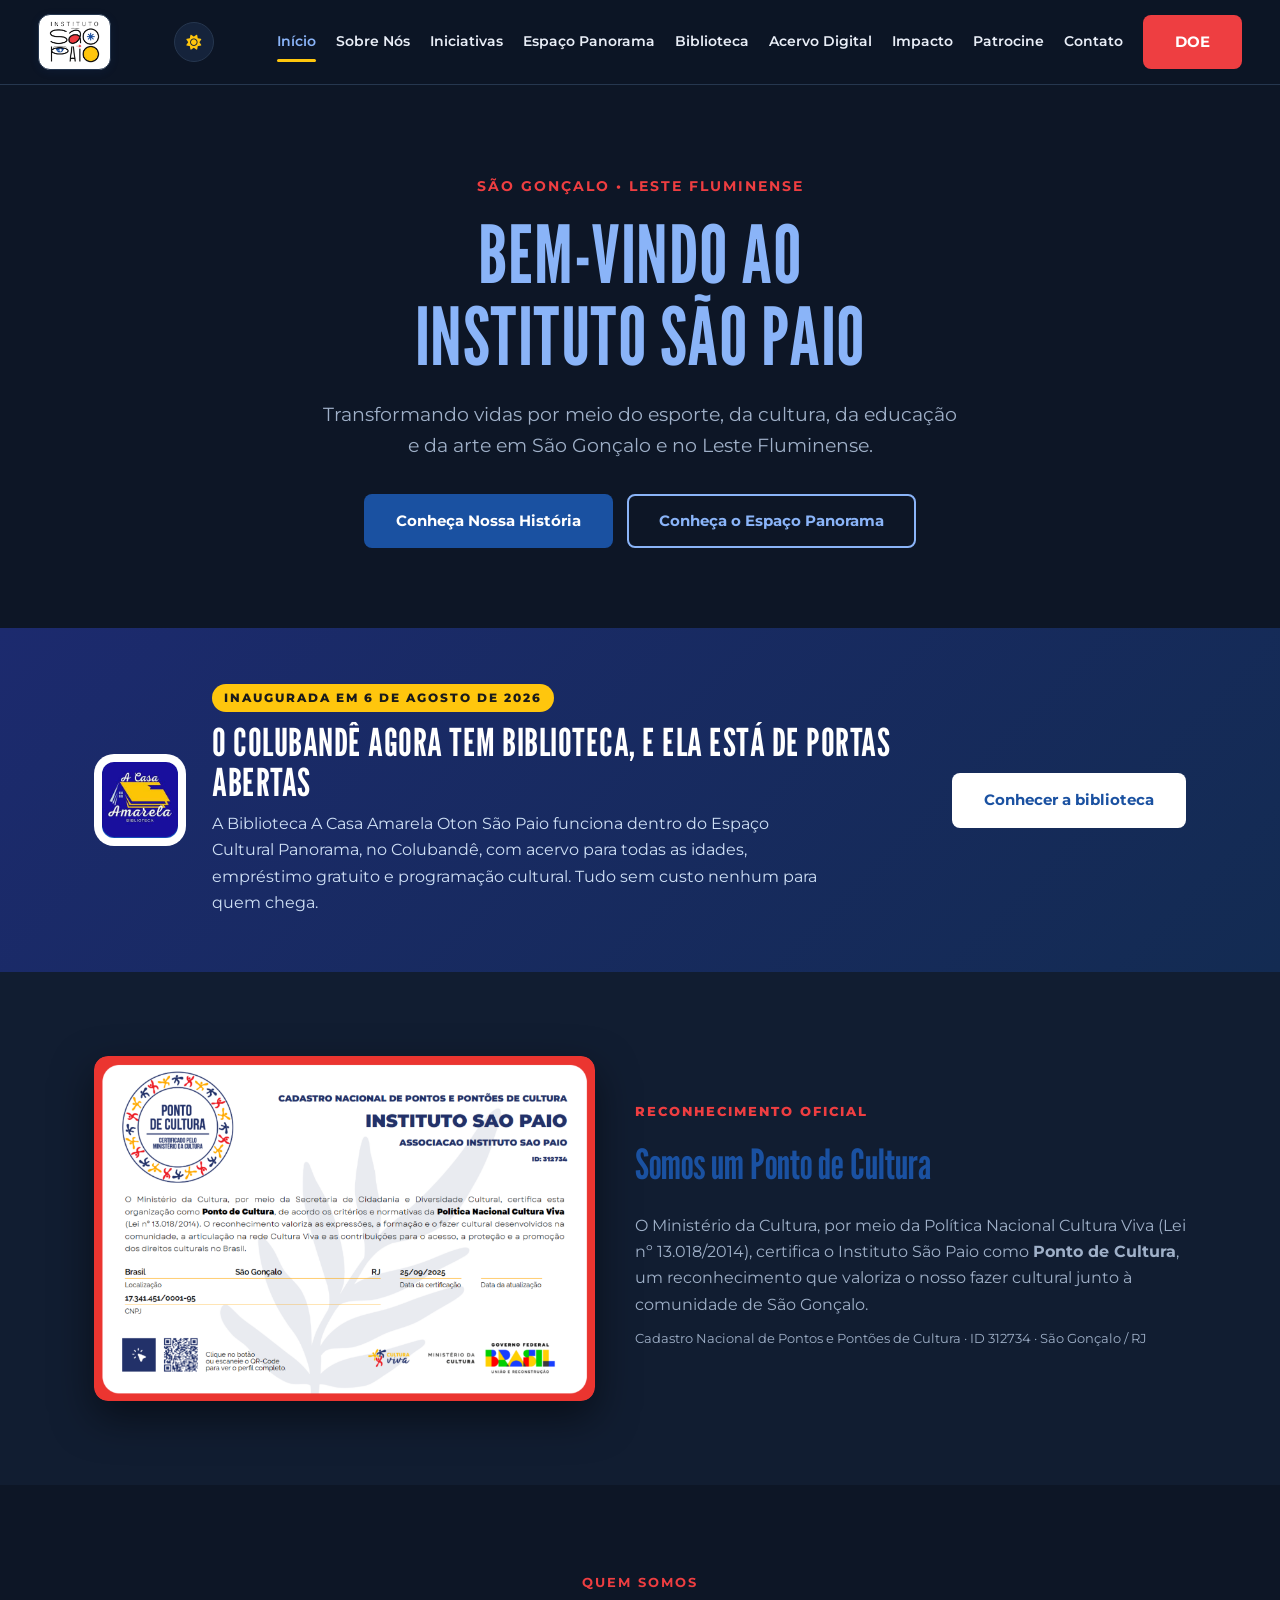
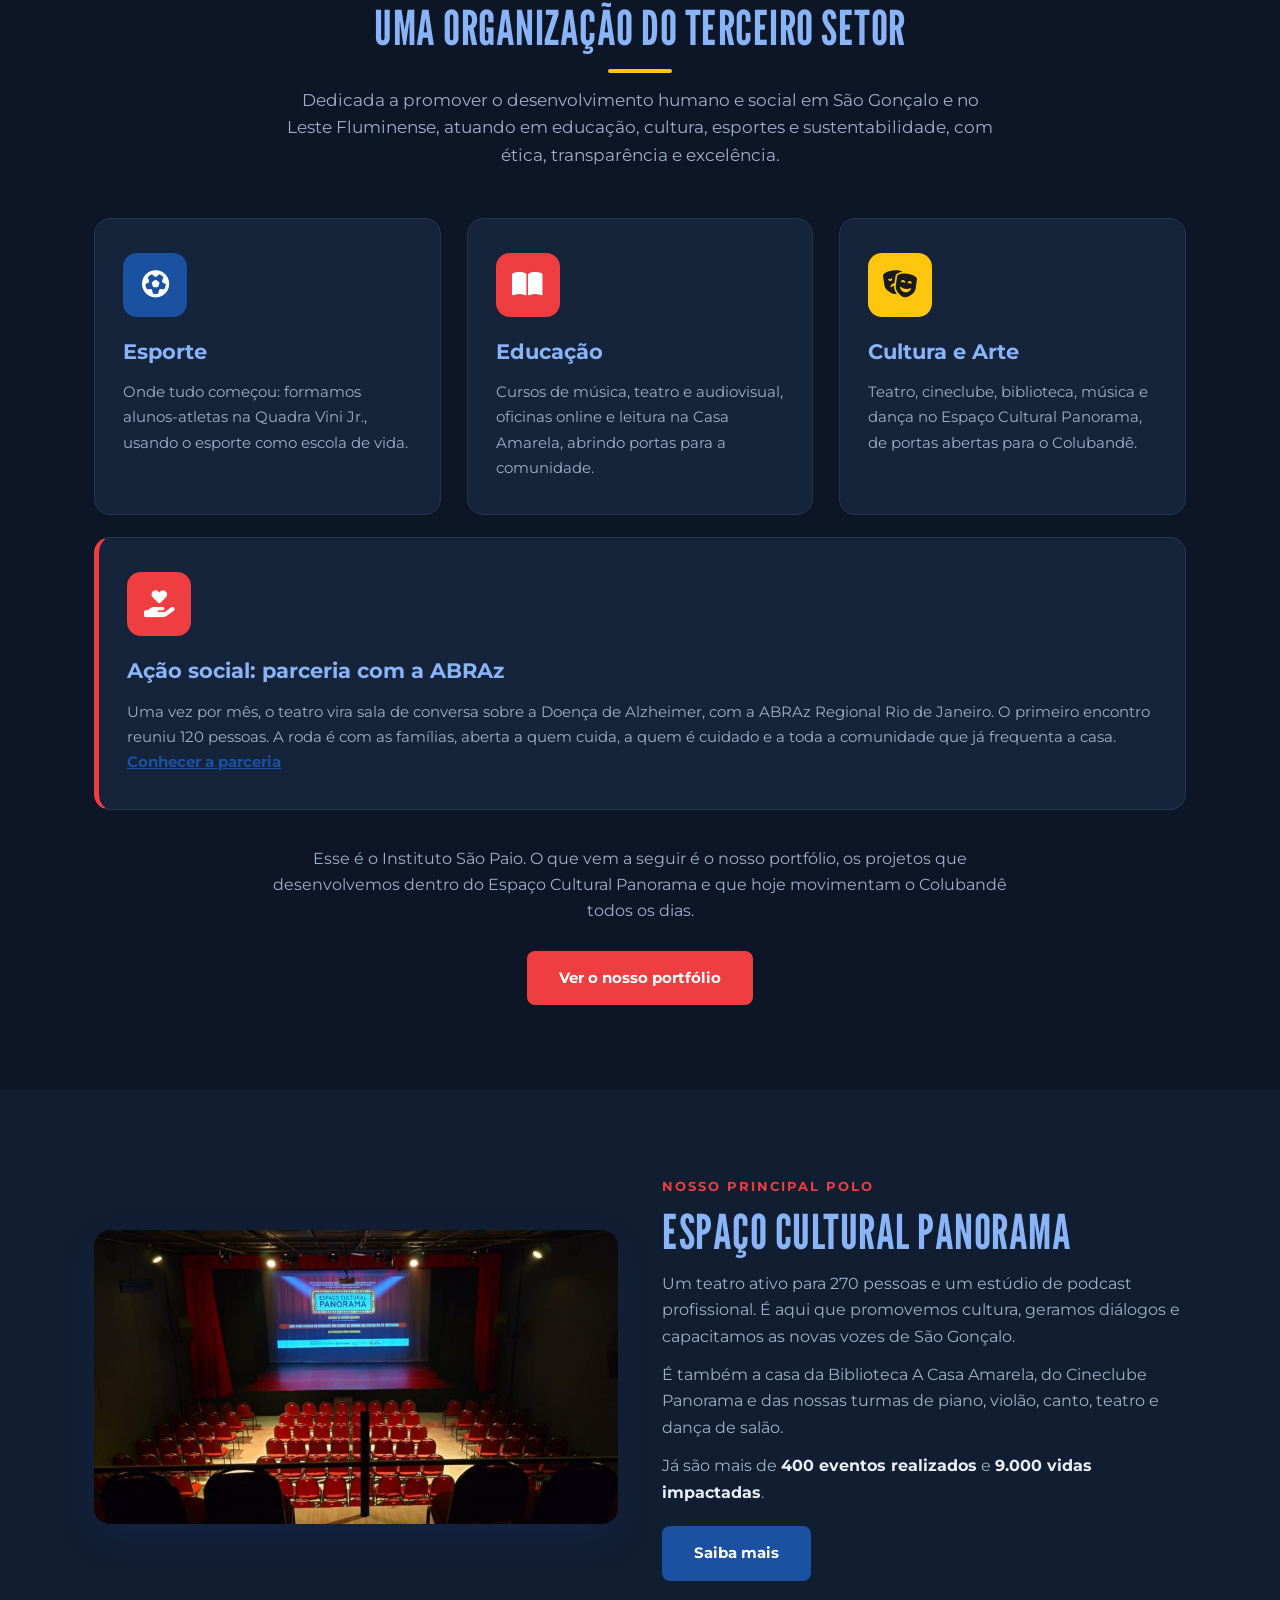
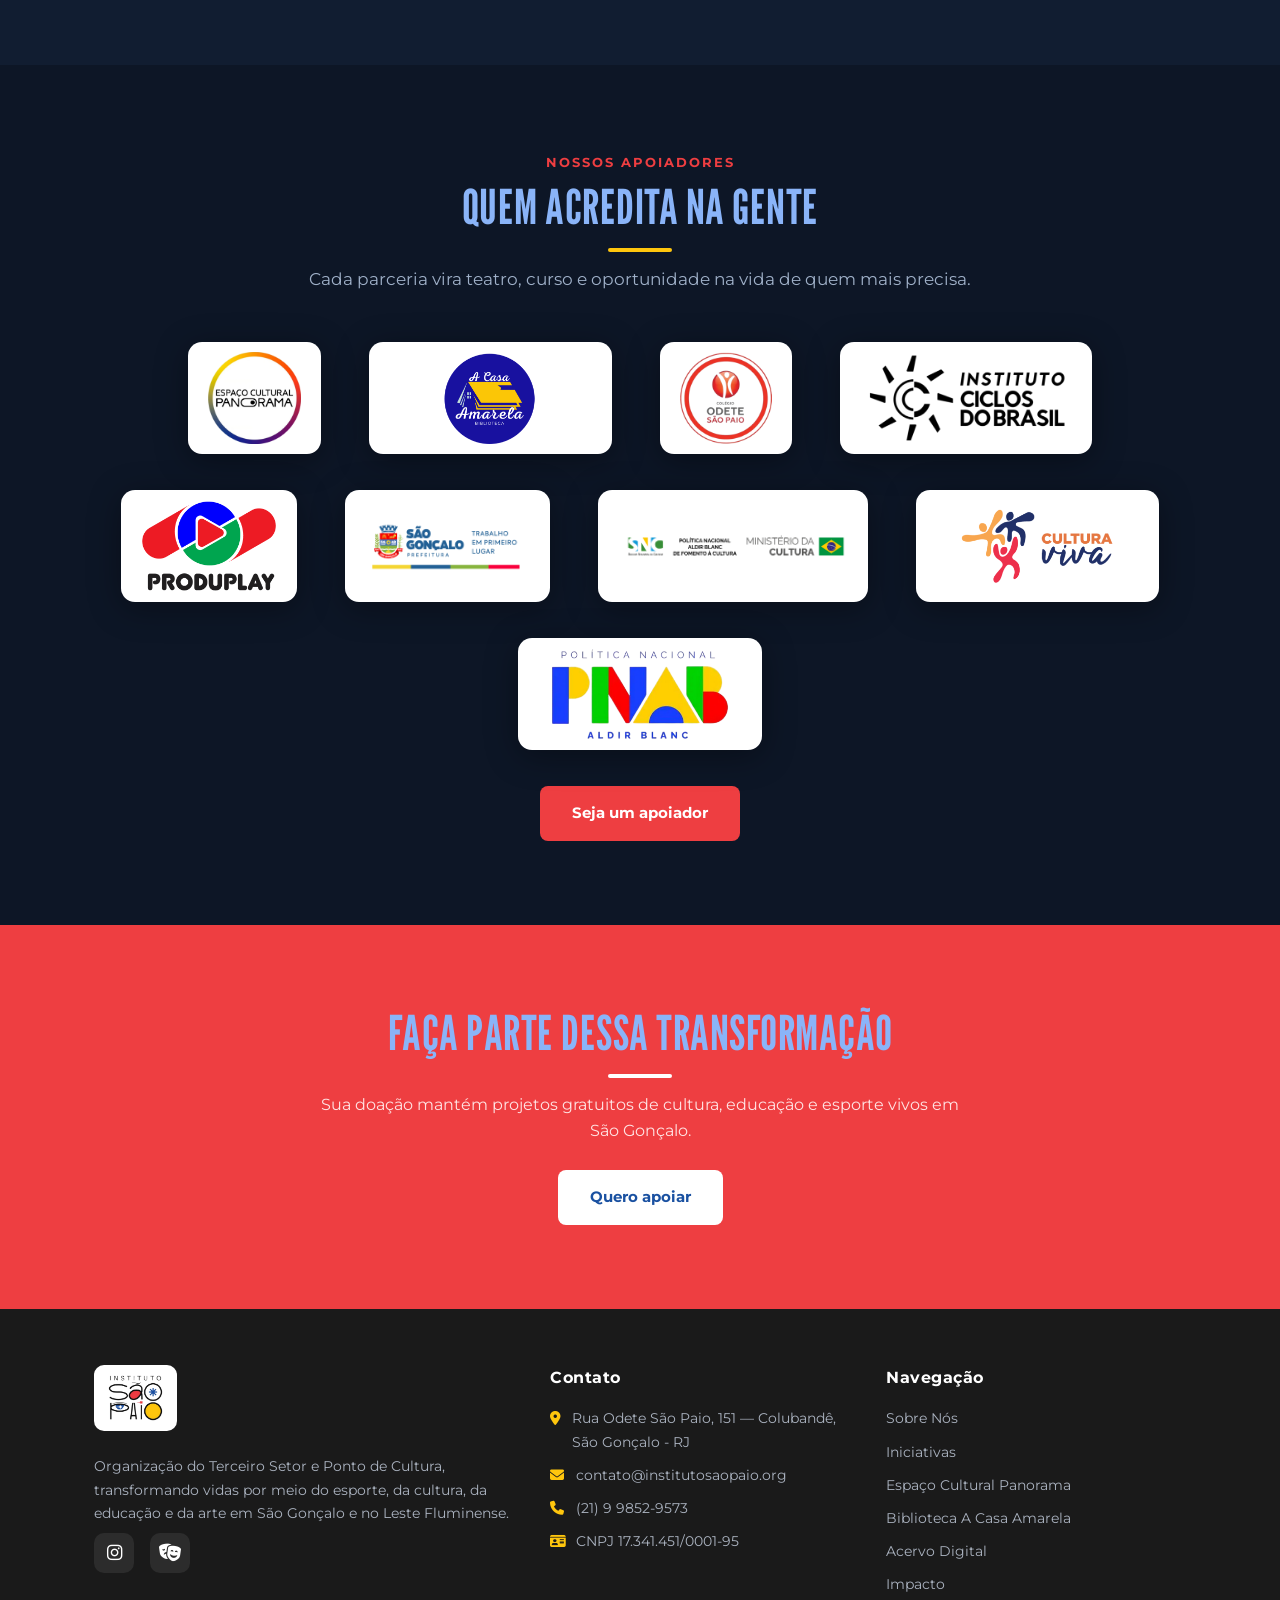
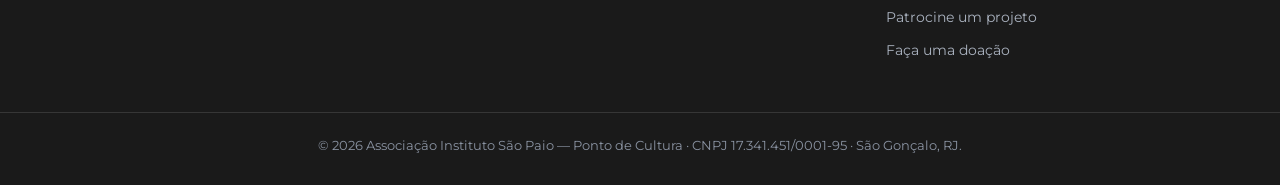
<file: index.html>
<!DOCTYPE html>
<html lang="pt-BR">
<head>
    <meta charset="UTF-8">
    <meta name="viewport" content="width=device-width, initial-scale=1.0">
    <meta name="description" content="Instituto São Paio — organização do Terceiro Setor e Ponto de Cultura em São Gonçalo, RJ. Esporte, educação, cultura e arte no Leste Fluminense.">
    <title>Instituto São Paio</title>
    <link rel="preconnect" href="https://fonts.googleapis.com">
    <link rel="preconnect" href="https://fonts.gstatic.com" crossorigin>
    <link href="https://fonts.googleapis.com/css2?family=League+Gothic&family=Montserrat:wght@400;500;600;700;800&display=swap" rel="stylesheet">
    <link rel="stylesheet" href="https://cdnjs.cloudflare.com/ajax/libs/font-awesome/6.4.0/css/all.min.css">
    <script>
        /* Tema pelo horário de quem visita: claro das 6h às 18h e escuro das
           18h01 às 5h59 (o claro é o padrão). A escolha feita no botão lua/sol
           vale até a próxima virada. Aplica antes da página aparecer (evita "piscar"). */
        (function(){var t='claro';try{var d=new Date(),m=d.getHours()*60+d.getMinutes();if(m<360||m>1080)t='escuro';var e=localStorage.getItem('isp-tema');if((e==='claro'||e==='escuro')&&+localStorage.getItem('isp-tema-ate')>Date.now())t=e;}catch(x){}document.documentElement.setAttribute('data-tema',t);})();
    </script>
    <link rel="icon" type="image/png" href="img/Logo.png">
    <link rel="stylesheet" href="style.css?v=20261105d">
</head>
<body>
    <!-- ===== CABECALHO (igual em todas as paginas) ===== -->
    <header class="site-header">
        <div class="header-inner">
            <a class="brand" href="index.html">
                <img class="logo" src="img/Logo.png" alt="Instituto São Paio">
            </a>
            <button class="nav-toggle" aria-label="Abrir menu"><i class="fas fa-bars"></i></button>
            <nav class="nav">
            <a class="nav-link active" href="index.html">Início</a>
            <a class="nav-link" href="sobre.html">Sobre Nós</a>
            <a class="nav-link" href="iniciativas.html">Iniciativas</a>
            <a class="nav-link" href="panorama.html">Espaço Panorama</a>
            <a class="nav-link" href="biblioteca.html">Biblioteca</a>
            <a class="nav-link" href="acervo.html">Acervo Digital</a>
            <a class="nav-link" href="impacto.html">Impacto</a>
            <a class="nav-link" href="patrocine.html">Patrocine</a>
            <a class="nav-link" href="contato.html">Contato</a>
            <a class="btn btn--accent" href="doe.html">DOE</a>
            </nav>
        </div>
    </header>

    <section class="hero">
        <p class="hero-eyebrow">São Gonçalo • Leste Fluminense</p>
        <h1 class="hero-title">Bem-vindo ao<br>Instituto São Paio</h1>
        <p class="hero-text">Transformando vidas por meio do esporte, da cultura, da educação e da arte
        em São Gonçalo e no Leste Fluminense.</p>
        <div class="hero-actions">
            <a class="btn btn--primary" href="sobre.html">Conheça Nossa História</a>
            <a class="btn btn--ghost" href="panorama.html">Conheça o Espaço Panorama</a>
        </div>
    </section>

    <!-- ===== CHAMADA: BIBLIOTECA A CASA AMARELA =====
         ADMIN: o selo, o título e o texto abaixo são editados no
         painel admin.html, aba "Biblioteca". Para remover o banner,
         apague desta linha até o fim da section. -->
    <section class="section bib-banner" style="padding:56px 0;">
        <div class="container reveal">
            <img src="img/biblioteca/logo-casa-amarela.png" alt="Logo da Biblioteca A Casa Amarela">
            <div>
                <span class="selo-tag" data-bib="selo">Inaugurada em 6 de agosto de 2026</span>
                <h2 data-bib="destaque">O Colubandê agora tem biblioteca, e ela está de portas abertas</h2>
                <p data-bib="texto">A Biblioteca A Casa Amarela Oton São Paio funciona dentro do Espaço Cultural Panorama, no Colubandê, com acervo para todas as idades, empréstimo gratuito e programação cultural. Tudo sem custo nenhum para quem chega.</p>
            </div>
            <a class="btn btn--light" href="biblioteca.html">Conhecer a biblioteca</a>
        </div>
    </section>

    <section class="section section--alt" id="ponto-de-cultura">
        <div class="container cert-row">
            <div class="cert-frame reveal">
                <img src="img/certificado-cultura-viva.png" alt="Certificado de Ponto de Cultura do Instituto São Paio, emitido pelo Ministério da Cultura">
            </div>
            <div class="cert-text reveal">
                <span class="selo-tag">Reconhecimento oficial</span>
                <h2>Somos um Ponto de Cultura</h2>
                <p>O Ministério da Cultura, por meio da Política Nacional Cultura Viva (Lei nº 13.018/2014),
                certifica o Instituto São Paio como <strong>Ponto de Cultura</strong>, um reconhecimento que
                valoriza o nosso fazer cultural junto à comunidade de São Gonçalo.</p>
                <p class="cert-id">Cadastro Nacional de Pontos e Pontões de Cultura · ID 312734 · São Gonçalo / RJ</p>
            </div>
        </div>
    </section>

    <section class="section">
        <div class="container">
            <div class="section-head reveal">
                <span class="eyebrow">Quem somos</span>
                <h2 class="section-title">Uma organização do Terceiro Setor</h2>
                <p class="section-sub">Dedicada a promover o desenvolvimento humano e social em São Gonçalo e no Leste Fluminense,
                atuando em educação, cultura, esportes e sustentabilidade, com ética, transparência e excelência.</p>
            </div>
            <div class="grid grid--3">
                <article class="card reveal">
                    <div class="card-icon icon-azul"><i class="fas fa-futbol"></i></div>
                    <h3>Esporte</h3>
                    <p>Onde tudo começou: formamos alunos-atletas na Quadra Vini Jr., usando o esporte como escola de vida.</p>
                </article>
                <article class="card reveal">
                    <div class="card-icon icon-vermelho"><i class="fas fa-book-open"></i></div>
                    <h3>Educação</h3>
                    <p>Cursos de música, teatro e audiovisual, oficinas online e leitura na Casa Amarela, abrindo portas para a comunidade.</p>
                </article>
                <article class="card reveal">
                    <div class="card-icon icon-amarelo"><i class="fas fa-masks-theater"></i></div>
                    <h3>Cultura e Arte</h3>
                    <p>Teatro, cineclube, biblioteca, música e dança no Espaço Cultural Panorama, de portas abertas para o Colubandê.</p>
                </article>
            </div>
            <div class="grid grid--3" style="margin-top:22px;">
                <article class="card reveal" style="grid-column:1 / -1;border-left:5px solid var(--vermelho);">
                    <div class="card-icon icon-vermelho"><i class="fas fa-hand-holding-heart"></i></div>
                    <h3>Ação social: parceria com a ABRAz</h3>
                    <p>Uma vez por mês, o teatro vira sala de conversa sobre a Doença de Alzheimer, com a ABRAz Regional Rio de
                    Janeiro. O primeiro encontro reuniu 120 pessoas. A roda é com as famílias, aberta a quem cuida, a
                    quem é cuidado e a toda a comunidade que já frequenta a casa.
                    <a href="iniciativas.html#acao-social" style="color:var(--azul);font-weight:700;">Conhecer a parceria</a></p>
                </article>
            </div>
            <p class="reveal" style="text-align:center;max-width:760px;margin:36px auto 0;color:var(--texto-suave);">
            Esse é o Instituto São Paio. O que vem a seguir é o nosso portfólio, os projetos que desenvolvemos dentro do
            Espaço Cultural Panorama e que hoje movimentam o Colubandê todos os dias.</p>
            <div style="text-align:center; margin-top:26px;">
                <a class="btn btn--accent" href="iniciativas.html">Ver o nosso portfólio</a>
            </div>
        </div>
    </section>

    <section class="section section--alt">
        <div class="container media-row">
            <img class="reveal" src="img/espaco-cultural-panorama-teatro.jpg" alt="Teatro do Espaço Cultural Panorama com plateia montada">
            <div class="reveal">
                <span class="eyebrow">Nosso principal polo</span>
                <h2 class="section-title" style="text-align:left;">Espaço Cultural Panorama</h2>
                <p>Um teatro ativo para 270 pessoas e um estúdio de podcast profissional. É aqui que
                promovemos cultura, geramos diálogos e capacitamos as novas vozes de São Gonçalo.</p>
                <p>É também a casa da Biblioteca A Casa Amarela, do Cineclube Panorama e das nossas turmas de piano,
                violão, canto, teatro e dança de salão.</p>
                <p>Já são mais de <strong>400 eventos realizados</strong> e <strong>9.000 vidas impactadas</strong>.</p>
                <a class="btn btn--primary" href="panorama.html" style="margin-top:8px;">Saiba mais</a>
            </div>
        </div>
    </section>

    <!-- APOIADORES -->
    <section class="section" id="apoiadores">
        <div class="container">
            <div class="section-head reveal">
                <span class="eyebrow">Nossos apoiadores</span>
                <h2 class="section-title">Quem acredita na gente</h2>
                <p class="section-sub">Cada parceria vira teatro, curso e oportunidade na vida de quem mais precisa.</p>
            </div>
            <div class="apoiadores-grid reveal" id="apoiadores-grid"></div>
            <div style="text-align:center; margin-top:36px;">
                <a class="btn btn--accent" href="contato.html">Seja um apoiador</a>
            </div>
        </div>
    </section>

    <section class="section doe-band">
        <div class="container">
            <div class="section-head" style="margin-bottom:0;">
                <h2 class="section-title">Faça parte dessa transformação</h2>
                <p style="margin-top:14px;">Sua doação mantém projetos gratuitos de cultura, educação e esporte vivos em São Gonçalo.</p>
                <a class="btn btn--light" href="doe.html">Quero apoiar</a>
            </div>
        </div>
    </section>
    <!-- ===== RODAPE (igual em todas as paginas) ===== -->
    <footer class="site-footer">
        <div class="container footer-grid">
            <div class="footer-col">
                <div class="footer-logo"><img src="img/Logo.png" alt="Instituto São Paio"></div>
                <p>Organização do Terceiro Setor e Ponto de Cultura, transformando vidas por meio do esporte, da cultura, da educação e da arte em São Gonçalo e no Leste Fluminense.</p>
                <div class="social">
                    <a href="https://www.instagram.com/institutosaopaio/" target="_blank" rel="noopener" aria-label="Instagram do Instituto"><i class="fab fa-instagram"></i></a>
                    <a href="https://www.instagram.com/espacoculturalpanorama/" target="_blank" rel="noopener" aria-label="Instagram do Espaço Panorama"><i class="fas fa-masks-theater"></i></a>
                </div>
            </div>
            <div class="footer-col">
                <h4>Contato</h4>
                <ul>
                    <li><i class="fas fa-map-marker-alt"></i> Rua Odete São Paio, 151 — Colubandê, São Gonçalo - RJ</li>
                    <li><i class="fas fa-envelope"></i> contato@institutosaopaio.org</li>
                    <li><i class="fas fa-phone"></i> (21) 9 9852-9573</li>
                    <li><i class="fas fa-id-card"></i> CNPJ 17.341.451/0001-95</li>
                </ul>
            </div>
            <div class="footer-col">
                <h4>Navegação</h4>
                <ul>
                    <li><a href="sobre.html">Sobre Nós</a></li>
                    <li><a href="iniciativas.html">Iniciativas</a></li>
                    <li><a href="panorama.html">Espaço Cultural Panorama</a></li>
                    <li><a href="biblioteca.html">Biblioteca A Casa Amarela</a></li>
                    <li><a href="acervo.html">Acervo Digital</a></li>
                    <li><a href="impacto.html">Impacto</a></li>
                    <li><a href="patrocine.html">Patrocine um projeto</a></li>
                    <li><a href="doe.html">Faça uma doação</a></li>
                </ul>
            </div>
        </div>
        <div class="footer-bottom">
            © <span class="ano-atual">2026</span> Associação Instituto São Paio — Ponto de Cultura · CNPJ 17.341.451/0001-95 · São Gonçalo, RJ.
        </div>
    </footer>

    <script src="dados.js?v=20260920a"></script>
    <script src="script.js?v=20260926a"></script>
</body>
</html>
</file>
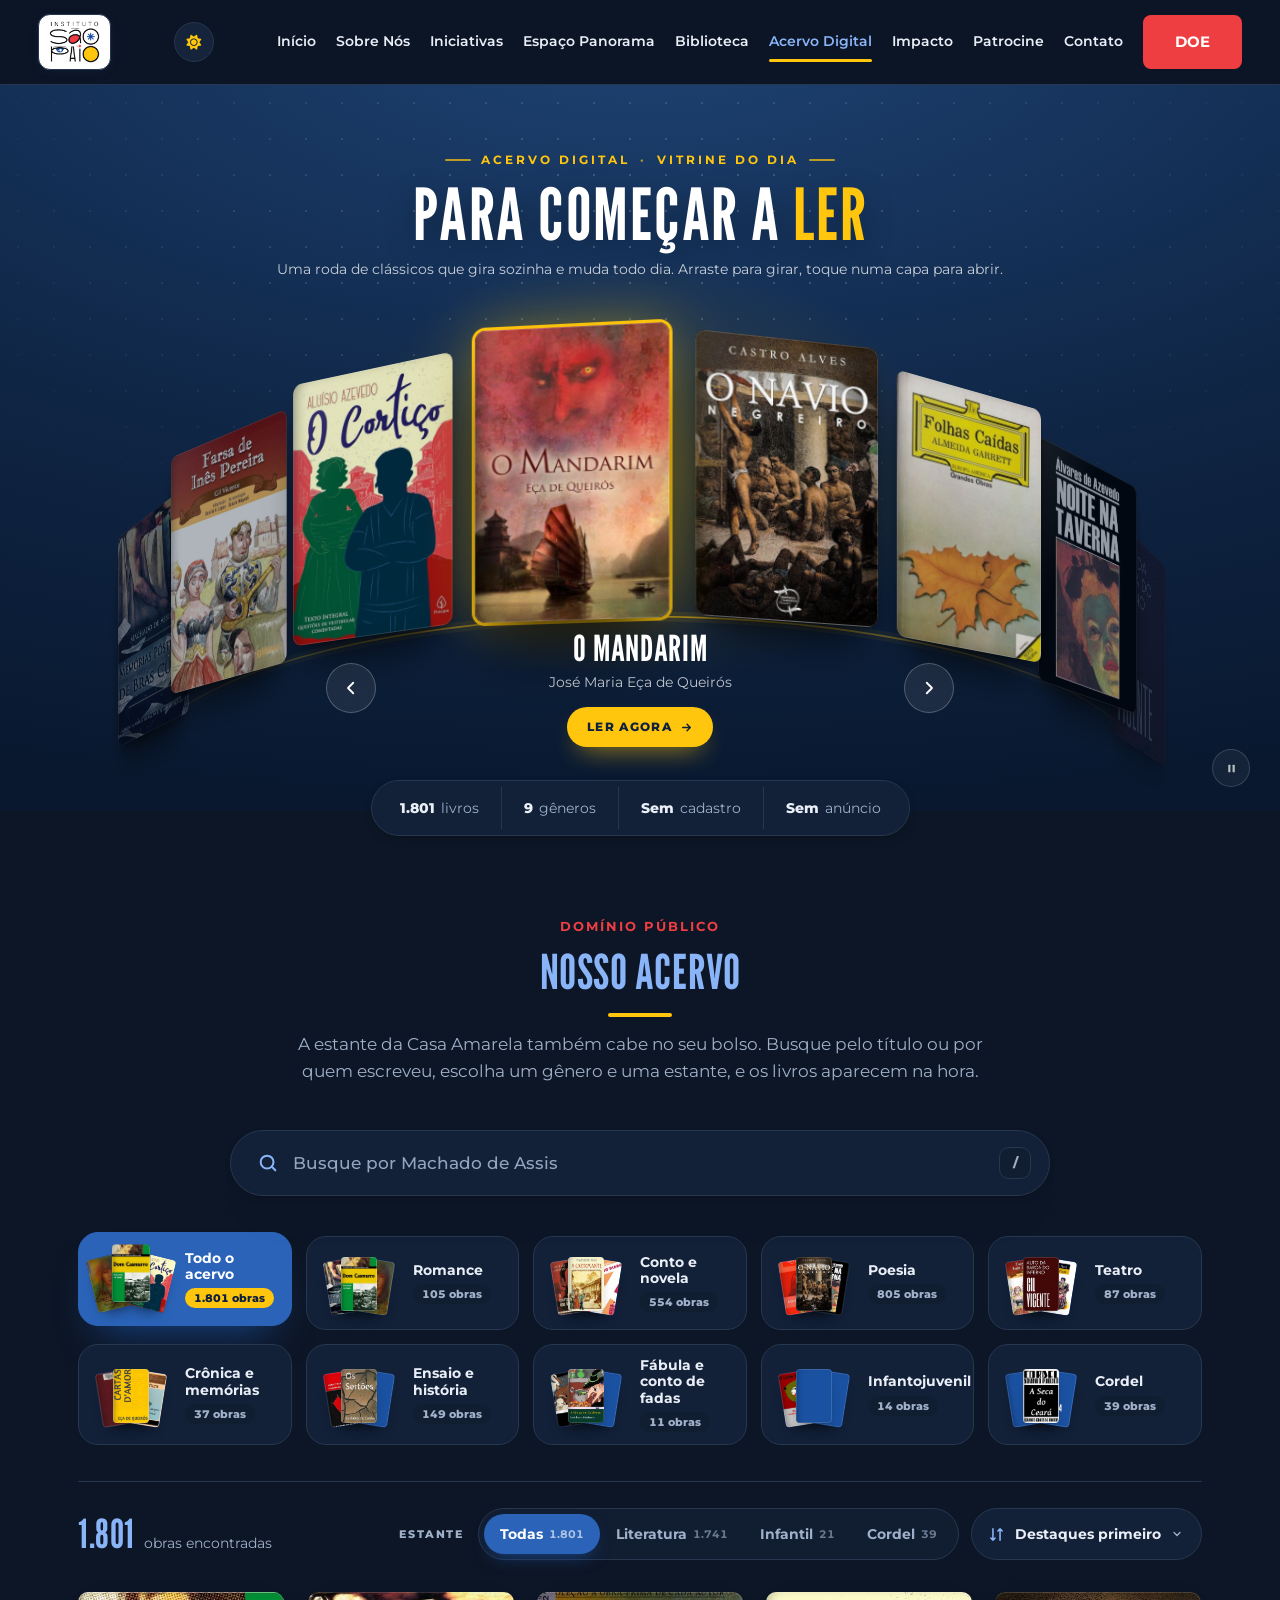
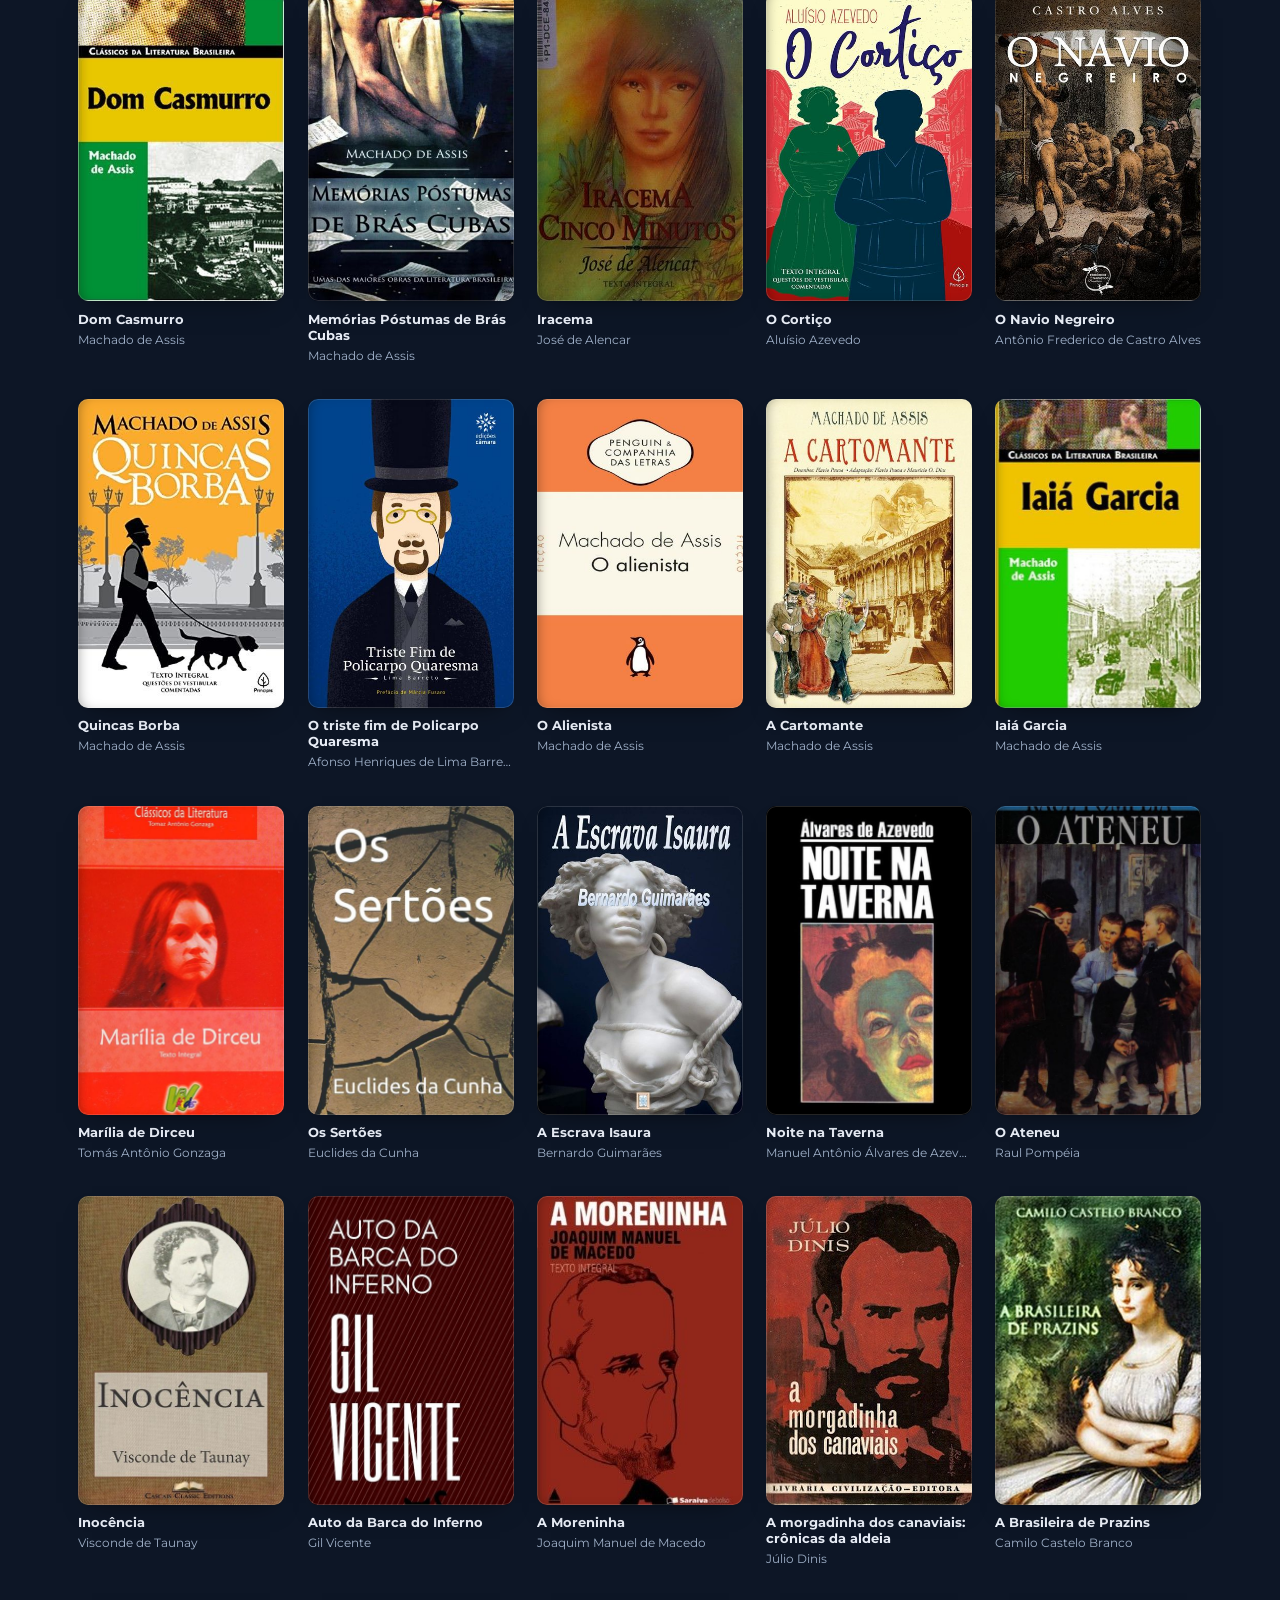
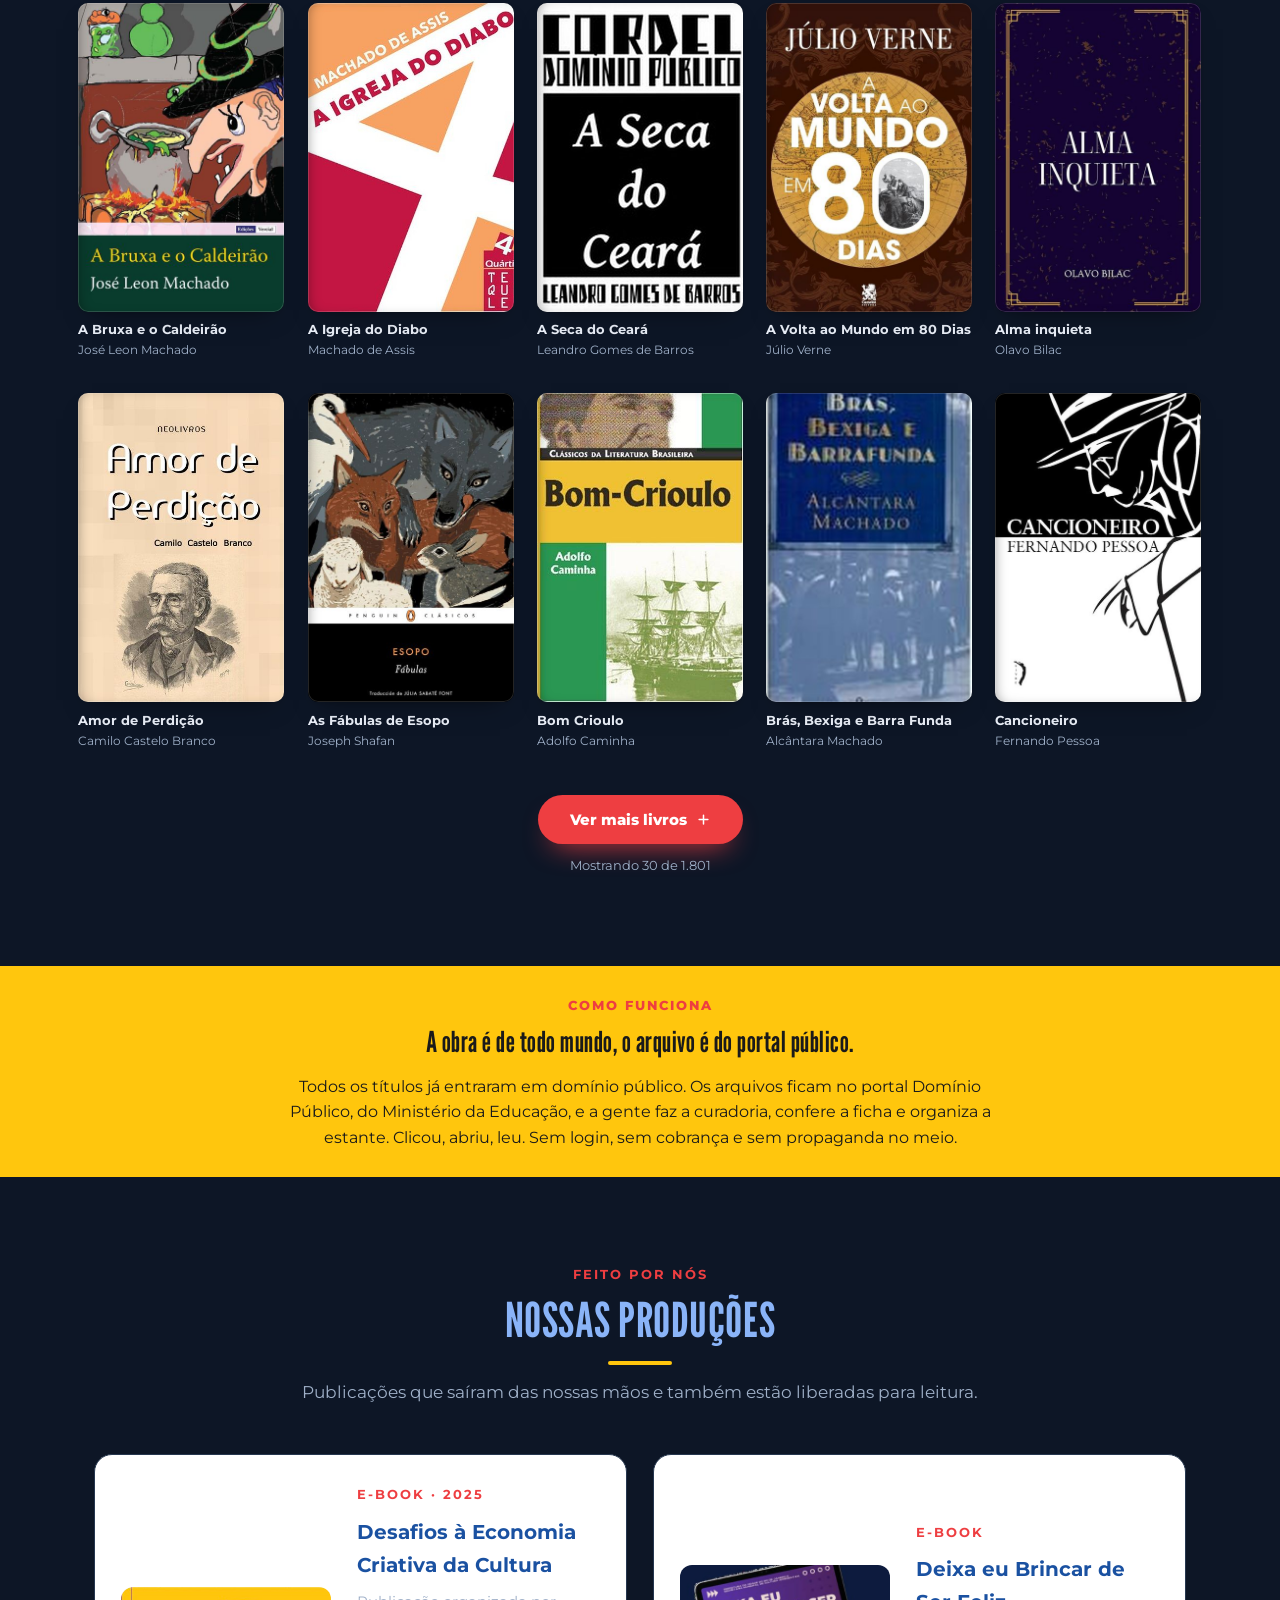
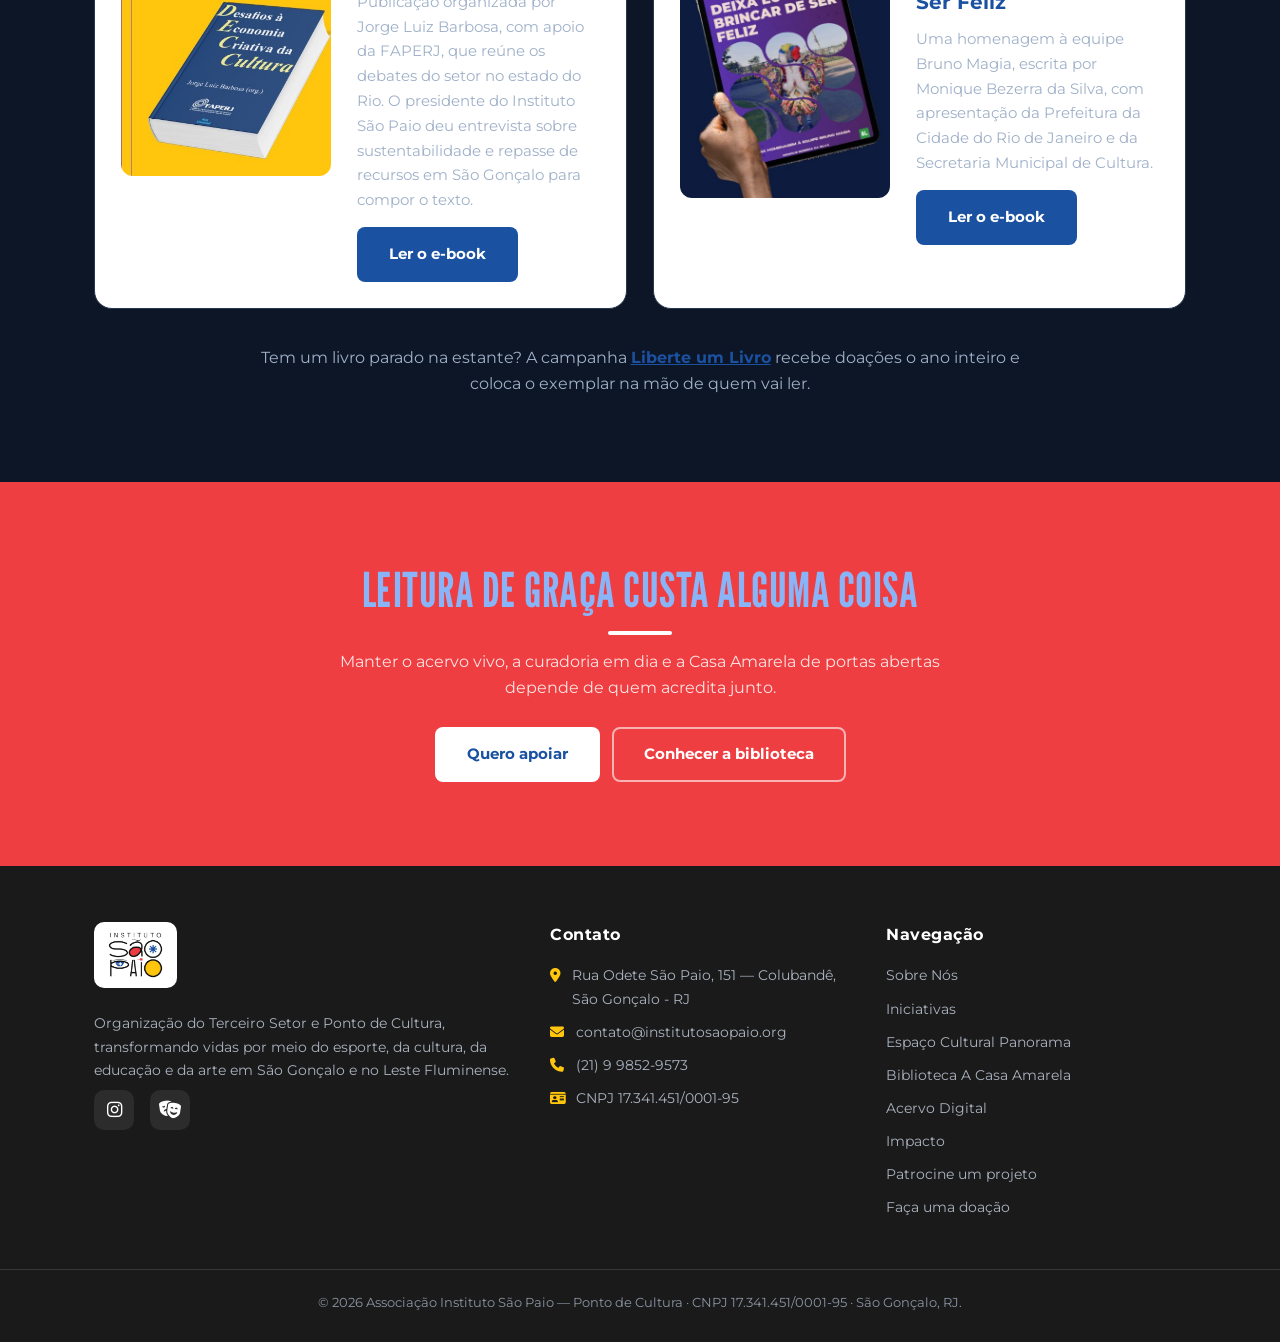
<file: acervo.html>
<!DOCTYPE html>
<html lang="pt-BR">
<head>
    <meta charset="UTF-8">
    <meta name="viewport" content="width=device-width, initial-scale=1.0">
    <meta name="description" content="Acervo Digital da Biblioteca A Casa Amarela Oton São Paio: mais de 1.800 obras de literatura, literatura infantil e cordel em domínio público, com capa e leitura direta, de graça, sem cadastro e sem anúncio.">
    <title>Acervo Digital — Biblioteca A Casa Amarela Oton São Paio</title>
    <link rel="preconnect" href="https://fonts.googleapis.com">
    <link rel="preconnect" href="https://fonts.gstatic.com" crossorigin>
    <link href="https://fonts.googleapis.com/css2?family=League+Gothic&family=Montserrat:wght@400;500;600;700;800&display=swap" rel="stylesheet">
    <link rel="stylesheet" href="https://cdnjs.cloudflare.com/ajax/libs/font-awesome/6.4.0/css/all.min.css">
    <script>
        /* Tema pelo horário de quem visita: claro das 6h às 18h e escuro das
           18h01 às 5h59 (o claro é o padrão). A escolha feita no botão lua/sol
           vale até a próxima virada. Aplica antes da página aparecer (evita "piscar"). */
        (function(){var t='claro';try{var d=new Date(),m=d.getHours()*60+d.getMinutes();if(m<360||m>1080)t='escuro';var e=localStorage.getItem('isp-tema');if((e==='claro'||e==='escuro')&&+localStorage.getItem('isp-tema-ate')>Date.now())t=e;}catch(x){}document.documentElement.setAttribute('data-tema',t);})();
    </script>
    <link rel="icon" type="image/png" href="img/Logo.png">
    <link rel="stylesheet" href="style.css?v=20261105d">
</head>
<body>
    <!-- ===== CABECALHO (igual em todas as paginas) ===== -->
    <header class="site-header">
        <div class="header-inner">
            <a class="brand" href="index.html">
                <img class="logo" src="img/Logo.png" alt="Instituto São Paio">
            </a>
            <button class="nav-toggle" aria-label="Abrir menu"><i class="fas fa-bars"></i></button>
            <nav class="nav">
            <a class="nav-link" href="index.html">Início</a>
            <a class="nav-link" href="sobre.html">Sobre Nós</a>
            <a class="nav-link" href="iniciativas.html">Iniciativas</a>
            <a class="nav-link" href="panorama.html">Espaço Panorama</a>
            <a class="nav-link" href="biblioteca.html">Biblioteca</a>
            <a class="nav-link active" href="acervo.html">Acervo Digital</a>
            <a class="nav-link" href="impacto.html">Impacto</a>
            <a class="nav-link" href="patrocine.html">Patrocine</a>
            <a class="nav-link" href="contato.html">Contato</a>
            <a class="btn btn--accent" href="doe.html">DOE</a>
            </nav>
        </div>
    </header>

    <!-- ===== VITRINE DO DIA: anel 3D de capas em meia-lua, girando sempre =====
         O anel é montado pelo acervo.js. Nas datas marcadas (window.ACERVO_DATAS)
         os textos do topo e os livros da roda mudam para o tema da data. -->
    <section class="acv-palco" id="acv-palco" aria-roledescription="carrossel" aria-label="Vitrine do dia">
        <div class="acv-pontos" aria-hidden="true"></div>
        <div class="acv-halo" aria-hidden="true"></div>
        <svg class="acv-orbita" id="acv-orbita" aria-hidden="true"></svg>
        <div class="acv-cena" id="acv-cena"><div class="acv-anel" id="acv-anel" aria-hidden="true"></div></div>

        <div class="acv-palco-topo">
            <div class="acv-eyebrow"><h1>Acervo Digital</h1><span class="acv-ponto" aria-hidden="true">·</span><span id="rec-eyebrow">Vitrine do dia</span></div>
            <h2 class="acv-titulo" id="rec-titulo">Para começar a <em>ler</em></h2>
            <p class="acv-sub" id="rec-sub">Uma roda de clássicos que gira sozinha e muda todo dia. Arraste para girar, toque numa capa para abrir.</p>
        </div>
        <div class="acv-palco-meio" id="acv-palco-meio"></div>
        <div class="acv-palco-base">
            <button class="acv-seta" id="acv-seta-ant" type="button" aria-label="Livro anterior"><svg viewBox="0 0 24 24" fill="none" stroke="currentColor" stroke-width="2.4" aria-hidden="true"><path d="M15 5l-7 7 7 7" stroke-linecap="round" stroke-linejoin="round"/></svg></button>
            <a class="acv-legenda acv-troca" id="acv-legenda" href="#acervo" rel="noopener">
                <span class="acv-lt" id="acv-leg-t">&nbsp;</span>
                <span class="acv-la" id="acv-leg-a">&nbsp;</span>
                <span class="acv-ler">Ler agora <svg viewBox="0 0 24 24" fill="none" stroke="currentColor" stroke-width="2.6" aria-hidden="true"><path d="M5 12h14M13 6l6 6-6 6" stroke-linecap="round" stroke-linejoin="round"/></svg></span>
            </a>
            <button class="acv-seta" id="acv-seta-prox" type="button" aria-label="Próximo livro"><svg viewBox="0 0 24 24" fill="none" stroke="currentColor" stroke-width="2.4" aria-hidden="true"><path d="M9 5l7 7-7 7" stroke-linecap="round" stroke-linejoin="round"/></svg></button>
        </div>
        <button class="acv-pausa" id="acv-pausa" type="button" aria-pressed="false" aria-label="Pausar a vitrine"><svg class="acv-i-pausa" viewBox="0 0 24 24" fill="currentColor" aria-hidden="true"><rect x="6" y="5" width="4" height="14" rx="1.2"/><rect x="14" y="5" width="4" height="14" rx="1.2"/></svg><svg class="acv-i-play" viewBox="0 0 24 24" fill="currentColor" aria-hidden="true"><path d="M8 5.5v13a1 1 0 0 0 1.5.86l10-6.5a1 1 0 0 0 0-1.72l-10-6.5A1 1 0 0 0 8 5.5Z"/></svg></button>
    </section>

    <div class="acv-numeros-faixa">
        <div class="acv-numeros">
            <span><b id="acv-total">1.801</b> livros</span>
            <span><b>9</b> gêneros</span>
            <span><b>Sem</b> cadastro</span>
            <span><b>Sem</b> anúncio</span>
        </div>
    </div>

    <!-- ===== ACERVO: busca, gêneros, estante e ordem ===== -->
    <section class="section acv-acervo" id="acervo">
        <div class="acv-wrap">
            <div class="section-head reveal">
                <span class="eyebrow">Domínio público</span>
                <h2 class="section-title">Nosso acervo</h2>
                <p class="section-sub">A estante da Casa Amarela também cabe no seu bolso. Busque pelo título ou por quem escreveu, escolha um gênero e uma estante, e os livros aparecem na hora.</p>
            </div>

            <div class="acv-descoberta" id="acv-descoberta">
                <div class="acv-cmd" id="acv-cmd">
                    <label class="acv-cmd-campo" for="acv-busca">
                        <svg class="acv-lupa" viewBox="0 0 24 24" fill="none" stroke="currentColor" stroke-width="2.2" aria-hidden="true"><circle cx="11" cy="11" r="7"/><path d="M20 20l-3.6-3.6" stroke-linecap="round"/></svg>
                        <input type="search" id="acv-busca" placeholder="Busque por título ou autor" autocomplete="off" spellcheck="false"
                            role="combobox" aria-autocomplete="list" aria-expanded="false" aria-controls="acv-sug" aria-label="Buscar no acervo por título ou autor">
                        <span class="acv-kbd" aria-hidden="true">/</span>
                        <button class="acv-limpa-busca" id="acv-limpa-busca" type="button" aria-label="Limpar a busca"><svg viewBox="0 0 24 24" fill="none" stroke="currentColor" stroke-width="2.6" aria-hidden="true"><path d="M6 6l12 12M18 6L6 18" stroke-linecap="round"/></svg></button>
                    </label>
                    <div class="acv-sug" id="acv-sug" role="listbox" aria-label="Sugestões da busca"></div>
                </div>

                <div class="acv-generos" id="acv-generos" role="group" aria-label="Gêneros"></div>

                <div class="acv-ferramentas" id="acv-ferramentas">
                    <p class="acv-contador" id="acv-contador"><b>0</b><span id="acv-ct-txt">obras</span></p>
                    <div class="acv-ferr-dir">
                        <div class="acv-seg-bloco">
                            <span class="acv-rotulo">Estante</span>
                            <div class="acv-seg-wrap"><div class="acv-seg" id="acv-seg" role="group" aria-label="Estante"><span class="acv-seg-thumb" id="acv-seg-thumb"></span></div></div>
                        </div>
                        <div class="acv-ordem" id="acv-ordem">
                            <button class="acv-ordem-btn" id="acv-ordem-btn" type="button" aria-haspopup="true" aria-expanded="false" aria-label="Ordenar a estante">
                                <svg class="acv-ic" viewBox="0 0 24 24" fill="none" stroke="currentColor" stroke-width="2.2" aria-hidden="true"><path d="M7 4v16M7 20l-3-3M7 20l3-3M17 20V4M17 4l-3 3M17 4l3 3" stroke-linecap="round" stroke-linejoin="round"/></svg>
                                <span class="acv-ordem-txt" id="acv-ordem-txt">Destaques primeiro</span>
                                <svg class="acv-chev" viewBox="0 0 24 24" fill="none" stroke="currentColor" stroke-width="2.6" aria-hidden="true"><path d="M6 9l6 6 6-6" stroke-linecap="round" stroke-linejoin="round"/></svg>
                            </button>
                            <div class="acv-ordem-pop" id="acv-ordem-pop" role="menu"></div>
                        </div>
                    </div>
                </div>
                <div class="acv-ativos" id="acv-ativos"></div>
                <p class="acv-sr" id="acv-aviso" aria-live="polite"></p>
            </div>

            <div class="acv-estante" id="acv-estante"></div>
            <div class="acv-mais-linha">
                <button class="acv-mais" id="acv-mais" type="button" hidden>Ver mais livros <svg viewBox="0 0 24 24" fill="none" stroke="currentColor" stroke-width="2.4" aria-hidden="true"><path d="M12 5v14M5 12h14" stroke-linecap="round"/></svg></button>
                <span class="acv-mais-info" id="acv-mais-info"></span>
            </div>
        </div>
    </section>

    <!-- doca flutuante: aparece quando o painel de busca sai da tela -->
    <div class="acv-doca" id="acv-doca" role="toolbar" aria-label="Atalhos do acervo">
        <button class="acv-d-ic" id="acv-d-busca" type="button" aria-label="Buscar no acervo"><svg viewBox="0 0 24 24" fill="none" stroke="currentColor" stroke-width="2.3" aria-hidden="true"><circle cx="11" cy="11" r="7"/><path d="M20 20l-3.6-3.6" stroke-linecap="round"/></svg></button>
        <button class="acv-d-info" id="acv-d-info" type="button"><svg viewBox="0 0 24 24" fill="none" stroke="currentColor" stroke-width="2.2" aria-hidden="true"><path d="M4 6h16M7 12h10M10 18h4" stroke-linecap="round"/></svg><span id="acv-d-txt">Todo o acervo</span><b class="acv-d-n" id="acv-d-n">1.801</b></button>
        <button class="acv-d-ic acv-d-topo" id="acv-d-topo" type="button" aria-label="Voltar para a vitrine"><svg viewBox="0 0 24 24" fill="none" stroke="currentColor" stroke-width="2.6" aria-hidden="true"><path d="M12 19V5M6 11l6-6 6 6" stroke-linecap="round" stroke-linejoin="round"/></svg></button>
    </div>

    <!-- ===== FAIXA: DE ONDE VEM O ARQUIVO ===== -->
    <div class="ponto-cultura">
        <span class="selo-tag">Como funciona</span><br>
        <strong>A obra é de todo mundo, o arquivo é do portal público.</strong>
        <p>Todos os títulos já entraram em domínio público. Os arquivos ficam no portal Domínio Público, do
        Ministério da Educação, e a gente faz a curadoria, confere a ficha e organiza a estante. Clicou, abriu, leu.
        Sem login, sem cobrança e sem propaganda no meio.</p>
    </div>

    <!-- ===== NOSSAS PRODUÇÕES ===== -->
    <section class="section">
        <div class="container">
            <div class="section-head reveal">
                <span class="eyebrow">Feito por nós</span>
                <h2 class="section-title">Nossas produções</h2>
                <p class="section-sub">Publicações que saíram das nossas mãos e também estão liberadas para leitura.</p>
            </div>
            <div class="grid grid--2">
                <article class="producao reveal">
                    <img src="img/acervo/ebook-economia-criativa.jpg" alt="Capa do e-book Desafios à Economia Criativa da Cultura, organizado por Jorge Luiz Barbosa">
                    <div>
                        <span class="eyebrow">E-book · 2025</span>
                        <h3>Desafios à Economia Criativa da Cultura</h3>
                        <p>Publicação organizada por Jorge Luiz Barbosa, com apoio da FAPERJ, que reúne os debates do setor
                        no estado do Rio. O presidente do Instituto São Paio deu entrevista sobre sustentabilidade e repasse
                        de recursos em São Gonçalo para compor o texto.</p>
                        <a class="btn btn--primary" href="https://bit.ly/458bERw" target="_blank" rel="noopener">Ler o e-book</a>
                    </div>
                </article>
                <article class="producao reveal">
                    <img src="img/acervo/ebook-deixa-eu-brincar.jpg" alt="Capa do e-book Deixa eu brincar de ser feliz, de Monique Bezerra da Silva">
                    <div>
                        <span class="eyebrow">E-book</span>
                        <h3>Deixa eu Brincar de Ser Feliz</h3>
                        <p>Uma homenagem à equipe Bruno Magia, escrita por Monique Bezerra da Silva, com apresentação da
                        Prefeitura da Cidade do Rio de Janeiro e da Secretaria Municipal de Cultura.</p>
                        <a class="btn btn--primary" href="https://drive.google.com/file/d/1ni_nSb9o7B3if4vmaqcCxRSrOyg22CZX/view" target="_blank" rel="noopener">Ler o e-book</a>
                    </div>
                </article>
            </div>
            <p class="reveal" style="text-align:center;max-width:760px;margin:36px auto 0;color:var(--texto-suave);">
            Tem um livro parado na estante? A campanha <a href="biblioteca.html" style="color:var(--azul);font-weight:700;">Liberte um Livro</a>
            recebe doações o ano inteiro e coloca o exemplar na mão de quem vai ler.</p>
        </div>
    </section>

    <!-- ===== CTA ===== -->
    <section class="section doe-band">
        <div class="container">
            <div class="section-head" style="margin-bottom:0;">
                <h2 class="section-title">Leitura de graça custa alguma coisa</h2>
                <p style="margin-top:14px;">Manter o acervo vivo, a curadoria em dia e a Casa Amarela de portas abertas
                depende de quem acredita junto.</p>
                <a class="btn btn--light" href="doe.html">Quero apoiar</a>
                <a class="btn btn--outline-light" href="biblioteca.html" style="margin-left:8px;">Conhecer a biblioteca</a>
            </div>
        </div>
    </section>

    <!-- ===== RODAPE (igual em todas as paginas) ===== -->
    <footer class="site-footer">
        <div class="container footer-grid">
            <div class="footer-col">
                <div class="footer-logo"><img src="img/Logo.png" alt="Instituto São Paio"></div>
                <p>Organização do Terceiro Setor e Ponto de Cultura, transformando vidas por meio do esporte, da cultura, da educação e da arte em São Gonçalo e no Leste Fluminense.</p>
                <div class="social">
                    <a href="https://www.instagram.com/institutosaopaio/" target="_blank" rel="noopener" aria-label="Instagram do Instituto"><i class="fab fa-instagram"></i></a>
                    <a href="https://www.instagram.com/espacoculturalpanorama/" target="_blank" rel="noopener" aria-label="Instagram do Espaço Panorama"><i class="fas fa-masks-theater"></i></a>
                </div>
            </div>
            <div class="footer-col">
                <h4>Contato</h4>
                <ul>
                    <li><i class="fas fa-map-marker-alt"></i> Rua Odete São Paio, 151 — Colubandê, São Gonçalo - RJ</li>
                    <li><i class="fas fa-envelope"></i> contato@institutosaopaio.org</li>
                    <li><i class="fas fa-phone"></i> (21) 9 9852-9573</li>
                    <li><i class="fas fa-id-card"></i> CNPJ 17.341.451/0001-95</li>
                </ul>
            </div>
            <div class="footer-col">
                <h4>Navegação</h4>
                <ul>
                    <li><a href="sobre.html">Sobre Nós</a></li>
                    <li><a href="iniciativas.html">Iniciativas</a></li>
                    <li><a href="panorama.html">Espaço Cultural Panorama</a></li>
                    <li><a href="biblioteca.html">Biblioteca A Casa Amarela</a></li>
                    <li><a href="acervo.html">Acervo Digital</a></li>
                    <li><a href="impacto.html">Impacto</a></li>
                    <li><a href="patrocine.html">Patrocine um projeto</a></li>
                    <li><a href="doe.html">Faça uma doação</a></li>
                </ul>
            </div>
        </div>
        <div class="footer-bottom">
            © <span class="ano-atual">2026</span> Associação Instituto São Paio — Ponto de Cultura · CNPJ 17.341.451/0001-95 · São Gonçalo, RJ.
        </div>
    </footer>

    <script src="dados.js?v=20260920a"></script>
    <script src="script.js?v=20260926a"></script>
    <script src="acervo.js?v=20260926a"></script>
</body>
</html>
</file>
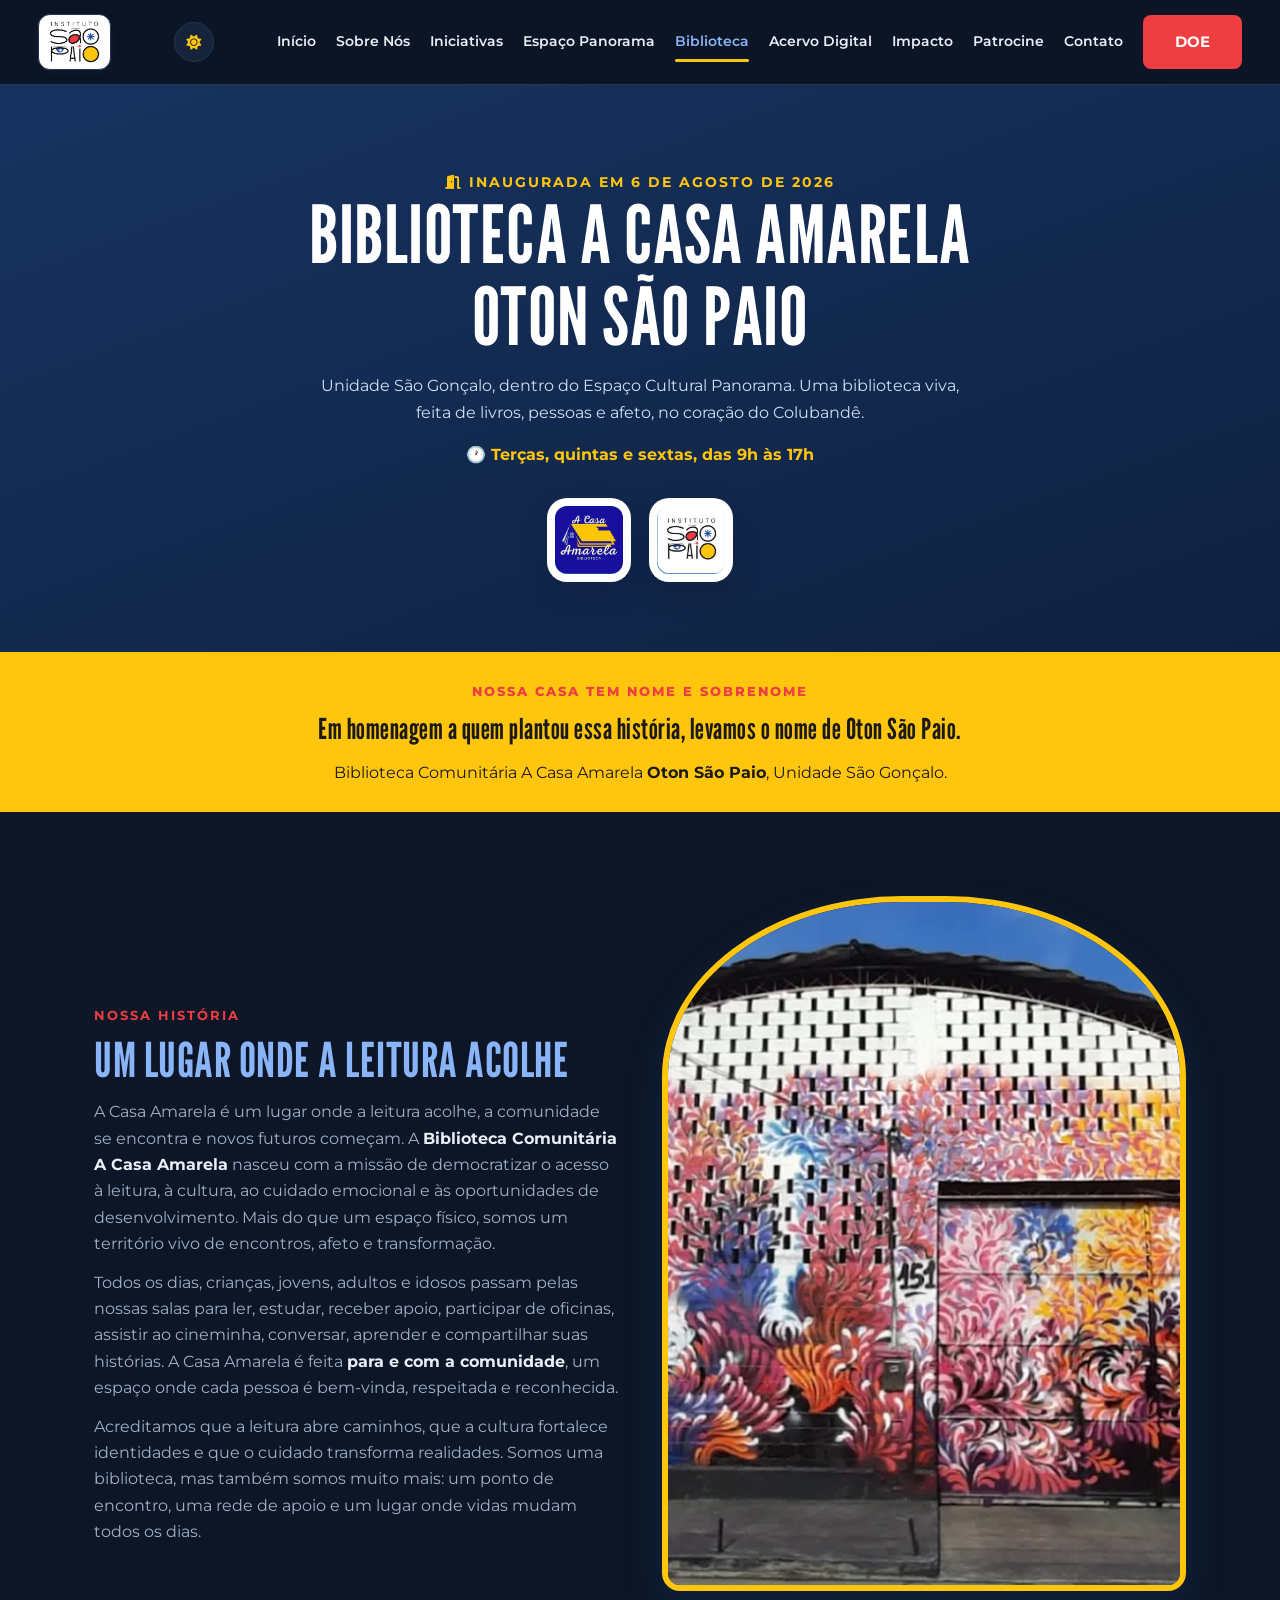
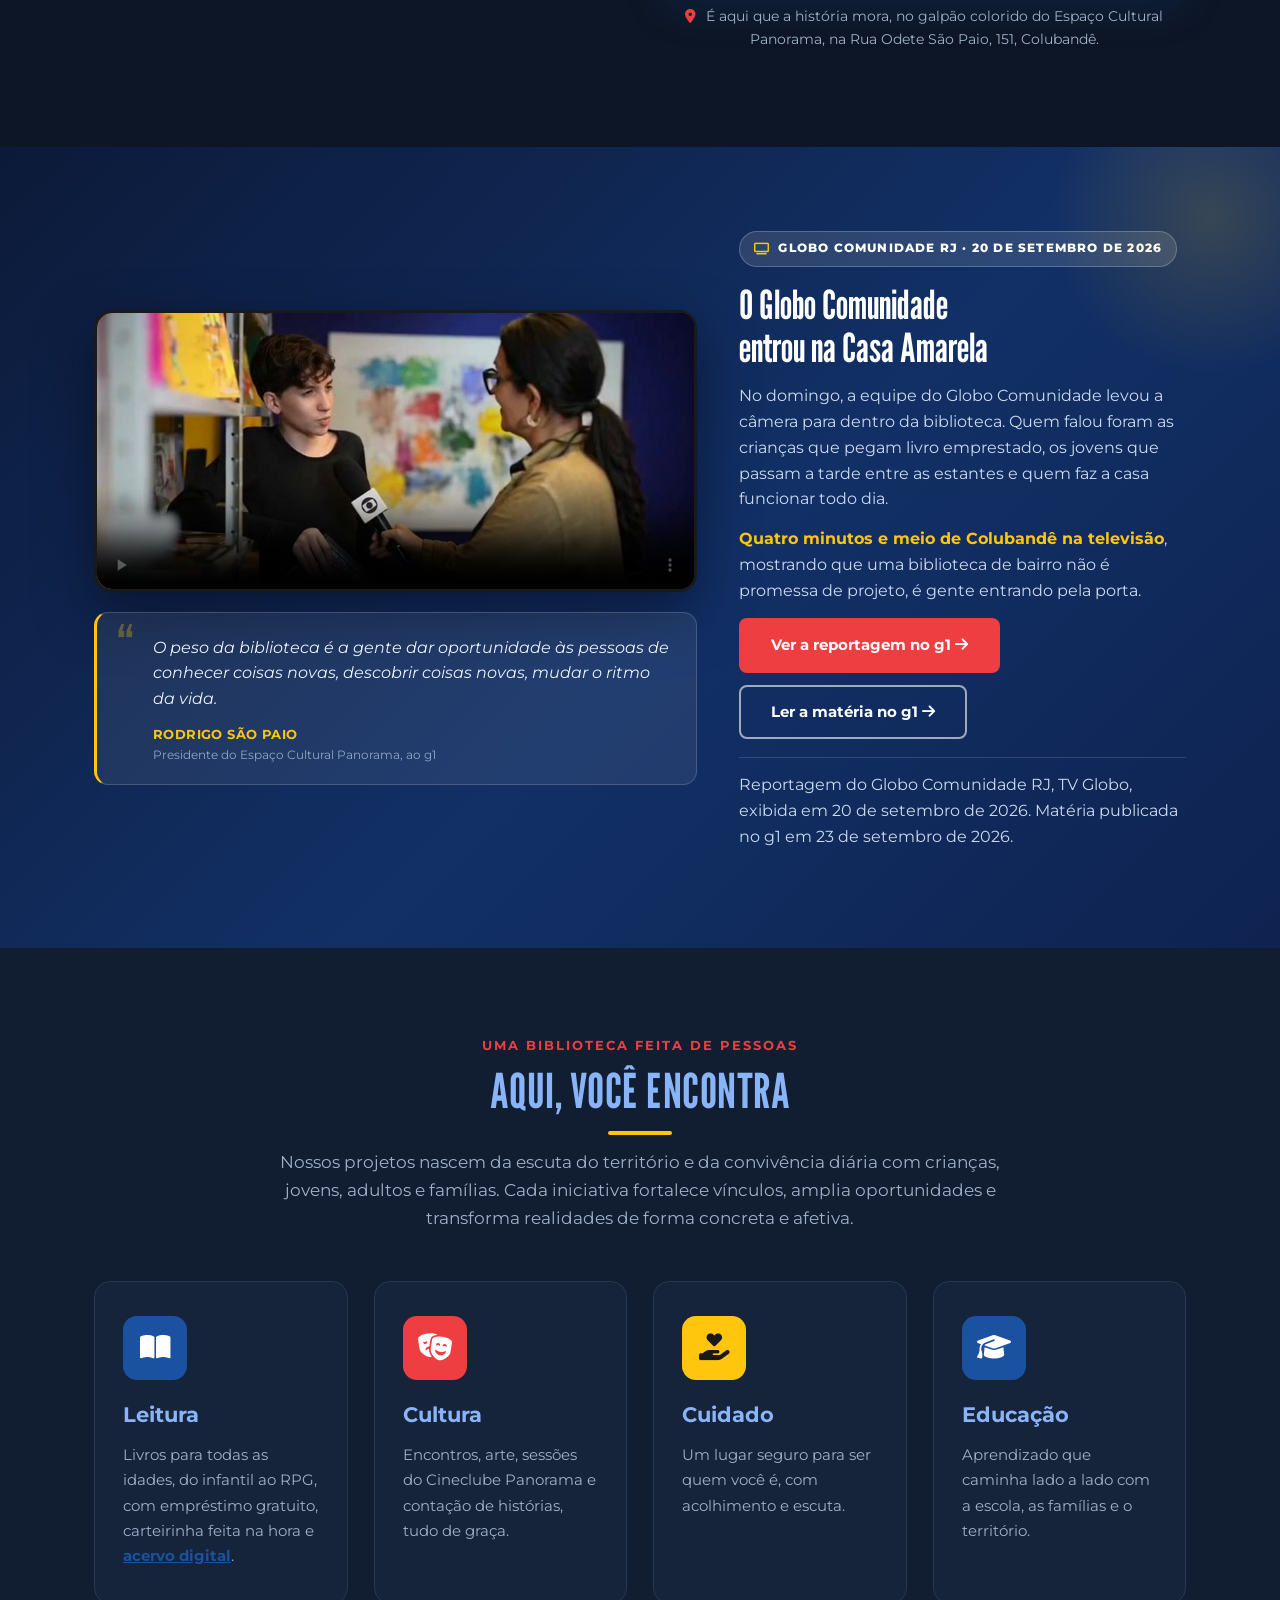
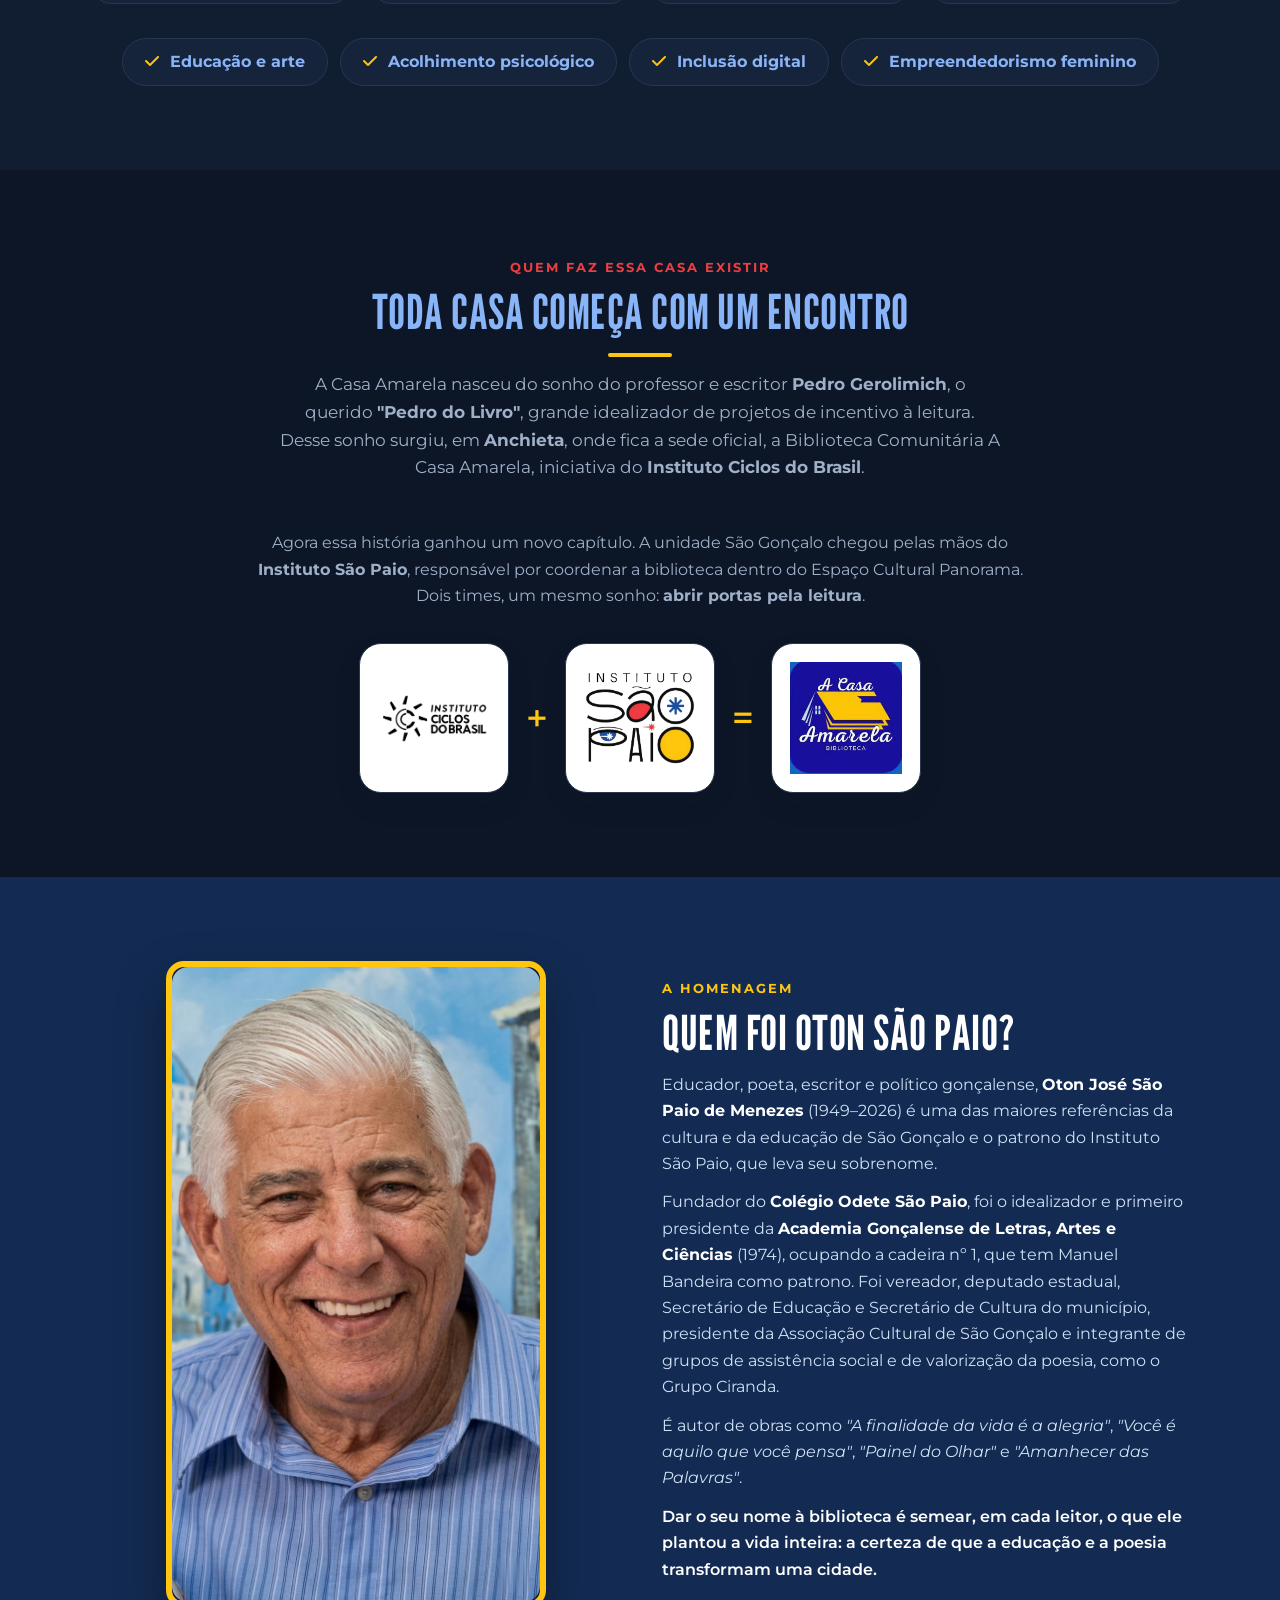
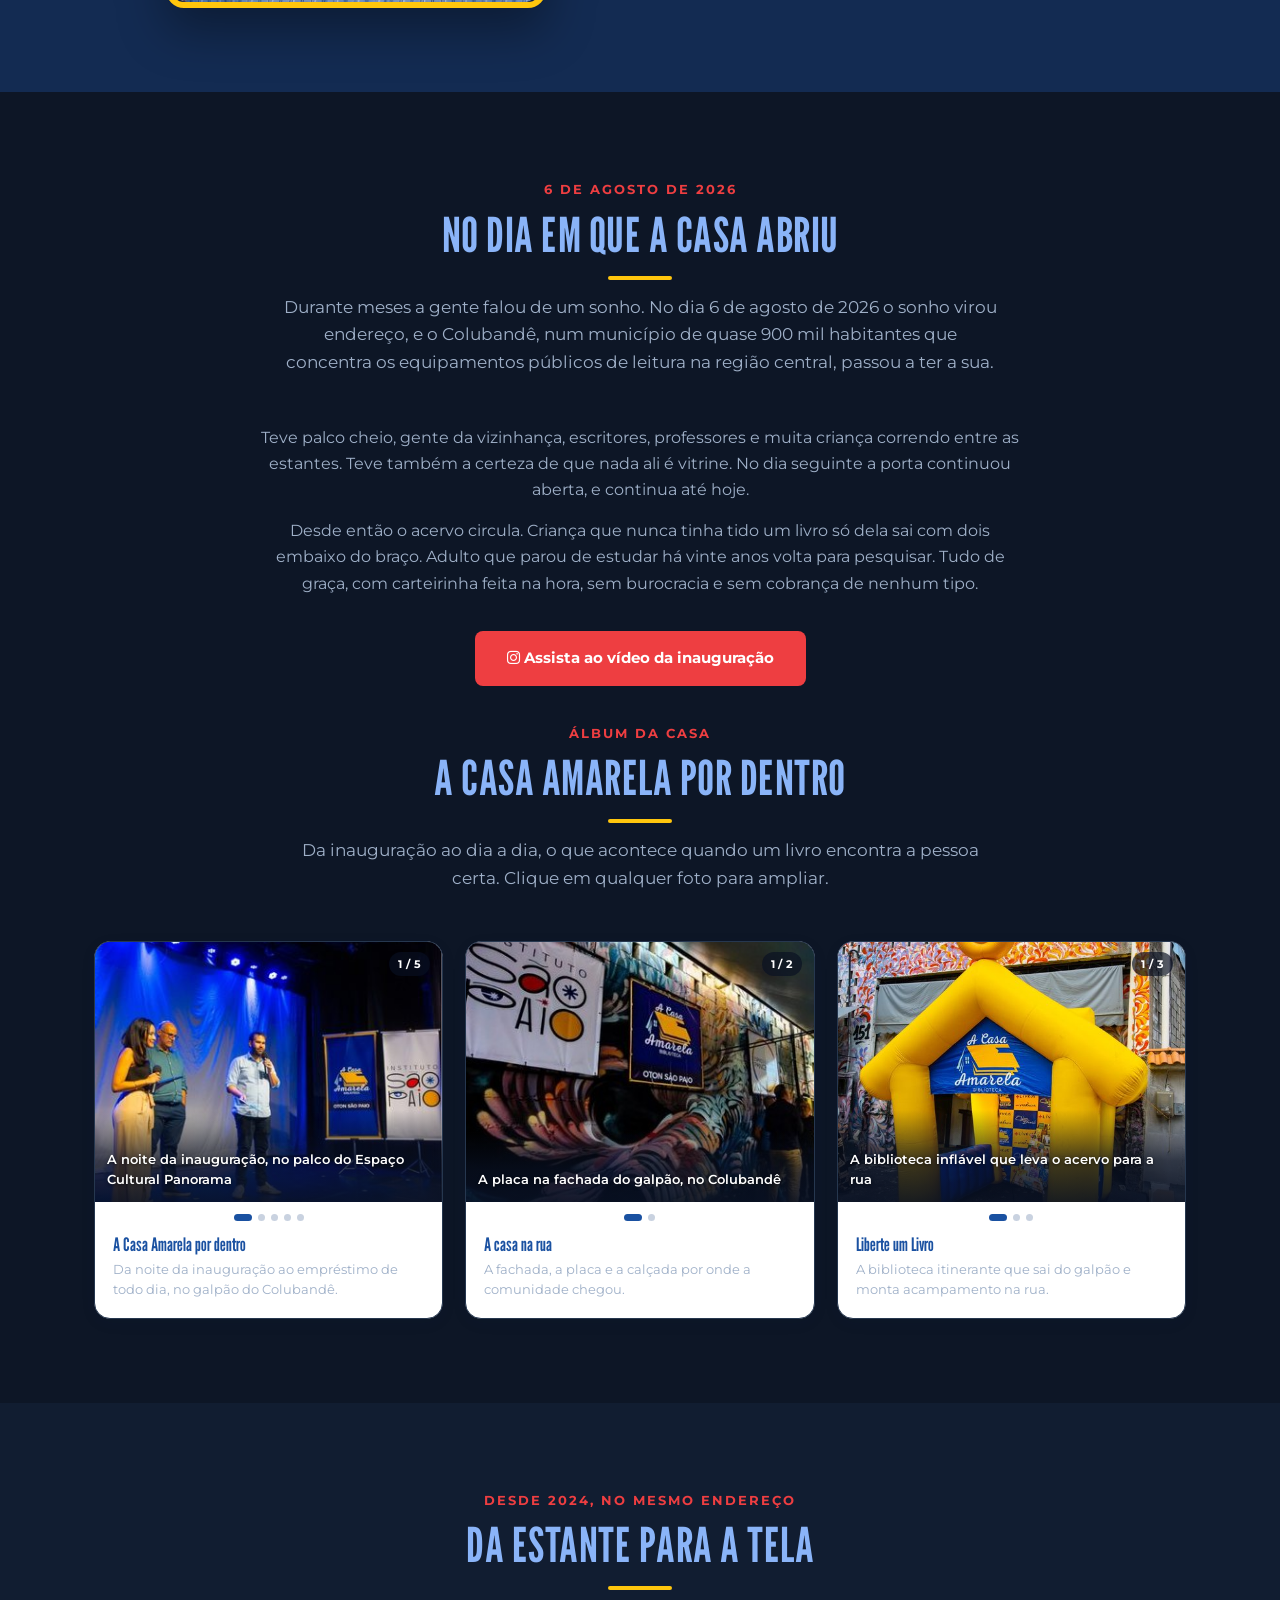
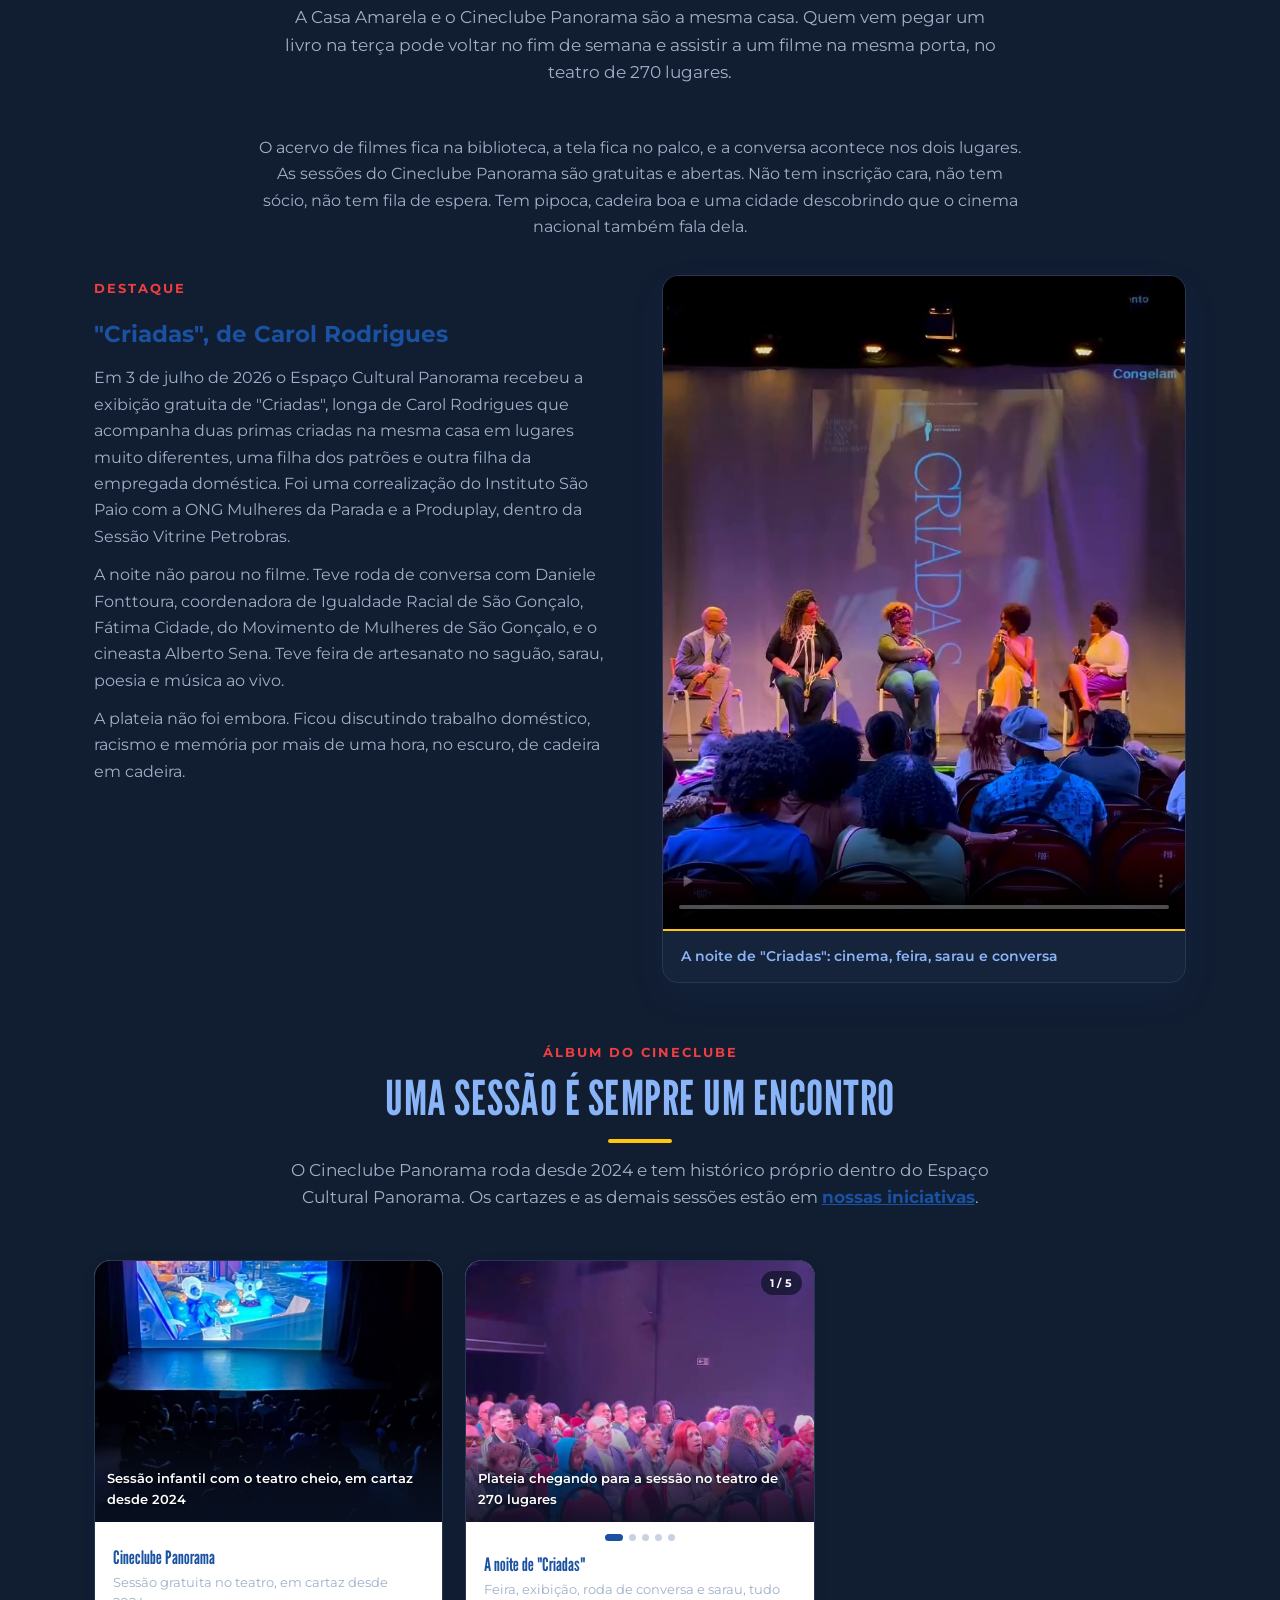
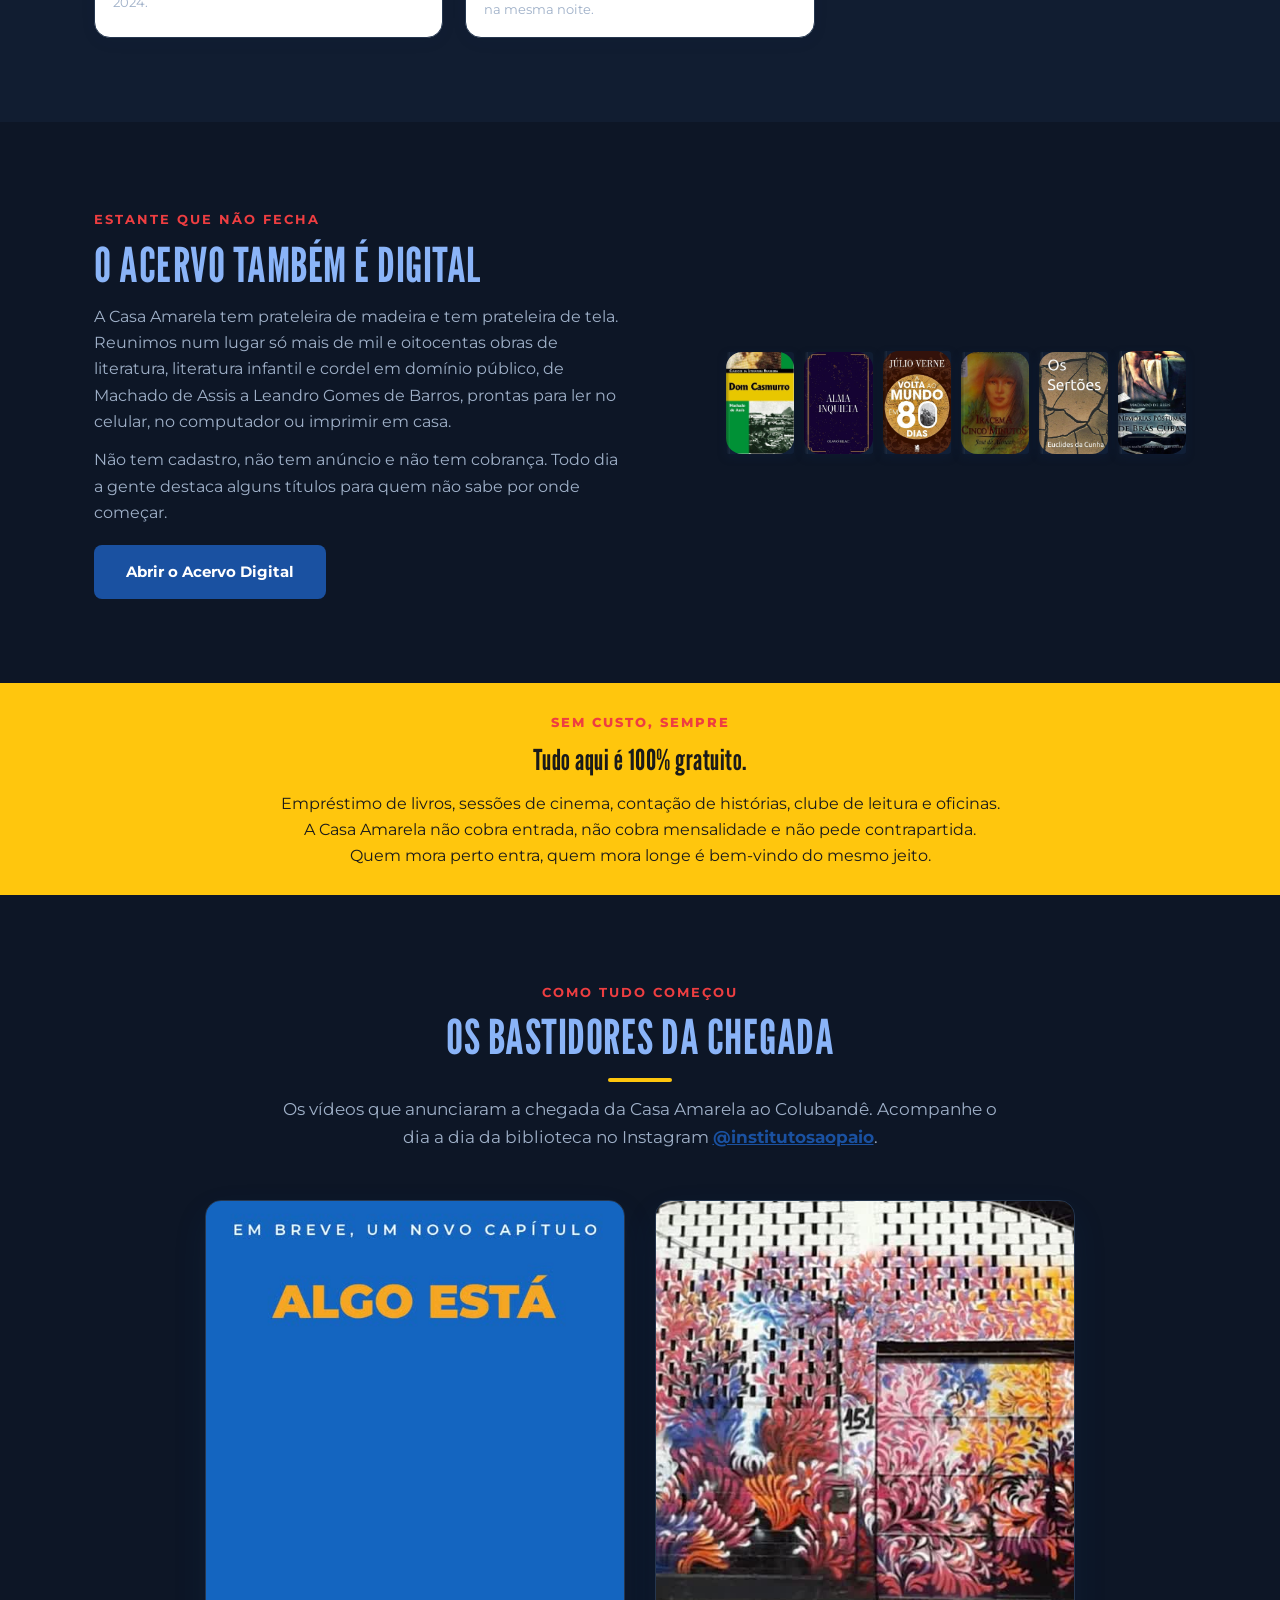
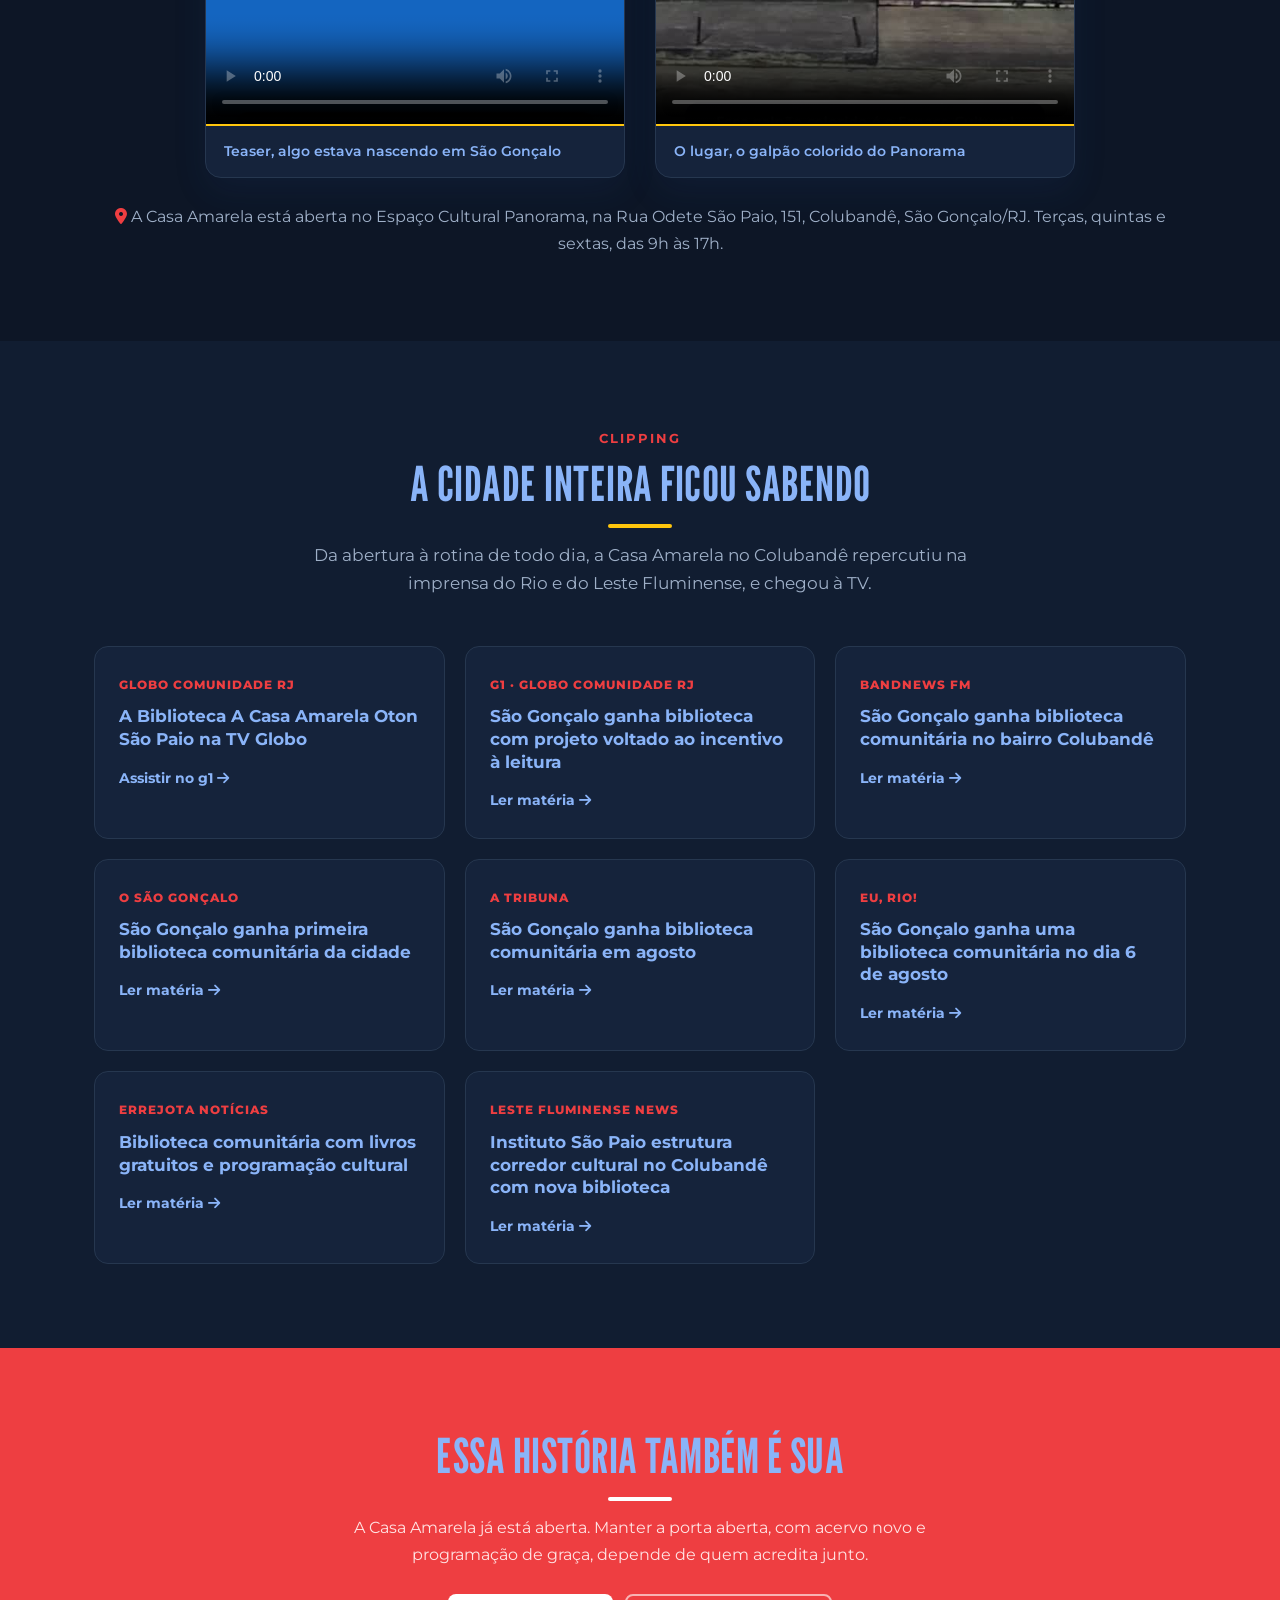
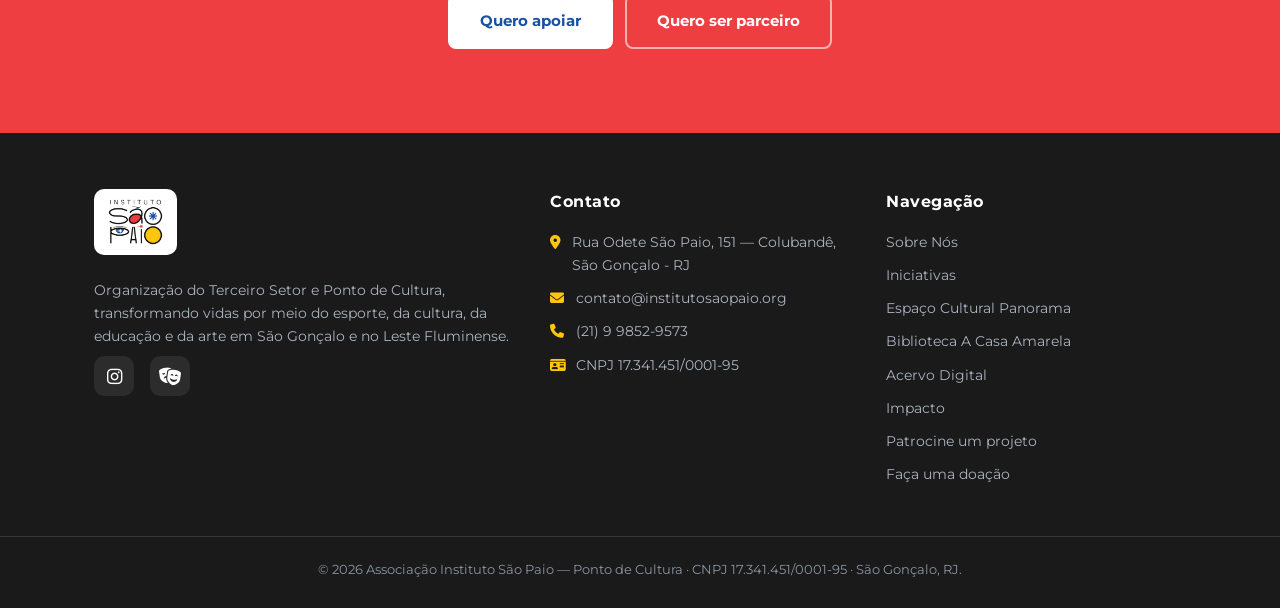
<file: biblioteca.html>
<!DOCTYPE html>
<html lang="pt-BR">
<head>
    <meta charset="UTF-8">
    <meta name="viewport" content="width=device-width, initial-scale=1.0">
    <meta name="description" content="Inaugurada em 6 de agosto de 2026, a Biblioteca Comunitária A Casa Amarela Oton São Paio levou uma biblioteca de porta aberta para o Colubandê, em São Gonçalo. Acervo, empréstimo, cineclube e oficinas 100% gratuitos no Espaço Cultural Panorama, no Colubandê. Reportagem do Globo Comunidade RJ.">
    <title>Biblioteca A Casa Amarela Oton São Paio — Instituto São Paio</title>
    <link rel="preconnect" href="https://fonts.googleapis.com">
    <link rel="preconnect" href="https://fonts.gstatic.com" crossorigin>
    <link href="https://fonts.googleapis.com/css2?family=League+Gothic&family=Montserrat:wght@400;500;600;700;800&display=swap" rel="stylesheet">
    <link rel="stylesheet" href="https://cdnjs.cloudflare.com/ajax/libs/font-awesome/6.4.0/css/all.min.css">
    <script>
        /* Tema pelo horário de quem visita: claro das 6h às 18h e escuro das
           18h01 às 5h59 (o claro é o padrão). A escolha feita no botão lua/sol
           vale até a próxima virada. Aplica antes da página aparecer (evita "piscar"). */
        (function(){var t='claro';try{var d=new Date(),m=d.getHours()*60+d.getMinutes();if(m<360||m>1080)t='escuro';var e=localStorage.getItem('isp-tema');if((e==='claro'||e==='escuro')&&+localStorage.getItem('isp-tema-ate')>Date.now())t=e;}catch(x){}document.documentElement.setAttribute('data-tema',t);})();
    </script>
    <link rel="icon" type="image/png" href="img/Logo.png">
    <link rel="stylesheet" href="style.css?v=20261105d">
</head>
<body>
    <!-- ===== CABECALHO (igual em todas as paginas) ===== -->
    <header class="site-header">
        <div class="header-inner">
            <a class="brand" href="index.html">
                <img class="logo" src="img/Logo.png" alt="Instituto São Paio">
            </a>
            <button class="nav-toggle" aria-label="Abrir menu"><i class="fas fa-bars"></i></button>
            <nav class="nav">
            <a class="nav-link" href="index.html">Início</a>
            <a class="nav-link" href="sobre.html">Sobre Nós</a>
            <a class="nav-link" href="iniciativas.html">Iniciativas</a>
            <a class="nav-link" href="panorama.html">Espaço Panorama</a>
            <a class="nav-link active" href="biblioteca.html">Biblioteca</a>
            <a class="nav-link" href="acervo.html">Acervo Digital</a>
            <a class="nav-link" href="impacto.html">Impacto</a>
            <a class="nav-link" href="patrocine.html">Patrocine</a>
            <a class="nav-link" href="contato.html">Contato</a>
            <a class="btn btn--accent" href="doe.html">DOE</a>
            </nav>
        </div>
    </header>

    <!-- ===== TOPO DA PÁGINA =====
         ADMIN: o selo e o horário de funcionamento continuam sendo
         editados no painel admin.html, aba "Biblioteca". O texto que
         está escrito aqui é o padrão, usado se o painel estiver vazio. -->
    <section class="page-hero">
        <p class="hero-eyebrow"><i class="fas fa-door-open"></i> <span data-bib="selo">Inaugurada em 6 de agosto de 2026</span></p>
        <h1 class="hero-title">Biblioteca A Casa Amarela<br>Oton São Paio</h1>
        <p>Unidade São Gonçalo, dentro do Espaço Cultural Panorama. Uma biblioteca viva, feita de livros, pessoas e afeto, no coração do Colubandê.</p>
        <p data-bib="horario" style="font-weight:700; color:var(--amarelo);">🕐 Terças, quintas e sextas, das 9h às 17h</p>
        <div class="bib-logos-hero">
            <img src="img/biblioteca/logo-casa-amarela.png" alt="Logo da Biblioteca A Casa Amarela">
            <img src="img/biblioteca/tile-instituto-sao-paio.png" alt="Logo do Instituto São Paio">
        </div>
    </section>

    <!-- Aviso especial (editado no admin, aba Biblioteca; só aparece se preenchido) -->
    <div class="ponto-cultura" data-bib="aviso-box" style="display:none;">
        <strong data-bib="aviso"></strong>
    </div>

    <!-- Faixa amarela: nome e sobrenome -->
    <div class="ponto-cultura">
        <span class="selo-tag">Nossa casa tem nome e sobrenome</span><br>
        <strong>Em homenagem a quem plantou essa história, levamos o nome de Oton São Paio.</strong>
        <p>Biblioteca Comunitária A Casa Amarela <b>Oton São Paio</b>, Unidade São Gonçalo.</p>
    </div>

    <!-- ===== HISTÓRIA ===== -->
    <section class="section">
        <div class="container media-row">
            <div class="reveal">
                <span class="eyebrow">Nossa história</span>
                <h2 class="section-title" style="text-align:left;">Um lugar onde a leitura acolhe</h2>
                <p>A Casa Amarela é um lugar onde a leitura acolhe, a comunidade se encontra e novos futuros começam.
                A <strong>Biblioteca Comunitária A Casa Amarela</strong> nasceu com a missão de democratizar o acesso à leitura,
                à cultura, ao cuidado emocional e às oportunidades de desenvolvimento. Mais do que um espaço físico,
                somos um território vivo de encontros, afeto e transformação.</p>
                <p>Todos os dias, crianças, jovens, adultos e idosos passam pelas nossas salas para ler, estudar,
                receber apoio, participar de oficinas, assistir ao cineminha, conversar, aprender e compartilhar
                suas histórias. A Casa Amarela é feita <strong>para e com a comunidade</strong>, um espaço onde cada
                pessoa é bem-vinda, respeitada e reconhecida.</p>
                <p>Acreditamos que a leitura abre caminhos, que a cultura fortalece identidades e que o cuidado
                transforma realidades. Somos uma biblioteca, mas também somos muito mais: um ponto de encontro,
                uma rede de apoio e um lugar onde vidas mudam todos os dias.</p>
            </div>
            <div class="reveal">
                <div class="arco-frame">
                    <img src="img/biblioteca/fachada-panorama.jpg" alt="Fachada colorida do galpão do Espaço Cultural Panorama, com mural de flores, onde funciona a Biblioteca A Casa Amarela">
                </div>
                <p class="arco-legenda"><i class="fas fa-location-dot"></i> É aqui que a história mora, no galpão colorido do Espaço Cultural Panorama, na Rua Odete São Paio, 151, Colubandê.</p>
            </div>
        </div>
    </section>

    <!-- ===== DESTAQUE: REPORTAGEM DO GLOBO COMUNIDADE ===== -->
    <section class="section tv-faixa">
        <div class="container">
            <div class="tv-grade reveal">
                <div class="tv-coluna">
                    <figure class="tv-player">
                        <video controls preload="metadata" poster="img/biblioteca/poster-globo-comunidade.jpg" playsinline>
                            <source src="video/globo-comunidade-casa-amarela.mp4" type="video/mp4">
                            Seu navegador não reproduz vídeos. <a href="https://g1.globo.com/rj/rio-de-janeiro/globo-comunidade-rj/video/programa-de-20092026-14977966.ghtml" target="_blank" rel="noopener">Assista no g1</a>.
                        </video>
                    </figure>
                    <figure class="tv-citacao">
                        <blockquote>O peso da biblioteca &eacute; a gente dar oportunidade &agrave;s pessoas de conhecer coisas novas,
                        descobrir coisas novas, mudar o ritmo da vida.</blockquote>
                        <figcaption><strong>Rodrigo S&atilde;o Paio</strong>Presidente do Espa&ccedil;o Cultural Panorama, ao g1</figcaption>
                    </figure>
                </div>
                <div class="tv-texto">
                    <span class="tv-selo"><i class="fas fa-tv"></i> Globo Comunidade RJ · 20 de setembro de 2026</span>
                    <h2>O Globo Comunidade<br>entrou na Casa Amarela</h2>
                    <p>No domingo, a equipe do Globo Comunidade levou a câmera para dentro da biblioteca. Quem falou
                    foram as crianças que pegam livro emprestado, os jovens que passam a tarde entre as estantes e
                    quem faz a casa funcionar todo dia.</p>
                    <p><strong>Quatro minutos e meio de Colubandê na televisão</strong>, mostrando que uma biblioteca
                    de bairro não é promessa de projeto, é gente entrando pela porta.</p>
                    <div class="tv-botoes">
                        <a class="btn btn--accent" href="https://g1.globo.com/rj/rio-de-janeiro/globo-comunidade-rj/video/programa-de-20092026-14977966.ghtml" target="_blank" rel="noopener">Ver a reportagem no g1 <i class="fas fa-arrow-right"></i></a>
                        <a class="btn btn--outline-light" href="https://g1.globo.com/rj/rio-de-janeiro/globo-comunidade-rj/noticia/2026/09/23/sao-goncalo-ganha-biblioteca-com-projeto-voltado-ao-incentivo-a-leitura.ghtml" target="_blank" rel="noopener">Ler a mat&eacute;ria no g1 <i class="fas fa-arrow-right"></i></a>
                    </div>
                    <p class="tv-credito">Reportagem do Globo Comunidade RJ, TV Globo, exibida em 20 de setembro de 2026. Mat&eacute;ria publicada no g1 em 23 de setembro de 2026.</p>
                </div>
            </div>

        </div>
    </section>

    <!-- ===== O QUE VOCÊ VAI ENCONTRAR ===== -->
    <section class="section section--alt">
        <div class="container">
            <div class="section-head reveal">
                <span class="eyebrow">Uma biblioteca feita de pessoas</span>
                <h2 class="section-title">Aqui, você encontra</h2>
                <p class="section-sub">Nossos projetos nascem da escuta do território e da convivência diária com crianças,
                jovens, adultos e famílias. Cada iniciativa fortalece vínculos, amplia oportunidades e transforma realidades
                de forma concreta e afetiva.</p>
            </div>
            <div class="grid grid--4">
                <article class="card reveal">
                    <div class="card-icon icon-azul"><i class="fas fa-book-open"></i></div>
                    <h3>Leitura</h3>
                    <p>Livros para todas as idades, do infantil ao RPG, com empréstimo gratuito, carteirinha feita na hora e <a href="acervo.html" style="color:var(--azul);font-weight:700;">acervo digital</a>.</p>
                </article>
                <article class="card reveal">
                    <div class="card-icon icon-vermelho"><i class="fas fa-masks-theater"></i></div>
                    <h3>Cultura</h3>
                    <p>Encontros, arte, sessões do Cineclube Panorama e contação de histórias, tudo de graça.</p>
                </article>
                <article class="card reveal">
                    <div class="card-icon icon-amarelo"><i class="fas fa-hand-holding-heart"></i></div>
                    <h3>Cuidado</h3>
                    <p>Um lugar seguro para ser quem você é, com acolhimento e escuta.</p>
                </article>
                <article class="card reveal">
                    <div class="card-icon icon-azul"><i class="fas fa-graduation-cap"></i></div>
                    <h3>Educação</h3>
                    <p>Aprendizado que caminha lado a lado com a escola, as famílias e o território.</p>
                </article>
            </div>
            <ul class="valores-list reveal" style="margin-top:34px;">
                <li><i class="fas fa-check"></i> Educação e arte</li>
                <li><i class="fas fa-check"></i> Acolhimento psicológico</li>
                <li><i class="fas fa-check"></i> Inclusão digital</li>
                <li><i class="fas fa-check"></i> Empreendedorismo feminino</li>
            </ul>
        </div>
    </section>

    <!-- ===== ORIGEM E PARCERIA ===== -->
    <section class="section">
        <div class="container">
            <div class="section-head reveal">
                <span class="eyebrow">Quem faz essa casa existir</span>
                <h2 class="section-title">Toda casa começa com um encontro</h2>
                <p class="section-sub">A Casa Amarela nasceu do sonho do professor e escritor <strong>Pedro Gerolimich</strong>,
                o querido <strong>"Pedro do Livro"</strong>, grande idealizador de projetos de incentivo à leitura. Desse sonho
                surgiu, em <strong>Anchieta</strong>, onde fica a sede oficial, a Biblioteca Comunitária A Casa Amarela,
                iniciativa do <strong>Instituto Ciclos do Brasil</strong>.</p>
            </div>
            <div class="container" style="max-width:820px;">
                <p class="reveal" style="color:var(--texto-suave);text-align:center;margin-bottom:34px;">
                Agora essa história ganhou um novo capítulo. A unidade São Gonçalo chegou pelas mãos do
                <strong>Instituto São Paio</strong>, responsável por coordenar a biblioteca dentro do Espaço Cultural
                Panorama. Dois times, um mesmo sonho: <strong>abrir portas pela leitura</strong>.</p>
            </div>
            <div class="trio-logos reveal">
                <div class="trio-box" title="Instituto Ciclos do Brasil, idealizador"><img src="img/biblioteca/logo-ciclos.png" alt="Instituto Ciclos do Brasil"></div>
                <span class="trio-mais">+</span>
                <div class="trio-box" title="Instituto São Paio — coordena a unidade São Gonçalo"><img src="img/Logo.png" alt="Instituto São Paio"></div>
                <span class="trio-mais">=</span>
                <div class="trio-box" title="Biblioteca A Casa Amarela, Unidade São Gonçalo"><img src="img/biblioteca/logo-casa-amarela.png" alt="Biblioteca A Casa Amarela"></div>
            </div>
        </div>
    </section>

    <!-- ===== HOMENAGEM: OTON SÃO PAIO ===== -->
    <section class="section section--blue">
        <div class="container media-row">
            <div class="reveal">
                <div class="oton-frame">
                    <img src="img/biblioteca/oton-sao-paio.jpg" alt="Retrato do professor, poeta e educador Oton São Paio"
                         onerror="this.style.display='none';this.nextElementSibling.style.display='flex';">
                    <div class="oton-fallback" style="display:none;"><span>Oton<br>São Paio</span><small>1949 · 2026</small></div>
                </div>
            </div>
            <div class="reveal">
                <span class="eyebrow">A homenagem</span>
                <h2 class="section-title" style="text-align:left;color:#fff;">Quem foi Oton São Paio?</h2>
                <p style="color:#cfe0f5;">Educador, poeta, escritor e político gonçalense, <strong style="color:#fff;">Oton José São Paio de
                Menezes</strong> (1949–2026) é uma das maiores referências da cultura e da educação de São Gonçalo
                e o patrono do Instituto São Paio, que leva seu sobrenome.</p>
                <p style="color:#cfe0f5;">Fundador do <strong style="color:#fff;">Colégio Odete São Paio</strong>, foi o idealizador e primeiro
                presidente da <strong style="color:#fff;">Academia Gonçalense de Letras, Artes e Ciências</strong> (1974), ocupando a
                cadeira nº 1, que tem Manuel Bandeira como patrono. Foi vereador, deputado estadual, Secretário de
                Educação e Secretário de Cultura do município, presidente da Associação Cultural de São Gonçalo e
                integrante de grupos de assistência social e de valorização da poesia, como o Grupo Ciranda.</p>
                <p style="color:#cfe0f5;">É autor de obras como <em>"A finalidade da vida é a alegria"</em>, <em>"Você é aquilo
                que você pensa"</em>, <em>"Painel do Olhar"</em> e <em>"Amanhecer das Palavras"</em>.</p>
                <p style="color:#fff;font-weight:600;">Dar o seu nome à biblioteca é semear, em cada leitor, o que ele
                plantou a vida inteira: a certeza de que a educação e a poesia transformam uma cidade.</p>
            </div>
        </div>
    </section>

    <!-- ===== A CASA ABRIU + GALERIA DE FOTOS ===== -->
    <section class="section">
        <div class="container">
            <div class="section-head reveal">
                <span class="eyebrow">6 de agosto de 2026</span>
                <h2 class="section-title">No dia em que a casa abriu</h2>
                <p class="section-sub">Durante meses a gente falou de um sonho. No dia 6 de agosto de 2026 o sonho virou endereço,
                e o Colubandê, num município de quase 900 mil habitantes que concentra os equipamentos públicos de leitura na região central, passou a ter a sua.</p>
            </div>
            <div class="container" style="max-width:820px;">
                <p class="reveal" style="color:var(--texto-suave);text-align:center;margin-bottom:14px;">
                Teve palco cheio, gente da vizinhança, escritores, professores e muita criança correndo entre as estantes.
                Teve também a certeza de que nada ali é vitrine. No dia seguinte a porta continuou aberta, e continua até hoje.</p>
                <p class="reveal" style="color:var(--texto-suave);text-align:center;margin-bottom:34px;">
                Desde então o acervo circula. Criança que nunca tinha tido um livro só dela sai com dois embaixo do braço.
                Adulto que parou de estudar há vinte anos volta para pesquisar. Tudo de graça, com carteirinha feita na hora,
                sem burocracia e sem cobrança de nenhum tipo.</p>
                <p class="reveal" style="text-align:center;margin-bottom:34px;">
                    <a class="btn btn--accent" href="https://www.instagram.com/reel/DbwwYfzhqVT/?utm_source=ig_web_copy_link&amp;igsh=MzRlODBiNWFlZA==" target="_blank" rel="noopener">
                        <i class="fab fa-instagram"></i> Assista ao vídeo da inauguração
                    </a>
                </p>
            </div>

            <div class="section-head reveal" style="margin-top:10px;">
                <span class="eyebrow">Álbum da casa</span>
                <h2 class="section-title">A Casa Amarela por dentro</h2>
                <p class="section-sub">Da inauguração ao dia a dia, o que acontece quando um livro encontra a pessoa certa.
                Clique em qualquer foto para ampliar.</p>
            </div>
            <div class="albuns reveal">
                <article class="album reveal" data-titulo="A Casa Amarela por dentro">
                    <div class="album-palco">
                        <div class="album-trilha">
                            <figure class="album-slide is-ativa"><img src="img/biblioteca/galeria/inauguracao-palco.jpg" alt="Inauguração da biblioteca no palco do Espaço Cultural Panorama"><figcaption>A noite da inauguração, no palco do Espaço Cultural Panorama</figcaption></figure>
                            <figure class="album-slide"><img src="img/biblioteca/galeria/biblioteca-por-dentro.jpg" alt="Salão da biblioteca com as estantes abertas ao público" loading="lazy"><figcaption>O salão, com as estantes abertas ao público</figcaption></figure>
                            <figure class="album-slide"><img src="img/biblioteca/galeria/emprestimo-gratuito.jpg" alt="Empréstimo de livro no balcão da biblioteca" loading="lazy"><figcaption>Empréstimo gratuito, com acervo do infantil ao RPG</figcaption></figure>
                            <figure class="album-slide"><img src="img/biblioteca/galeria/internet-gratuita.jpg" alt="Computadores com internet liberada para pesquisa escolar" loading="lazy"><figcaption>Computadores com internet liberada para pesquisa escolar</figcaption></figure>
                            <figure class="album-slide"><img src="img/biblioteca/galeria/acervo-filmes.jpg" alt="Acervo audiovisual disponível para consulta na biblioteca" loading="lazy"><figcaption>Acervo audiovisual no mesmo salão</figcaption></figure>
                        </div>
                    </div>
                    <div class="album-texto">
                        <h3 class="album-titulo">A Casa Amarela por dentro</h3>
                        <p class="album-linha">Da noite da inauguração ao empréstimo de todo dia, no galpão do Colubandê.</p>
                    </div>
                </article>
                <article class="album reveal" data-titulo="A casa na rua">
                    <div class="album-palco">
                        <div class="album-trilha">
                            <figure class="album-slide is-ativa"><img src="img/biblioteca/galeria/fachada-placa-v2.jpg" alt="Placa da Casa Amarela na fachada do galpão, no Colubandê"><figcaption>A placa na fachada do galpão, no Colubandê</figcaption></figure>
                            <figure class="album-slide"><img src="img/biblioteca/galeria/fachada-publico.jpg" alt="Moradores chegando pela calçada no dia da abertura" loading="lazy"><figcaption>Dia de abertura, com a comunidade chegando pela calçada</figcaption></figure>
                        </div>
                    </div>
                    <div class="album-texto">
                        <h3 class="album-titulo">A casa na rua</h3>
                        <p class="album-linha">A fachada, a placa e a calçada por onde a comunidade chegou.</p>
                    </div>
                </article>
                <article class="album reveal" data-titulo="Liberte um Livro">
                    <div class="album-palco">
                        <div class="album-trilha">
                            <figure class="album-slide is-ativa"><img src="img/biblioteca/galeria/tenda-casa-amarela.jpg" alt="Tenda inflável da biblioteca itinerante montada na rua"><figcaption>A biblioteca inflável que leva o acervo para a rua</figcaption></figure>
                            <figure class="album-slide"><img src="img/biblioteca/galeria/liberte-um-livro.jpg" alt="Livros da campanha Liberte um Livro expostos" loading="lazy"><figcaption>Livro parado não conta história</figcaption></figure>
                            <figure class="album-slide"><img src="img/biblioteca/galeria/livro-de-rua.jpg" alt="Livros disponíveis na calçada durante a ação de rua" loading="lazy"><figcaption>Liberte um Livro na calçada, o nosso livro de rua</figcaption></figure>
                        </div>
                    </div>
                    <div class="album-texto">
                        <h3 class="album-titulo">Liberte um Livro</h3>
                        <p class="album-linha">A biblioteca itinerante que sai do galpão e monta acampamento na rua.</p>
                    </div>
                </article>
            </div>
        </div>
    </section>

    <!-- ===== CINECLUBE PANORAMA (mesmo ecossistema da biblioteca) ===== -->
    <section class="section section--alt">
        <div class="container">
            <div class="section-head reveal">
                <span class="eyebrow">Desde 2024, no mesmo endereço</span>
                <h2 class="section-title">Da estante para a tela</h2>
                <p class="section-sub">A Casa Amarela e o Cineclube Panorama são a mesma casa. Quem vem pegar um livro na terça
                pode voltar no fim de semana e assistir a um filme na mesma porta, no teatro de 270 lugares.</p>
            </div>
            <div class="container" style="max-width:820px;">
                <p class="reveal" style="color:var(--texto-suave);text-align:center;margin-bottom:34px;">
                O acervo de filmes fica na biblioteca, a tela fica no palco, e a conversa acontece nos dois lugares.
                As sessões do Cineclube Panorama são gratuitas e abertas. Não tem inscrição cara, não tem sócio, não tem
                fila de espera. Tem pipoca, cadeira boa e uma cidade descobrindo que o cinema nacional também fala dela.</p>
            </div>
            <div class="media-row reveal" style="align-items:start;">
                <div>
                    <span class="eyebrow">Destaque</span>
                    <h3 style="color:var(--azul);font-size:1.45rem;margin:6px 0 12px;">"Criadas", de Carol Rodrigues</h3>
                    <p style="color:var(--texto-suave);margin-bottom:12px;">Em 3 de julho de 2026 o Espaço Cultural Panorama recebeu a
                    exibição gratuita de "Criadas", longa de Carol Rodrigues que acompanha duas primas criadas na mesma casa em
                    lugares muito diferentes, uma filha dos patrões e outra filha da empregada doméstica. Foi uma correalização do
                    Instituto São Paio com a ONG Mulheres da Parada e a Produplay, dentro da Sessão Vitrine Petrobras.</p>
                    <p style="color:var(--texto-suave);margin-bottom:12px;">A noite não parou no filme. Teve roda de conversa com
                    Daniele Fonttoura, coordenadora de Igualdade Racial de São Gonçalo, Fátima Cidade, do Movimento de Mulheres de
                    São Gonçalo, e o cineasta Alberto Sena. Teve feira de artesanato no saguão, sarau, poesia e música ao vivo.</p>
                    <p style="color:var(--texto-suave);">A plateia não foi embora. Ficou discutindo trabalho doméstico, racismo e
                    memória por mais de uma hora, no escuro, de cadeira em cadeira.</p>
                </div>
                <figure class="video-card">
                    <video controls preload="metadata" poster="video/poster-cineclube-criadas.jpg" playsinline>
                        <source src="video/cineclube-criadas.mp4" type="video/mp4">
                        Seu navegador não reproduz vídeos. Baixe em video/cineclube-criadas.mp4
                    </video>
                    <figcaption>A noite de "Criadas": cinema, feira, sarau e conversa</figcaption>
                </figure>
            </div>

            <div class="section-head reveal" style="margin-top:56px;">
                <span class="eyebrow">Álbum do cineclube</span>
                <h2 class="section-title">Uma sessão é sempre um encontro</h2>
                <p class="section-sub">O Cineclube Panorama roda desde 2024 e tem histórico próprio dentro do Espaço Cultural
                Panorama. Os cartazes e as demais sessões estão em <a href="iniciativas.html" style="color:var(--azul);font-weight:700;">nossas iniciativas</a>.</p>
            </div>
            <div class="albuns reveal">
                <article class="album reveal" data-titulo="Cineclube Panorama">
                    <div class="album-palco">
                        <div class="album-trilha">
                            <figure class="album-slide is-ativa"><img src="img/cineclube/cineclube-plateia-v2.jpg" alt="Sessão infantil do Cineclube Panorama com o teatro cheio"><figcaption>Sessão infantil com o teatro cheio, em cartaz desde 2024</figcaption></figure>
                        </div>
                    </div>
                    <div class="album-texto">
                        <h3 class="album-titulo">Cineclube Panorama</h3>
                        <p class="album-linha">Sessão gratuita no teatro, em cartaz desde 2024.</p>
                    </div>
                </article>
                <article class="album reveal" data-titulo="A noite de &quot;Criadas&quot;">
                    <div class="album-palco">
                        <div class="album-trilha">
                            <figure class="album-slide is-ativa"><img src="img/cineclube/criadas-plateia.jpg" alt="Plateia chegando para a sessão no teatro de 270 lugares"><figcaption>Plateia chegando para a sessão no teatro de 270 lugares</figcaption></figure>
                            <figure class="album-slide"><img src="img/cineclube/criadas-palco.jpg" alt="Roda de conversa no palco logo após a exibição" loading="lazy"><figcaption>Roda de conversa no palco, logo depois da exibição</figcaption></figure>
                            <figure class="album-slide"><img src="img/feiras/feira-artesanato-criadas-1.jpg" alt="Barracas da feira de artesanato montadas na noite de Criadas" loading="lazy"><figcaption>As barracas da feira de artesanato, montadas antes da sessão</figcaption></figure>
                            <figure class="album-slide"><img src="img/cineclube/criadas-sarau.jpg" alt="Sarau no palco com o cartaz de Criadas ao fundo" loading="lazy"><figcaption>Sarau no palco, com o cartaz ao fundo</figcaption></figure>
                            <figure class="album-slide"><img src="img/cineclube/criadas-sarau-voz.jpg" alt="Poesia e música ao vivo no sarau" loading="lazy"><figcaption>Poesia e música ao vivo para fechar a noite</figcaption></figure>
                        </div>
                    </div>
                    <div class="album-texto">
                        <h3 class="album-titulo">A noite de &quot;Criadas&quot;</h3>
                        <p class="album-linha">Feira, exibição, roda de conversa e sarau, tudo na mesma noite.</p>
                    </div>
                </article>
            </div>
        </div>
    </section>

    <!-- ===== CHAMADA: ACERVO DIGITAL ===== -->
    <section class="section">
        <div class="container media-row reveal">
            <div>
                <span class="eyebrow">Estante que não fecha</span>
                <h2 class="section-title" style="text-align:left;">O acervo também é digital</h2>
                <p style="color:var(--texto-suave);margin-bottom:12px;">A Casa Amarela tem prateleira de madeira e tem
                prateleira de tela. Reunimos num lugar só mais de mil e oitocentas obras de literatura, literatura
                infantil e cordel em domínio público, de Machado de Assis a Leandro Gomes de Barros, prontas para ler
                no celular, no computador ou imprimir em casa.</p>
                <p style="color:var(--texto-suave);margin-bottom:18px;">Não tem cadastro, não tem anúncio e não tem
                cobrança. Todo dia a gente destaca alguns títulos para quem não sabe por onde começar.</p>
                <a class="btn btn--primary" href="acervo.html">Abrir o Acervo Digital</a>
            </div>
            <div class="capas-mostra">
                <a class="capa" href="acervo.html" aria-label="Abrir o Acervo Digital"><img src="img/acervo/capas/dom-casmurro.jpg" alt="Capa de Dom Casmurro, de Machado de Assis" loading="lazy"></a>
                <a class="capa" href="acervo.html" aria-label="Abrir o Acervo Digital"><img src="img/acervo/capas/alma-inquieta.jpg" alt="Capa de Alma Inquieta, de Olavo Bilac" loading="lazy"></a>
                <a class="capa" href="acervo.html" aria-label="Abrir o Acervo Digital"><img src="img/acervo/capas/a-volta-ao-mundo-em-80-dias.jpg" alt="Capa de A Volta ao Mundo em 80 Dias, de Júlio Verne" loading="lazy"></a>
                <a class="capa" href="acervo.html" aria-label="Abrir o Acervo Digital"><img src="img/acervo/capas/iracema.jpg" alt="Capa de Iracema, de José de Alencar" loading="lazy"></a>
                <a class="capa" href="acervo.html" aria-label="Abrir o Acervo Digital"><img src="img/acervo/capas/os-sertoes.jpg" alt="Capa de Os Sertões, de Euclides da Cunha" loading="lazy"></a>
                <a class="capa" href="acervo.html" aria-label="Abrir o Acervo Digital"><img src="img/acervo/capas/memorias-postumas-de-bras-cubas.jpg" alt="Capa de Memórias Póstumas de Brás Cubas, de Machado de Assis" loading="lazy"></a>
            </div>
        </div>
    </section>

    <!-- ===== FAIXA: GRATUIDADE ===== -->
    <div class="ponto-cultura">
        <span class="selo-tag">Sem custo, sempre</span><br>
        <strong>Tudo aqui é 100% gratuito.</strong>
        <p>Empréstimo de livros, sessões de cinema, contação de histórias, clube de leitura e oficinas. A Casa Amarela não cobra
        entrada, não cobra mensalidade e não pede contrapartida. Quem mora perto entra, quem mora longe é bem-vindo do mesmo jeito.</p>
    </div>

    <!-- ===== VÍDEOS DA CAMPANHA ===== -->
    <section class="section">
        <div class="container">
            <div class="section-head reveal">
                <span class="eyebrow">Como tudo começou</span>
                <h2 class="section-title">Os bastidores da chegada</h2>
                <p class="section-sub">Os vídeos que anunciaram a chegada da Casa Amarela ao Colubandê. Acompanhe o dia a dia da
                biblioteca no Instagram <a href="https://www.instagram.com/institutosaopaio/" target="_blank" rel="noopener" style="color:var(--azul);font-weight:700;">@institutosaopaio</a>.</p>
            </div>
            <div class="video-grid reveal">
                <figure class="video-card">
                    <video controls preload="metadata" poster="video/poster-teaser.jpg" playsinline>
                        <source src="video/casa-amarela-teaser.mp4" type="video/mp4">
                        Seu navegador não reproduz vídeos. Baixe em video/casa-amarela-teaser.mp4
                    </video>
                    <figcaption>Teaser, algo estava nascendo em São Gonçalo</figcaption>
                </figure>
                <figure class="video-card">
                    <video controls preload="metadata" poster="video/poster-o-lugar.jpg" playsinline>
                        <source src="video/casa-amarela-o-lugar.mp4" type="video/mp4">
                        Seu navegador não reproduz vídeos. Baixe em video/casa-amarela-o-lugar.mp4
                    </video>
                    <figcaption>O lugar, o galpão colorido do Panorama</figcaption>
                </figure>
            </div>
            <p class="reveal" style="text-align:center;color:var(--texto-suave);margin-top:26px;">
                <i class="fas fa-map-marker-alt" style="color:var(--vermelho);"></i>
                <span data-bib="inauguracao">A Casa Amarela está aberta no Espaço Cultural Panorama, na Rua Odete São Paio, 151, Colubandê, São Gonçalo/RJ. Terças, quintas e sextas, das 9h às 17h.</span>
            </p>
        </div>
    </section>

    <!-- ===== NA MÍDIA (clipping da biblioteca) ===== -->
    <section class="section section--alt">
        <div class="container">
            <div class="section-head reveal">
                <span class="eyebrow">Clipping</span>
                <h2 class="section-title">A cidade inteira ficou sabendo</h2>
                <p class="section-sub">Da abertura à rotina de todo dia, a Casa Amarela no Colubandê repercutiu na
                imprensa do Rio e do Leste Fluminense, e chegou à TV.</p>
            </div>
            <div class="press-grid">
                <article class="press-card reveal">
                    <span class="veiculo">Globo Comunidade RJ</span>
                    <h3>A Biblioteca A Casa Amarela Oton São Paio na TV Globo</h3>
                    <a href="https://g1.globo.com/rj/rio-de-janeiro/globo-comunidade-rj/video/programa-de-20092026-14977966.ghtml" target="_blank" rel="noopener">Assistir no g1 <i class="fas fa-arrow-right"></i></a>
                </article>
                <article class="press-card reveal">
                    <span class="veiculo">g1 &middot; Globo Comunidade RJ</span>
                    <h3>S&atilde;o Gon&ccedil;alo ganha biblioteca com projeto voltado ao incentivo &agrave; leitura</h3>
                    <a href="https://g1.globo.com/rj/rio-de-janeiro/globo-comunidade-rj/noticia/2026/09/23/sao-goncalo-ganha-biblioteca-com-projeto-voltado-ao-incentivo-a-leitura.ghtml" target="_blank" rel="noopener">Ler mat&eacute;ria <i class="fas fa-arrow-right"></i></a>
                </article>
                <article class="press-card reveal">
                    <span class="veiculo">BandNews FM</span>
                    <h3>São Gonçalo ganha biblioteca comunitária no bairro Colubandê</h3>
                    <a href="https://www.band.com.br/bandnews-fm/rio-de-janeiro/noticias/sao-goncalo-ganha-biblioteca-comunitaria-no-bairro-colubande-202608031359" target="_blank" rel="noopener">Ler matéria <i class="fas fa-arrow-right"></i></a>
                </article>
                <article class="press-card reveal">
                    <span class="veiculo">O São Gonçalo</span>
                    <h3>São Gonçalo ganha primeira biblioteca comunitária da cidade</h3>
                    <a href="https://www.osaogoncalo.com.br/sao-goncalo/177754/sao-goncalo-ganha-primeira-biblioteca-comunitaria-da-cidade" target="_blank" rel="noopener">Ler matéria <i class="fas fa-arrow-right"></i></a>
                </article>
                <article class="press-card reveal">
                    <span class="veiculo">A Tribuna</span>
                    <h3>São Gonçalo ganha biblioteca comunitária em agosto</h3>
                    <a href="https://atribunarj.com.br/materia/sao-goncalo-ganha-biblioteca-comunitaria-em-agosto" target="_blank" rel="noopener">Ler matéria <i class="fas fa-arrow-right"></i></a>
                </article>
                <article class="press-card reveal">
                    <span class="veiculo">Eu, Rio!</span>
                    <h3>São Gonçalo ganha uma biblioteca comunitária no dia 6 de agosto</h3>
                    <a href="https://eurio.com.br/noticia/93860/sao-goncalo-ganha-uma-biblioteca-comunitaria-no-dia-6-de-agosto.html" target="_blank" rel="noopener">Ler matéria <i class="fas fa-arrow-right"></i></a>
                </article>
                <article class="press-card reveal">
                    <span class="veiculo">ErreJota Notícias</span>
                    <h3>Biblioteca comunitária com livros gratuitos e programação cultural</h3>
                    <a href="https://errejotanoticias.com.br/sao-goncalo-ganha-biblioteca-comunitaria-com-livros-gratuitos-e-programacao-cultural/" target="_blank" rel="noopener">Ler matéria <i class="fas fa-arrow-right"></i></a>
                </article>
                <article class="press-card reveal">
                    <span class="veiculo">Leste Fluminense News</span>
                    <h3>Instituto São Paio estrutura corredor cultural no Colubandê com nova biblioteca</h3>
                    <a href="https://lestefluminensenews.com.br/2026/04/06/instituto-sao-paio-estrutura-corredor-cultural-no-colubande-com-nova-biblioteca-e-retorno-de-cineclube/" target="_blank" rel="noopener">Ler matéria <i class="fas fa-arrow-right"></i></a>
                </article>
            </div>
        </div>
    </section>

    <!-- ===== CTA ===== -->
    <section class="section doe-band">
        <div class="container">
            <div class="section-head" style="margin-bottom:0;">
                <h2 class="section-title">Essa história também é sua</h2>
                <p style="margin-top:14px;">A Casa Amarela já está aberta. Manter a porta aberta, com acervo novo e programação de graça, depende de quem acredita junto.</p>
                <a class="btn btn--light" href="doe.html">Quero apoiar</a>
                <a class="btn btn--outline-light" href="contato.html" style="margin-left:8px;">Quero ser parceiro</a>
            </div>
        </div>
    </section>

    <!-- ===== RODAPE (igual em todas as paginas) ===== -->
    <footer class="site-footer">
        <div class="container footer-grid">
            <div class="footer-col">
                <div class="footer-logo"><img src="img/Logo.png" alt="Instituto São Paio"></div>
                <p>Organização do Terceiro Setor e Ponto de Cultura, transformando vidas por meio do esporte, da cultura, da educação e da arte em São Gonçalo e no Leste Fluminense.</p>
                <div class="social">
                    <a href="https://www.instagram.com/institutosaopaio/" target="_blank" rel="noopener" aria-label="Instagram do Instituto"><i class="fab fa-instagram"></i></a>
                    <a href="https://www.instagram.com/espacoculturalpanorama/" target="_blank" rel="noopener" aria-label="Instagram do Espaço Panorama"><i class="fas fa-masks-theater"></i></a>
                </div>
            </div>
            <div class="footer-col">
                <h4>Contato</h4>
                <ul>
                    <li><i class="fas fa-map-marker-alt"></i> Rua Odete São Paio, 151 — Colubandê, São Gonçalo - RJ</li>
                    <li><i class="fas fa-envelope"></i> contato@institutosaopaio.org</li>
                    <li><i class="fas fa-phone"></i> (21) 9 9852-9573</li>
                    <li><i class="fas fa-id-card"></i> CNPJ 17.341.451/0001-95</li>
                </ul>
            </div>
            <div class="footer-col">
                <h4>Navegação</h4>
                <ul>
                    <li><a href="sobre.html">Sobre Nós</a></li>
                    <li><a href="iniciativas.html">Iniciativas</a></li>
                    <li><a href="panorama.html">Espaço Cultural Panorama</a></li>
                    <li><a href="biblioteca.html">Biblioteca A Casa Amarela</a></li>
                    <li><a href="acervo.html">Acervo Digital</a></li>
                    <li><a href="impacto.html">Impacto</a></li>
                    <li><a href="patrocine.html">Patrocine um projeto</a></li>
                    <li><a href="doe.html">Faça uma doação</a></li>
                </ul>
            </div>
        </div>
        <div class="footer-bottom">
            © <span class="ano-atual">2026</span> Associação Instituto São Paio — Ponto de Cultura · CNPJ 17.341.451/0001-95 · São Gonçalo, RJ.
        </div>
    </footer>

    <script src="dados.js?v=20260920a"></script>
    <script src="script.js?v=20260926a"></script>
</body>
</html>
</file>
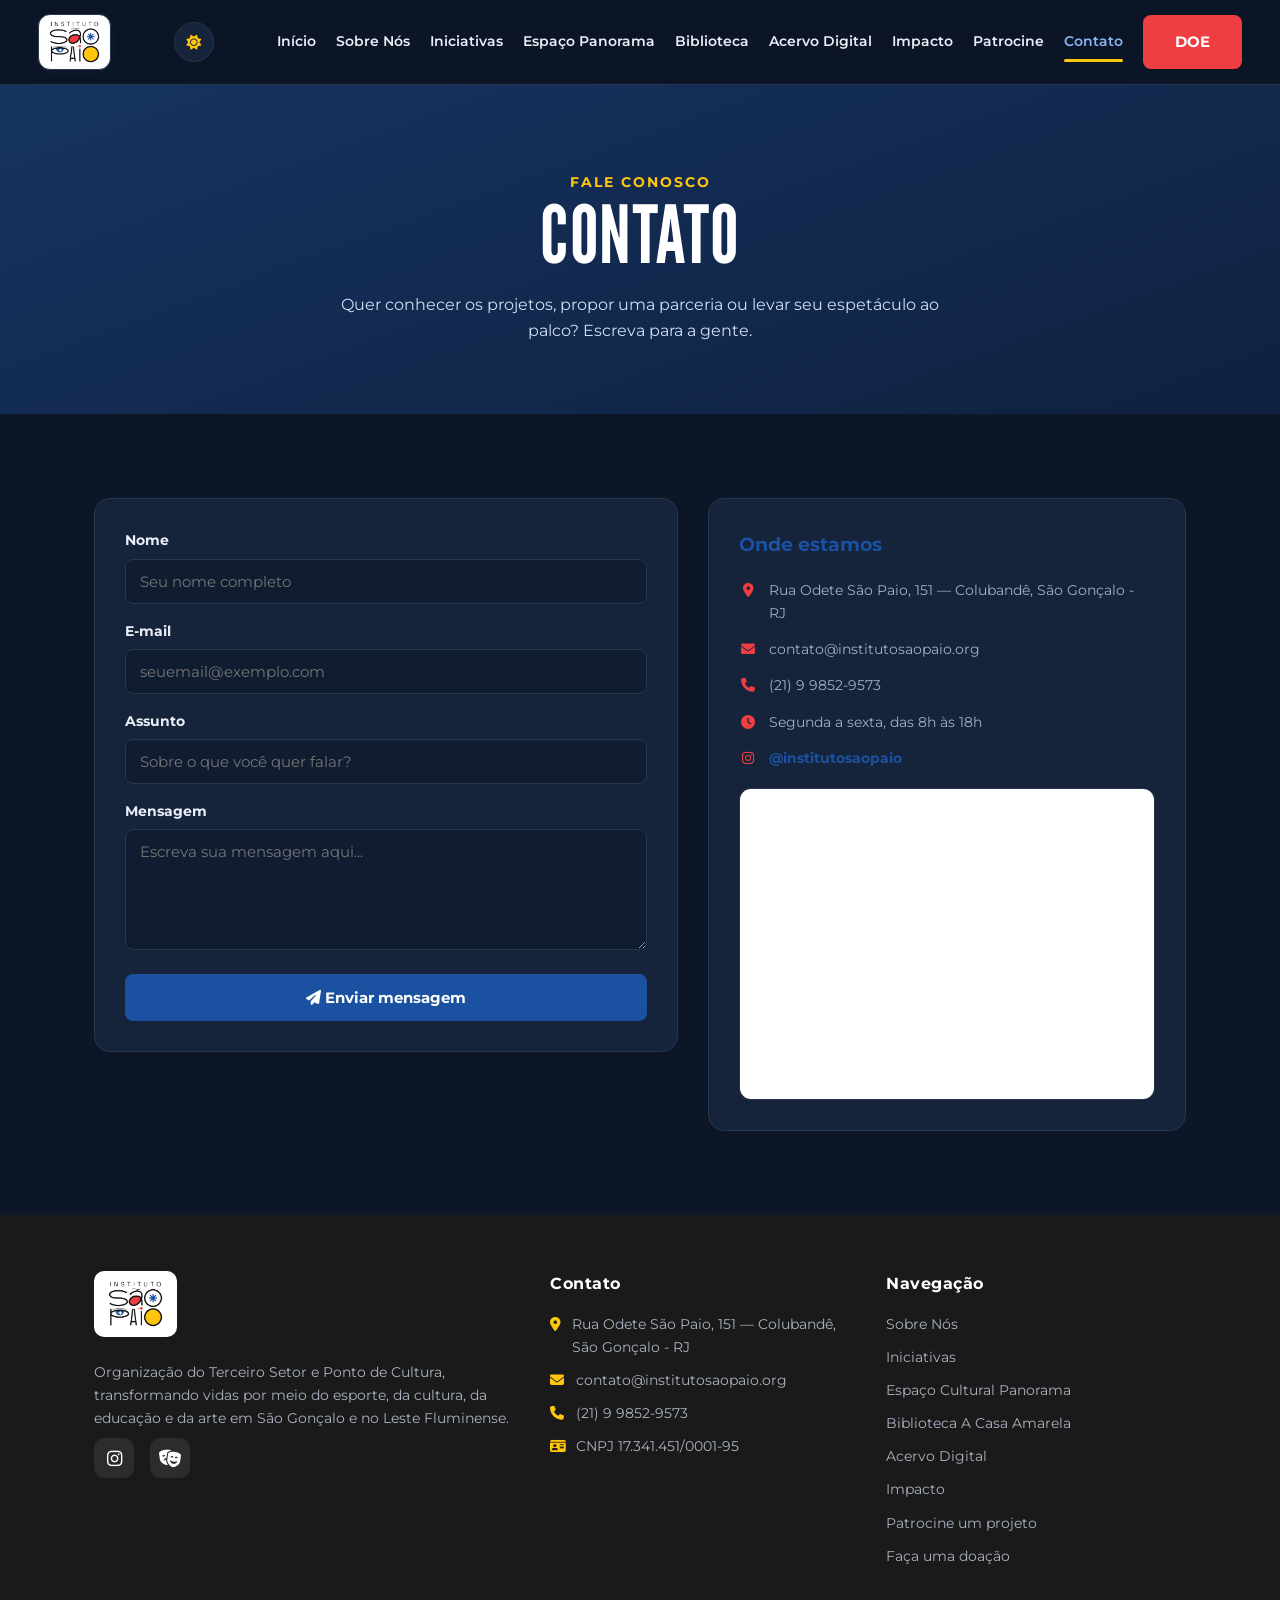
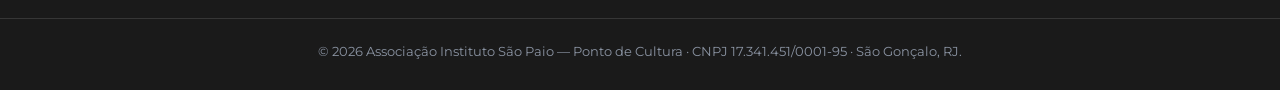
<file: contato.html>
<!DOCTYPE html>
<html lang="pt-BR">
<head>
    <meta charset="UTF-8">
    <meta name="viewport" content="width=device-width, initial-scale=1.0">
    <meta name="description" content="Fale com o Instituto São Paio: parcerias, projetos culturais e informações sobre o Espaço Cultural Panorama em São Gonçalo.">
    <title>Instituto São Paio — Contato</title>
    <link rel="preconnect" href="https://fonts.googleapis.com">
    <link rel="preconnect" href="https://fonts.gstatic.com" crossorigin>
    <link href="https://fonts.googleapis.com/css2?family=League+Gothic&family=Montserrat:wght@400;500;600;700;800&display=swap" rel="stylesheet">
    <link rel="stylesheet" href="https://cdnjs.cloudflare.com/ajax/libs/font-awesome/6.4.0/css/all.min.css">
    <script>
        /* Tema pelo horário de quem visita: claro das 6h às 18h e escuro das
           18h01 às 5h59 (o claro é o padrão). A escolha feita no botão lua/sol
           vale até a próxima virada. Aplica antes da página aparecer (evita "piscar"). */
        (function(){var t='claro';try{var d=new Date(),m=d.getHours()*60+d.getMinutes();if(m<360||m>1080)t='escuro';var e=localStorage.getItem('isp-tema');if((e==='claro'||e==='escuro')&&+localStorage.getItem('isp-tema-ate')>Date.now())t=e;}catch(x){}document.documentElement.setAttribute('data-tema',t);})();
    </script>
    <link rel="icon" type="image/png" href="img/Logo.png">
    <link rel="stylesheet" href="style.css?v=20261105d">
</head>
<body>
    <!-- ===== CABECALHO (igual em todas as paginas) ===== -->
    <header class="site-header">
        <div class="header-inner">
            <a class="brand" href="index.html">
                <img class="logo" src="img/Logo.png" alt="Instituto São Paio">
            </a>
            <button class="nav-toggle" aria-label="Abrir menu"><i class="fas fa-bars"></i></button>
            <nav class="nav">
            <a class="nav-link" href="index.html">Início</a>
            <a class="nav-link" href="sobre.html">Sobre Nós</a>
            <a class="nav-link" href="iniciativas.html">Iniciativas</a>
            <a class="nav-link" href="panorama.html">Espaço Panorama</a>
            <a class="nav-link" href="biblioteca.html">Biblioteca</a>
            <a class="nav-link" href="acervo.html">Acervo Digital</a>
            <a class="nav-link" href="impacto.html">Impacto</a>
            <a class="nav-link" href="patrocine.html">Patrocine</a>
            <a class="nav-link active" href="contato.html">Contato</a>
            <a class="btn btn--accent" href="doe.html">DOE</a>
            </nav>
        </div>
    </header>

    <section class="page-hero">
        <p class="hero-eyebrow">Fale conosco</p>
        <h1 class="hero-title">Contato</h1>
        <p>Quer conhecer os projetos, propor uma parceria ou levar seu espetáculo ao palco? Escreva para a gente.</p>
    </section>

    <section class="section">
        <div class="container contact-grid">
            <form class="form-card reveal" id="form-contato" novalidate>
                <div class="field"><label for="nome">Nome</label><input type="text" id="nome" name="nome" autocomplete="name" required placeholder="Seu nome completo"></div>
                <div class="field"><label for="email">E-mail</label><input type="email" id="email" name="email" autocomplete="email" required placeholder="seuemail@exemplo.com"></div>
                <div class="field"><label for="assunto">Assunto</label><input type="text" id="assunto" name="assunto" required placeholder="Sobre o que você quer falar?"></div>
                <div class="field"><label for="mensagem">Mensagem</label><textarea id="mensagem" name="mensagem" rows="5" required placeholder="Escreva sua mensagem aqui..."></textarea></div>
                <p class="form-msg error" id="form-erro" hidden></p>
                <p class="form-msg success" id="form-sucesso" hidden></p>
                <button type="submit" class="btn-submit"><i class="fas fa-paper-plane"></i> Enviar mensagem</button>
            </form>
            <aside class="contact-info reveal">
                <h3>Onde estamos</h3>
                <ul>
                    <li><i class="fas fa-map-marker-alt"></i> Rua Odete São Paio, 151 — Colubandê, São Gonçalo - RJ</li>
                    <li><i class="fas fa-envelope"></i> contato@institutosaopaio.org</li>
                    <li><i class="fas fa-phone"></i> (21) 9 9852-9573</li>
                    <li><i class="fas fa-clock"></i> Segunda a sexta, das 8h às 18h</li>
                    <li><i class="fab fa-instagram"></i> <a href="https://www.instagram.com/institutosaopaio/" target="_blank" rel="noopener" style="color:var(--azul);font-weight:700;text-decoration:none;">@institutosaopaio</a></li>
                </ul>
                <div class="map">
                    <iframe src="https://maps.google.com/maps?q=Rua%20Odete%20S%C3%A3o%20Paio,%20151,%20Coluband%C3%AA,%20S%C3%A3o%20Gon%C3%A7alo%20-%20RJ&t=&z=16&ie=UTF8&iwloc=&output=embed"
                        title="Mapa da sede do Instituto São Paio" loading="lazy" referrerpolicy="no-referrer-when-downgrade"></iframe>
                </div>
            </aside>
        </div>
    </section>
    <!-- ===== RODAPE (igual em todas as paginas) ===== -->
    <footer class="site-footer">
        <div class="container footer-grid">
            <div class="footer-col">
                <div class="footer-logo"><img src="img/Logo.png" alt="Instituto São Paio"></div>
                <p>Organização do Terceiro Setor e Ponto de Cultura, transformando vidas por meio do esporte, da cultura, da educação e da arte em São Gonçalo e no Leste Fluminense.</p>
                <div class="social">
                    <a href="https://www.instagram.com/institutosaopaio/" target="_blank" rel="noopener" aria-label="Instagram do Instituto"><i class="fab fa-instagram"></i></a>
                    <a href="https://www.instagram.com/espacoculturalpanorama/" target="_blank" rel="noopener" aria-label="Instagram do Espaço Panorama"><i class="fas fa-masks-theater"></i></a>
                </div>
            </div>
            <div class="footer-col">
                <h4>Contato</h4>
                <ul>
                    <li><i class="fas fa-map-marker-alt"></i> Rua Odete São Paio, 151 — Colubandê, São Gonçalo - RJ</li>
                    <li><i class="fas fa-envelope"></i> contato@institutosaopaio.org</li>
                    <li><i class="fas fa-phone"></i> (21) 9 9852-9573</li>
                    <li><i class="fas fa-id-card"></i> CNPJ 17.341.451/0001-95</li>
                </ul>
            </div>
            <div class="footer-col">
                <h4>Navegação</h4>
                <ul>
                    <li><a href="sobre.html">Sobre Nós</a></li>
                    <li><a href="iniciativas.html">Iniciativas</a></li>
                    <li><a href="panorama.html">Espaço Cultural Panorama</a></li>
                    <li><a href="biblioteca.html">Biblioteca A Casa Amarela</a></li>
                    <li><a href="acervo.html">Acervo Digital</a></li>
                    <li><a href="impacto.html">Impacto</a></li>
                    <li><a href="patrocine.html">Patrocine um projeto</a></li>
                    <li><a href="doe.html">Faça uma doação</a></li>
                </ul>
            </div>
        </div>
        <div class="footer-bottom">
            © <span class="ano-atual">2026</span> Associação Instituto São Paio — Ponto de Cultura · CNPJ 17.341.451/0001-95 · São Gonçalo, RJ.
        </div>
    </footer>

    <script src="dados.js?v=20260920a"></script>
    <script src="script.js?v=20260926a"></script>
</body>
</html>
</file>
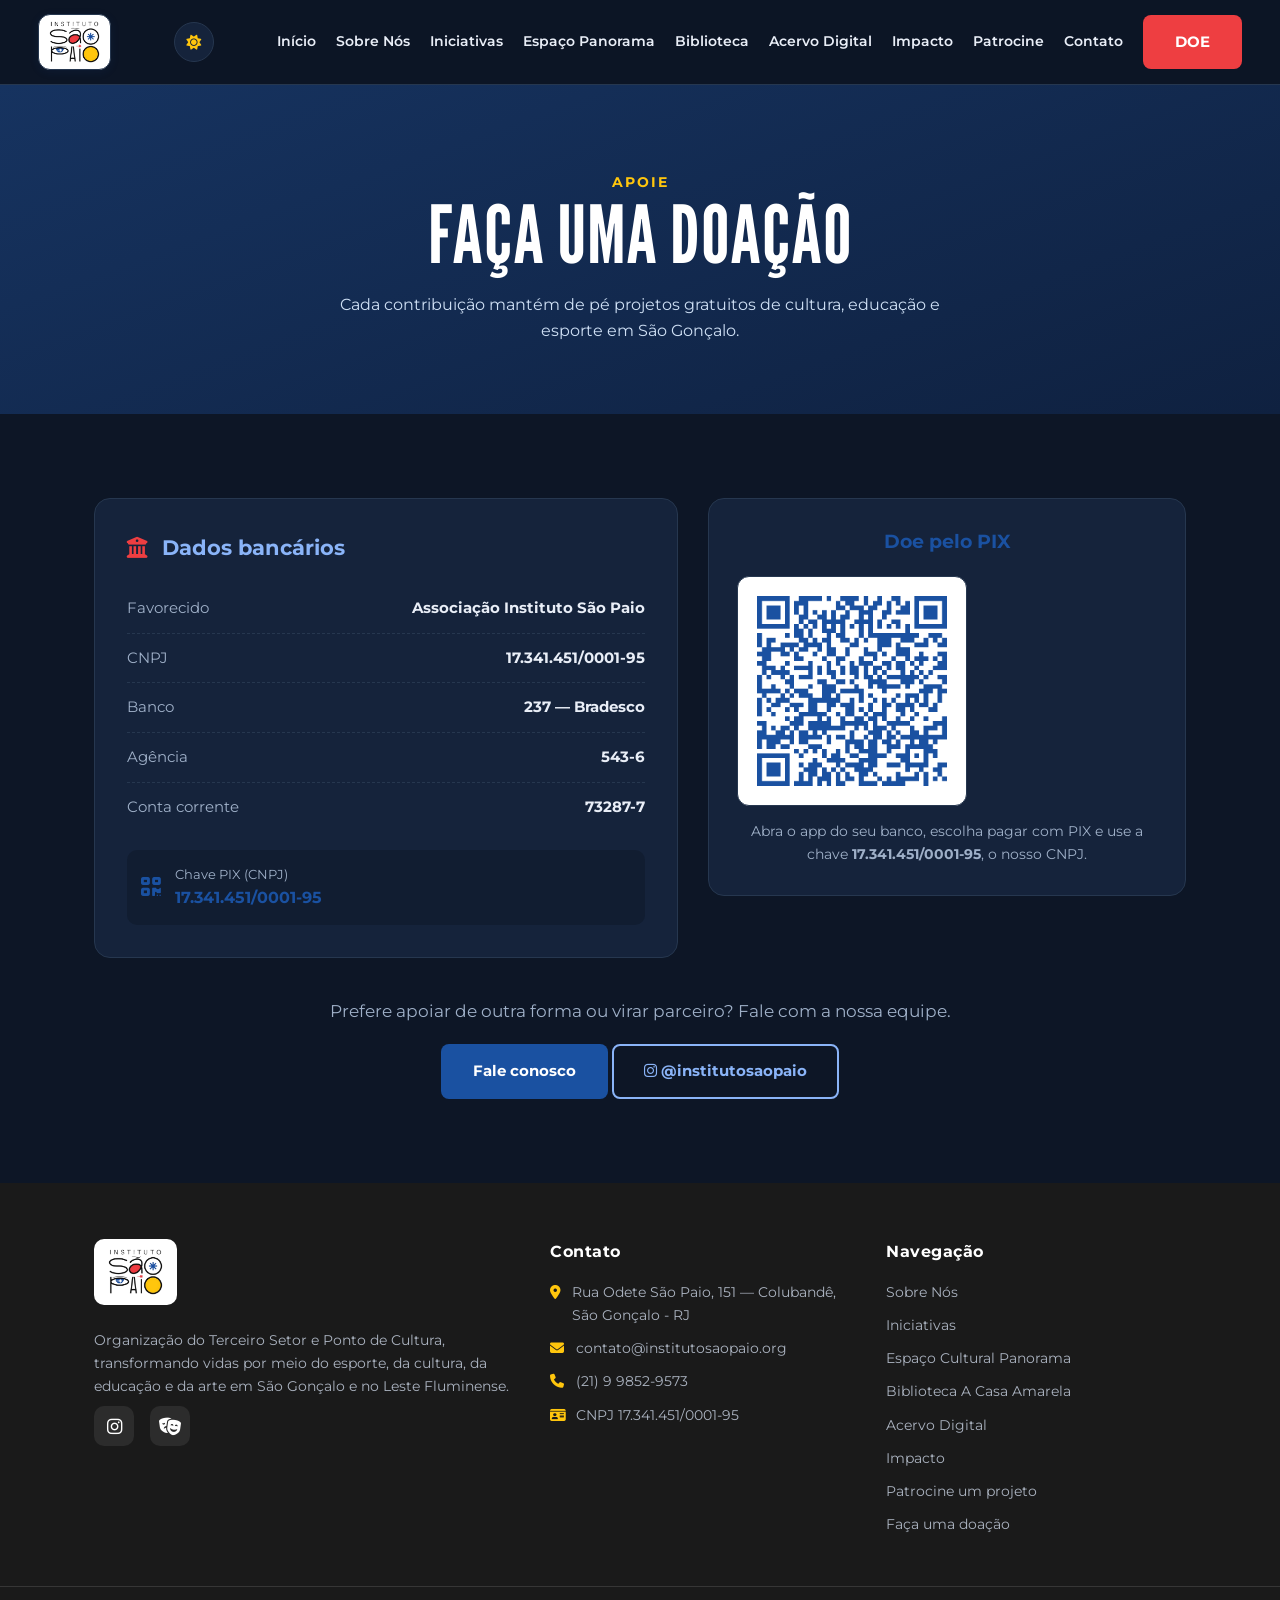
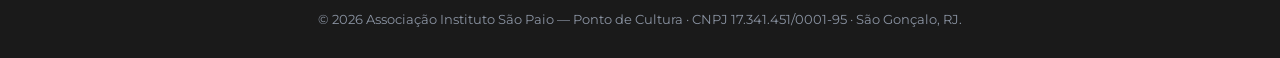
<file: doe.html>
<!DOCTYPE html>
<html lang="pt-BR">
<head>
    <meta charset="UTF-8">
    <meta name="viewport" content="width=device-width, initial-scale=1.0">
    <meta name="description" content="Apoie o Instituto São Paio. Sua doação mantém projetos gratuitos de cultura, educação e esporte em São Gonçalo, RJ.">
    <title>Instituto São Paio — Doe</title>
    <link rel="preconnect" href="https://fonts.googleapis.com">
    <link rel="preconnect" href="https://fonts.gstatic.com" crossorigin>
    <link href="https://fonts.googleapis.com/css2?family=League+Gothic&family=Montserrat:wght@400;500;600;700;800&display=swap" rel="stylesheet">
    <link rel="stylesheet" href="https://cdnjs.cloudflare.com/ajax/libs/font-awesome/6.4.0/css/all.min.css">
    <script>
        /* Tema pelo horário de quem visita: claro das 6h às 18h e escuro das
           18h01 às 5h59 (o claro é o padrão). A escolha feita no botão lua/sol
           vale até a próxima virada. Aplica antes da página aparecer (evita "piscar"). */
        (function(){var t='claro';try{var d=new Date(),m=d.getHours()*60+d.getMinutes();if(m<360||m>1080)t='escuro';var e=localStorage.getItem('isp-tema');if((e==='claro'||e==='escuro')&&+localStorage.getItem('isp-tema-ate')>Date.now())t=e;}catch(x){}document.documentElement.setAttribute('data-tema',t);})();
    </script>
    <link rel="icon" type="image/png" href="img/Logo.png">
    <link rel="stylesheet" href="style.css?v=20261105d">
</head>
<body>
    <!-- ===== CABECALHO (igual em todas as paginas) ===== -->
    <header class="site-header">
        <div class="header-inner">
            <a class="brand" href="index.html">
                <img class="logo" src="img/Logo.png" alt="Instituto São Paio">
            </a>
            <button class="nav-toggle" aria-label="Abrir menu"><i class="fas fa-bars"></i></button>
            <nav class="nav">
            <a class="nav-link" href="index.html">Início</a>
            <a class="nav-link" href="sobre.html">Sobre Nós</a>
            <a class="nav-link" href="iniciativas.html">Iniciativas</a>
            <a class="nav-link" href="panorama.html">Espaço Panorama</a>
            <a class="nav-link" href="biblioteca.html">Biblioteca</a>
            <a class="nav-link" href="acervo.html">Acervo Digital</a>
            <a class="nav-link" href="impacto.html">Impacto</a>
            <a class="nav-link" href="patrocine.html">Patrocine</a>
            <a class="nav-link" href="contato.html">Contato</a>
            <a class="btn btn--accent" href="doe.html">DOE</a>
            </nav>
        </div>
    </header>

    <section class="page-hero">
        <p class="hero-eyebrow">Apoie</p>
        <h1 class="hero-title">Faça uma Doação</h1>
        <p>Cada contribuição mantém de pé projetos gratuitos de cultura, educação e esporte em São Gonçalo.</p>
    </section>

    <section class="section">
        <div class="container doe-grid">
            <!-- Dados bancários (EXEMPLO - troque pelos dados reais do Instituto) -->
            <div class="doe-card reveal">
                <h3><i class="fas fa-building-columns" style="color:var(--vermelho);margin-right:8px;"></i> Dados bancários</h3>
                <ul class="dados-banco">
                    <li><span class="rotulo">Favorecido</span><span class="valor">Associação Instituto São Paio</span></li>
                    <li><span class="rotulo">CNPJ</span><span class="valor">17.341.451/0001-95</span></li>
                    <li><span class="rotulo">Banco</span><span class="valor">237 — Bradesco</span></li>
                    <li><span class="rotulo">Agência</span><span class="valor">543-6</span></li>
                    <li><span class="rotulo">Conta corrente</span><span class="valor">73287-7</span></li>
                </ul>
                <div class="pix-box">
                    <i class="fas fa-qrcode" style="color:var(--azul);font-size:1.4rem;"></i>
                    <div><div class="rotulo" style="font-size:13px;color:var(--texto-suave);">Chave PIX (CNPJ)</div>
                    <div class="chave">17.341.451/0001-95</div></div>
                </div>
            </div>

            <!-- QR Code -->
            <div class="qr-card reveal">
                <h3 style="color:var(--azul);margin-bottom:18px;">Doe pelo PIX</h3>
                <img src="img/qrcode-doe.png" alt="QR Code para doação via PIX do Instituto São Paio"
                     onerror="this.style.display='none';this.nextElementSibling.hidden=false;">
                <div class="qr-espera" hidden>
                    <i class="fas fa-qrcode"></i>
                    <span>QR Code em atualização. Use a chave PIX abaixo.</span>
                </div>
                <p>Abra o app do seu banco, escolha pagar com PIX e use a chave
                <strong>17.341.451/0001-95</strong>, o nosso CNPJ.</p>
            </div>
        </div>

        <div class="container" style="text-align:center;margin-top:40px;">
            <p class="section-sub" style="margin-bottom:18px;">Prefere apoiar de outra forma ou virar parceiro? Fale com a nossa equipe.</p>
            <a class="btn btn--primary" href="contato.html">Fale conosco</a>
            <a class="btn btn--ghost" href="https://www.instagram.com/institutosaopaio/" target="_blank" rel="noopener"><i class="fab fa-instagram"></i> @institutosaopaio</a>
        </div>
    </section>
    <!-- ===== RODAPE (igual em todas as paginas) ===== -->
    <footer class="site-footer">
        <div class="container footer-grid">
            <div class="footer-col">
                <div class="footer-logo"><img src="img/Logo.png" alt="Instituto São Paio"></div>
                <p>Organização do Terceiro Setor e Ponto de Cultura, transformando vidas por meio do esporte, da cultura, da educação e da arte em São Gonçalo e no Leste Fluminense.</p>
                <div class="social">
                    <a href="https://www.instagram.com/institutosaopaio/" target="_blank" rel="noopener" aria-label="Instagram do Instituto"><i class="fab fa-instagram"></i></a>
                    <a href="https://www.instagram.com/espacoculturalpanorama/" target="_blank" rel="noopener" aria-label="Instagram do Espaço Panorama"><i class="fas fa-masks-theater"></i></a>
                </div>
            </div>
            <div class="footer-col">
                <h4>Contato</h4>
                <ul>
                    <li><i class="fas fa-map-marker-alt"></i> Rua Odete São Paio, 151 — Colubandê, São Gonçalo - RJ</li>
                    <li><i class="fas fa-envelope"></i> contato@institutosaopaio.org</li>
                    <li><i class="fas fa-phone"></i> (21) 9 9852-9573</li>
                    <li><i class="fas fa-id-card"></i> CNPJ 17.341.451/0001-95</li>
                </ul>
            </div>
            <div class="footer-col">
                <h4>Navegação</h4>
                <ul>
                    <li><a href="sobre.html">Sobre Nós</a></li>
                    <li><a href="iniciativas.html">Iniciativas</a></li>
                    <li><a href="panorama.html">Espaço Cultural Panorama</a></li>
                    <li><a href="biblioteca.html">Biblioteca A Casa Amarela</a></li>
                    <li><a href="acervo.html">Acervo Digital</a></li>
                    <li><a href="impacto.html">Impacto</a></li>
                    <li><a href="patrocine.html">Patrocine um projeto</a></li>
                    <li><a href="doe.html">Faça uma doação</a></li>
                </ul>
            </div>
        </div>
        <div class="footer-bottom">
            © <span class="ano-atual">2026</span> Associação Instituto São Paio — Ponto de Cultura · CNPJ 17.341.451/0001-95 · São Gonçalo, RJ.
        </div>
    </footer>

    <script src="dados.js?v=20260920a"></script>
    <script src="script.js?v=20260926a"></script>
</body>
</html>
</file>
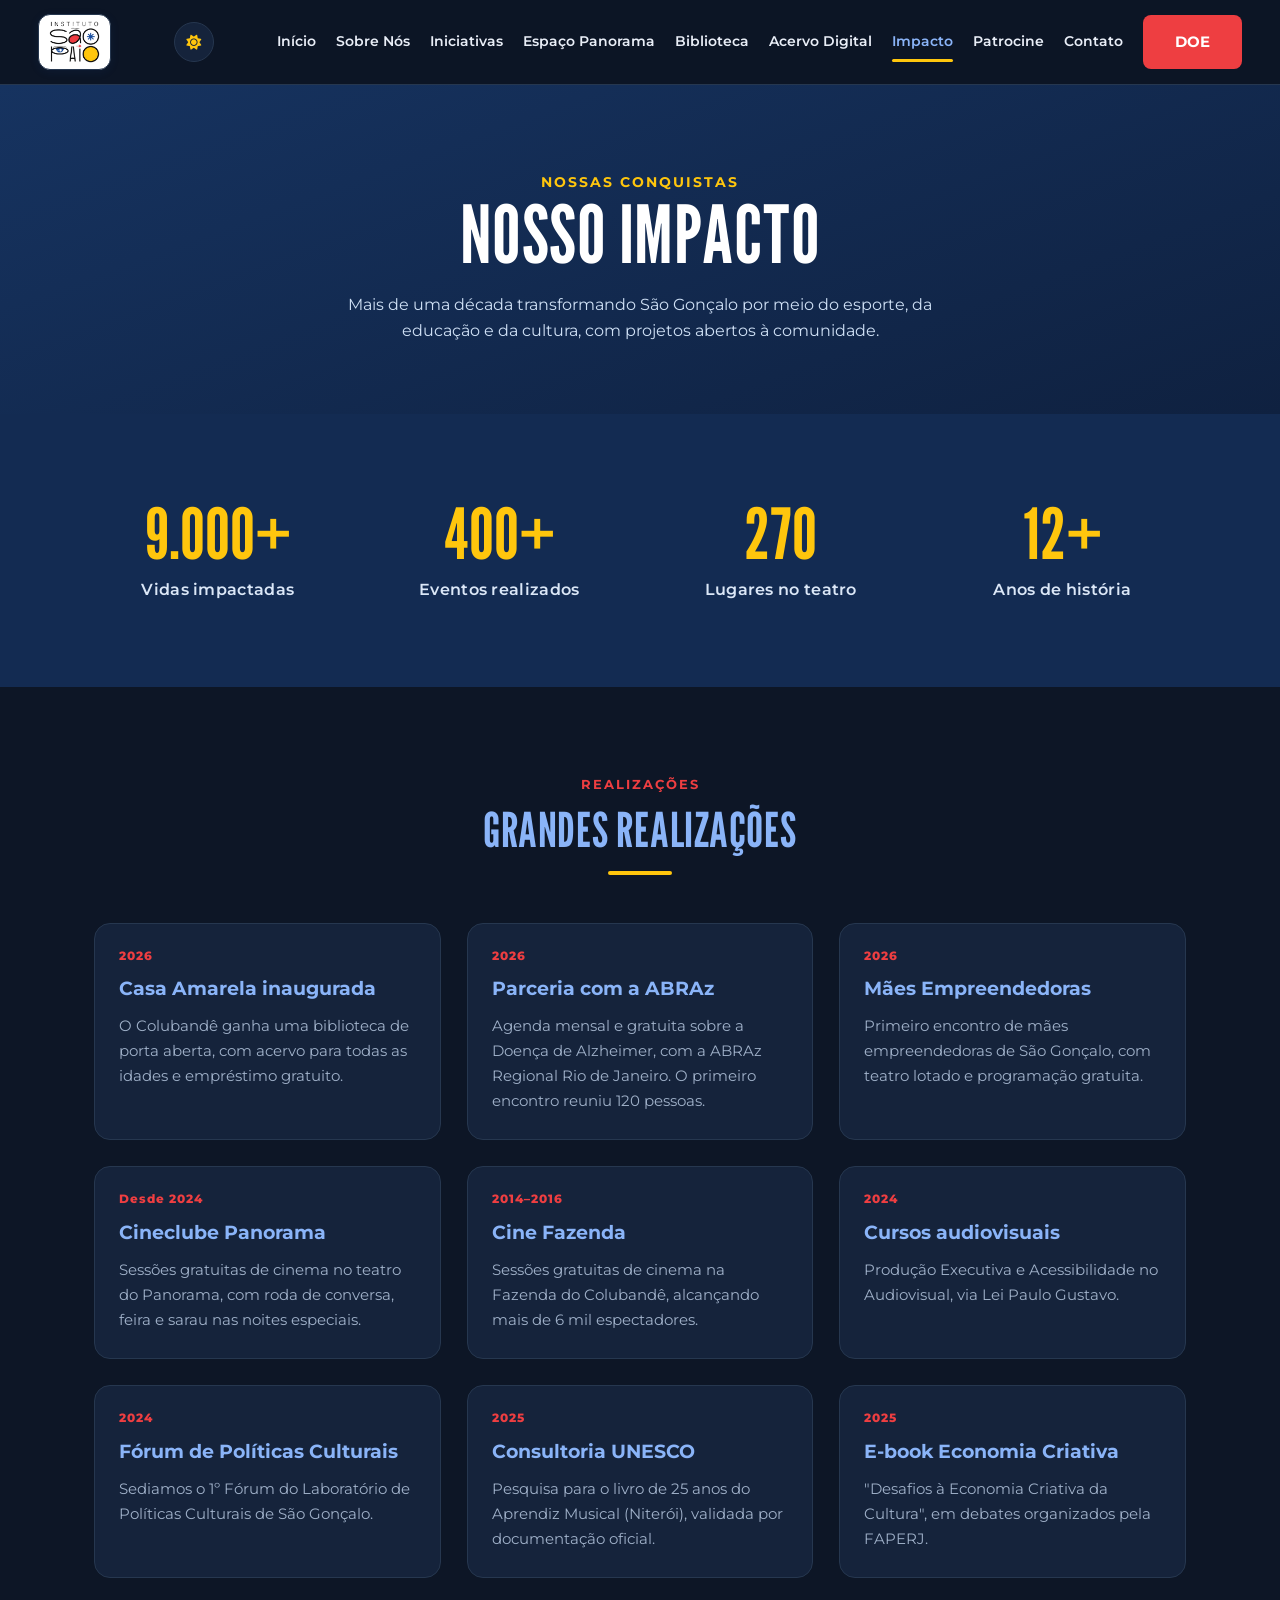
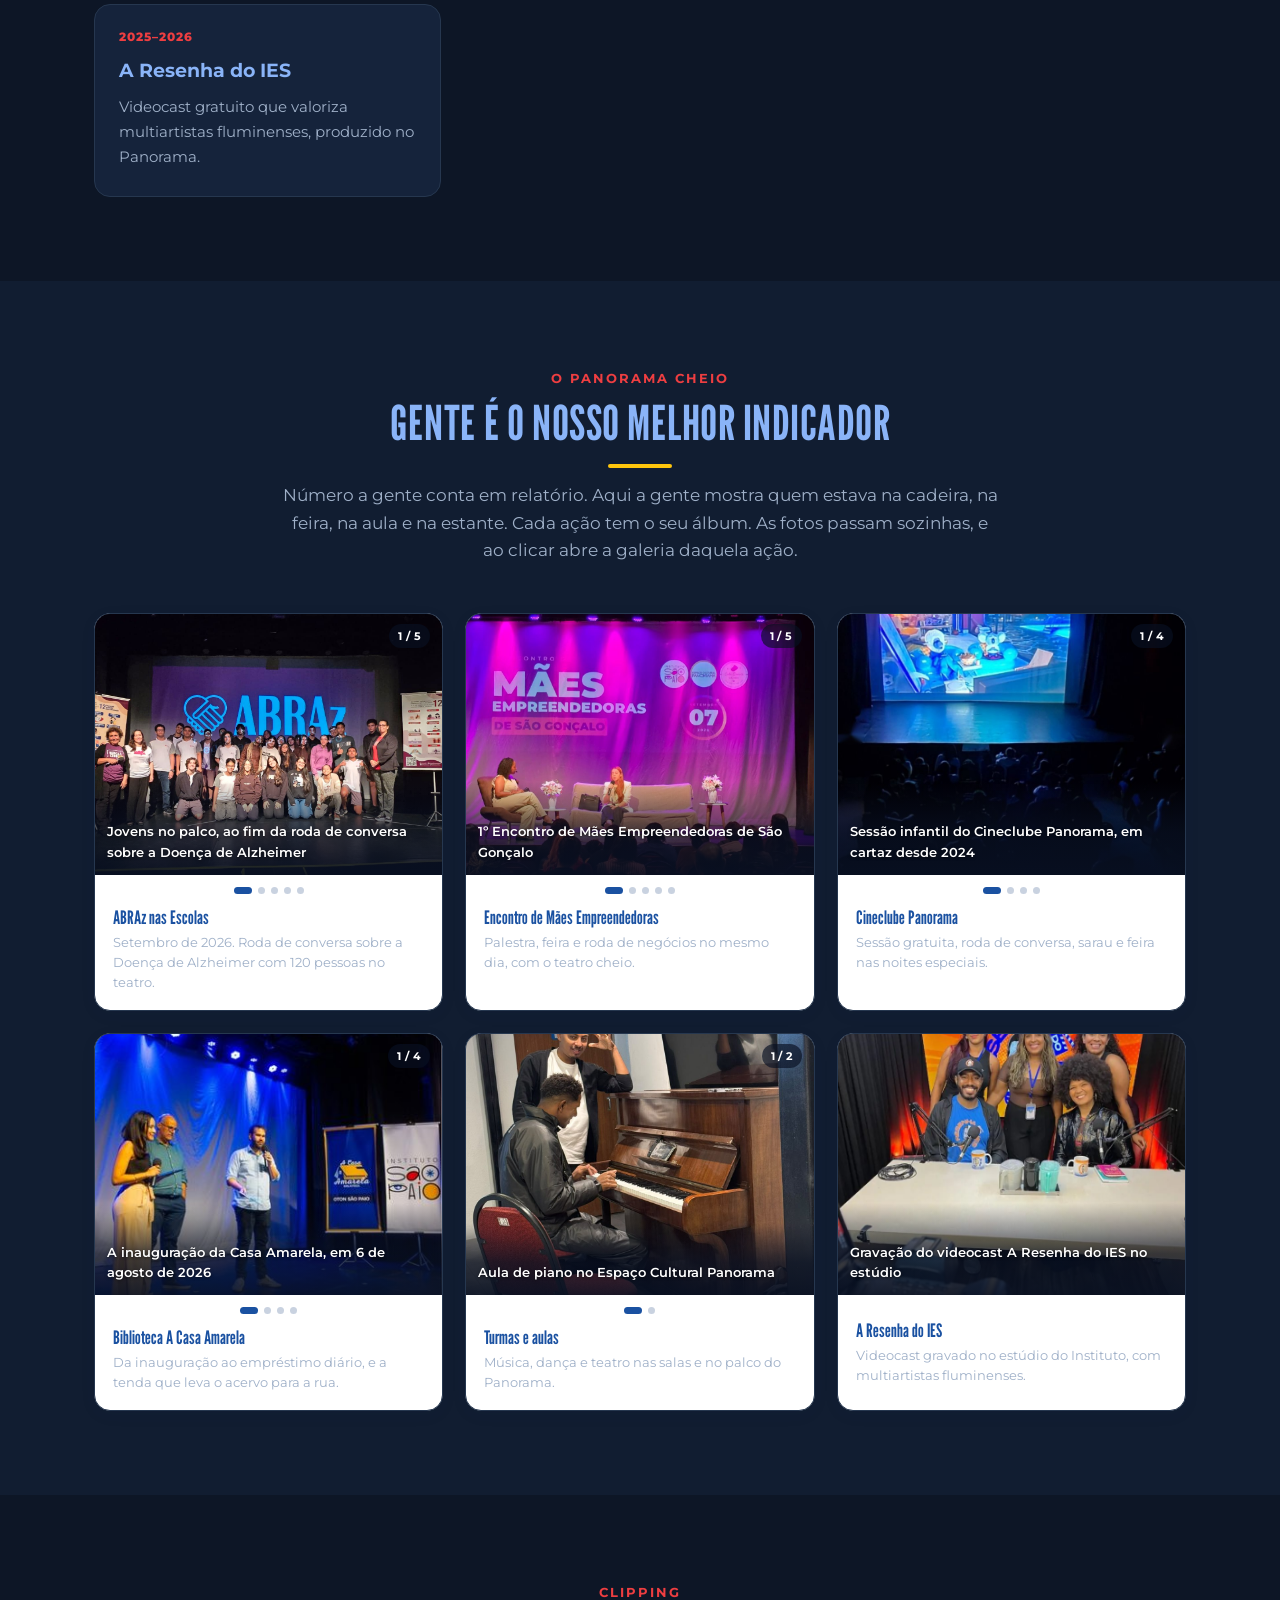
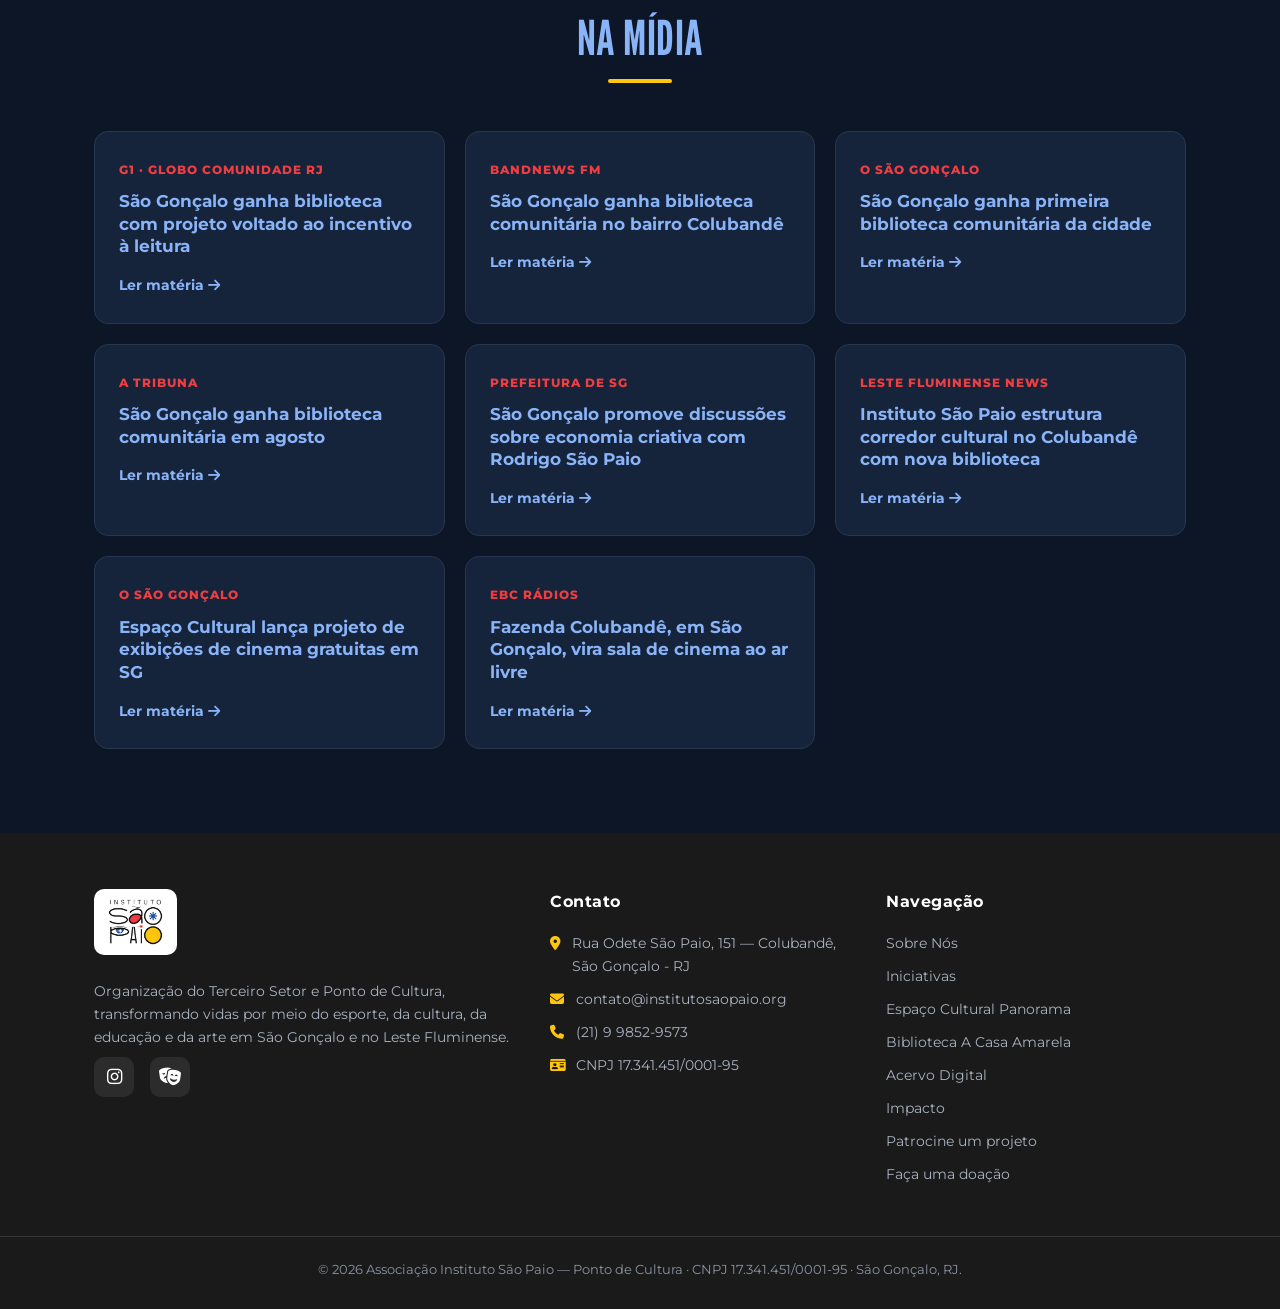
<file: impacto.html>
<!DOCTYPE html>
<html lang="pt-BR">
<head>
    <meta charset="UTF-8">
    <meta name="viewport" content="width=device-width, initial-scale=1.0">
    <meta name="description" content="O impacto do Instituto São Paio: mais de 9.000 vidas transformadas e 400 eventos realizados em São Gonçalo, RJ.">
    <title>Instituto São Paio — Impacto</title>
    <link rel="preconnect" href="https://fonts.googleapis.com">
    <link rel="preconnect" href="https://fonts.gstatic.com" crossorigin>
    <link href="https://fonts.googleapis.com/css2?family=League+Gothic&family=Montserrat:wght@400;500;600;700;800&display=swap" rel="stylesheet">
    <link rel="stylesheet" href="https://cdnjs.cloudflare.com/ajax/libs/font-awesome/6.4.0/css/all.min.css">
    <script>
        /* Tema pelo horário de quem visita: claro das 6h às 18h e escuro das
           18h01 às 5h59 (o claro é o padrão). A escolha feita no botão lua/sol
           vale até a próxima virada. Aplica antes da página aparecer (evita "piscar"). */
        (function(){var t='claro';try{var d=new Date(),m=d.getHours()*60+d.getMinutes();if(m<360||m>1080)t='escuro';var e=localStorage.getItem('isp-tema');if((e==='claro'||e==='escuro')&&+localStorage.getItem('isp-tema-ate')>Date.now())t=e;}catch(x){}document.documentElement.setAttribute('data-tema',t);})();
    </script>
    <link rel="icon" type="image/png" href="img/Logo.png">
    <link rel="stylesheet" href="style.css?v=20261105d">
</head>
<body>
    <!-- ===== CABECALHO (igual em todas as paginas) ===== -->
    <header class="site-header">
        <div class="header-inner">
            <a class="brand" href="index.html">
                <img class="logo" src="img/Logo.png" alt="Instituto São Paio">
            </a>
            <button class="nav-toggle" aria-label="Abrir menu"><i class="fas fa-bars"></i></button>
            <nav class="nav">
            <a class="nav-link" href="index.html">Início</a>
            <a class="nav-link" href="sobre.html">Sobre Nós</a>
            <a class="nav-link" href="iniciativas.html">Iniciativas</a>
            <a class="nav-link" href="panorama.html">Espaço Panorama</a>
            <a class="nav-link" href="biblioteca.html">Biblioteca</a>
            <a class="nav-link" href="acervo.html">Acervo Digital</a>
            <a class="nav-link active" href="impacto.html">Impacto</a>
            <a class="nav-link" href="patrocine.html">Patrocine</a>
            <a class="nav-link" href="contato.html">Contato</a>
            <a class="btn btn--accent" href="doe.html">DOE</a>
            </nav>
        </div>
    </header>

    <section class="page-hero">
        <p class="hero-eyebrow">Nossas conquistas</p>
        <h1 class="hero-title">Nosso Impacto</h1>
        <p>Mais de uma década transformando São Gonçalo por meio do esporte, da educação e da cultura, com projetos abertos à comunidade.</p>
    </section>

    <section class="section section--blue">
        <div class="container stats">
            <div><span class="stat-num" data-alvo="9000" data-sufixo="+">0</span><span class="stat-label">Vidas impactadas</span></div>
            <div><span class="stat-num" data-alvo="400" data-sufixo="+">0</span><span class="stat-label">Eventos realizados</span></div>
            <div><span class="stat-num" data-alvo="270">0</span><span class="stat-label">Lugares no teatro</span></div>
            <div><span class="stat-num" data-alvo="12" data-sufixo="+">0</span><span class="stat-label">Anos de história</span></div>
        </div>
    </section>

    <section class="section">
        <div class="container">
            <div class="section-head reveal">
                <span class="eyebrow">Realizações</span>
                <h2 class="section-title">Grandes realizações</h2>
            </div>
            <div class="grid grid--3">
                <article class="card proj-card reveal"><div class="proj-body"><span class="ano">2026</span><h3>Casa Amarela inaugurada</h3><p>O Colubandê ganha uma biblioteca de porta aberta, com acervo para todas as idades e empréstimo gratuito.</p></div></article>
                <article class="card proj-card reveal"><div class="proj-body"><span class="ano">2026</span><h3>Parceria com a ABRAz</h3><p>Agenda mensal e gratuita sobre a Doença de Alzheimer, com a ABRAz Regional Rio de Janeiro. O primeiro encontro reuniu 120 pessoas.</p></div></article>
                <article class="card proj-card reveal"><div class="proj-body"><span class="ano">2026</span><h3>Mães Empreendedoras</h3><p>Primeiro encontro de mães empreendedoras de São Gonçalo, com teatro lotado e programação gratuita.</p></div></article>
                <article class="card proj-card reveal"><div class="proj-body"><span class="ano">Desde 2024</span><h3>Cineclube Panorama</h3><p>Sessões gratuitas de cinema no teatro do Panorama, com roda de conversa, feira e sarau nas noites especiais.</p></div></article>
                <article class="card proj-card reveal"><div class="proj-body"><span class="ano">2014–2016</span><h3>Cine Fazenda</h3><p>Sessões gratuitas de cinema na Fazenda do Colubandê, alcançando mais de 6 mil espectadores.</p></div></article>
                <article class="card proj-card reveal"><div class="proj-body"><span class="ano">2024</span><h3>Cursos audiovisuais</h3><p>Produção Executiva e Acessibilidade no Audiovisual, via Lei Paulo Gustavo.</p></div></article>
                <article class="card proj-card reveal"><div class="proj-body"><span class="ano">2024</span><h3>Fórum de Políticas Culturais</h3><p>Sediamos o 1º Fórum do Laboratório de Políticas Culturais de São Gonçalo.</p></div></article>
                <article class="card proj-card reveal"><div class="proj-body"><span class="ano">2025</span><h3>Consultoria UNESCO</h3><p>Pesquisa para o livro de 25 anos do Aprendiz Musical (Niterói), validada por documentação oficial.</p></div></article>
                <article class="card proj-card reveal"><div class="proj-body"><span class="ano">2025</span><h3>E-book Economia Criativa</h3><p>"Desafios à Economia Criativa da Cultura", em debates organizados pela FAPERJ.</p></div></article>
                <article class="card proj-card reveal"><div class="proj-body"><span class="ano">2025–2026</span><h3>A Resenha do IES</h3><p>Videocast gratuito que valoriza multiartistas fluminenses, produzido no Panorama.</p></div></article>
            </div>
        </div>
    </section>

    <!-- ===== GALERIA DE IMPACTO ===== -->
    <section class="section section--alt">
        <div class="container">
            <div class="section-head reveal">
                <span class="eyebrow">O Panorama cheio</span>
                <h2 class="section-title">Gente é o nosso melhor indicador</h2>
                <p class="section-sub">Número a gente conta em relatório. Aqui a gente mostra quem estava na cadeira, na feira, na aula
                e na estante. Cada ação tem o seu álbum. As fotos passam sozinhas, e ao clicar abre a galeria daquela ação.</p>
            </div>
            <div class="albuns reveal">
                <article class="album reveal" data-titulo="ABRAz nas Escolas">
                    <div class="album-palco">
                        <div class="album-trilha">
                            <figure class="album-slide is-ativa"><img src="img/abraz/abraz-turma-no-palco.jpg" alt="Grupo de jovens no palco do teatro em frente ao painel da ABRAz, ao lado dos banners informativos sobre a Doença de Alzheimer"><figcaption>Jovens no palco, ao fim da roda de conversa sobre a Doença de Alzheimer</figcaption></figure>
                            <figure class="album-slide"><img src="img/abraz/abraz-plateia-cheia.jpg" alt="Plateia do teatro cheia durante a apresentação da ABRAz no palco" style="object-position:center 42%;" loading="lazy"><figcaption>Teatro cheio: 120 pessoas no encontro do ABRAz nas Escolas</figcaption></figure>
                            <figure class="album-slide"><img src="img/abraz/abraz-mediadora-no-painel.jpg" alt="Mediadora da ABRAz falando ao microfone diante do painel da associação" loading="lazy"><figcaption>A ABRAz Regional Rio de Janeiro abre a conversa no palco do Panorama</figcaption></figure>
                            <figure class="album-slide"><img src="img/abraz/abraz-acolhimento-e-amor.jpg" alt="Apresentação com o slide Acolhimento e Amor projetado no palco" style="object-position:center 40%;" loading="lazy"><figcaption>&quot;Acolhimento e amor&quot;: como a rede de apoio chega a quem cuida</figcaption></figure>
                            <figure class="album-slide"><img src="img/abraz/abraz-grupo-no-painel.jpg" alt="Participantes reunidos no palco para a foto final, diante do painel da ABRAz" style="object-position:center 32%;" loading="lazy"><figcaption>A foto do fim, com o painel da ABRAz ao fundo</figcaption></figure>
                        </div>
                    </div>
                    <div class="album-texto">
                        <h3 class="album-titulo">ABRAz nas Escolas</h3>
                        <p class="album-linha">Setembro de 2026. Roda de conversa sobre a Doença de Alzheimer com 120 pessoas no teatro.</p>
                    </div>
                </article>
                <article class="album reveal" data-titulo="Encontro de Mães Empreendedoras">
                    <div class="album-palco">
                        <div class="album-trilha">
                            <figure class="album-slide is-ativa"><img src="img/impacto/maes-empreendedoras-1.jpg" alt="Palestra no palco do Panorama durante o Encontro de Mães Empreendedoras"><figcaption>1º Encontro de Mães Empreendedoras de São Gonçalo</figcaption></figure>
                            <figure class="album-slide"><img src="img/impacto/feira-maes-empreendedoras.jpg" alt="Barracas da feira montadas dentro do teatro" loading="lazy"><figcaption>A feira das empreendedoras, montada no próprio teatro</figcaption></figure>
                            <figure class="album-slide"><img src="img/impacto/maes-empreendedoras-2.jpg" alt="Plateia cheia no teatro de 270 lugares" loading="lazy"><figcaption>Plateia cheia no teatro de 270 lugares</figcaption></figure>
                            <figure class="album-slide"><img src="img/impacto/maes-empreendedoras-3.jpg" alt="Conversa com empreendedoras da cidade no palco" loading="lazy"><figcaption>Conversa com empreendedoras da cidade</figcaption></figure>
                            <figure class="album-slide"><img src="img/impacto/maes-plateia-feira.jpg" alt="Público e expositoras no mesmo salão" loading="lazy"><figcaption>Público e expositoras no mesmo salão</figcaption></figure>
                        </div>
                    </div>
                    <div class="album-texto">
                        <h3 class="album-titulo">Encontro de Mães Empreendedoras</h3>
                        <p class="album-linha">Palestra, feira e roda de negócios no mesmo dia, com o teatro cheio.</p>
                    </div>
                </article>
                <article class="album reveal" data-titulo="Cineclube Panorama">
                    <div class="album-palco">
                        <div class="album-trilha">
                            <figure class="album-slide is-ativa"><img src="img/cineclube/cineclube-plateia-v2.jpg" alt="Sessão infantil do Cineclube Panorama com o teatro cheio"><figcaption>Sessão infantil do Cineclube Panorama, em cartaz desde 2024</figcaption></figure>
                            <figure class="album-slide"><img src="img/cineclube/criadas-roda-conversa.jpg" alt="Roda de conversa no palco depois da exibição de Criadas" loading="lazy"><figcaption>Roda de conversa depois da exibição de &quot;Criadas&quot;</figcaption></figure>
                            <figure class="album-slide"><img src="img/cineclube/criadas-sarau.jpg" alt="Sarau e poesia no palco depois da sessão" loading="lazy"><figcaption>Sarau e poesia depois da sessão de &quot;Criadas&quot;</figcaption></figure>
                            <figure class="album-slide"><img src="img/feiras/feira-artesanato-criadas-1.jpg" alt="Barracas da feira de artesanato na noite de Criadas" loading="lazy"><figcaption>Feira de artesanato na noite de &quot;Criadas&quot;</figcaption></figure>
                        </div>
                    </div>
                    <div class="album-texto">
                        <h3 class="album-titulo">Cineclube Panorama</h3>
                        <p class="album-linha">Sessão gratuita, roda de conversa, sarau e feira nas noites especiais.</p>
                    </div>
                </article>
                <article class="album reveal" data-titulo="Biblioteca A Casa Amarela">
                    <div class="album-palco">
                        <div class="album-trilha">
                            <figure class="album-slide is-ativa"><img src="img/biblioteca/galeria/inauguracao-palco.jpg" alt="Inauguração da Casa Amarela no palco do Espaço Cultural Panorama"><figcaption>A inauguração da Casa Amarela, em 6 de agosto de 2026</figcaption></figure>
                            <figure class="album-slide"><img src="img/biblioteca/galeria/biblioteca-por-dentro.jpg" alt="Salão de leitura da Biblioteca A Casa Amarela com as estantes" loading="lazy"><figcaption>O salão de leitura da Biblioteca A Casa Amarela</figcaption></figure>
                            <figure class="album-slide"><img src="img/biblioteca/galeria/emprestimo-gratuito.jpg" alt="Empréstimo de livro no balcão da biblioteca" loading="lazy"><figcaption>Empréstimo de livros, sem custo e sem burocracia</figcaption></figure>
                            <figure class="album-slide"><img src="img/biblioteca/galeria/tenda-casa-amarela.jpg" alt="Tenda inflável da biblioteca itinerante montada na rua" loading="lazy"><figcaption>Liberte um Livro, a biblioteca itinerante na rua</figcaption></figure>
                        </div>
                    </div>
                    <div class="album-texto">
                        <h3 class="album-titulo">Biblioteca A Casa Amarela</h3>
                        <p class="album-linha">Da inauguração ao empréstimo diário, e a tenda que leva o acervo para a rua.</p>
                    </div>
                </article>
                <article class="album reveal" data-titulo="Turmas e aulas">
                    <div class="album-palco">
                        <div class="album-trilha">
                            <figure class="album-slide is-ativa"><img src="img/cursos/piano-1.jpg" alt="Aula de piano no Espaço Cultural Panorama"><figcaption>Aula de piano no Espaço Cultural Panorama</figcaption></figure>
                            <figure class="album-slide"><img src="img/cursos/danca-de-salao.jpg" alt="Baile da turma de dança de salão no palco" loading="lazy"><figcaption>Baile da turma de dança de salão no palco</figcaption></figure>
                        </div>
                    </div>
                    <div class="album-texto">
                        <h3 class="album-titulo">Turmas e aulas</h3>
                        <p class="album-linha">Música, dança e teatro nas salas e no palco do Panorama.</p>
                    </div>
                </article>
                <article class="album reveal" data-titulo="A Resenha do IES">
                    <div class="album-palco">
                        <div class="album-trilha">
                            <figure class="album-slide is-ativa"><img src="img/impacto/resenha-do-ies.jpg" alt="Gravação do videocast A Resenha do IES no estúdio"><figcaption>Gravação do videocast A Resenha do IES no estúdio</figcaption></figure>
                        </div>
                    </div>
                    <div class="album-texto">
                        <h3 class="album-titulo">A Resenha do IES</h3>
                        <p class="album-linha">Videocast gravado no estúdio do Instituto, com multiartistas fluminenses.</p>
                    </div>
                </article>
            </div>
        </div>
    </section>

    <section class="section">
        <div class="container">
            <div class="section-head reveal">
                <span class="eyebrow">Clipping</span>
                <h2 class="section-title">Na mídia</h2>
            </div>
            <div class="press-grid">
                <article class="press-card reveal"><span class="veiculo">g1 &middot; Globo Comunidade RJ</span><h3>S&atilde;o Gon&ccedil;alo ganha biblioteca com projeto voltado ao incentivo &agrave; leitura</h3><a href="https://g1.globo.com/rj/rio-de-janeiro/globo-comunidade-rj/noticia/2026/09/23/sao-goncalo-ganha-biblioteca-com-projeto-voltado-ao-incentivo-a-leitura.ghtml" target="_blank" rel="noopener">Ler mat&eacute;ria <i class="fas fa-arrow-right"></i></a></article>
                <article class="press-card reveal"><span class="veiculo">BandNews FM</span><h3>São Gonçalo ganha biblioteca comunitária no bairro Colubandê</h3><a href="https://www.band.com.br/bandnews-fm/rio-de-janeiro/noticias/sao-goncalo-ganha-biblioteca-comunitaria-no-bairro-colubande-202608031359" target="_blank" rel="noopener">Ler matéria <i class="fas fa-arrow-right"></i></a></article>
                <article class="press-card reveal"><span class="veiculo">O São Gonçalo</span><h3>São Gonçalo ganha primeira biblioteca comunitária da cidade</h3><a href="https://www.osaogoncalo.com.br/sao-goncalo/177754/sao-goncalo-ganha-primeira-biblioteca-comunitaria-da-cidade" target="_blank" rel="noopener">Ler matéria <i class="fas fa-arrow-right"></i></a></article>
                <article class="press-card reveal"><span class="veiculo">A Tribuna</span><h3>São Gonçalo ganha biblioteca comunitária em agosto</h3><a href="https://atribunarj.com.br/materia/sao-goncalo-ganha-biblioteca-comunitaria-em-agosto" target="_blank" rel="noopener">Ler matéria <i class="fas fa-arrow-right"></i></a></article>
                <article class="press-card reveal"><span class="veiculo">Prefeitura de SG</span><h3>São Gonçalo promove discussões sobre economia criativa com Rodrigo São Paio</h3><a href="https://www.saogoncalo.rj.gov.br/sao-goncalo-promove-discussoes-sobre-economia-criativa/" target="_blank" rel="noopener">Ler matéria <i class="fas fa-arrow-right"></i></a></article>
                <article class="press-card reveal"><span class="veiculo">Leste Fluminense News</span><h3>Instituto São Paio estrutura corredor cultural no Colubandê com nova biblioteca</h3><a href="https://lestefluminensenews.com.br/2026/04/06/instituto-sao-paio-estrutura-corredor-cultural-no-colubande-com-nova-biblioteca-e-retorno-de-cineclube/" target="_blank" rel="noopener">Ler matéria <i class="fas fa-arrow-right"></i></a></article>
                <article class="press-card reveal"><span class="veiculo">O São Gonçalo</span><h3>Espaço Cultural lança projeto de exibições de cinema gratuitas em SG</h3><a href="https://www.osaogoncalo.com.br/geral/144918/espaco-cultural-lanca-projeto-de-exibicoes-de-cinema-gratuitas-em-sg" target="_blank" rel="noopener">Ler matéria <i class="fas fa-arrow-right"></i></a></article>
                <article class="press-card reveal"><span class="veiculo">EBC Rádios</span><h3>Fazenda Colubandê, em São Gonçalo, vira sala de cinema ao ar livre</h3><a href="https://radios.ebc.com.br/tarde-nacional/edicao/2014-11/fazenda-colubande-em-sao-goncalo-vira-sala-de-cinema-ao-ar-livre" target="_blank" rel="noopener">Ler matéria <i class="fas fa-arrow-right"></i></a></article>
            </div>
        </div>
    </section>
    <!-- ===== RODAPE (igual em todas as paginas) ===== -->
    <footer class="site-footer">
        <div class="container footer-grid">
            <div class="footer-col">
                <div class="footer-logo"><img src="img/Logo.png" alt="Instituto São Paio"></div>
                <p>Organização do Terceiro Setor e Ponto de Cultura, transformando vidas por meio do esporte, da cultura, da educação e da arte em São Gonçalo e no Leste Fluminense.</p>
                <div class="social">
                    <a href="https://www.instagram.com/institutosaopaio/" target="_blank" rel="noopener" aria-label="Instagram do Instituto"><i class="fab fa-instagram"></i></a>
                    <a href="https://www.instagram.com/espacoculturalpanorama/" target="_blank" rel="noopener" aria-label="Instagram do Espaço Panorama"><i class="fas fa-masks-theater"></i></a>
                </div>
            </div>
            <div class="footer-col">
                <h4>Contato</h4>
                <ul>
                    <li><i class="fas fa-map-marker-alt"></i> Rua Odete São Paio, 151 — Colubandê, São Gonçalo - RJ</li>
                    <li><i class="fas fa-envelope"></i> contato@institutosaopaio.org</li>
                    <li><i class="fas fa-phone"></i> (21) 9 9852-9573</li>
                    <li><i class="fas fa-id-card"></i> CNPJ 17.341.451/0001-95</li>
                </ul>
            </div>
            <div class="footer-col">
                <h4>Navegação</h4>
                <ul>
                    <li><a href="sobre.html">Sobre Nós</a></li>
                    <li><a href="iniciativas.html">Iniciativas</a></li>
                    <li><a href="panorama.html">Espaço Cultural Panorama</a></li>
                    <li><a href="biblioteca.html">Biblioteca A Casa Amarela</a></li>
                    <li><a href="acervo.html">Acervo Digital</a></li>
                    <li><a href="impacto.html">Impacto</a></li>
                    <li><a href="patrocine.html">Patrocine um projeto</a></li>
                    <li><a href="doe.html">Faça uma doação</a></li>
                </ul>
            </div>
        </div>
        <div class="footer-bottom">
            © <span class="ano-atual">2026</span> Associação Instituto São Paio — Ponto de Cultura · CNPJ 17.341.451/0001-95 · São Gonçalo, RJ.
        </div>
    </footer>

    <script src="dados.js?v=20260920a"></script>
    <script src="script.js?v=20260926a"></script>
</body>
</html>
</file>
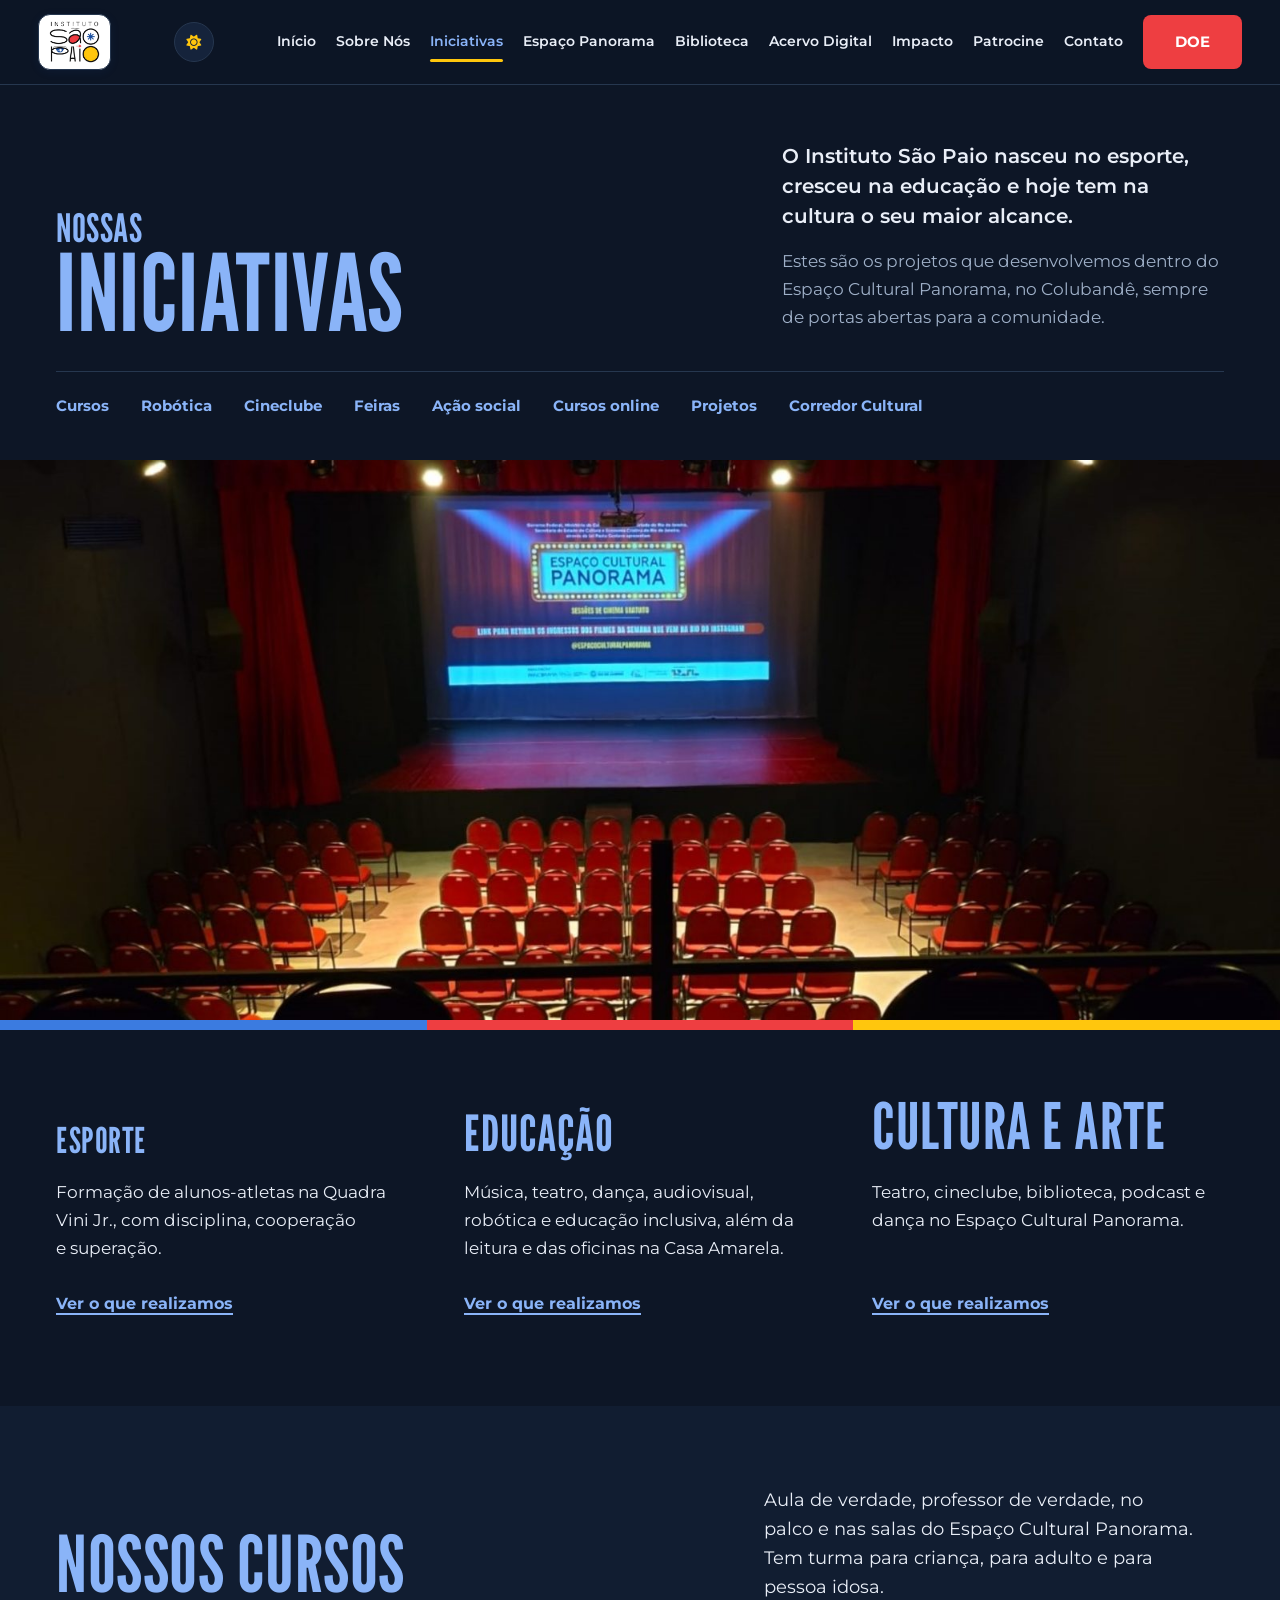
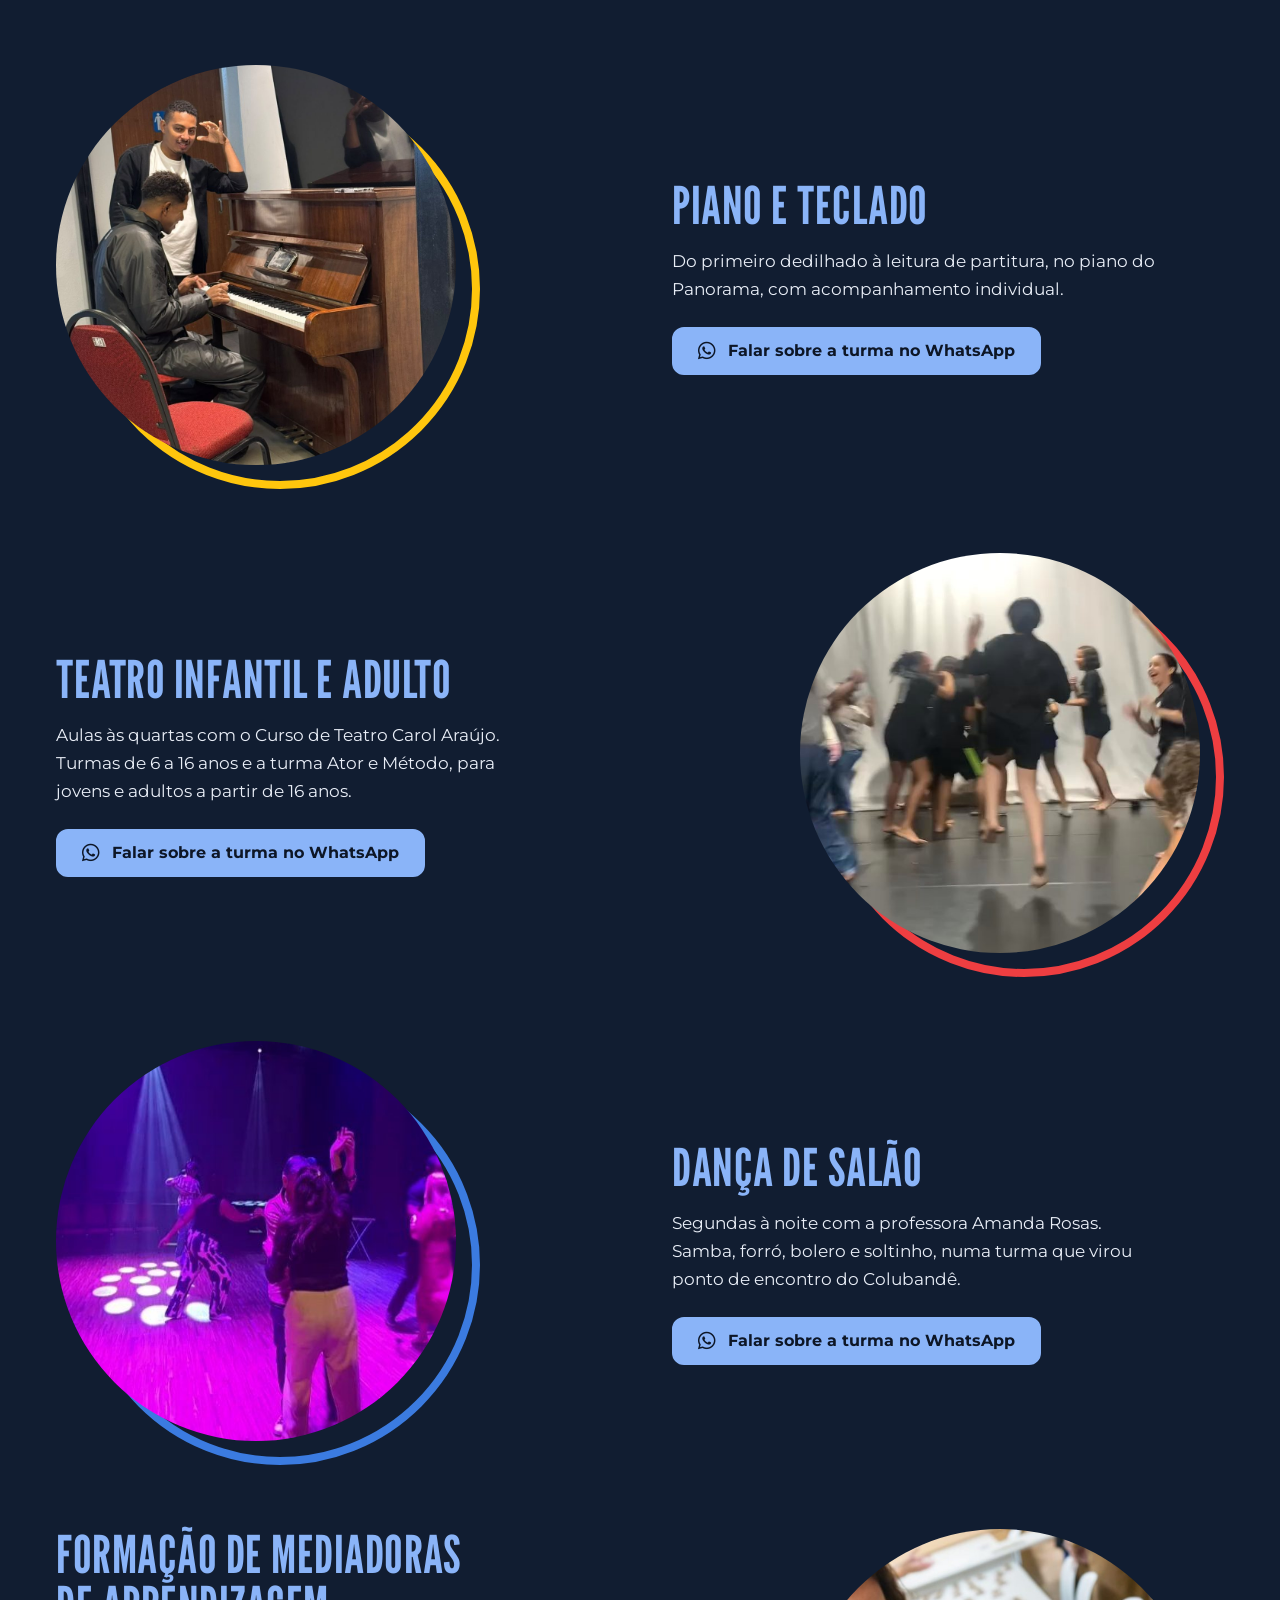
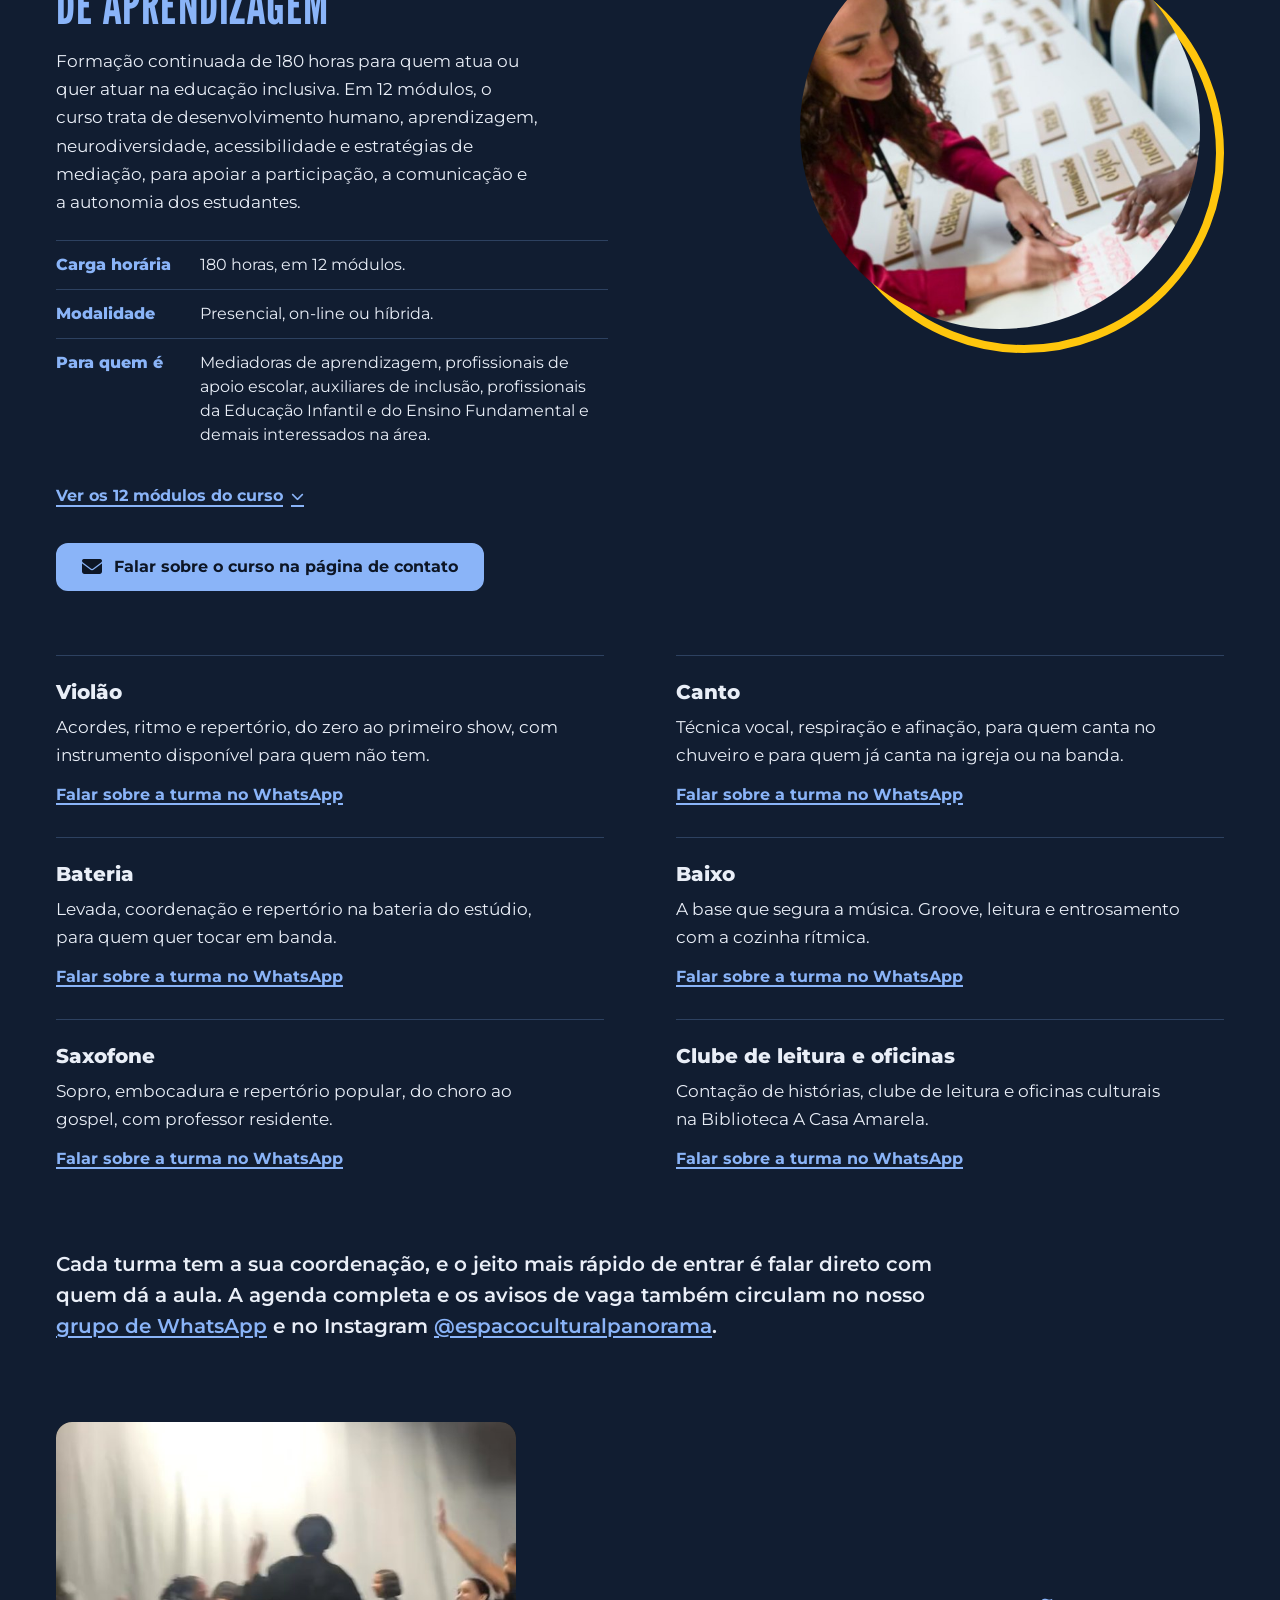
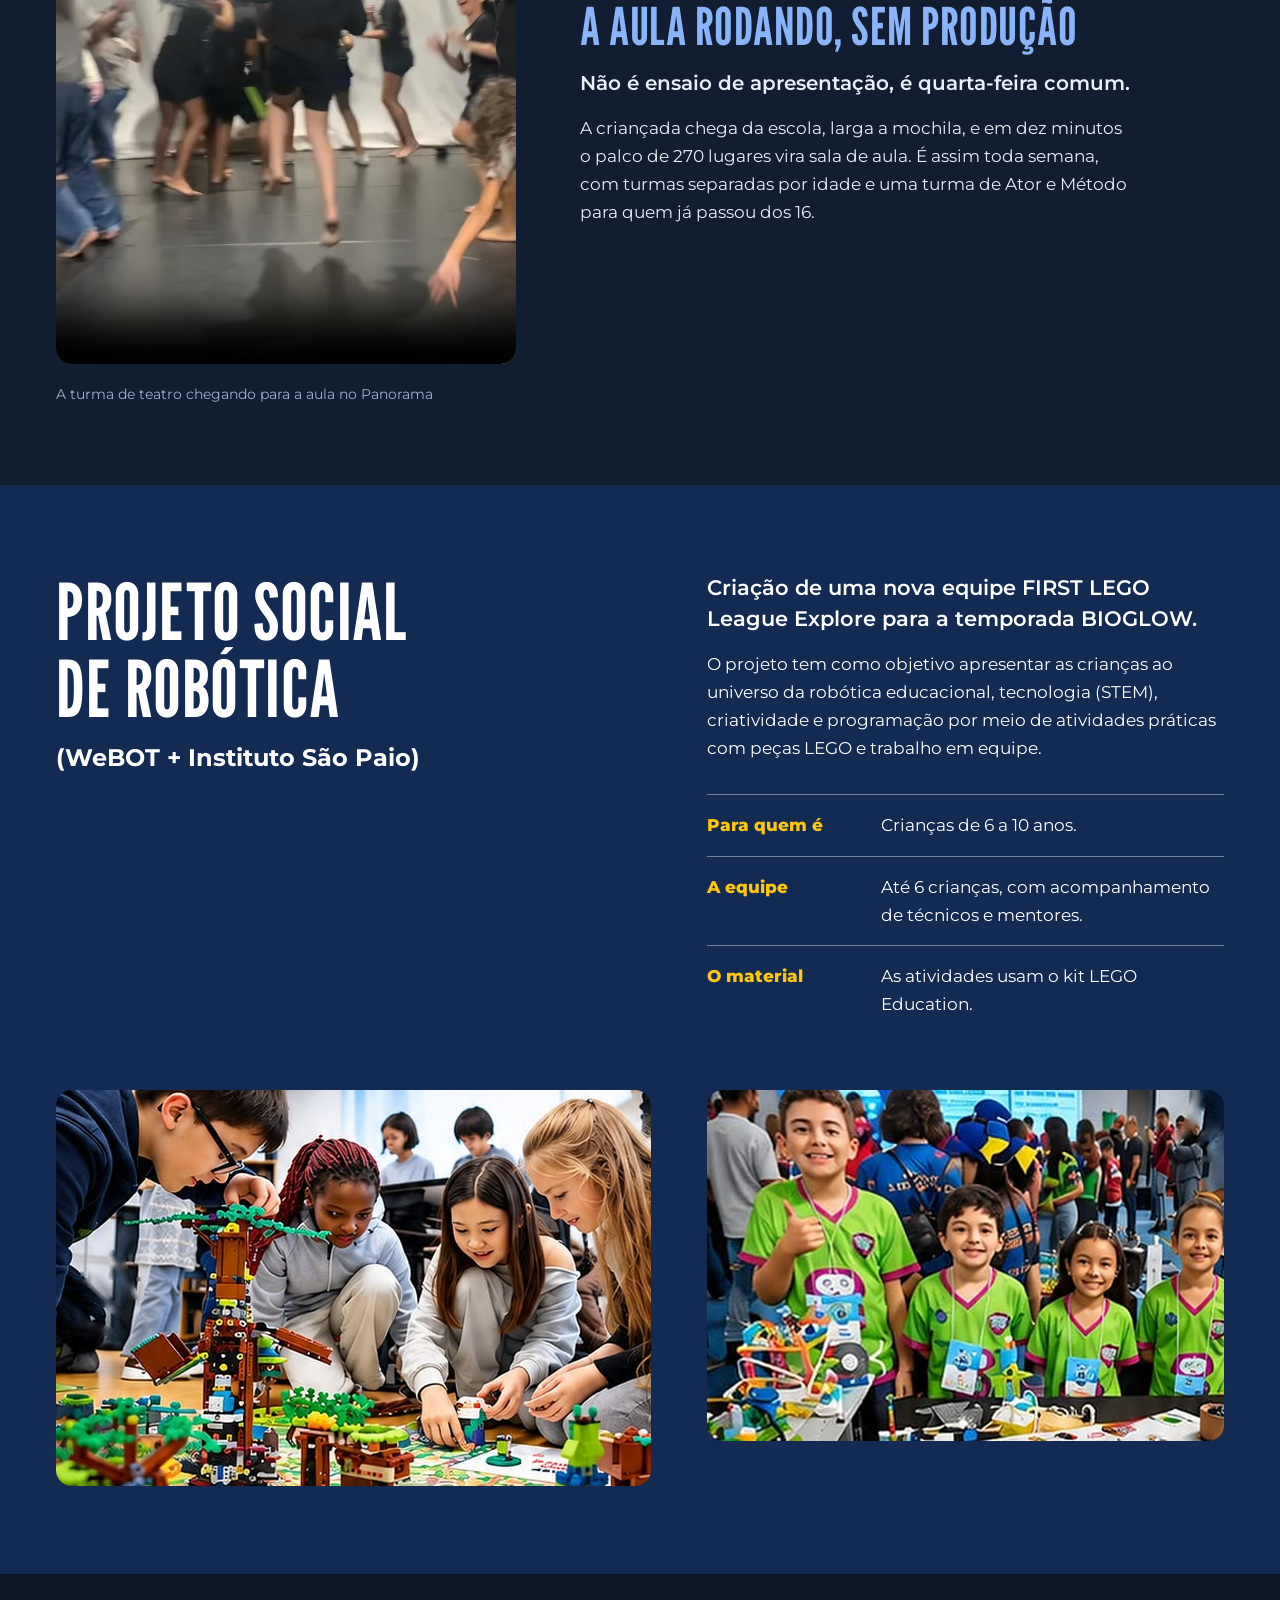
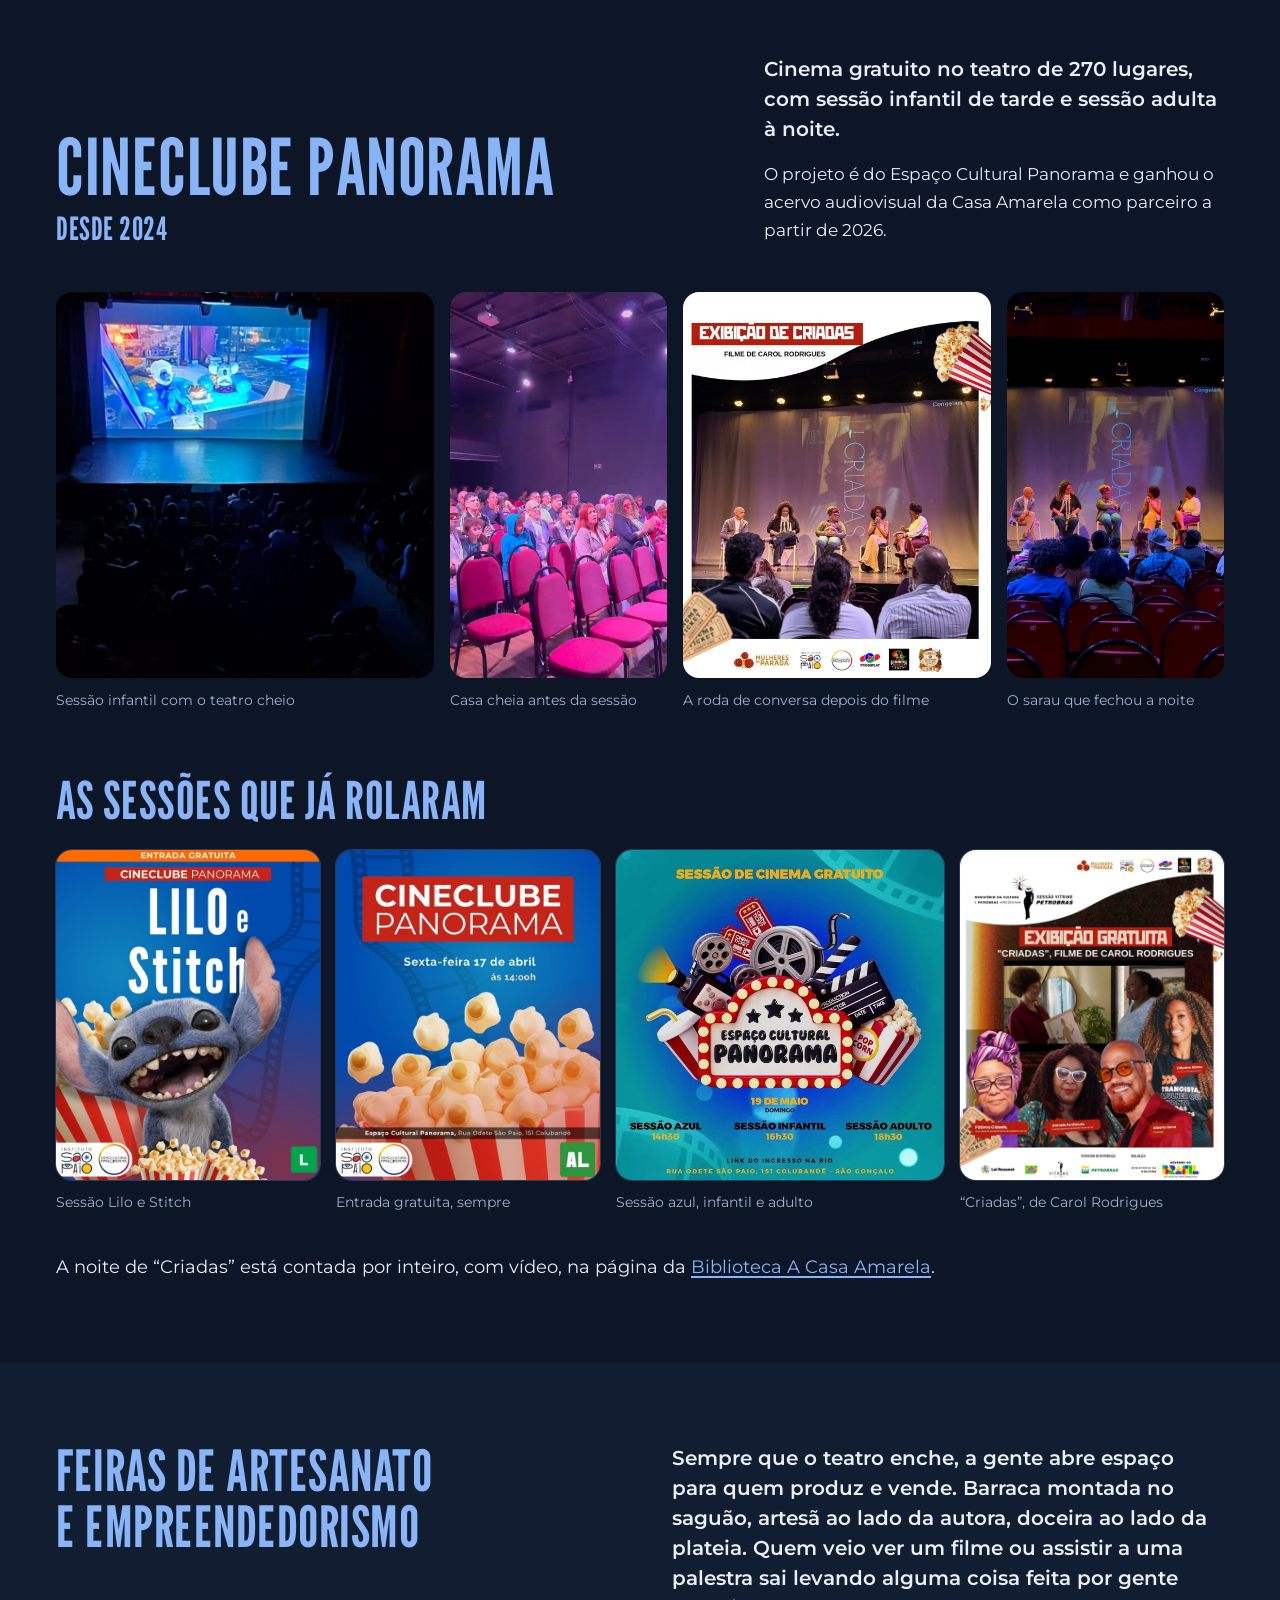
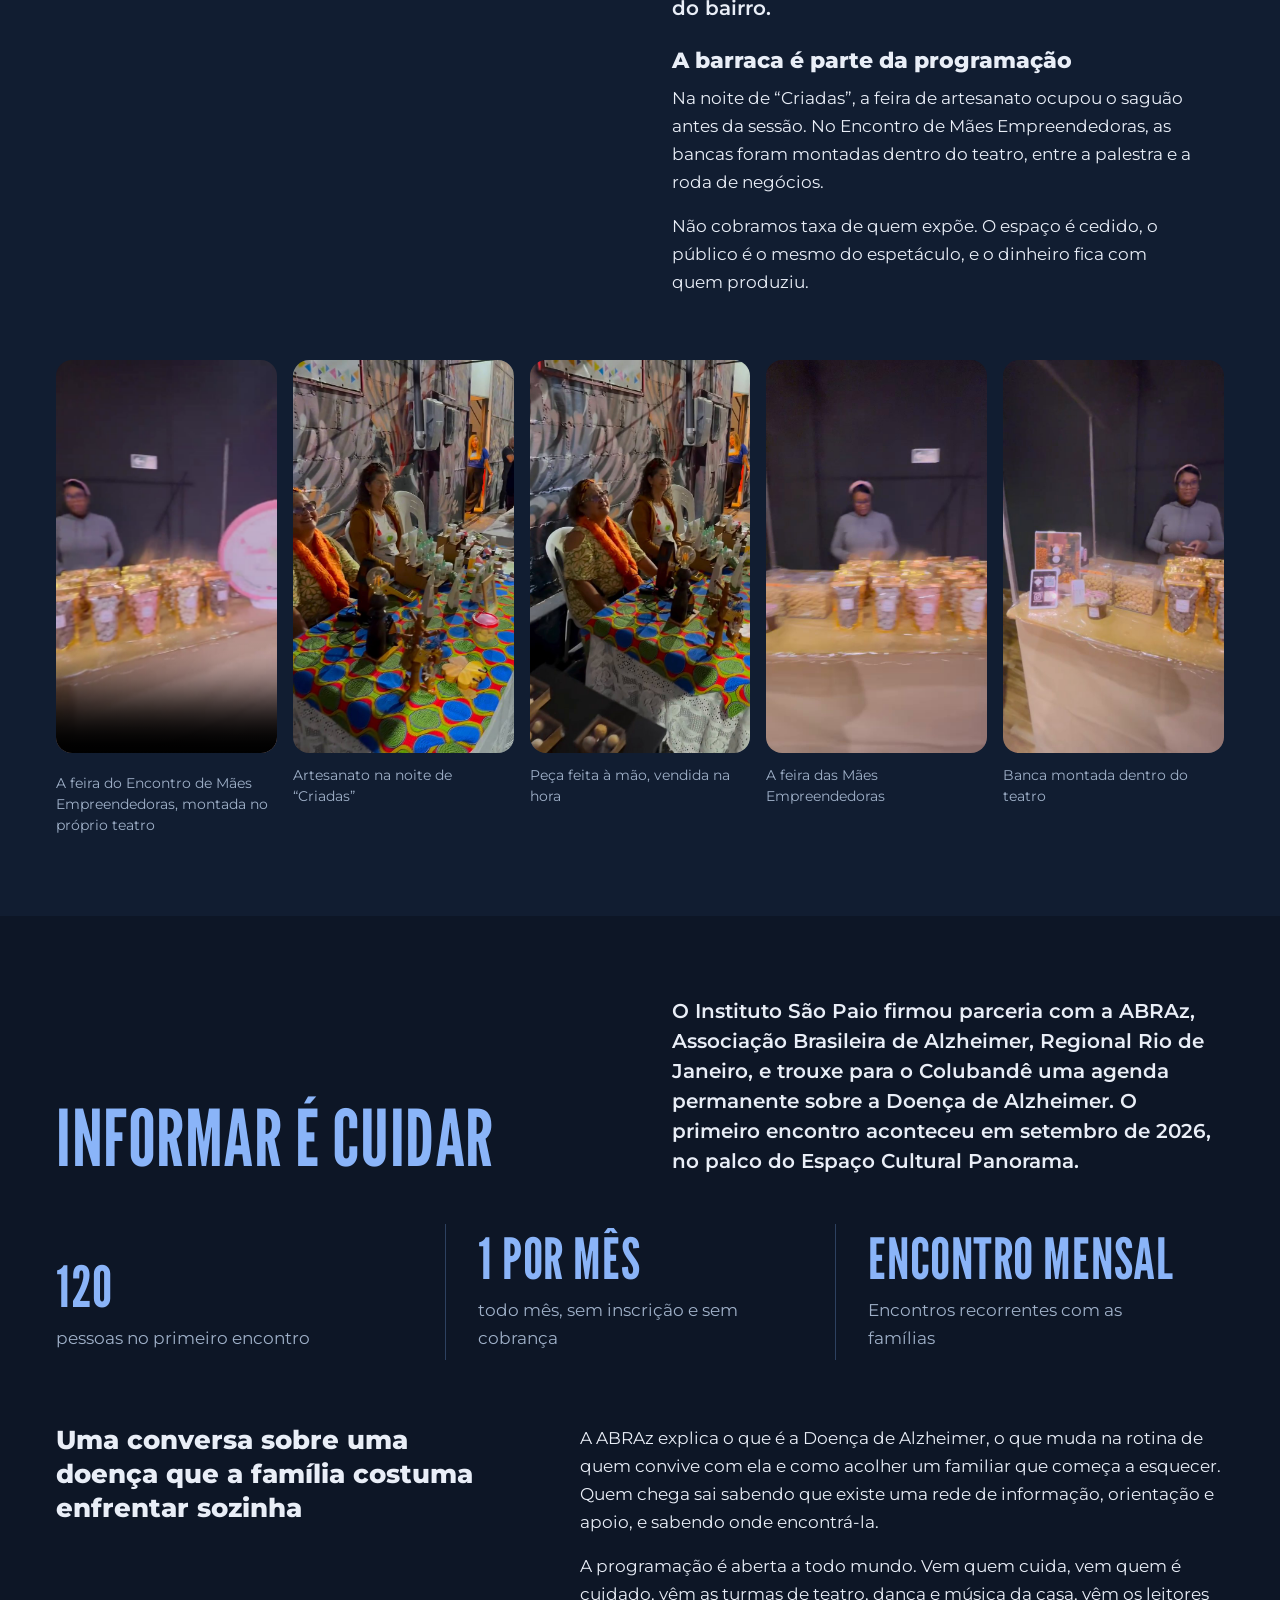
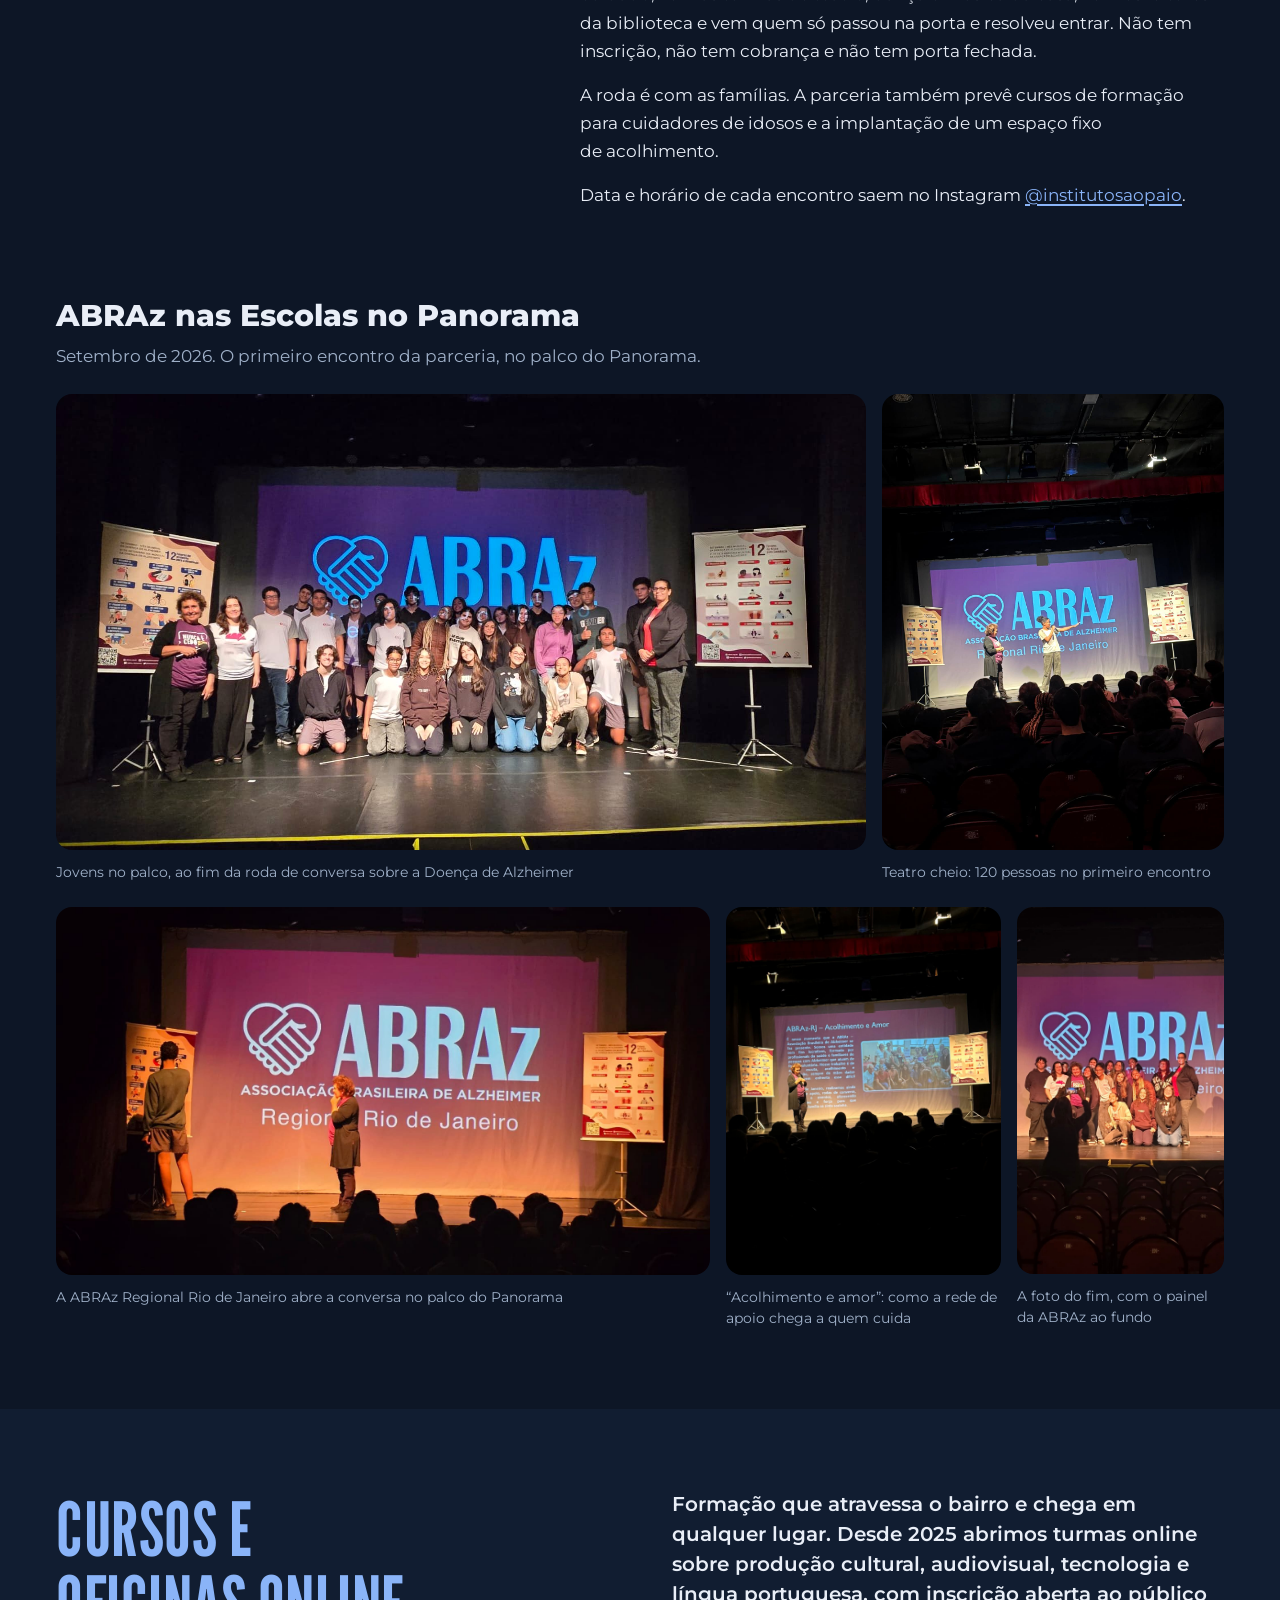
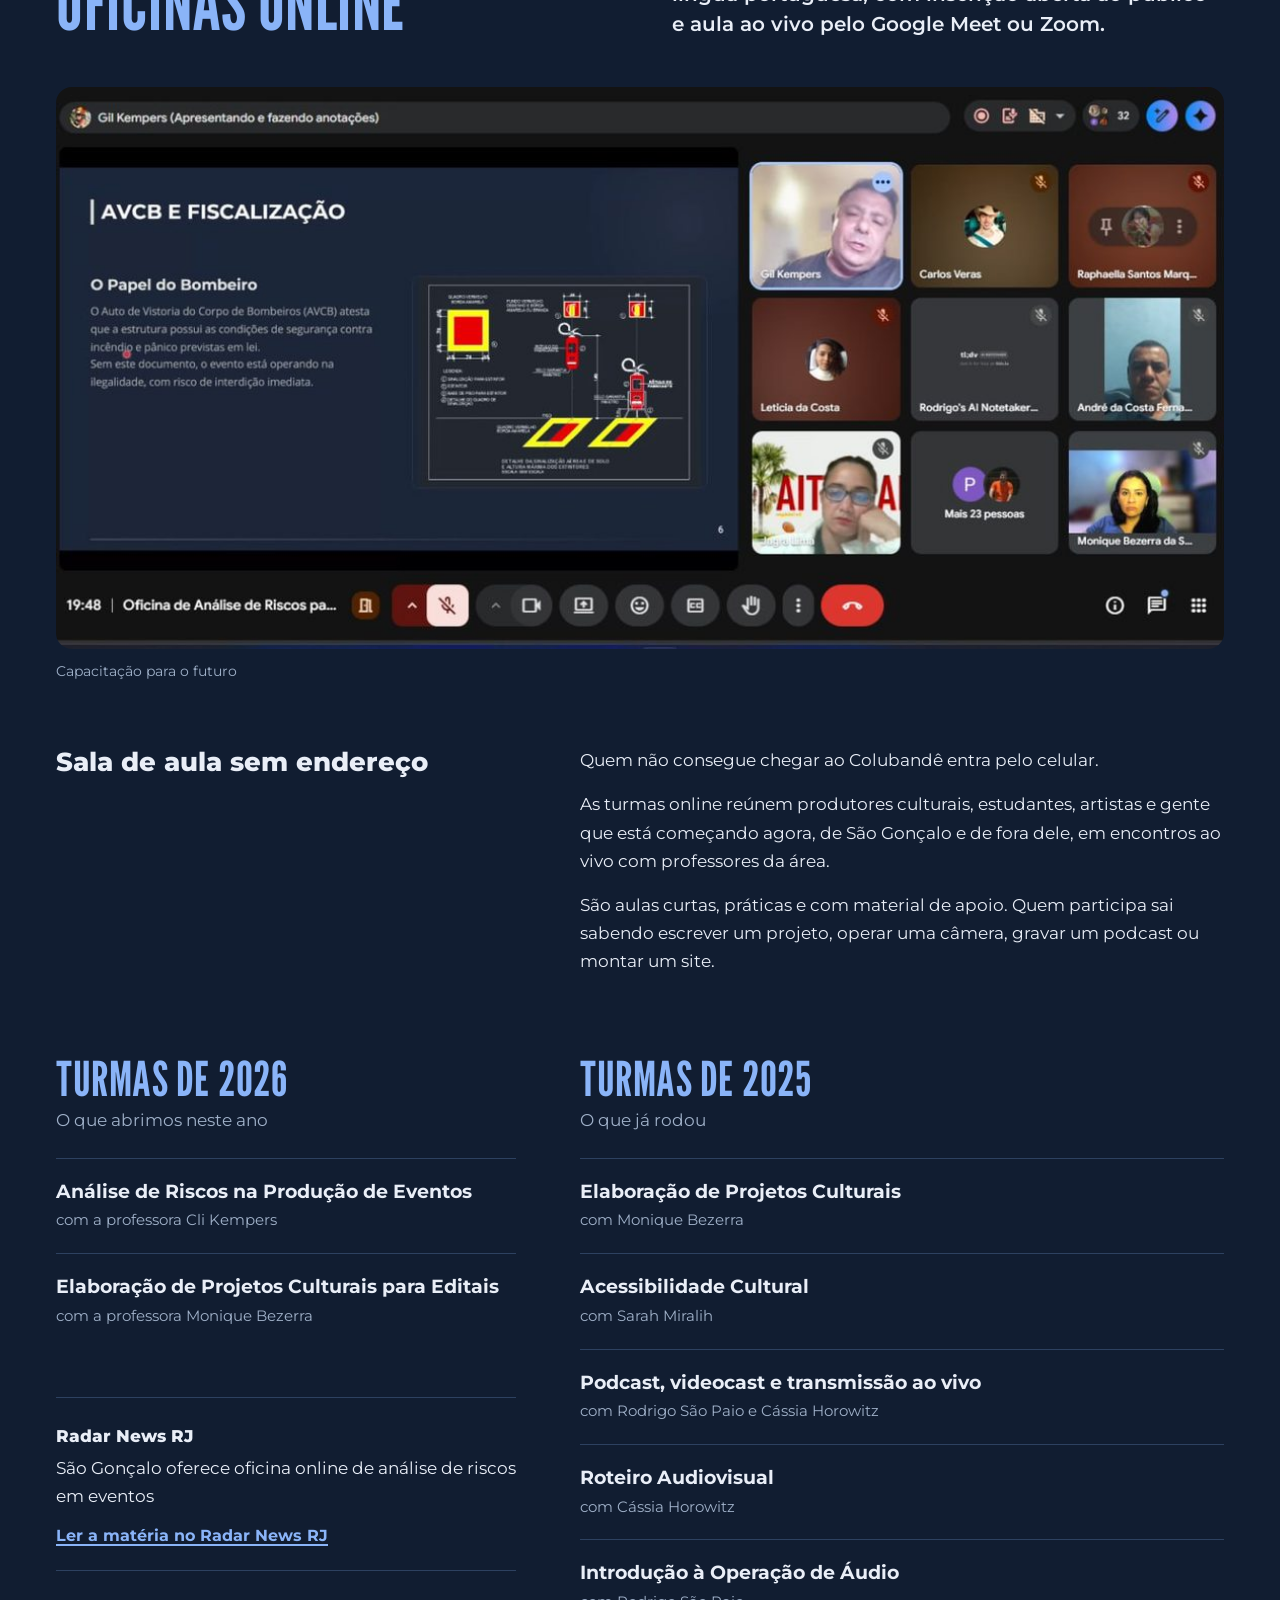
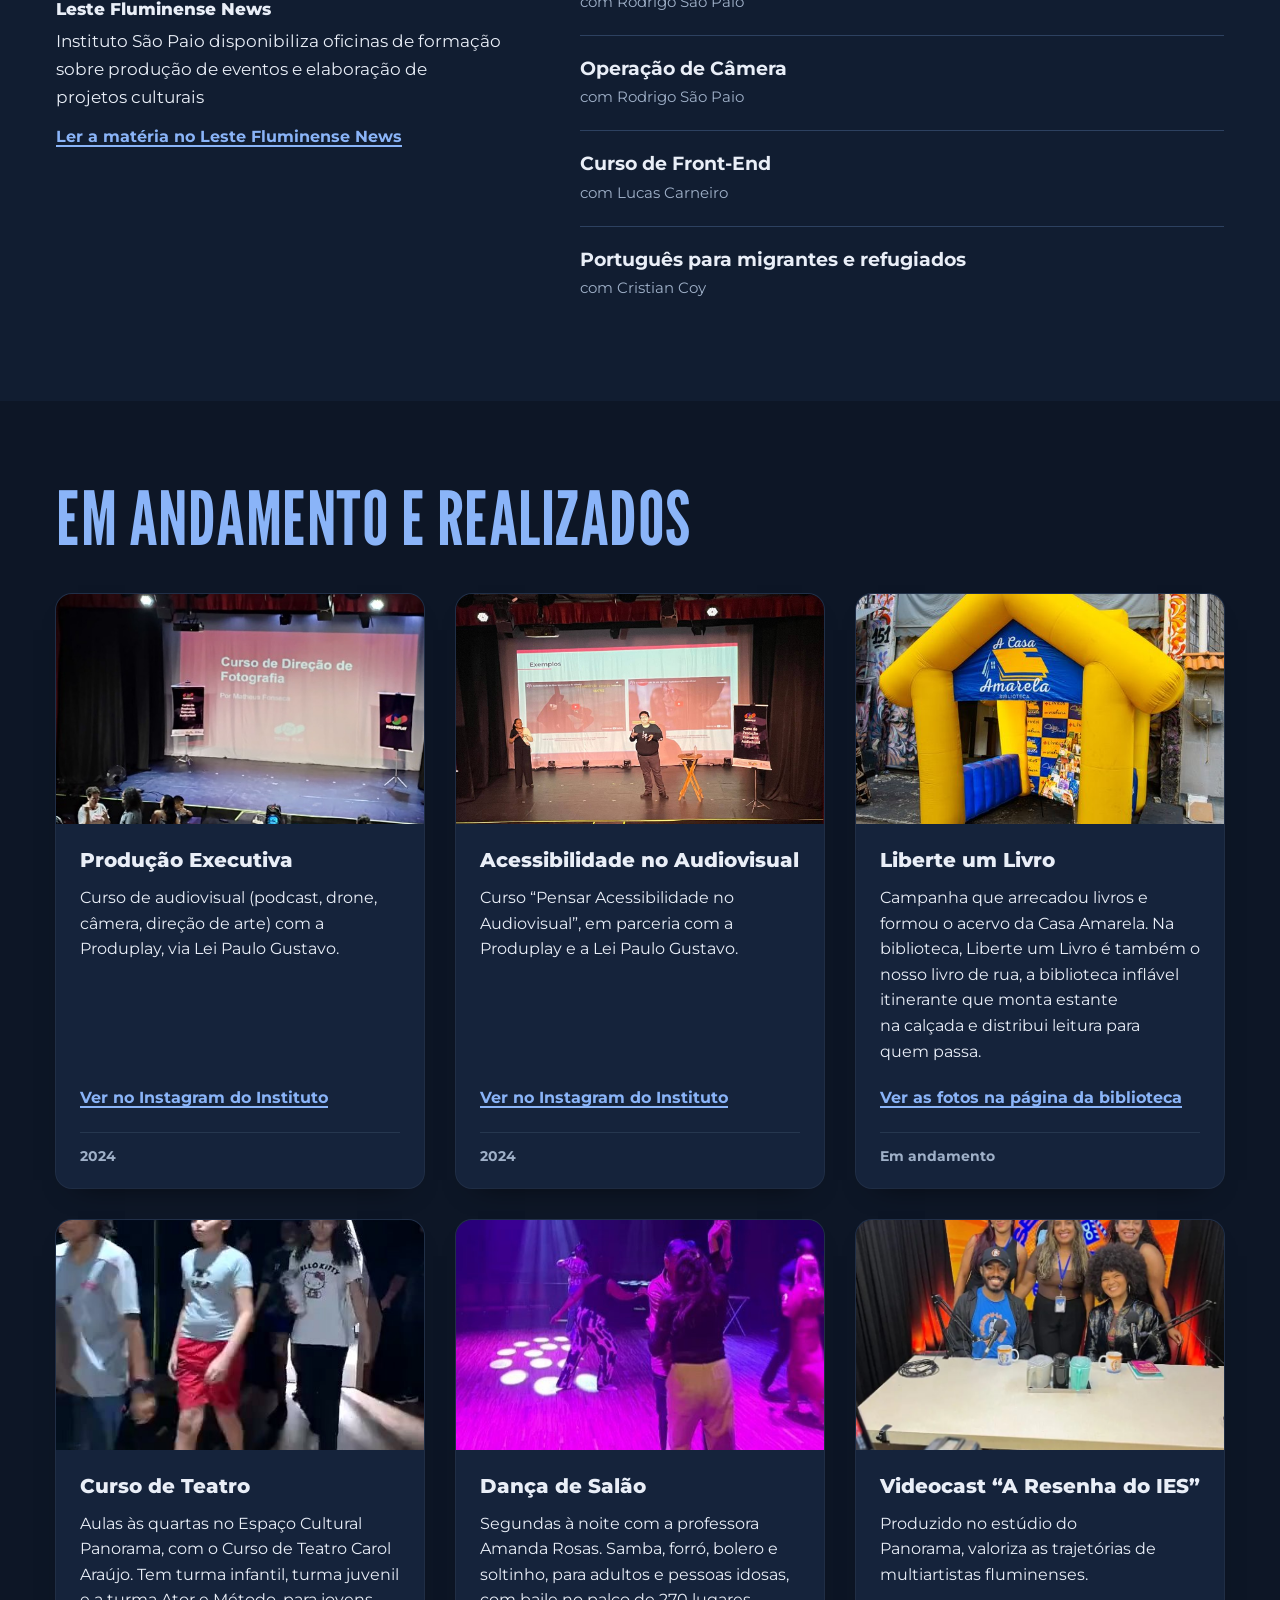
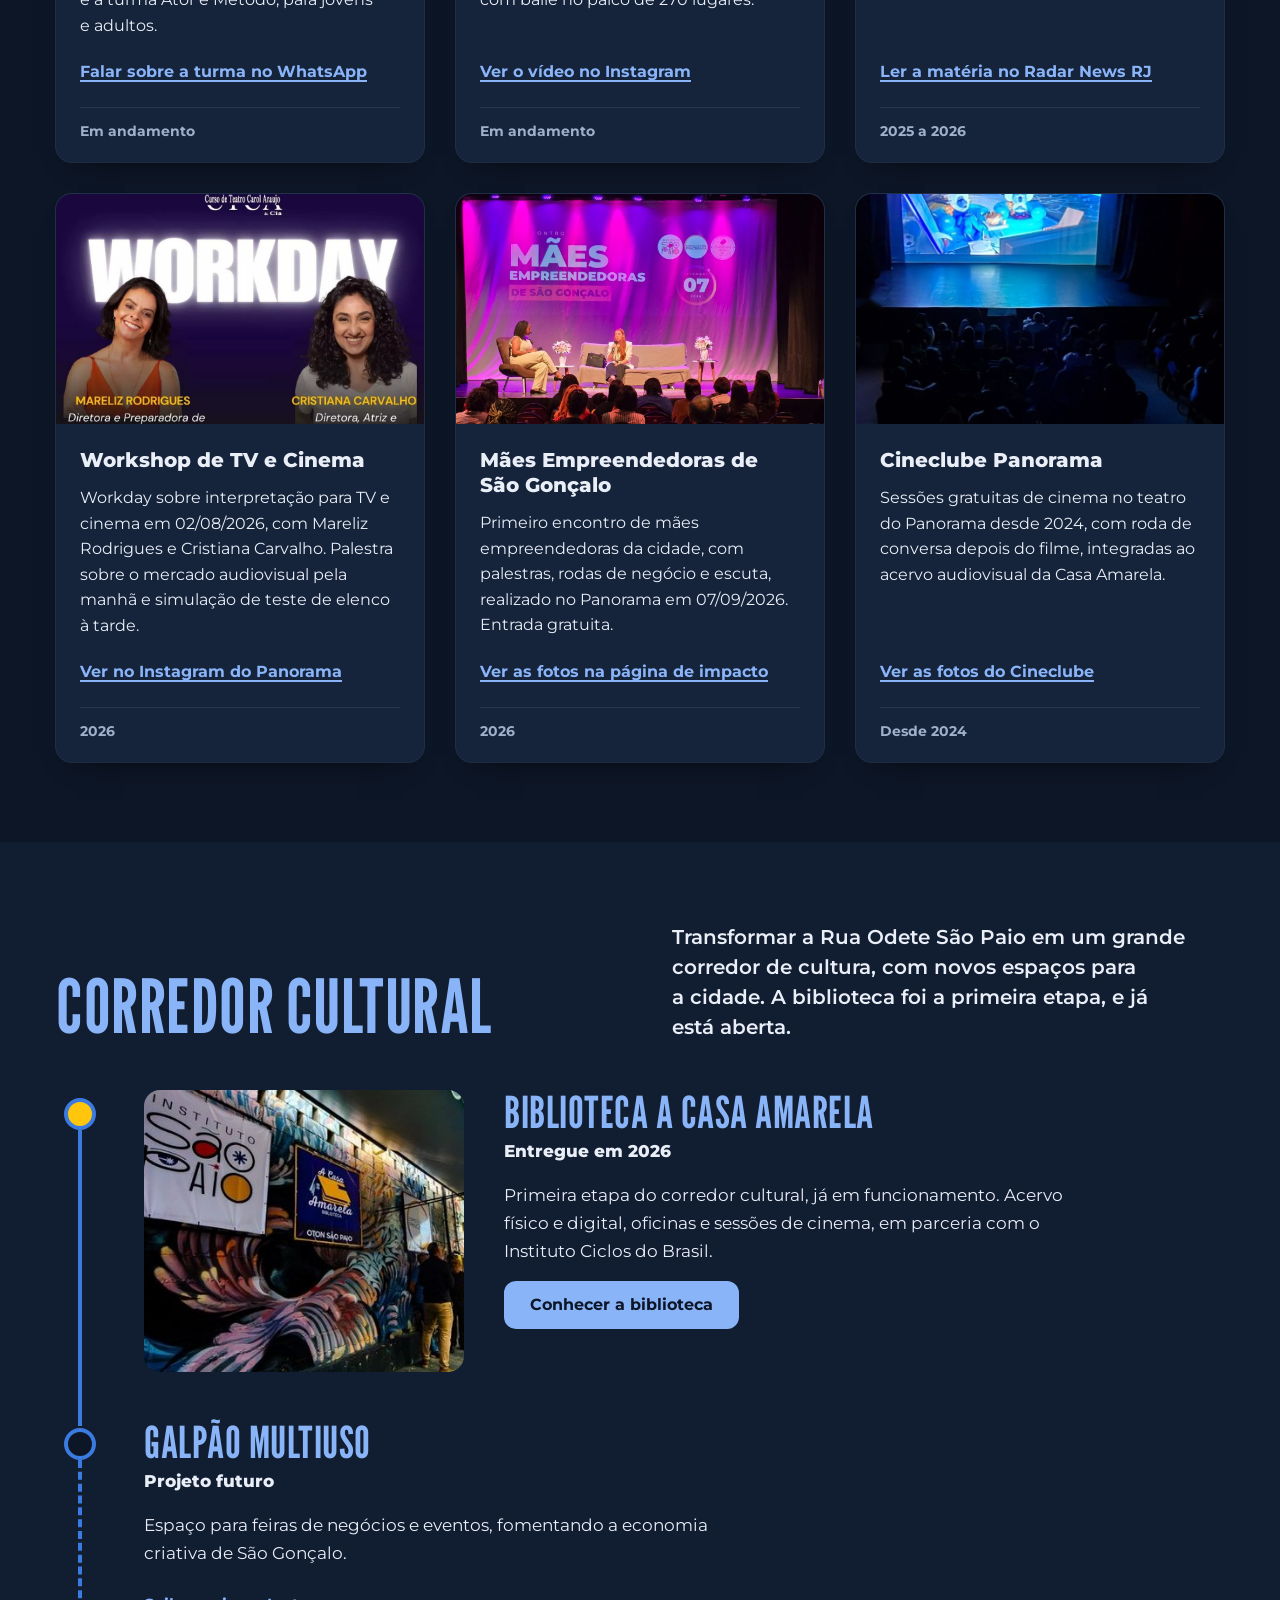
<file: iniciativas.html>
<!DOCTYPE html>
<html lang="pt-BR">
<head>
    <meta charset="UTF-8">
    <meta name="viewport" content="width=device-width, initial-scale=1.0">
    <meta name="description" content="Portfólio do Instituto São Paio: cursos de piano, violão, canto, teatro e dança de salão, formação de mediadoras de aprendizagem, projeto de robótica para crianças, oficinas online, Cineclube Panorama e a Biblioteca Comunitária A Casa Amarela, no Espaço Cultural Panorama, em São Gonçalo.">
    <title>Instituto São Paio — Iniciativas</title>
    <link rel="preconnect" href="https://fonts.googleapis.com">
    <link rel="preconnect" href="https://fonts.gstatic.com" crossorigin>
    <link href="https://fonts.googleapis.com/css2?family=League+Gothic&family=Montserrat:wght@400;500;600;700;800&display=swap" rel="stylesheet">
    <link rel="stylesheet" href="https://cdnjs.cloudflare.com/ajax/libs/font-awesome/6.4.0/css/all.min.css">
    <script>
        /* Tema pelo horário de quem visita: claro das 6h às 18h e escuro das
           18h01 às 5h59 (o claro é o padrão). A escolha feita no botão lua/sol
           vale até a próxima virada. Aplica antes da página aparecer (evita "piscar"). */
        (function(){var t='claro';try{var d=new Date(),m=d.getHours()*60+d.getMinutes();if(m<360||m>1080)t='escuro';var e=localStorage.getItem('isp-tema');if((e==='claro'||e==='escuro')&&+localStorage.getItem('isp-tema-ate')>Date.now())t=e;}catch(x){}document.documentElement.setAttribute('data-tema',t);})();
    </script>
    <link rel="icon" type="image/png" href="img/Logo.png">
    <link rel="stylesheet" href="style.css?v=20261105d">
</head>
<body>
    <!-- ===== CABECALHO (igual em todas as paginas) ===== -->
    <header class="site-header">
        <div class="header-inner">
            <a class="brand" href="index.html">
                <img class="logo" src="img/Logo.png" alt="Instituto São Paio">
            </a>
            <button class="nav-toggle" aria-label="Abrir menu"><i class="fas fa-bars"></i></button>
            <nav class="nav">
            <a class="nav-link" href="index.html">Início</a>
            <a class="nav-link" href="sobre.html">Sobre Nós</a>
            <a class="nav-link active" href="iniciativas.html">Iniciativas</a>
            <a class="nav-link" href="panorama.html">Espaço Panorama</a>
            <a class="nav-link" href="biblioteca.html">Biblioteca</a>
            <a class="nav-link" href="acervo.html">Acervo Digital</a>
            <a class="nav-link" href="impacto.html">Impacto</a>
            <a class="nav-link" href="patrocine.html">Patrocine</a>
            <a class="nav-link" href="contato.html">Contato</a>
            <a class="btn btn--accent" href="doe.html">DOE</a>
            </nav>
        </div>
    </header>

<main class="ini">
    <section class="ini-capa" aria-labelledby="ini-titulo">
        <div class="ini-wrap">
            <h1 class="ini-cartaz" id="ini-titulo"><span class="ini-l1">Nossas</span> <span class="ini-l2">Iniciativas</span></h1>
            <div class="ini-capa-txt">
                <p class="ini-lede">O Instituto São Paio nasceu no esporte, cresceu na educação e hoje tem na cultura o seu maior alcance.</p>
                <p class="ini-sub">Estes são os projetos que desenvolvemos dentro do Espaço Cultural Panorama, no Colubandê, sempre de portas abertas para a comunidade.</p>
            </div>
            <nav class="ini-atalhos" aria-label="Nesta página">
                <a href="#cursos">Cursos</a>
                <a href="#robotica">Robótica</a>
                <a href="#cineclube">Cineclube</a>
                <a href="#feiras">Feiras</a>
                <a href="#acao-social">Ação social</a>
                <a href="#online">Cursos online</a>
                <a href="#projetos">Projetos</a>
                <a href="#corredor">Corredor Cultural</a>
            </nav>
        </div>
    </section>
    <figure class="ini-fotocapa"><img src="img/espaco-cultural-panorama-teatro.jpg" width="1600" height="900" alt="Teatro do Espaço Cultural Panorama visto da plateia, com as poltronas vermelhas e o palco ao fundo" fetchpriority="high"></figure>
    <div class="ini-faixa" aria-hidden="true"><span></span><span></span><span></span></div>

    <section aria-label="Áreas de atuação">
        <div class="ini-wrap">
            <div class="ini-areas">
                <article class="ini-area" data-area="esporte">
                    <h2 class="ini-cartaz ini-t1">Esporte</h2>
                    <p>Formação de alunos-atletas na Quadra Vini Jr., com disciplina, cooperação e superação.</p>
                    <button class="ini-ver btn-vermais" type="button" aria-label="Ver o que realizamos em Esporte">Ver o que realizamos</button>
                </article>
                <article class="ini-area" data-area="educacao">
                    <h2 class="ini-cartaz ini-t2">Educação</h2>
                    <p>Música, teatro, dança, audiovisual, robótica e educação inclusiva, além da leitura e das oficinas na Casa Amarela.</p>
                    <button class="ini-ver btn-vermais" type="button" aria-label="Ver o que realizamos em Educação">Ver o que realizamos</button>
                </article>
                <article class="ini-area" data-area="cultura">
                    <h2 class="ini-cartaz ini-t3">Cultura e Arte</h2>
                    <p>Teatro, cineclube, biblioteca, podcast e dança no Espaço Cultural Panorama.</p>
                    <button class="ini-ver btn-vermais" type="button" aria-label="Ver o que realizamos em Cultura e Arte">Ver o que realizamos</button>
                </article>
            </div>
        </div>
    </section>

    <section class="ini-sec ini-alt" id="cursos">
        <div class="ini-wrap">
            <div class="ini-cursos-topo">
                <h2 class="ini-cartaz">Nossos cursos</h2>
                <p>Aula de verdade, professor de verdade, no palco e nas salas do Espaço Cultural Panorama. Tem turma para criança, para adulto e para pessoa idosa.</p>
            </div>

            <article class="ini-turma">
                <div class="ini-disco"><span class="ini-anel" aria-hidden="true"></span><img src="img/cursos/piano-1.jpg" width="400" height="400" alt="Professor orientando um aluno ao piano no Espaço Cultural Panorama" loading="lazy" style="object-position:40% 42%"></div>
                <div>
                    <h3 class="ini-cartaz">Piano e teclado</h3>
                    <p>Do primeiro dedilhado à leitura de partitura, no piano do Panorama, com acompanhamento individual.</p>
                    <a class="ini-btn" href="https://wa.me/+5521964099334" target="_blank" rel="noopener"><i class="fab fa-whatsapp" aria-hidden="true"></i>Falar sobre a turma no WhatsApp<span class="ini-so-leitor"> de Piano e teclado</span></a>
                </div>
            </article>

            <article class="ini-turma ini-turma--inv">
                <div class="ini-disco"><span class="ini-anel ini-anel--v" aria-hidden="true"></span><img src="img/cursos/curso-de-teatro.jpg" width="400" height="400" alt="Alunos da turma de teatro em exercício de movimento no palco" loading="lazy"></div>
                <div>
                    <h3 class="ini-cartaz">Teatro infantil e adulto</h3>
                    <p>Aulas às quartas com o Curso de Teatro Carol Araújo. Turmas de 6 a 16 anos e a turma Ator e Método, para jovens e adultos a partir de 16 anos.</p>
                    <a class="ini-btn" href="https://wa.me/+5521975971110" target="_blank" rel="noopener"><i class="fab fa-whatsapp" aria-hidden="true"></i>Falar sobre a turma no WhatsApp<span class="ini-so-leitor"> de Teatro infantil e adulto</span></a>
                </div>
            </article>

            <article class="ini-turma">
                <div class="ini-disco"><span class="ini-anel ini-anel--z" aria-hidden="true"></span><img src="img/cursos/danca-de-salao.jpg" width="400" height="400" alt="Casais dançando no palco iluminado do Espaço Cultural Panorama" loading="lazy" style="object-position:50% 62%"></div>
                <div>
                    <h3 class="ini-cartaz">Dança de salão</h3>
                    <p>Segundas à noite com a professora Amanda Rosas. Samba, forró, bolero e soltinho, numa turma que virou ponto de encontro do Colubandê.</p>
                    <a class="ini-btn" href="https://wa.me/+5521994608817" target="_blank" rel="noopener"><i class="fab fa-whatsapp" aria-hidden="true"></i>Falar sobre a turma no WhatsApp<span class="ini-so-leitor"> de Dança de salão</span></a>
                </div>
            </article>

            <article class="ini-turma ini-turma--inv ini-turma--longa">
                <div class="ini-disco"><span class="ini-anel" aria-hidden="true"></span><img src="img/cursos/mediadoras-de-aprendizagem.jpg" width="400" height="400" alt="Duas pessoas debruçadas sobre uma mesa com plaquinhas de madeira com palavras, uma delas escrevendo numa folha" loading="lazy" style="object-position:15% 50%"></div>
                <div>
                    <h3 class="ini-cartaz">Formação de Mediadoras de Aprendizagem</h3>
                    <p>Formação continuada de 180 horas para quem atua ou quer atuar na educação inclusiva. Em 12 módulos, o curso trata de desenvolvimento humano, aprendizagem, neurodiversidade, acessibilidade e estratégias de mediação, para apoiar a participação, a comunicação e a autonomia dos estudantes.</p>
                    <dl class="ini-ficha">
                        <div><dt>Carga horária</dt><dd>180 horas, em 12 módulos.</dd></div>
                        <div><dt>Modalidade</dt><dd>Presencial, on-line ou híbrida.</dd></div>
                        <div><dt>Para quem é</dt><dd>Mediadoras de aprendizagem, profissionais de apoio escolar, auxiliares de inclusão, profissionais da Educação Infantil e do Ensino Fundamental e demais interessados na área.</dd></div>
                    </dl>
                    <details class="ini-modulos">
                        <summary>Ver os 12 módulos do curso <i class="fas fa-chevron-down" aria-hidden="true"></i></summary>
                        <ol role="list">
                            <li><span>Legislação e políticas públicas de educação inclusiva</span> <span class="ini-mod-h"><span aria-hidden="true">15 h</span><span class="ini-so-leitor">15 horas</span></span></li>
                            <li><span>Fundamentos da educação especial e inclusiva</span> <span class="ini-mod-h"><span aria-hidden="true">15 h</span><span class="ini-so-leitor">15 horas</span></span></li>
                            <li><span>Desenvolvimento infantil e processos de aprendizagem</span> <span class="ini-mod-h"><span aria-hidden="true">15 h</span><span class="ini-so-leitor">15 horas</span></span></li>
                            <li><span>Neurodiversidade e transtornos do neurodesenvolvimento</span> <span class="ini-mod-h"><span aria-hidden="true">20 h</span><span class="ini-so-leitor">20 horas</span></span></li>
                            <li><span>Transtorno do Espectro Autista (TEA)</span> <span class="ini-mod-h"><span aria-hidden="true">20 h</span><span class="ini-so-leitor">20 horas</span></span></li>
                            <li><span>Deficiências e suas especificidades</span> <span class="ini-mod-h"><span aria-hidden="true">15 h</span><span class="ini-so-leitor">15 horas</span></span></li>
                            <li><span>Funções e atribuições da mediadora de aprendizagem</span> <span class="ini-mod-h"><span aria-hidden="true">15 h</span><span class="ini-so-leitor">15 horas</span></span></li>
                            <li><span>Estratégias e práticas de mediação pedagógica</span> <span class="ini-mod-h"><span aria-hidden="true">20 h</span><span class="ini-so-leitor">20 horas</span></span></li>
                            <li><span>Comunicação, comportamento e habilidades socioemocionais</span> <span class="ini-mod-h"><span aria-hidden="true">15 h</span><span class="ini-so-leitor">15 horas</span></span></li>
                            <li><span>Acessibilidade e tecnologia assistiva</span> <span class="ini-mod-h"><span aria-hidden="true">10 h</span><span class="ini-so-leitor">10 horas</span></span></li>
                            <li><span>Planejamento individualizado e trabalho colaborativo</span> <span class="ini-mod-h"><span aria-hidden="true">10 h</span><span class="ini-so-leitor">10 horas</span></span></li>
                            <li><span>Ética, primeiros cuidados e práticas supervisionadas</span> <span class="ini-mod-h"><span aria-hidden="true">10 h</span><span class="ini-so-leitor">10 horas</span></span></li>
                        </ol>
                    </details>
                    <a class="ini-btn" href="contato.html"><i class="fas fa-envelope" aria-hidden="true"></i>Falar sobre o curso na página de contato</a>
                </div>
            </article>

            <ul class="ini-mais" role="list">
                <li><h3>Violão</h3><p>Acordes, ritmo e repertório, do zero ao primeiro show, com instrumento disponível para quem não tem.</p><a class="ini-lk" href="https://wa.me/+5521964407997" target="_blank" rel="noopener">Falar sobre a turma no WhatsApp<span class="ini-so-leitor"> de Violão</span></a></li>
                <li><h3>Canto</h3><p>Técnica vocal, respiração e afinação, para quem canta no chuveiro e para quem já canta na igreja ou na banda.</p><a class="ini-lk" href="https://wa.me/+5521993487468" target="_blank" rel="noopener">Falar sobre a turma no WhatsApp<span class="ini-so-leitor"> de Canto</span></a></li>
                <li><h3>Bateria</h3><p>Levada, coordenação e repertório na bateria do estúdio, para quem quer tocar em banda.</p><a class="ini-lk" href="https://wa.me/+5521996516881" target="_blank" rel="noopener">Falar sobre a turma no WhatsApp<span class="ini-so-leitor"> de Bateria</span></a></li>
                <li><h3>Baixo</h3><p>A base que segura a música. Groove, leitura e entrosamento com a cozinha rítmica.</p><a class="ini-lk" href="https://wa.me/+5521998735195" target="_blank" rel="noopener">Falar sobre a turma no WhatsApp<span class="ini-so-leitor"> de Baixo</span></a></li>
                <li><h3>Saxofone</h3><p>Sopro, embocadura e repertório popular, do choro ao gospel, com professor residente.</p><a class="ini-lk" href="https://wa.me/+5521964407997" target="_blank" rel="noopener">Falar sobre a turma no WhatsApp<span class="ini-so-leitor"> de Saxofone</span></a></li>
                <li><h3>Clube de leitura e oficinas</h3><p>Contação de histórias, clube de leitura e oficinas culturais na Biblioteca A Casa Amarela.</p><a class="ini-lk" href="https://wa.me/+5521998526573" target="_blank" rel="noopener">Falar sobre a turma no WhatsApp<span class="ini-so-leitor"> de Clube de leitura e oficinas</span></a></li>
            </ul>

            <p class="ini-nota">Cada turma tem a sua coordenação, e o jeito mais rápido de entrar é falar direto com quem dá a aula. A agenda completa e os avisos de vaga também circulam no nosso <a href="https://chat.whatsapp.com/Kwd3YN4jLEXIoKl6Vg74bQ" target="_blank" rel="noopener">grupo de WhatsApp</a> e no Instagram <a href="https://www.instagram.com/espacoculturalpanorama/" target="_blank" rel="noopener">@espacoculturalpanorama</a>.</p>

            <div class="ini-aula">
                <figure>
                    <video controls preload="metadata" poster="video/poster-curso-de-teatro.jpg" playsinline width="480" height="566">
                        <source src="video/curso-de-teatro.mp4" type="video/mp4">
                        Seu navegador não reproduz vídeos. <a href="video/curso-de-teatro.mp4">Baixe o vídeo da aula</a>.
                    </video>
                    <figcaption>A turma de teatro chegando para a aula no Panorama</figcaption>
                </figure>
                <div>
                    <h3 class="ini-cartaz">A aula rodando, sem produção</h3>
                    <p class="ini-lead">Não é ensaio de apresentação, é quarta-feira comum.</p>
                    <p>A criançada chega da escola, larga a mochila, e em dez minutos o palco de 270 lugares vira sala de aula. É assim toda semana, com turmas separadas por idade e uma turma de Ator e Método para quem já passou dos 16.</p>
                </div>
            </div>
        </div>
    </section>

    <section class="ini-rob" id="robotica">
        <div class="ini-wrap">
            <h2 class="ini-cartaz">Projeto Social de Robótica <span class="ini-nome">(WeBOT + Instituto São Paio)</span></h2>
            <div>
                <p class="ini-lead">Criação de uma nova equipe FIRST LEGO League Explore para a temporada BIOGLOW.</p>
                <p>O projeto tem como objetivo apresentar as crianças ao universo da robótica educacional, tecnologia (STEM), criatividade e programação por meio de atividades práticas com peças LEGO e trabalho em equipe.</p>
                <dl class="ini-ficha">
                    <div><dt>Para quem é</dt><dd>Crianças de 6 a 10 anos.</dd></div>
                    <div><dt>A equipe</dt><dd>Até 6 crianças, com acompanhamento de técnicos e mentores.</dd></div>
                    <div><dt>O material</dt><dd>As atividades usam o kit LEGO Education.</dd></div>
                </dl>
            </div>
            <div class="ini-rob-fotos">
                <figure class="ini-rob-foto"><button class="ini-zoom" type="button" data-foto="img/robotica/webot-criancas-montando.jpg" data-legenda="Crianças montando uma construção com peças LEGO" aria-label="Ampliar foto: Crianças montando com peças LEGO"><img src="img/robotica/webot-criancas-montando.jpg" width="1128" height="752" alt="Crianças agachadas no chão, concentradas na montagem de uma construção de peças LEGO" loading="lazy"></button></figure>
                <figure class="ini-rob-foto"><button class="ini-zoom" type="button" data-foto="img/robotica/webot-equipe-no-evento.jpg" data-legenda="Crianças de camiseta verde, com montagens de LEGO na mesa, durante um evento" aria-label="Ampliar foto: Crianças de camiseta verde com montagens de LEGO"><img src="img/robotica/webot-equipe-no-evento.jpg" width="772" height="524" alt="Crianças de camiseta verde sorrindo, com montagens de LEGO sobre a mesa à frente, durante um evento" loading="lazy"></button></figure>
            </div>
        </div>
    </section>

    <section class="ini-sec" id="cineclube">
        <div class="ini-wrap">
            <div class="ini-cine-topo">
                <h2 class="ini-cartaz">Cineclube Panorama <span class="ini-desde">desde 2024</span></h2>
                <div>
                    <p class="ini-lead">Cinema gratuito no teatro de 270 lugares, com sessão infantil de tarde e sessão adulta à noite.</p>
                    <p>O projeto é do Espaço Cultural Panorama e ganhou o acervo audiovisual da Casa Amarela como parceiro a partir de 2026.</p>
                </div>
            </div>
            <div class="ini-linha">
                <figure style="--r:0.979"><button class="ini-zoom" type="button" data-foto="img/cineclube/cineclube-plateia-v2.jpg" data-legenda="Sessão infantil com o teatro cheio" aria-label="Ampliar foto: Sessão infantil com o teatro cheio"><img src="img/cineclube/cineclube-plateia-v2.jpg" width="846" height="864" alt="Teatro cheio durante uma sessão infantil do Cineclube Panorama" loading="lazy"></button><figcaption>Sessão infantil com o teatro cheio</figcaption></figure>
                <figure style="--r:0.562"><button class="ini-zoom" type="button" data-foto="img/cineclube/criadas-plateia.jpg" data-legenda="Plateia chegando para a sessão no teatro de 270 lugares" aria-label="Ampliar foto: Casa cheia antes da sessão"><img src="img/cineclube/criadas-plateia.jpg" width="720" height="1280" alt="Público sentado nas cadeiras do teatro do Espaço Cultural Panorama antes da sessão" loading="lazy"></button><figcaption>Casa cheia antes da sessão</figcaption></figure>
                <figure style="--r:0.8"><button class="ini-zoom" type="button" data-foto="img/cineclube/criadas-palco.jpg" data-legenda="Roda de conversa no palco depois da exibição de Criadas" aria-label="Ampliar foto: A roda de conversa depois do filme"><img src="img/cineclube/criadas-palco.jpg" width="1080" height="1350" alt="Roda de conversa no palco do Panorama depois do filme Criadas" loading="lazy"></button><figcaption>A roda de conversa depois do filme</figcaption></figure>
                <figure style="--r:0.562"><button class="ini-zoom" type="button" data-foto="img/cineclube/criadas-sarau.jpg" data-legenda="Sarau cultural na noite de Criadas" aria-label="Ampliar foto: O sarau que fechou a noite"><img src="img/cineclube/criadas-sarau.jpg" width="720" height="1280" alt="Sarau cultural no palco do Espaço Cultural Panorama" loading="lazy"></button><figcaption>O sarau que fechou a noite</figcaption></figure>
            </div>
            <div class="ini-cartazes">
                <h3 class="ini-cartaz">As sessões que já rolaram</h3>
                <div class="ini-linha ini-linha--cartaz">
                    <figure style="--r:0.8"><button class="ini-zoom" type="button" data-foto="img/cineclube/cineclube-lilo-e-stitch.jpg" data-legenda="Sessão de Lilo e Stitch no Cineclube Panorama" aria-label="Ampliar cartaz: Sessão Lilo e Stitch"><img src="img/cineclube/cineclube-lilo-e-stitch.jpg" width="648" height="810" alt="Cartaz da sessão de Lilo e Stitch no Cineclube Panorama" loading="lazy"></button><figcaption>Sessão Lilo e Stitch</figcaption></figure>
                    <figure style="--r:0.8"><button class="ini-zoom" type="button" data-foto="img/cineclube/cineclube-cartaz-abril.jpg" data-legenda="Cineclube Panorama, sexta-feira 17 de abril, entrada gratuita" aria-label="Ampliar cartaz: Entrada gratuita, sempre"><img src="img/cineclube/cineclube-cartaz-abril.jpg" width="648" height="810" alt="Cartaz do Cineclube Panorama de 17 de abril" loading="lazy"></button><figcaption>Entrada gratuita, sempre</figcaption></figure>
                    <figure style="--r:0.992"><button class="ini-zoom" type="button" data-foto="img/cineclube/cineclube-cartaz-v2.jpg" data-legenda="Sessão azul, sessão infantil e sessão adulto no Espaço Cultural Panorama" aria-label="Ampliar cartaz: Sessão azul, infantil e adulto"><img src="img/cineclube/cineclube-cartaz-v2.jpg" width="606" height="611" alt="Cartaz anunciando sessão azul, infantil e adulto no Cineclube Panorama" loading="lazy"></button><figcaption>Sessão azul, infantil e adulto</figcaption></figure>
                    <figure style="--r:0.8"><button class="ini-zoom" type="button" data-foto="img/cineclube/criadas-cartaz.jpg" data-legenda="Exibição gratuita de Criadas, de Carol Rodrigues, dentro da Sessão Vitrine Petrobras" aria-label="Ampliar cartaz: “Criadas”, de Carol Rodrigues"><img src="img/cineclube/criadas-cartaz.jpg" width="1120" height="1400" alt="Cartaz da exibição gratuita do filme Criadas" loading="lazy"></button><figcaption>“Criadas”, de Carol Rodrigues</figcaption></figure>
                </div>
            </div>
            <p class="ini-nota-cine">A noite de “Criadas” está contada por inteiro, com vídeo, na página da <a href="biblioteca.html">Biblioteca A Casa Amarela</a>.</p>
        </div>
    </section>

    <section class="ini-sec ini-alt" id="feiras">
        <div class="ini-wrap">
            <div class="ini-feiras-topo">
                <h2 class="ini-cartaz">Feiras de artesanato e empreendedorismo</h2>
                <div>
                    <p class="ini-lead">Sempre que o teatro enche, a gente abre espaço para quem produz e vende. Barraca montada no saguão, artesã ao lado da autora, doceira ao lado da plateia. Quem veio ver um filme ou assistir a uma palestra sai levando alguma coisa feita por gente do bairro.</p>
                    <h3>A barraca é parte da programação</h3>
                    <p>Na noite de “Criadas”, a feira de artesanato ocupou o saguão antes da sessão. No Encontro de Mães Empreendedoras, as bancas foram montadas dentro do teatro, entre a palestra e a roda de negócios.</p>
                    <p>Não cobramos taxa de quem expõe. O espaço é cedido, o público é o mesmo do espetáculo, e o dinheiro fica com quem produziu.</p>
                </div>
            </div>
            <div class="ini-fotos">
                <figure class="ini-fotos__video">
                    <video controls preload="metadata" poster="video/poster-feira-empreendedora.jpg" playsinline width="640" height="1138">
                        <source src="video/feira-empreendedora.mp4" type="video/mp4">
                        Seu navegador não reproduz vídeos. <a href="video/feira-empreendedora.mp4">Baixe o vídeo da feira</a>.
                    </video>
                    <figcaption>A feira do Encontro de Mães Empreendedoras, montada no próprio teatro</figcaption>
                </figure>
                <figure><button class="ini-zoom" type="button" data-foto="img/feiras/feira-artesanato-criadas-1.jpg" data-legenda="Banca de artesanato montada no Panorama, na noite de Criadas" aria-label="Ampliar foto: Artesanato na noite de “Criadas”"><img src="img/feiras/feira-artesanato-criadas-1.jpg" width="720" height="1280" alt="Artesãs atrás da banca de artesanato no Espaço Cultural Panorama" loading="lazy"></button><figcaption>Artesanato na noite de “Criadas”</figcaption></figure>
                <figure><button class="ini-zoom" type="button" data-foto="img/feiras/feira-artesanato-criadas-2.jpg" data-legenda="Peças à venda na feira de artesanato do Panorama" aria-label="Ampliar foto: Peça feita à mão, vendida na hora"><img src="img/feiras/feira-artesanato-criadas-2.jpg" width="720" height="1280" alt="Peças artesanais expostas sobre a banca da feira" loading="lazy"></button><figcaption>Peça feita à mão, vendida na hora</figcaption></figure>
                <figure><button class="ini-zoom" type="button" data-foto="img/feiras/feira-empreendedoras-1.jpg" data-legenda="Banca de doces no Encontro de Mães Empreendedoras" aria-label="Ampliar foto: A feira das Mães Empreendedoras"><img src="img/feiras/feira-empreendedoras-1.jpg" width="576" height="1024" alt="Empreendedora atrás da banca de doces no Encontro de Mães Empreendedoras" loading="lazy"></button><figcaption>A feira das Mães Empreendedoras</figcaption></figure>
                <figure><button class="ini-zoom" type="button" data-foto="img/feiras/feira-empreendedoras-2.jpg" data-legenda="Produtos expostos na feira do Encontro de Mães Empreendedoras" aria-label="Ampliar foto: Banca montada dentro do teatro"><img src="img/feiras/feira-empreendedoras-2.jpg" width="576" height="1024" alt="Produtos artesanais expostos na feira dentro do teatro" loading="lazy"></button><figcaption>Banca montada dentro do teatro</figcaption></figure>
            </div>
        </div>
    </section>

    <section class="ini-sec" id="acao-social">
        <div class="ini-wrap">
            <div class="ini-abraz-topo">
                <h2 class="ini-cartaz">Informar é cuidar</h2>
                <p class="ini-lead">O Instituto São Paio firmou parceria com a ABRAz, Associação Brasileira de Alzheimer, Regional Rio de Janeiro, e trouxe para o Colubandê uma agenda permanente sobre a Doença de Alzheimer. O primeiro encontro aconteceu em setembro de 2026, no palco do Espaço Cultural Panorama.</p>
            </div>
            <ul class="ini-nums" role="list">
                <li><span class="ini-n">120</span><span class="ini-r">pessoas no primeiro encontro</span></li>
                <li><span class="ini-n">1 por mês</span><span class="ini-r">todo mês, sem inscrição e sem cobrança</span></li>
                <li><span class="ini-n">Encontro Mensal</span><span class="ini-r">Encontros recorrentes com as famílias</span></li>
            </ul>
            <div class="ini-abraz-texto">
                <h3>Uma conversa sobre uma doença que a família costuma enfrentar sozinha</h3>
                <div>
                    <p>A ABRAz explica o que é a Doença de Alzheimer, o que muda na rotina de quem convive com ela e como acolher um familiar que começa a esquecer. Quem chega sai sabendo que existe uma rede de informação, orientação e apoio, e sabendo onde encontrá-la.</p>
                    <p>A programação é aberta a todo mundo. Vem quem cuida, vem quem é cuidado, vêm as turmas de teatro, dança e música da casa, vêm os leitores da biblioteca e vem quem só passou na porta e resolveu entrar. Não tem inscrição, não tem cobrança e não tem porta fechada.</p>
                    <p>A roda é com as famílias. A parceria também prevê cursos de formação para cuidadores de idosos e a implantação de um espaço fixo de acolhimento.</p>
                    <p>Data e horário de cada encontro saem no Instagram <a href="https://www.instagram.com/institutosaopaio" target="_blank" rel="noopener">@institutosaopaio</a>.</p>
                </div>
            </div>
            <div class="ini-album">
                <h3>ABRAz nas Escolas no Panorama</h3>
                <p class="ini-leg">Setembro de 2026. O primeiro encontro da parceria, no palco do Panorama.</p>
                <div class="ini-linha">
                    <figure style="--r:1.778"><button class="ini-zoom" type="button" data-foto="img/abraz/abraz-turma-no-palco.jpg" data-legenda="Jovens no palco, ao fim da roda de conversa sobre a Doença de Alzheimer" aria-label="Ampliar foto: Jovens no palco, ao fim da roda de conversa sobre a Doença de Alzheimer"><img src="img/abraz/abraz-turma-no-palco.jpg" width="1600" height="900" alt="Grupo de jovens no palco do teatro em frente ao painel da ABRAz, ao lado dos banners informativos sobre a Doença de Alzheimer" loading="lazy"></button><figcaption>Jovens no palco, ao fim da roda de conversa sobre a Doença de Alzheimer</figcaption></figure>
                    <figure style="--r:0.75"><button class="ini-zoom" type="button" data-foto="img/abraz/abraz-plateia-cheia.jpg" data-legenda="Teatro cheio: 120 pessoas no primeiro encontro" aria-label="Ampliar foto: Teatro cheio: 120 pessoas no primeiro encontro"><img src="img/abraz/abraz-plateia-cheia.jpg" width="1200" height="1600" alt="Plateia do teatro cheia durante a apresentação da ABRAz no palco" loading="lazy"></button><figcaption>Teatro cheio: 120 pessoas no primeiro encontro</figcaption></figure>
                </div>
                <div class="ini-linha">
                    <figure style="--r:1.778"><button class="ini-zoom" type="button" data-foto="img/abraz/abraz-mediadora-no-painel.jpg" data-legenda="A ABRAz Regional Rio de Janeiro abre a conversa no palco do Panorama" aria-label="Ampliar foto: A ABRAz Regional Rio de Janeiro abre a conversa no palco do Panorama"><img src="img/abraz/abraz-mediadora-no-painel.jpg" width="1600" height="900" alt="Mediadora da ABRAz falando ao microfone diante do painel da associação" loading="lazy"></button><figcaption>A ABRAz Regional Rio de Janeiro abre a conversa no palco do Panorama</figcaption></figure>
                    <figure style="--r:0.75"><button class="ini-zoom" type="button" data-foto="img/abraz/abraz-acolhimento-e-amor.jpg" data-legenda="“Acolhimento e amor”: como a rede de apoio chega a quem cuida" aria-label="Ampliar foto: “Acolhimento e amor”: como a rede de apoio chega a quem cuida"><img src="img/abraz/abraz-acolhimento-e-amor.jpg" width="1200" height="1600" alt="Apresentação com o slide Acolhimento e Amor projetado no palco" loading="lazy"></button><figcaption>“Acolhimento e amor”: como a rede de apoio chega a quem cuida</figcaption></figure>
                    <figure style="--r:0.562"><button class="ini-zoom" type="button" data-foto="img/abraz/abraz-grupo-no-painel.jpg" data-legenda="A foto do fim, com o painel da ABRAz ao fundo" aria-label="Ampliar foto: A foto do fim, com o painel da ABRAz ao fundo"><img src="img/abraz/abraz-grupo-no-painel.jpg" width="900" height="1600" alt="Participantes reunidos no palco para a foto final, diante do painel da ABRAz" loading="lazy"></button><figcaption>A foto do fim, com o painel da ABRAz ao fundo</figcaption></figure>
                </div>
            </div>
        </div>
    </section>

    <section class="ini-sec ini-alt" id="online">
        <div class="ini-wrap">
            <div class="ini-on-topo">
                <h2 class="ini-cartaz">Cursos e oficinas online</h2>
                <p class="ini-lead">Formação que atravessa o bairro e chega em qualquer lugar. Desde 2025 abrimos turmas online sobre produção cultural, audiovisual, tecnologia e língua portuguesa, com inscrição aberta ao público e aula ao vivo pelo Google Meet ou Zoom.</p>
            </div>
            <figure class="ini-on-foto">
                <img src="img/cursos/online/aula-online-ao-vivo.jpg" width="1152" height="555" alt="Tela de uma aula online do Instituto São Paio com participantes em videoconferência" loading="lazy">
                <figcaption>Capacitação para o futuro</figcaption>
            </figure>
            <div class="ini-on-texto">
                <h3>Sala de aula sem endereço</h3>
                <div>
                    <p>Quem não consegue chegar ao Colubandê entra pelo celular.</p>
                    <p>As turmas online reúnem produtores culturais, estudantes, artistas e gente que está começando agora, de São Gonçalo e de fora dele, em encontros ao vivo com professores da área.</p>
                    <p>São aulas curtas, práticas e com material de apoio. Quem participa sai sabendo escrever um projeto, operar uma câmera, gravar um podcast ou montar um site.</p>
                </div>
            </div>
            <div class="ini-turmas">
                <div>
                    <div>
                        <h3 class="ini-cartaz">Turmas de 2026</h3>
                        <p class="ini-sub">O que abrimos neste ano</p>
                        <ul class="ini-tl" role="list">
                            <li><span class="ini-tl-nome">Análise de Riscos na Produção de Eventos</span><span class="ini-prof">com a professora Cli Kempers</span></li>
                            <li><span class="ini-tl-nome">Elaboração de Projetos Culturais para Editais</span><span class="ini-prof">com a professora Monique Bezerra</span></li>
                        </ul>
                    </div>
                    <ul class="ini-imp" role="list">
                        <li><span class="ini-fonte">Radar News RJ</span><p>São Gonçalo oferece oficina online de análise de riscos em eventos</p><a class="ini-lk" href="https://radarnewsrj.com.br/2026/04/11/oficina-online-gratuita-analise-riscos-eventos-sao-goncalo/" target="_blank" rel="noopener">Ler a matéria no Radar News RJ</a></li>
                        <li><span class="ini-fonte">Leste Fluminense News</span><p>Instituto São Paio disponibiliza oficinas de formação sobre produção de eventos e elaboração de projetos culturais</p><a class="ini-lk" href="https://lestefluminensenews.com.br/2026/04/13/instituto-sao-paio-disponibiliza-oficinas-de-formacao-sobre-producao-de-eventos-e-elaboracao-de-projetos-culturais/" target="_blank" rel="noopener">Ler a matéria no Leste Fluminense News</a></li>
                    </ul>
                </div>
                <div>
                    <h3 class="ini-cartaz">Turmas de 2025</h3>
                    <p class="ini-sub">O que já rodou</p>
                    <ul class="ini-tl" role="list">
                        <li><span class="ini-tl-nome">Elaboração de Projetos Culturais</span><span class="ini-prof">com Monique Bezerra</span></li>
                        <li><span class="ini-tl-nome">Acessibilidade Cultural</span><span class="ini-prof">com Sarah Miralih</span></li>
                        <li><span class="ini-tl-nome">Podcast, videocast e transmissão ao vivo</span><span class="ini-prof">com Rodrigo São Paio e Cássia Horowitz</span></li>
                        <li><span class="ini-tl-nome">Roteiro Audiovisual</span><span class="ini-prof">com Cássia Horowitz</span></li>
                        <li><span class="ini-tl-nome">Introdução à Operação de Áudio</span><span class="ini-prof">com Rodrigo São Paio</span></li>
                        <li><span class="ini-tl-nome">Operação de Câmera</span><span class="ini-prof">com Rodrigo São Paio</span></li>
                        <li><span class="ini-tl-nome">Curso de Front-End</span><span class="ini-prof">com Lucas Carneiro</span></li>
                        <li><span class="ini-tl-nome">Português para migrantes e refugiados</span><span class="ini-prof">com Cristian Coy</span></li>
                    </ul>
                </div>
            </div>
        </div>
    </section>

    <section class="ini-sec" id="projetos">
        <div class="ini-wrap">
            <div class="ini-proj-topo"><h2 class="ini-cartaz">Em andamento e realizados</h2></div>
            <div class="ini-cartoes">
                <article class="ini-cartao"><img src="img/proj-producao-executiva.jpeg" width="573" height="692" alt="Palco do Espaço Cultural Panorama com um curso de audiovisual em andamento e a plateia nas poltronas vermelhas" loading="lazy"><div class="ini-corpo"><h3>Produção Executiva</h3><p>Curso de audiovisual (podcast, drone, câmera, direção de arte) com a Produplay, via Lei Paulo Gustavo.</p><a class="ini-lk" href="https://www.instagram.com/institutosaopaio/" target="_blank" rel="noopener">Ver no Instagram do Instituto</a><p class="ini-rod">2024</p></div></article>
                <article class="ini-cartao"><img src="img/proj-acessibilidade.jpg" width="1280" height="720" alt="Palestrante no palco do Espaço Cultural Panorama, diante do telão, durante um curso de audiovisual" loading="lazy"><div class="ini-corpo"><h3>Acessibilidade no Audiovisual</h3><p>Curso “Pensar Acessibilidade no Audiovisual”, em parceria com a Produplay e a Lei Paulo Gustavo.</p><a class="ini-lk" href="https://www.instagram.com/institutosaopaio/" target="_blank" rel="noopener">Ver no Instagram do Instituto</a><p class="ini-rod">2024</p></div></article>
                <article class="ini-cartao"><img src="img/biblioteca/galeria/tenda-casa-amarela.jpg" width="533" height="800" alt="Biblioteca inflável itinerante do projeto Liberte um Livro montada na rua" loading="lazy" style="object-position:50% 60%"><div class="ini-corpo"><h3>Liberte um Livro</h3><p>Campanha que arrecadou livros e formou o acervo da Casa Amarela. Na biblioteca, Liberte um Livro é também o nosso livro de rua, a biblioteca inflável itinerante que monta estante na calçada e distribui leitura para quem passa.</p><a class="ini-lk" href="biblioteca.html">Ver as fotos na página da biblioteca</a><p class="ini-rod">Em andamento</p></div></article>
                <article class="ini-cartao"><img src="img/cursos/curso-de-teatro-3.jpg" width="480" height="566" alt="Alunos chegando para a aula de teatro no Espaço Cultural Panorama" loading="lazy" style="object-position:50% 35%"><div class="ini-corpo"><h3>Curso de Teatro</h3><p>Aulas às quartas no Espaço Cultural Panorama, com o Curso de Teatro Carol Araújo. Tem turma infantil, turma juvenil e a turma Ator e Método, para jovens e adultos.</p><a class="ini-lk" href="https://wa.me/+5521975971110" target="_blank" rel="noopener">Falar sobre a turma no WhatsApp</a><p class="ini-rod">Em andamento</p></div></article>
                <article class="ini-cartao"><img src="img/cursos/danca-de-salao.jpg" width="540" height="960" alt="Casais dançando no palco do Espaço Cultural Panorama, sob luz roxa" loading="lazy" style="object-position:50% 62%"><div class="ini-corpo"><h3>Dança de Salão</h3><p>Segundas à noite com a professora Amanda Rosas. Samba, forró, bolero e soltinho, para adultos e pessoas idosas, com baile no palco de 270 lugares.</p><a class="ini-lk" href="https://www.instagram.com/reel/DcXGE4ekW2a/?utm_source=ig_web_copy_link&amp;stkn=MzRlODBiNWFlZA==" target="_blank" rel="noopener">Ver o vídeo no Instagram</a><p class="ini-rod">Em andamento</p></div></article>
                <article class="ini-cartao"><img src="img/impacto/resenha-do-ies.jpg" width="768" height="1024" alt="Equipe do videocast A Resenha do IES no estúdio do Espaço Cultural Panorama" loading="lazy" style="object-position:50% 40%"><div class="ini-corpo"><h3>Videocast “A Resenha do IES”</h3><p>Produzido no estúdio do Panorama, valoriza as trajetórias de multiartistas fluminenses.</p><a class="ini-lk" href="https://radarnewsrj.com.br/2026/04/04/podcast-sao-goncalo-a-resenha-do-ies-busca-apoio/" target="_blank" rel="noopener">Ler a matéria no Radar News RJ</a><p class="ini-rod">2025 a 2026</p></div></article>
                <article class="ini-cartao"><img src="img/cursos/workshop-tv-e-cinema-capa.jpg" width="1050" height="656" alt="Cartaz do Workday sobre interpretação para TV e Cinema no Espaço Cultural Panorama" loading="lazy"><div class="ini-corpo"><h3>Workshop de TV e Cinema</h3><p>Workday sobre interpretação para TV e cinema em 02/08/2026, com Mareliz Rodrigues e Cristiana Carvalho. Palestra sobre o mercado audiovisual pela manhã e simulação de teste de elenco à tarde.</p><a class="ini-lk" href="https://www.instagram.com/espacoculturalpanorama/" target="_blank" rel="noopener">Ver no Instagram do Panorama</a><p class="ini-rod">2026</p></div></article>
                <article class="ini-cartao"><img src="img/impacto/maes-empreendedoras-1.jpg" width="1400" height="788" alt="Primeiro Encontro de Mães Empreendedoras de São Gonçalo, no palco do Panorama" loading="lazy"><div class="ini-corpo"><h3>Mães Empreendedoras de São Gonçalo</h3><p>Primeiro encontro de mães empreendedoras da cidade, com palestras, rodas de negócio e escuta, realizado no Panorama em 07/09/2026. Entrada gratuita.</p><a class="ini-lk" href="impacto.html">Ver as fotos na página de impacto</a><p class="ini-rod">2026</p></div></article>
                <article class="ini-cartao"><img src="img/cineclube/cineclube-sessao-v2.jpg" width="748" height="763" alt="Tela de cinema montada no palco do Espaço Cultural Panorama" loading="lazy"><div class="ini-corpo"><h3>Cineclube Panorama</h3><p>Sessões gratuitas de cinema no teatro do Panorama desde 2024, com roda de conversa depois do filme, integradas ao acervo audiovisual da Casa Amarela.</p><a class="ini-lk" href="#cineclube">Ver as fotos do Cineclube</a><p class="ini-rod">Desde 2024</p></div></article>
            </div>
        </div>
    </section>

    <section class="ini-sec ini-alt" id="corredor">
        <div class="ini-wrap">
            <div class="ini-cor-topo">
                <h2 class="ini-cartaz">Corredor Cultural</h2>
                <p class="ini-lead">Transformar a Rua Odete São Paio em um grande corredor de cultura, com novos espaços para a cidade. A biblioteca foi a primeira etapa, e já está aberta.</p>
            </div>
            <ol class="ini-rota" role="list">
                <li class="ini-rota__entregue">
                    <span class="ini-no" aria-hidden="true"></span>
                    <div class="ini-conteudo">
                        <img src="img/biblioteca/galeria/fachada-placa-v2.jpg" width="367" height="323" alt="Fachada da Biblioteca A Casa Amarela no galpão do Espaço Cultural Panorama" loading="lazy">
                        <div>
                            <h3 class="ini-cartaz">Biblioteca A Casa Amarela</h3>
                            <p class="ini-st">Entregue em 2026</p>
                            <p>Primeira etapa do corredor cultural, já em funcionamento. Acervo físico e digital, oficinas e sessões de cinema, em parceria com o Instituto Ciclos do Brasil.</p>
                            <a class="ini-btn" href="biblioteca.html">Conhecer a biblioteca</a>
                        </div>
                    </div>
                </li>
                <li>
                    <span class="ini-no" aria-hidden="true"></span>
                    <div>
                        <h3 class="ini-cartaz">Galpão Multiuso</h3>
                        <p class="ini-st">Projeto futuro</p>
                        <p>Espaço para feiras de negócios e eventos, fomentando a economia criativa de São Gonçalo.</p>
                        <a class="ini-lk" href="https://www.instagram.com/institutosaopaio/" target="_blank" rel="noopener">Saiba mais no Instagram</a>
                    </div>
                </li>
                <li>
                    <span class="ini-no" aria-hidden="true"></span>
                    <div>
                        <h3 class="ini-cartaz">Casa da Resiliência</h3>
                        <p class="ini-st">Projeto futuro</p>
                        <p>Orientação para adaptar moradias às mudanças do clima, reduzindo riscos para as famílias.</p>
                        <a class="ini-lk" href="https://www.instagram.com/institutosaopaio/" target="_blank" rel="noopener">Saiba mais no Instagram</a>
                    </div>
                </li>
            </ol>
        </div>
    </section>
</main>

    <!-- ===== MODAL (cards "Ver mais") ===== -->
    <div class="modal" id="modal">
        <div class="modal-box" role="dialog" aria-modal="true" aria-labelledby="modal-titulo">
            <div class="modal-head">
                <span class="modal-tag" id="modal-tag">Iniciativa</span>
                <button class="modal-close" id="modal-fechar" aria-label="Fechar">&times;</button>
            </div>
            <div class="modal-body">
                <h2 id="modal-titulo"></h2>
                <p class="modal-desc" id="modal-descricao"></p>
                <h3 class="modal-sub">O que realizamos nesta área</h3>
                <ul class="modal-list" id="modal-itens"></ul>
            </div>
            <div class="modal-foot">
                <button class="btn btn--ghost" id="modal-fechar-2">Fechar</button>
                <a class="btn btn--accent" href="contato.html">Fale conosco</a>
            </div>
        </div>
    </div>
    <!-- ===== RODAPE (igual em todas as paginas) ===== -->
    <footer class="site-footer">
        <div class="container footer-grid">
            <div class="footer-col">
                <div class="footer-logo"><img src="img/Logo.png" alt="Instituto São Paio"></div>
                <p>Organização do Terceiro Setor e Ponto de Cultura, transformando vidas por meio do esporte, da cultura, da educação e da arte em São Gonçalo e no Leste Fluminense.</p>
                <div class="social">
                    <a href="https://www.instagram.com/institutosaopaio/" target="_blank" rel="noopener" aria-label="Instagram do Instituto"><i class="fab fa-instagram"></i></a>
                    <a href="https://www.instagram.com/espacoculturalpanorama/" target="_blank" rel="noopener" aria-label="Instagram do Espaço Panorama"><i class="fas fa-masks-theater"></i></a>
                </div>
            </div>
            <div class="footer-col">
                <h4>Contato</h4>
                <ul>
                    <li><i class="fas fa-map-marker-alt"></i> Rua Odete São Paio, 151 — Colubandê, São Gonçalo - RJ</li>
                    <li><i class="fas fa-envelope"></i> contato@institutosaopaio.org</li>
                    <li><i class="fas fa-phone"></i> (21) 9 9852-9573</li>
                    <li><i class="fas fa-id-card"></i> CNPJ 17.341.451/0001-95</li>
                </ul>
            </div>
            <div class="footer-col">
                <h4>Navegação</h4>
                <ul>
                    <li><a href="sobre.html">Sobre Nós</a></li>
                    <li><a href="iniciativas.html">Iniciativas</a></li>
                    <li><a href="panorama.html">Espaço Cultural Panorama</a></li>
                    <li><a href="biblioteca.html">Biblioteca A Casa Amarela</a></li>
                    <li><a href="acervo.html">Acervo Digital</a></li>
                    <li><a href="impacto.html">Impacto</a></li>
                    <li><a href="patrocine.html">Patrocine um projeto</a></li>
                    <li><a href="doe.html">Faça uma doação</a></li>
                </ul>
            </div>
        </div>
        <div class="footer-bottom">
            © <span class="ano-atual">2026</span> Associação Instituto São Paio — Ponto de Cultura · CNPJ 17.341.451/0001-95 · São Gonçalo, RJ.
        </div>
    </footer>

    <script src="dados.js?v=20260920a"></script>
    <script src="script.js?v=20261105c"></script>
</body>
</html>
</file>
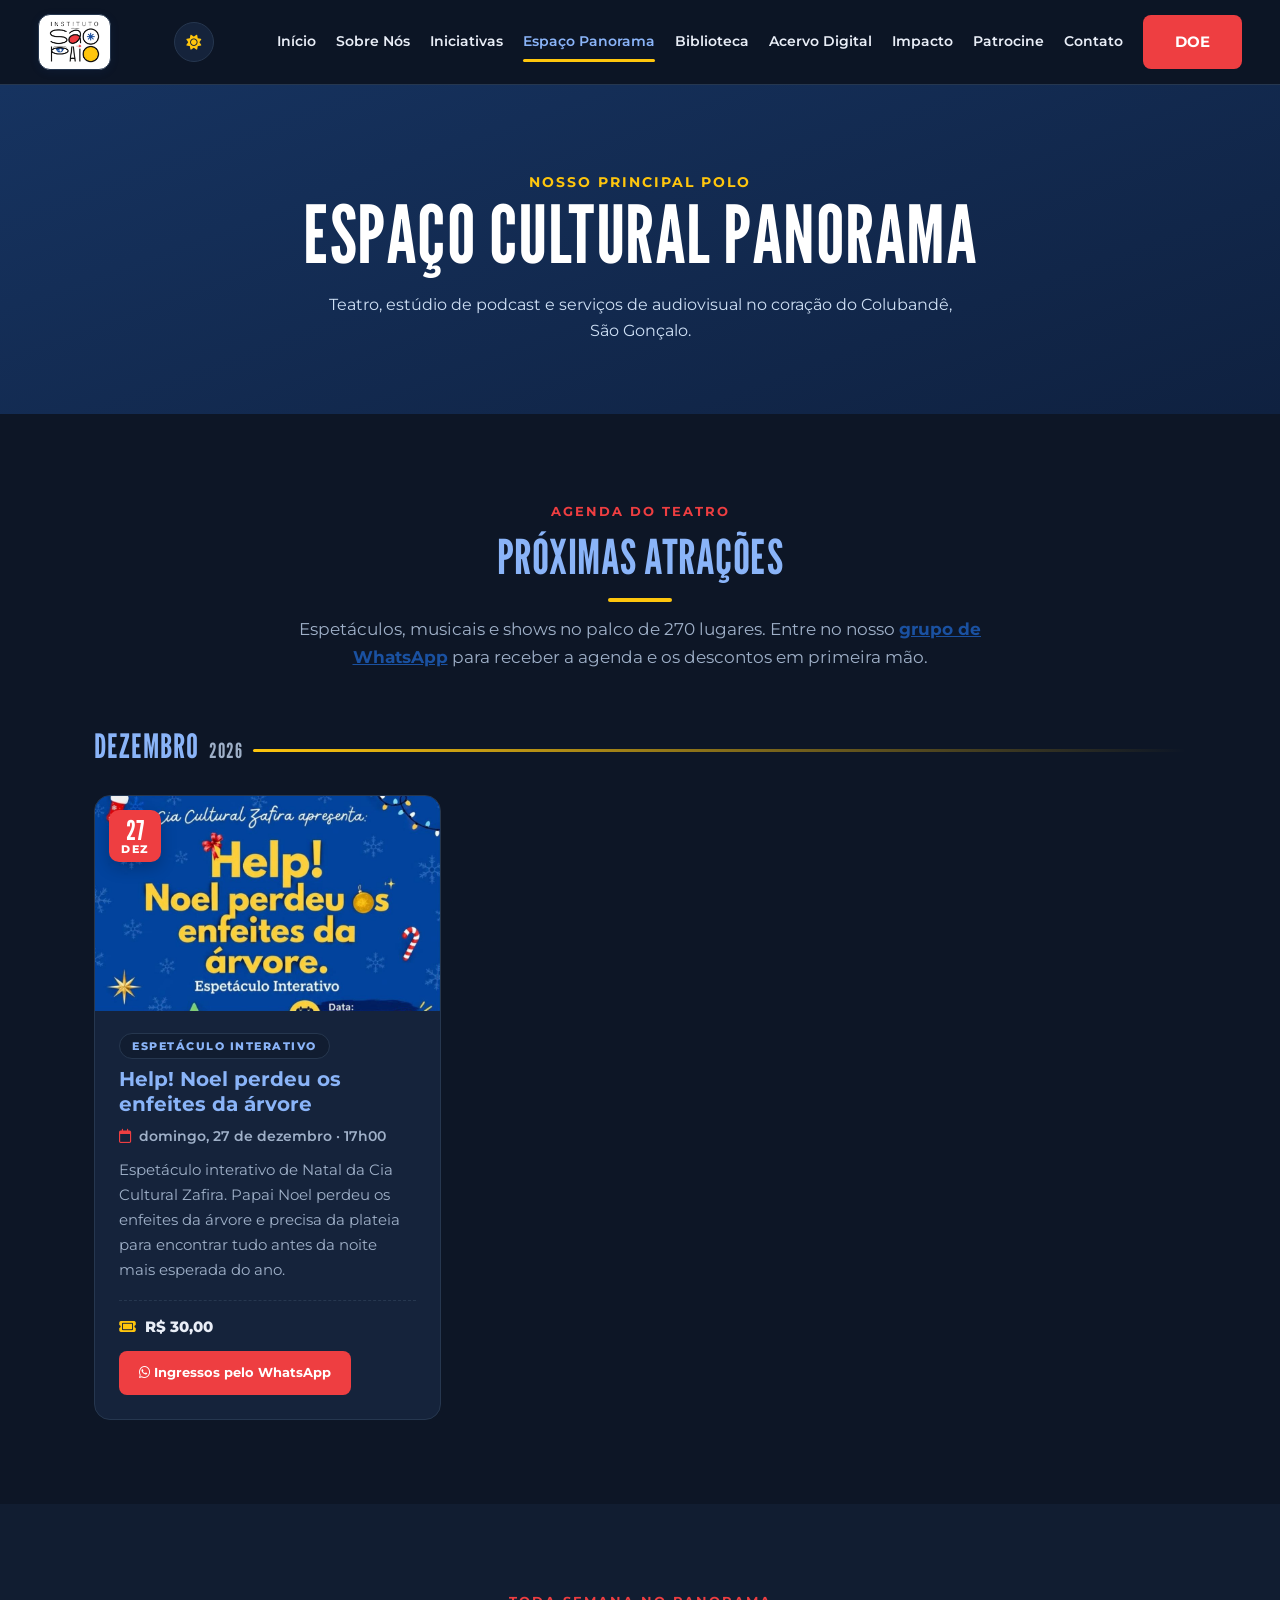
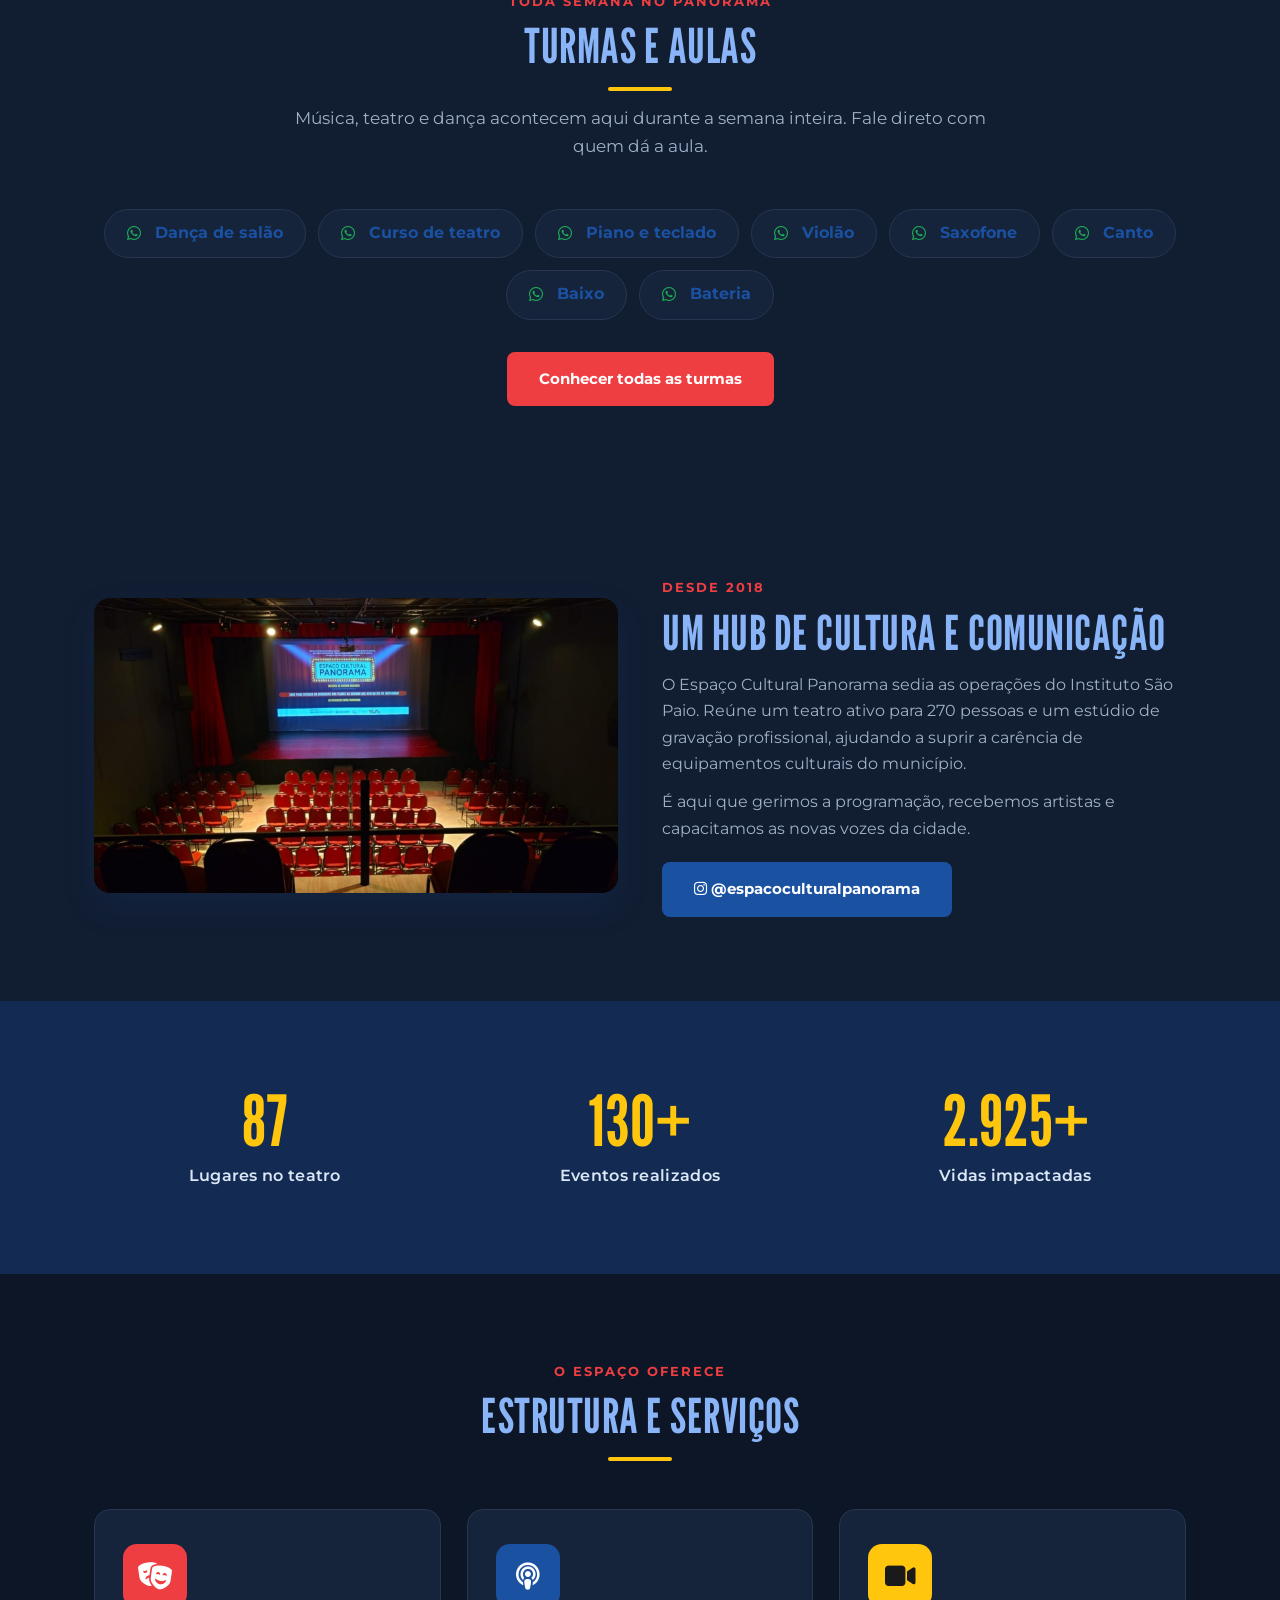
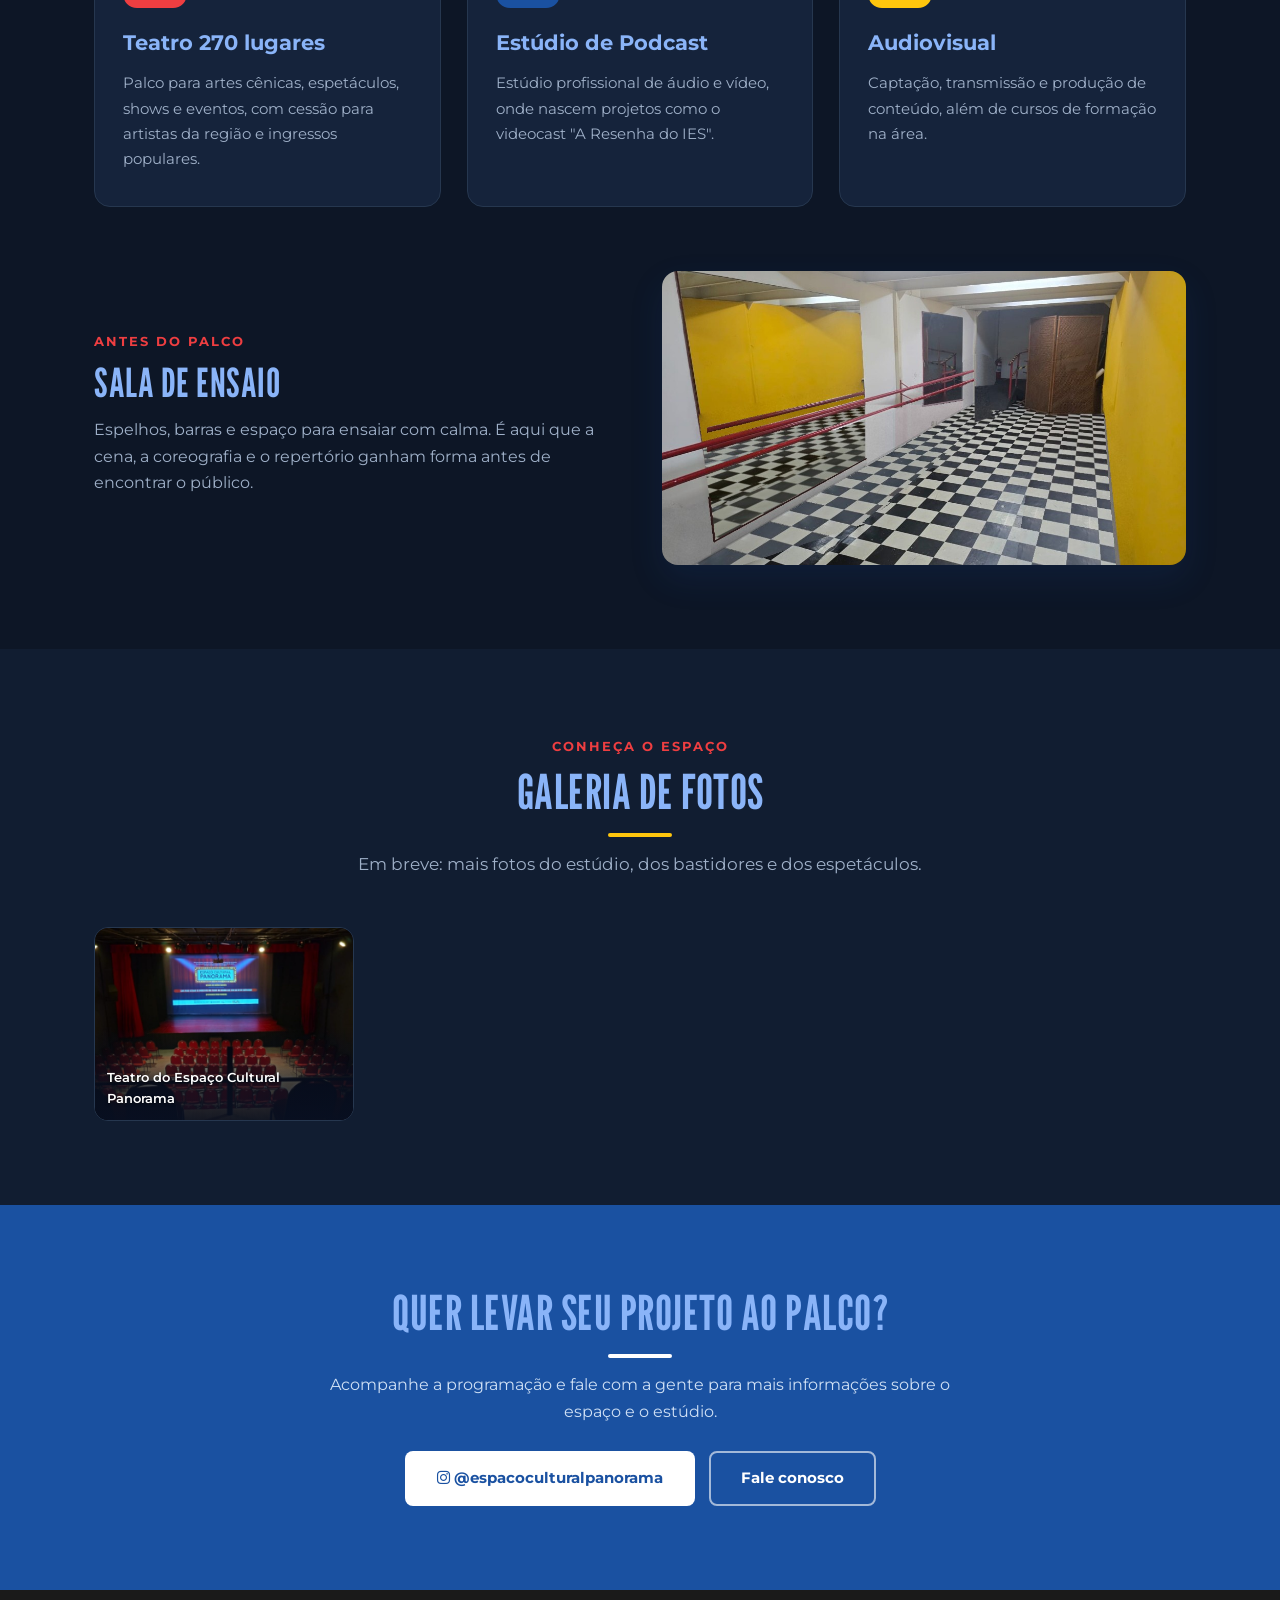
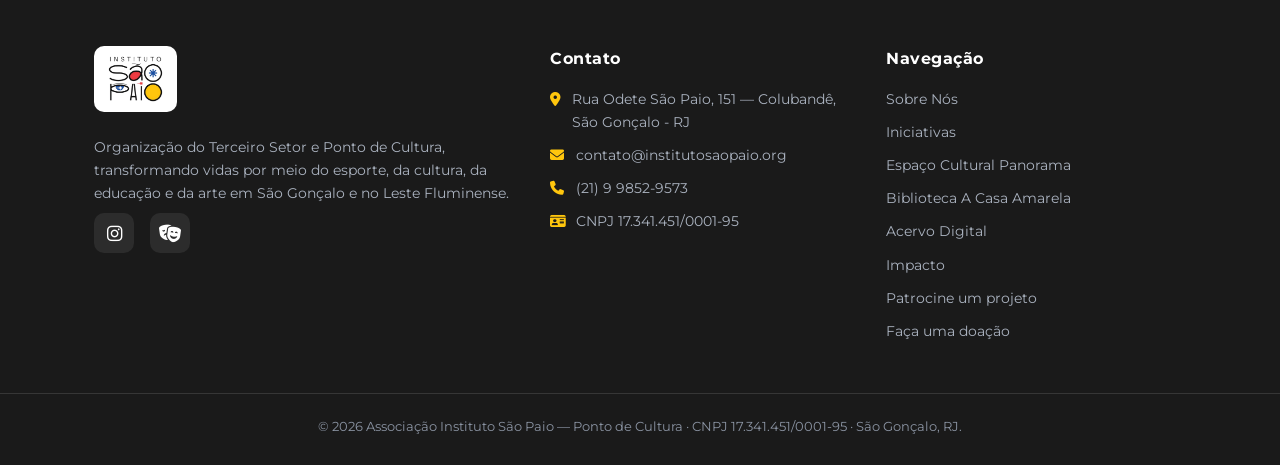
<file: panorama.html>
<!DOCTYPE html>
<html lang="pt-BR">
<head>
    <meta charset="UTF-8">
    <meta name="viewport" content="width=device-width, initial-scale=1.0">
    <meta name="description" content="Espaço Cultural Panorama: teatro de 270 lugares, estúdio de podcast, sala de ensaio e programação cultural no Colubandê, São Gonçalo, RJ.">
    <title>Instituto São Paio — Espaço Panorama</title>
    <link rel="preconnect" href="https://fonts.googleapis.com">
    <link rel="preconnect" href="https://fonts.gstatic.com" crossorigin>
    <link href="https://fonts.googleapis.com/css2?family=League+Gothic&family=Montserrat:wght@400;500;600;700;800&display=swap" rel="stylesheet">
    <link rel="stylesheet" href="https://cdnjs.cloudflare.com/ajax/libs/font-awesome/6.4.0/css/all.min.css">
    <script>
        /* Tema pelo horário de quem visita: claro das 6h às 18h e escuro das
           18h01 às 5h59 (o claro é o padrão). A escolha feita no botão lua/sol
           vale até a próxima virada. Aplica antes da página aparecer (evita "piscar"). */
        (function(){var t='claro';try{var d=new Date(),m=d.getHours()*60+d.getMinutes();if(m<360||m>1080)t='escuro';var e=localStorage.getItem('isp-tema');if((e==='claro'||e==='escuro')&&+localStorage.getItem('isp-tema-ate')>Date.now())t=e;}catch(x){}document.documentElement.setAttribute('data-tema',t);})();
    </script>
    <link rel="icon" type="image/png" href="img/Logo.png">
    <link rel="stylesheet" href="style.css?v=20261105d">
</head>
<body>
    <!-- ===== CABECALHO (igual em todas as paginas) ===== -->
    <header class="site-header">
        <div class="header-inner">
            <a class="brand" href="index.html">
                <img class="logo" src="img/Logo.png" alt="Instituto São Paio">
            </a>
            <button class="nav-toggle" aria-label="Abrir menu"><i class="fas fa-bars"></i></button>
            <nav class="nav">
            <a class="nav-link" href="index.html">Início</a>
            <a class="nav-link" href="sobre.html">Sobre Nós</a>
            <a class="nav-link" href="iniciativas.html">Iniciativas</a>
            <a class="nav-link active" href="panorama.html">Espaço Panorama</a>
            <a class="nav-link" href="biblioteca.html">Biblioteca</a>
            <a class="nav-link" href="acervo.html">Acervo Digital</a>
            <a class="nav-link" href="impacto.html">Impacto</a>
            <a class="nav-link" href="patrocine.html">Patrocine</a>
            <a class="nav-link" href="contato.html">Contato</a>
            <a class="btn btn--accent" href="doe.html">DOE</a>
            </nav>
        </div>
    </header>

    <section class="page-hero">
        <p class="hero-eyebrow">Nosso principal polo</p>
        <h1 class="hero-title">Espaço Cultural Panorama</h1>
        <p>Teatro, estúdio de podcast e serviços de audiovisual no coração do Colubandê, São Gonçalo.</p>
    </section>


    <!-- ===== PROGRAMAÇÃO (conteúdo vem do dados.js — edite pelo admin.html) ===== -->
    <section class="section" id="programacao">
        <div class="container">
            <div class="section-head reveal">
                <span class="eyebrow">Agenda do teatro</span>
                <h2 class="section-title">Próximas Atrações</h2>
                <p class="section-sub">Espetáculos, musicais e shows no palco de 270 lugares. Entre no nosso
                <a href="https://chat.whatsapp.com/Kwd3YN4jLEXIoKl6Vg74bQ" target="_blank" rel="noopener" style="color:var(--azul);font-weight:700;">grupo de WhatsApp</a>
                para receber a agenda e os descontos em primeira mão.</p>
            </div>
            <div id="prog-conteudo"></div>
            <p class="prog-vazio" id="prog-vazio" hidden>
                <i class="fas fa-masks-theater"></i>
                Nenhum espetáculo em cartaz no momento. Acompanhe nosso Instagram
                <a href="https://www.instagram.com/espacoculturalpanorama/" target="_blank" rel="noopener">@espacoculturalpanorama</a>
                para saber das próximas atrações.
            </p>
        </div>
    </section>

    <!-- ===== TURMAS E AULAS (contatos do Linktree) ===== -->
    <section class="section section--alt" id="turmas">
        <div class="container">
            <div class="section-head reveal">
                <span class="eyebrow">Toda semana no Panorama</span>
                <h2 class="section-title">Turmas e aulas</h2>
                <p class="section-sub">Música, teatro e dança acontecem aqui durante a semana inteira. Fale direto com quem dá a aula.</p>
            </div>
            <ul class="valores-list reveal">
                <li><a href="https://wa.me/+5521994608817" target="_blank" rel="noopener"><i class="fab fa-whatsapp"></i> Dança de salão</a></li>
                <li><a href="https://wa.me/+5521975971110" target="_blank" rel="noopener"><i class="fab fa-whatsapp"></i> Curso de teatro</a></li>
                <li><a href="https://wa.me/+5521964099334" target="_blank" rel="noopener"><i class="fab fa-whatsapp"></i> Piano e teclado</a></li>
                <li><a href="https://wa.me/+5521964407997" target="_blank" rel="noopener"><i class="fab fa-whatsapp"></i> Violão</a></li>
                <li><a href="https://wa.me/+5521964407997" target="_blank" rel="noopener"><i class="fab fa-whatsapp"></i> Saxofone</a></li>
                <li><a href="https://wa.me/+5521993487468" target="_blank" rel="noopener"><i class="fab fa-whatsapp"></i> Canto</a></li>
                <li><a href="https://wa.me/+5521998735195" target="_blank" rel="noopener"><i class="fab fa-whatsapp"></i> Baixo</a></li>
                <li><a href="https://wa.me/+5521996516881" target="_blank" rel="noopener"><i class="fab fa-whatsapp"></i> Bateria</a></li>
            </ul>
            <div style="text-align:center; margin-top:32px;">
                <a class="btn btn--accent" href="iniciativas.html">Conhecer todas as turmas</a>
            </div>
        </div>
    </section>

    <section class="section section--alt">
        <div class="container media-row">
            <img class="reveal" src="img/espaco-cultural-panorama-teatro.jpg" alt="Teatro do Espaço Cultural Panorama, com palco e plateia">
            <div class="reveal">
                <span class="eyebrow">Desde 2018</span>
                <h2 class="section-title" style="text-align:left;">Um hub de cultura e comunicação</h2>
                <p>O Espaço Cultural Panorama sedia as operações do Instituto São Paio. Reúne um teatro
                ativo para 270 pessoas e um estúdio de gravação profissional, ajudando a suprir a carência de
                equipamentos culturais do município.</p>
                <p>É aqui que gerimos a programação, recebemos artistas e capacitamos as novas vozes da cidade.</p>
                <a class="btn btn--primary" href="https://www.instagram.com/espacoculturalpanorama/" target="_blank" rel="noopener" style="margin-top:8px;"><i class="fab fa-instagram"></i> @espacoculturalpanorama</a>
            </div>
        </div>
    </section>

    <section class="section section--blue">
        <div class="container stats">
            <div><span class="stat-num" data-alvo="270">0</span><span class="stat-label">Lugares no teatro</span></div>
            <div><span class="stat-num" data-alvo="400" data-sufixo="+">0</span><span class="stat-label">Eventos realizados</span></div>
            <div><span class="stat-num" data-alvo="9000" data-sufixo="+">0</span><span class="stat-label">Vidas impactadas</span></div>
        </div>
    </section>

    <section class="section">
        <div class="container">
            <div class="section-head reveal">
                <span class="eyebrow">O espaço oferece</span>
                <h2 class="section-title">Estrutura e serviços</h2>
            </div>
            <div class="grid grid--3">
                <article class="card reveal">
                    <div class="card-icon icon-vermelho"><i class="fas fa-masks-theater"></i></div>
                    <h3>Teatro 270 lugares</h3>
                    <p>Palco para artes cênicas, espetáculos, shows e eventos, com cessão para artistas da região e ingressos populares.</p>
                </article>
                <article class="card reveal">
                    <div class="card-icon icon-azul"><i class="fas fa-podcast"></i></div>
                    <h3>Estúdio de Podcast</h3>
                    <p>Estúdio profissional de áudio e vídeo, onde nascem projetos como o videocast "A Resenha do IES".</p>
                </article>
                <article class="card reveal">
                    <div class="card-icon icon-amarelo"><i class="fas fa-video"></i></div>
                    <h3>Audiovisual</h3>
                    <p>Captação, transmissão e produção de conteúdo, além de cursos de formação na área.</p>
                </article>
            </div>

            <div class="media-row" style="margin-top:64px;">
                <div class="reveal">
                    <span class="eyebrow">Antes do palco</span>
                    <h3 class="section-title" style="text-align:left;font-size:clamp(1.7rem,3.4vw,2.5rem);margin-bottom:14px;">Sala de ensaio</h3>
                    <p>Espelhos, barras e espaço para ensaiar com calma. É aqui que a cena, a coreografia e o repertório ganham forma antes de encontrar o público.</p>
                </div>
                <img class="reveal" src="img/espaco-cultural-panorama-sala-de-ensaio.jpg" width="1024" height="576" style="height:auto;" alt="Sala de ensaio do Espaço Cultural Panorama, com espelho e barras vermelhas, paredes amarelas e piso xadrez preto e branco" loading="lazy">
            </div>
        </div>
    </section>

    <section class="section section--alt">
        <div class="container">
            <div class="section-head reveal">
                <span class="eyebrow">Conheça o espaço</span>
                <h2 class="section-title">Galeria de fotos</h2>
                <p class="section-sub">Em breve: mais fotos do estúdio, dos bastidores e dos espetáculos.</p>
            </div>
            <div class="gallery reveal" id="galeria-fotos"></div>
        </div>
    </section>

    <section class="section doe-band" style="background:var(--azul);">
        <div class="container">
            <div class="section-head" style="margin-bottom:0;">
                <h2 class="section-title">Quer levar seu projeto ao palco?</h2>
                <p style="margin-top:14px; color:#cfe0f5;">Acompanhe a programação e fale com a gente para mais informações sobre o espaço e o estúdio.</p>
                <div class="hero-actions" style="margin-top:8px;">
                    <a class="btn btn--light" href="https://www.instagram.com/espacoculturalpanorama/" target="_blank" rel="noopener"><i class="fab fa-instagram"></i> @espacoculturalpanorama</a>
                    <a class="btn btn--outline-light" href="contato.html">Fale conosco</a>
                </div>
            </div>
        </div>
    </section>
    <!-- ===== RODAPE (igual em todas as paginas) ===== -->
    <footer class="site-footer">
        <div class="container footer-grid">
            <div class="footer-col">
                <div class="footer-logo"><img src="img/Logo.png" alt="Instituto São Paio"></div>
                <p>Organização do Terceiro Setor e Ponto de Cultura, transformando vidas por meio do esporte, da cultura, da educação e da arte em São Gonçalo e no Leste Fluminense.</p>
                <div class="social">
                    <a href="https://www.instagram.com/institutosaopaio/" target="_blank" rel="noopener" aria-label="Instagram do Instituto"><i class="fab fa-instagram"></i></a>
                    <a href="https://www.instagram.com/espacoculturalpanorama/" target="_blank" rel="noopener" aria-label="Instagram do Espaço Panorama"><i class="fas fa-masks-theater"></i></a>
                </div>
            </div>
            <div class="footer-col">
                <h4>Contato</h4>
                <ul>
                    <li><i class="fas fa-map-marker-alt"></i> Rua Odete São Paio, 151 — Colubandê, São Gonçalo - RJ</li>
                    <li><i class="fas fa-envelope"></i> contato@institutosaopaio.org</li>
                    <li><i class="fas fa-phone"></i> (21) 9 9852-9573</li>
                    <li><i class="fas fa-id-card"></i> CNPJ 17.341.451/0001-95</li>
                </ul>
            </div>
            <div class="footer-col">
                <h4>Navegação</h4>
                <ul>
                    <li><a href="sobre.html">Sobre Nós</a></li>
                    <li><a href="iniciativas.html">Iniciativas</a></li>
                    <li><a href="panorama.html">Espaço Cultural Panorama</a></li>
                    <li><a href="biblioteca.html">Biblioteca A Casa Amarela</a></li>
                    <li><a href="acervo.html">Acervo Digital</a></li>
                    <li><a href="impacto.html">Impacto</a></li>
                    <li><a href="patrocine.html">Patrocine um projeto</a></li>
                    <li><a href="doe.html">Faça uma doação</a></li>
                </ul>
            </div>
        </div>
        <div class="footer-bottom">
            © <span class="ano-atual">2026</span> Associação Instituto São Paio — Ponto de Cultura · CNPJ 17.341.451/0001-95 · São Gonçalo, RJ.
        </div>
    </footer>

    <script src="dados.js?v=20260920a"></script>
    <script src="script.js?v=20260926a"></script>
</body>
</html>
</file>
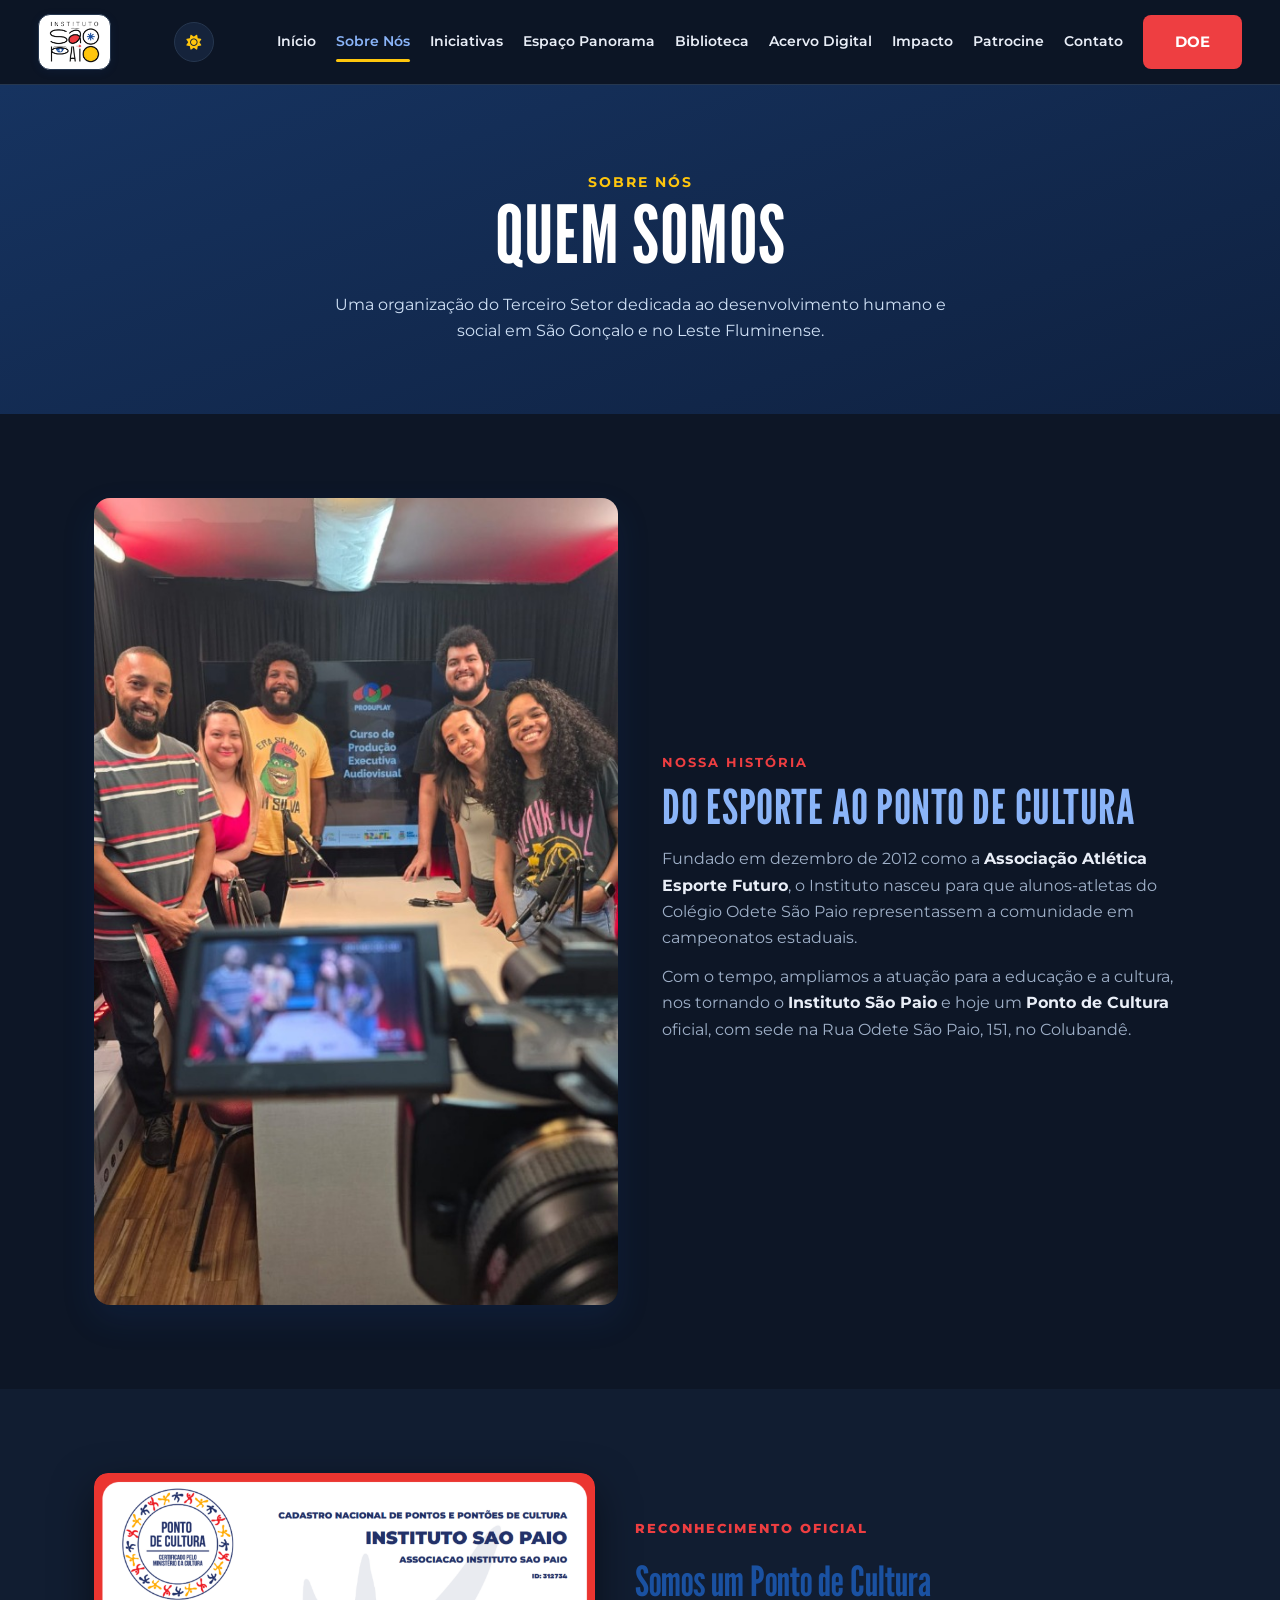
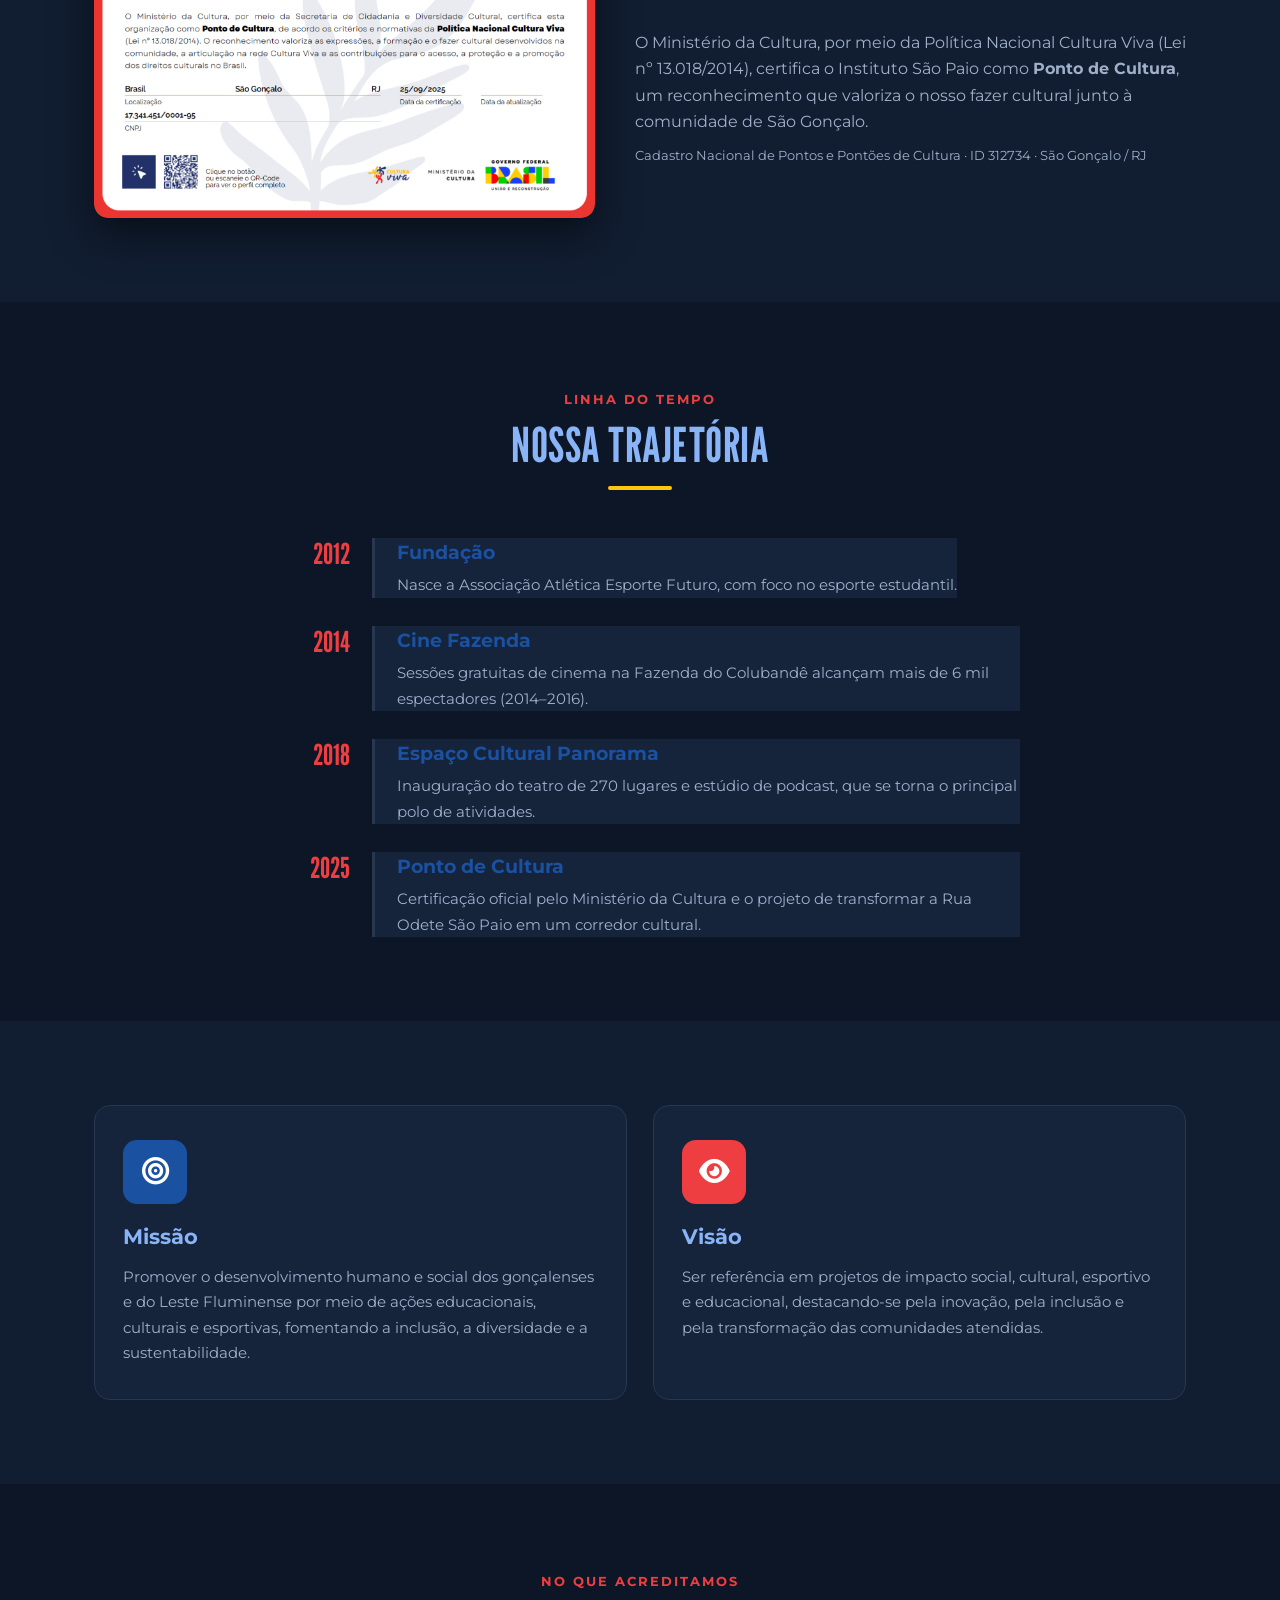
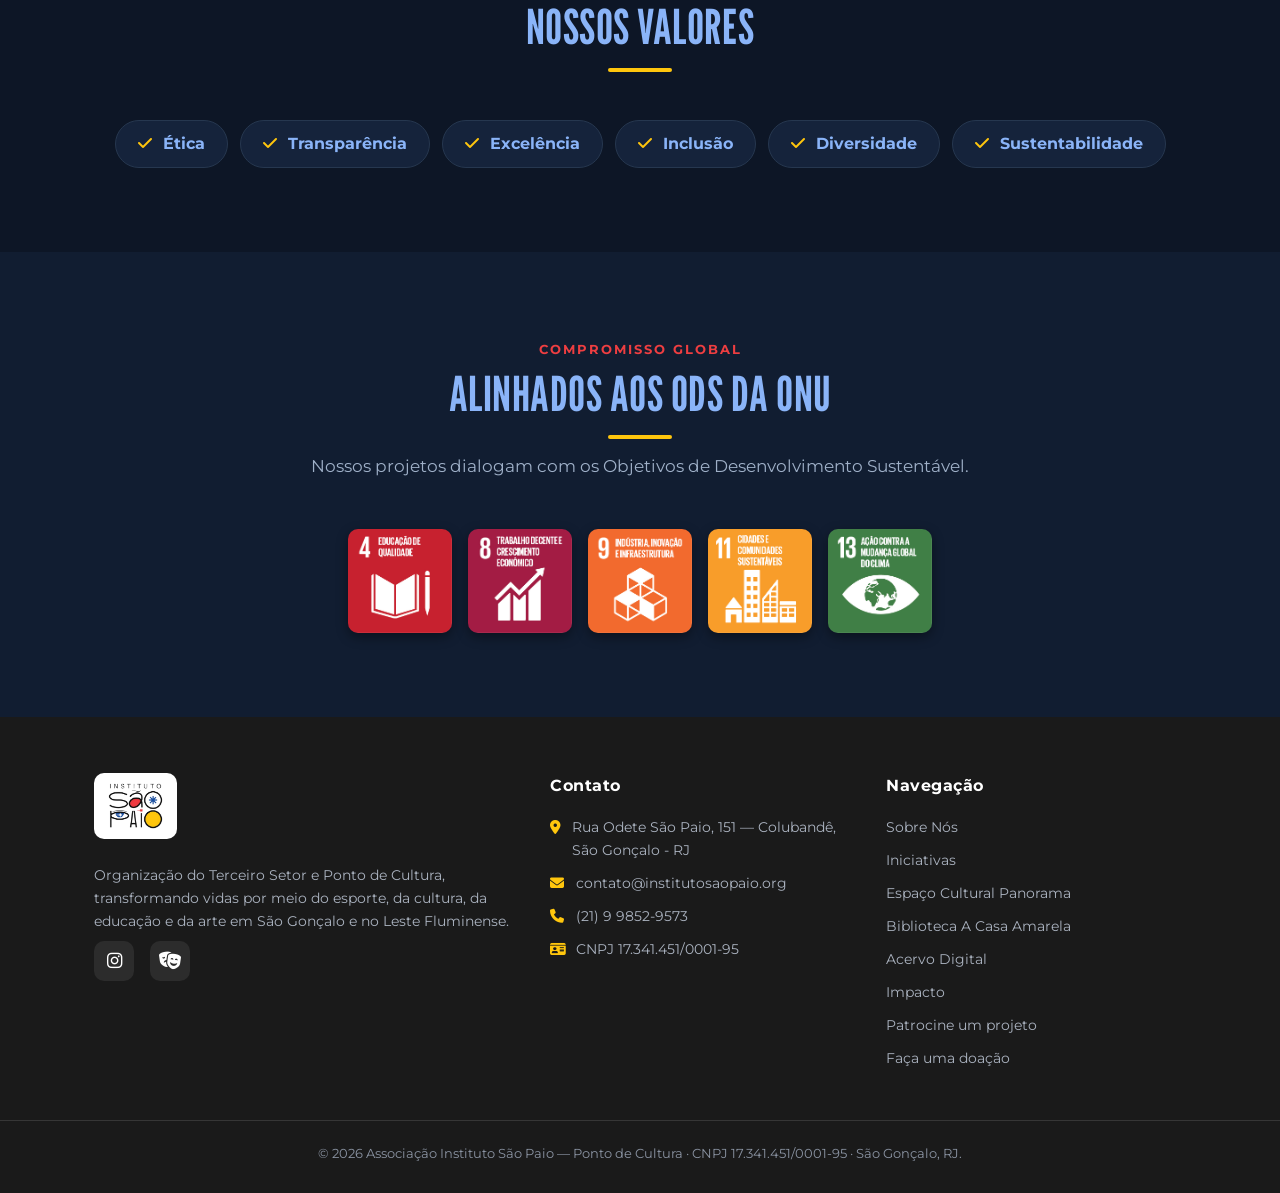
<file: sobre.html>
<!DOCTYPE html>
<html lang="pt-BR">
<head>
    <meta charset="UTF-8">
    <meta name="viewport" content="width=device-width, initial-scale=1.0">
    <meta name="description" content="Conheça a história do Instituto São Paio: do esporte estudantil ao Ponto de Cultura oficial em São Gonçalo, RJ.">
    <title>Instituto São Paio — Sobre Nós</title>
    <link rel="preconnect" href="https://fonts.googleapis.com">
    <link rel="preconnect" href="https://fonts.gstatic.com" crossorigin>
    <link href="https://fonts.googleapis.com/css2?family=League+Gothic&family=Montserrat:wght@400;500;600;700;800&display=swap" rel="stylesheet">
    <link rel="stylesheet" href="https://cdnjs.cloudflare.com/ajax/libs/font-awesome/6.4.0/css/all.min.css">
    <script>
        /* Tema pelo horário de quem visita: claro das 6h às 18h e escuro das
           18h01 às 5h59 (o claro é o padrão). A escolha feita no botão lua/sol
           vale até a próxima virada. Aplica antes da página aparecer (evita "piscar"). */
        (function(){var t='claro';try{var d=new Date(),m=d.getHours()*60+d.getMinutes();if(m<360||m>1080)t='escuro';var e=localStorage.getItem('isp-tema');if((e==='claro'||e==='escuro')&&+localStorage.getItem('isp-tema-ate')>Date.now())t=e;}catch(x){}document.documentElement.setAttribute('data-tema',t);})();
    </script>
    <link rel="icon" type="image/png" href="img/Logo.png">
    <link rel="stylesheet" href="style.css?v=20261105d">
</head>
<body>
    <!-- ===== CABECALHO (igual em todas as paginas) ===== -->
    <header class="site-header">
        <div class="header-inner">
            <a class="brand" href="index.html">
                <img class="logo" src="img/Logo.png" alt="Instituto São Paio">
            </a>
            <button class="nav-toggle" aria-label="Abrir menu"><i class="fas fa-bars"></i></button>
            <nav class="nav">
            <a class="nav-link" href="index.html">Início</a>
            <a class="nav-link active" href="sobre.html">Sobre Nós</a>
            <a class="nav-link" href="iniciativas.html">Iniciativas</a>
            <a class="nav-link" href="panorama.html">Espaço Panorama</a>
            <a class="nav-link" href="biblioteca.html">Biblioteca</a>
            <a class="nav-link" href="acervo.html">Acervo Digital</a>
            <a class="nav-link" href="impacto.html">Impacto</a>
            <a class="nav-link" href="patrocine.html">Patrocine</a>
            <a class="nav-link" href="contato.html">Contato</a>
            <a class="btn btn--accent" href="doe.html">DOE</a>
            </nav>
        </div>
    </header>

    <section class="page-hero">
        <p class="hero-eyebrow">Sobre Nós</p>
        <h1 class="hero-title">Quem Somos</h1>
        <p>Uma organização do Terceiro Setor dedicada ao desenvolvimento humano e social
        em São Gonçalo e no Leste Fluminense.</p>
    </section>

    <section class="section">
        <div class="container media-row">
            <img class="reveal" src="img/Alunos.jpeg" alt="Participantes do Instituto São Paio">
            <div class="reveal">
                <span class="eyebrow">Nossa história</span>
                <h2 class="section-title" style="text-align:left;">Do esporte ao Ponto de Cultura</h2>
                <p>Fundado em dezembro de 2012 como a <strong>Associação Atlética Esporte Futuro</strong>,
                o Instituto nasceu para que alunos-atletas do Colégio Odete São Paio representassem a
                comunidade em campeonatos estaduais.</p>
                <p>Com o tempo, ampliamos a atuação para a educação e a cultura, nos tornando o
                <strong>Instituto São Paio</strong> e hoje um <strong>Ponto de Cultura</strong> oficial,
                com sede na Rua Odete São Paio, 151, no Colubandê.</p>
            </div>
        </div>
    </section>
    <section class="section section--alt" id="ponto-de-cultura">
        <div class="container cert-row">
            <div class="cert-frame reveal">
                <img src="img/certificado-cultura-viva.png" alt="Certificado de Ponto de Cultura do Instituto São Paio, emitido pelo Ministério da Cultura">
            </div>
            <div class="cert-text reveal">
                <span class="selo-tag">Reconhecimento oficial</span>
                <h2>Somos um Ponto de Cultura</h2>
                <p>O Ministério da Cultura, por meio da Política Nacional Cultura Viva (Lei nº 13.018/2014),
                certifica o Instituto São Paio como <strong>Ponto de Cultura</strong>, um reconhecimento que
                valoriza o nosso fazer cultural junto à comunidade de São Gonçalo.</p>
                <p class="cert-id">Cadastro Nacional de Pontos e Pontões de Cultura · ID 312734 · São Gonçalo / RJ</p>
            </div>
        </div>
    </section>

    <section class="section">
        <div class="container">
            <div class="section-head reveal">
                <span class="eyebrow">Linha do tempo</span>
                <h2 class="section-title">Nossa trajetória</h2>
            </div>
            <div class="timeline">
                <div class="timeline-item reveal"><div class="tl-year">2012</div>
                    <div class="tl-body"><h3>Fundação</h3><p>Nasce a Associação Atlética Esporte Futuro, com foco no esporte estudantil.</p></div></div>
                <div class="timeline-item reveal"><div class="tl-year">2014</div>
                    <div class="tl-body"><h3>Cine Fazenda</h3><p>Sessões gratuitas de cinema na Fazenda do Colubandê alcançam mais de 6 mil espectadores (2014–2016).</p></div></div>
                <div class="timeline-item reveal"><div class="tl-year">2018</div>
                    <div class="tl-body"><h3>Espaço Cultural Panorama</h3><p>Inauguração do teatro de 270 lugares e estúdio de podcast, que se torna o principal polo de atividades.</p></div></div>
                <div class="timeline-item reveal"><div class="tl-year">2025</div>
                    <div class="tl-body"><h3>Ponto de Cultura</h3><p>Certificação oficial pelo Ministério da Cultura e o projeto de transformar a Rua Odete São Paio em um corredor cultural.</p></div></div>
            </div>
        </div>
    </section>

    <section class="section section--alt">
        <div class="container">
            <div class="grid grid--2">
                <article class="card mv-card reveal">
                    <div class="card-icon icon-azul"><i class="fas fa-bullseye"></i></div>
                    <h3>Missão</h3>
                    <p>Promover o desenvolvimento humano e social dos gonçalenses e do Leste Fluminense
                    por meio de ações educacionais, culturais e esportivas, fomentando a inclusão, a
                    diversidade e a sustentabilidade.</p>
                </article>
                <article class="card mv-card reveal">
                    <div class="card-icon icon-vermelho"><i class="fas fa-eye"></i></div>
                    <h3>Visão</h3>
                    <p>Ser referência em projetos de impacto social, cultural, esportivo e educacional,
                    destacando-se pela inovação, pela inclusão e pela transformação das comunidades atendidas.</p>
                </article>
            </div>
        </div>
    </section>

    <section class="section">
        <div class="container">
            <div class="section-head reveal">
                <span class="eyebrow">No que acreditamos</span>
                <h2 class="section-title">Nossos Valores</h2>
            </div>
            <ul class="valores-list reveal">
                <li><i class="fas fa-check"></i> Ética</li>
                <li><i class="fas fa-check"></i> Transparência</li>
                <li><i class="fas fa-check"></i> Excelência</li>
                <li><i class="fas fa-check"></i> Inclusão</li>
                <li><i class="fas fa-check"></i> Diversidade</li>
                <li><i class="fas fa-check"></i> Sustentabilidade</li>
            </ul>
        </div>
    </section>

    <section class="section section--alt">
        <div class="container">
            <div class="section-head reveal">
                <span class="eyebrow">Compromisso global</span>
                <h2 class="section-title">Alinhados aos ODS da ONU</h2>
                <p class="section-sub">Nossos projetos dialogam com os Objetivos de Desenvolvimento Sustentável.</p>
            </div>
            <div class="ods-grid reveal">
                <div class="ods-item"><img src="img/ods-04.png" alt="ODS 4 - Educação de Qualidade"></div>
                <div class="ods-item"><img src="img/ods-08.png" alt="ODS 8 - Trabalho Decente e Crescimento Econômico"></div>
                <div class="ods-item"><img src="img/ods-09.png" alt="ODS 9 - Indústria, Inovação e Infraestrutura"></div>
                <div class="ods-item"><img src="img/ods-11.png" alt="ODS 11 - Cidades e Comunidades Sustentáveis"></div>
                <div class="ods-item"><img src="img/ods-13.png" alt="ODS 13 - Ação Contra a Mudança Global do Clima"></div>
            </div>
        </div>
    </section>
    <!-- ===== RODAPE (igual em todas as paginas) ===== -->
    <footer class="site-footer">
        <div class="container footer-grid">
            <div class="footer-col">
                <div class="footer-logo"><img src="img/Logo.png" alt="Instituto São Paio"></div>
                <p>Organização do Terceiro Setor e Ponto de Cultura, transformando vidas por meio do esporte, da cultura, da educação e da arte em São Gonçalo e no Leste Fluminense.</p>
                <div class="social">
                    <a href="https://www.instagram.com/institutosaopaio/" target="_blank" rel="noopener" aria-label="Instagram do Instituto"><i class="fab fa-instagram"></i></a>
                    <a href="https://www.instagram.com/espacoculturalpanorama/" target="_blank" rel="noopener" aria-label="Instagram do Espaço Panorama"><i class="fas fa-masks-theater"></i></a>
                </div>
            </div>
            <div class="footer-col">
                <h4>Contato</h4>
                <ul>
                    <li><i class="fas fa-map-marker-alt"></i> Rua Odete São Paio, 151 — Colubandê, São Gonçalo - RJ</li>
                    <li><i class="fas fa-envelope"></i> contato@institutosaopaio.org</li>
                    <li><i class="fas fa-phone"></i> (21) 9 9852-9573</li>
                    <li><i class="fas fa-id-card"></i> CNPJ 17.341.451/0001-95</li>
                </ul>
            </div>
            <div class="footer-col">
                <h4>Navegação</h4>
                <ul>
                    <li><a href="sobre.html">Sobre Nós</a></li>
                    <li><a href="iniciativas.html">Iniciativas</a></li>
                    <li><a href="panorama.html">Espaço Cultural Panorama</a></li>
                    <li><a href="biblioteca.html">Biblioteca A Casa Amarela</a></li>
                    <li><a href="acervo.html">Acervo Digital</a></li>
                    <li><a href="impacto.html">Impacto</a></li>
                    <li><a href="patrocine.html">Patrocine um projeto</a></li>
                    <li><a href="doe.html">Faça uma doação</a></li>
                </ul>
            </div>
        </div>
        <div class="footer-bottom">
            © <span class="ano-atual">2026</span> Associação Instituto São Paio — Ponto de Cultura · CNPJ 17.341.451/0001-95 · São Gonçalo, RJ.
        </div>
    </footer>

    <script src="dados.js?v=20260920a"></script>
    <script src="script.js?v=20260926a"></script>
</body>
</html>
</file>
<file: style.css>
/* ============================================================
   style.css — Instituto São Paio (site oficial)
   Um único arquivo de estilo para TODAS as páginas.

   CORES: são exatamente as da logo (amostradas dos pixels):
     Azul     #1A51A1  -> cor principal (estrutura, títulos, links)
     Vermelho #EE3E41  -> ação / destaque (botão DOE, detalhes)
     Amarelo  #FFC60D  -> acento quente, usado com parcimônia
     Preto    #1A1A1A  -> texto
   A proposta é "clean": fundo claro, bastante respiro e o azul
   conduzindo tudo, com o vermelho reservado para a ação principal.
   ============================================================ */

/* ---------- RESET ---------- */
* { margin: 0; padding: 0; box-sizing: border-box; }

:root {
    /* Cores da marca */
    --azul:        #1A51A1;
    --azul-escuro: #133d7a;
    --vermelho:    #EE3E41;
    --amarelo:     #FFC60D;
    --preto:       #1A1A1A;

    /* Tons de apoio (clean) */
    --fundo:       #ffffff;
    --fundo-alt:   #f5f7fb;   /* seções alternadas */
    --borda:       #e6eaf2;
    --texto:       #1f2733;
    --texto-suave: #5d6b80;

    /* Fontes */
    --display: 'League Gothic', 'Arial Narrow', sans-serif;
    --corpo:   'Montserrat', Arial, sans-serif;
}

html { scroll-behavior: smooth; scroll-padding-top: 90px; overflow-x: hidden; }
body {
    overflow-x: hidden;
    font-family: var(--corpo);
    color: var(--texto);
    background: var(--fundo);
    line-height: 1.65;
    -webkit-font-smoothing: antialiased;
}
img { max-width: 100%; display: block; }
a { color: inherit; }


/* ============================================================
   TIPOGRAFIA — títulos com a fonte condensada (cara de cultura)
   ============================================================ */
.section-title,
.hero-title {
    font-family: var(--display);
    font-weight: 400;
    line-height: 1.02;
    letter-spacing: 0.5px;
    text-transform: uppercase;
}
.hero-title { font-size: clamp(2.6rem, 7vw, 5rem); }
.section-title { font-size: clamp(1.9rem, 4vw, 3rem); color: var(--azul); }

.eyebrow {
    font-family: var(--corpo);
    font-weight: 700;
    font-size: 13px;
    letter-spacing: 2px;
    text-transform: uppercase;
    color: var(--vermelho);
    display: inline-block;
    margin-bottom: 10px;
}
/* tracinho amarelo embaixo dos títulos de seção */
.section-head { text-align: center; max-width: 720px; margin: 0 auto 48px; }
.section-head .section-title::after {
    content: "";
    display: block;
    width: 64px; height: 4px;
    background: var(--amarelo);
    border-radius: 4px;
    margin: 16px auto 0;
}
.section-sub { color: var(--texto-suave); margin-top: 14px; font-size: 1.05rem; }


/* ============================================================
   ESTRUTURA / ESPAÇAMENTO
   ============================================================ */
.container { max-width: 1140px; margin: 0 auto; padding: 0 24px; }
.section { padding: 84px 0; }
.section--alt  { background: var(--fundo-alt); }
.section--blue { background: var(--azul); color: #fff; }
.section--blue .section-title { color: #fff; }
.section--blue .eyebrow { color: var(--amarelo); }
.section--blue .section-sub { color: #cfe0f5; }


/* ============================================================
   BOTÕES
   ============================================================ */
.btn {
    display: inline-block;
    font-family: var(--corpo);
    font-weight: 700;
    font-size: 15px;
    text-decoration: none;
    padding: 13px 30px;
    border-radius: 8px;
    border: 2px solid transparent;
    cursor: pointer;
    transition: transform .18s ease, background .2s, color .2s, border-color .2s;
}
.btn:hover { transform: translateY(-2px); }
.btn--primary { background: var(--azul); color: #fff; }
.btn--primary:hover { background: var(--azul-escuro); }
.btn--accent  { background: var(--vermelho); color: #fff; }
.btn--accent:hover { background: #d62f32; }
.btn--ghost   { background: transparent; color: var(--azul); border-color: var(--azul); }
.btn--ghost:hover { background: var(--azul); color: #fff; }
.btn--light   { background: #fff; color: var(--azul); }
.btn--outline-light { background: transparent; color: #fff; border-color: rgba(255,255,255,.6); }
.btn--outline-light:hover { background: #fff; color: var(--azul); }


/* ============================================================
   CABEÇALHO — fixo no topo, claro e levemente translúcido
   ============================================================ */
.site-header {
    position: sticky;
    top: 0;
    z-index: 200;
    background: rgba(255, 255, 255, 0.88);
    backdrop-filter: blur(10px);
    -webkit-backdrop-filter: blur(10px);
    border-bottom: 1px solid var(--borda);
    transition: padding .25s, box-shadow .25s;
}
.header-inner {
    max-width: 1180px;
    margin: 0 auto;
    padding: 14px 24px;
    display: flex;
    align-items: center;
    justify-content: space-between;
    gap: 20px;
}
.site-header.scrolled { box-shadow: 0 6px 22px rgba(26, 81, 161, 0.10); }
.site-header.scrolled .header-inner { padding-top: 8px; padding-bottom: 8px; }

.brand { display: inline-flex; align-items: center; }
/* Logo "demarcada": fica dentro de uma moldura branca arredondada,
   com borda e leve sombra, para destacá-la do cabeçalho. */
.brand .logo {
    height: 56px;
    transition: height .25s;
    background: #fff;
    padding: 6px 10px;
    border-radius: 12px;
    border: 1px solid var(--borda);
    box-shadow: 0 2px 10px rgba(26,81,161,.10);
}
.site-header.scrolled .brand .logo { height: 48px; }

.nav { display: flex; align-items: center; gap: 26px; }
.nav-link {
    text-decoration: none;
    color: var(--texto);
    font-weight: 600;
    font-size: 15px;
    padding: 4px 0;
    position: relative;
    transition: color .2s;
}
.nav-link:hover { color: var(--azul); }
/* página atual: sublinhado azul */
.nav-link.active { color: var(--azul); }
.nav-link.active::after {
    content: "";
    position: absolute;
    left: 0; right: 0; bottom: -4px;
    height: 3px;
    background: var(--amarelo);
    border-radius: 3px;
}

/* Botão hambúrguer (só aparece no celular) */
.nav-toggle {
    display: none;
    background: none;
    border: none;
    cursor: pointer;
    font-size: 26px;
    color: var(--azul);
    line-height: 1;
}


/* ============================================================
   HERO
   Home: hero claro e grande. Páginas internas: faixa azul menor.
   ============================================================ */
.hero {
    text-align: center;
    padding: 90px 24px 80px;
    max-width: 860px;
    margin: 0 auto;
}
.hero .hero-title { color: var(--azul); }
.hero-eyebrow {
    font-weight: 700; font-size: 14px; letter-spacing: 2px;
    text-transform: uppercase; color: var(--vermelho); margin-bottom: 16px;
}
.hero-text {
    color: var(--texto-suave);
    font-size: 1.18rem;
    max-width: 640px;
    margin: 22px auto 32px;
}
.hero-actions { display: flex; gap: 14px; justify-content: center; flex-wrap: wrap; }

/* Faixa azul de topo das páginas internas */
.page-hero {
    background: var(--azul);
    color: #fff;
    text-align: center;
    padding: 70px 24px;
}
.page-hero .hero-title { color: #fff; }
.page-hero .hero-eyebrow { color: var(--amarelo); }
.page-hero p { color: #cfe0f5; max-width: 640px; margin: 16px auto 0; }


/* ============================================================
   SELO PONTO DE CULTURA (reconhecimento oficial)
   ============================================================ */
.ponto-cultura {
    background: var(--amarelo);
    color: var(--preto);
    text-align: center;
    padding: 26px 24px;
}
.ponto-cultura .selo-tag {
    font-weight: 800; letter-spacing: 2px; text-transform: uppercase;
    font-size: 13px; color: var(--vermelho);
}
.ponto-cultura strong { font-size: clamp(1.3rem, 3vw, 1.8rem); font-family: var(--display); letter-spacing: .5px; }
.ponto-cultura p { max-width: 720px; margin: 8px auto 0; font-size: .98rem; }


/* ============================================================
   GRADES E CARDS
   ============================================================ */
.grid { display: grid; gap: 26px; }
.grid--2 { grid-template-columns: repeat(auto-fit, minmax(300px, 1fr)); }
.grid--3 { grid-template-columns: repeat(auto-fit, minmax(260px, 1fr)); }
.grid--4 { grid-template-columns: repeat(auto-fit, minmax(200px, 1fr)); }

.card {
    background: #fff;
    border: 1px solid var(--borda);
    border-radius: 16px;
    padding: 34px 28px;
    transition: transform .2s, box-shadow .2s, border-color .2s;
    display: flex;
    flex-direction: column;
}
.card:hover { transform: translateY(-5px); box-shadow: 0 16px 36px rgba(26,81,161,.10); border-color: #d4ddee; }
.card-icon {
    width: 64px; height: 64px; border-radius: 14px;
    display: flex; align-items: center; justify-content: center;
    font-size: 1.7rem; color: #fff; margin-bottom: 18px;
}
.icon-azul     { background: var(--azul); }
.icon-vermelho { background: var(--vermelho); }
.icon-amarelo  { background: var(--amarelo); color: var(--preto); }
.card h3 { font-size: 1.3rem; margin-bottom: 10px; color: var(--azul); }
.card p { color: var(--texto-suave); font-size: .96rem; flex-grow: 1; }
.card .btn-vermais {
    align-self: flex-start;
    margin-top: 20px;
    background: transparent;
    color: var(--vermelho);
    border: 2px solid var(--vermelho);
    padding: 9px 22px;
    border-radius: 8px;
    font-weight: 700;
    font-size: 14px;
    cursor: pointer;
    font-family: var(--corpo);
    transition: background .2s, color .2s;
}
.card .btn-vermais:hover { background: var(--vermelho); color: #fff; }

/* Card de projeto/realização com tag de ano */
.proj-card .ano {
    display: inline-block;
    font-weight: 800; font-size: 12px; letter-spacing: 1px;
    color: var(--vermelho); margin-bottom: 8px;
}


/* ============================================================
   NÚMEROS / CONTADOR (faixa azul)
   ============================================================ */
.stats { display: grid; grid-template-columns: repeat(auto-fit, minmax(180px,1fr)); gap: 34px; text-align: center; }
.stat-num {
    font-family: var(--display);
    font-size: clamp(2.8rem, 7vw, 4.4rem);
    line-height: 1;
    color: var(--amarelo);
    display: block;
}
.stat-label { display: block; margin-top: 8px; color: #dbe7f7; font-weight: 600; letter-spacing: .3px; }


/* ============================================================
   MISSÃO / VISÃO / VALORES + ODS + LINHA DO TEMPO
   ============================================================ */
.mv-card { text-align: left; }
.mv-card .card-icon { margin-bottom: 16px; }

.valores-list { list-style: none; display: flex; gap: 12px; flex-wrap: wrap; justify-content: center; margin-top: 8px; }
.valores-list li {
    background: #fff; border: 1px solid var(--borda); border-radius: 50px;
    padding: 10px 22px; font-weight: 700; color: var(--azul);
}
.valores-list li i { color: var(--amarelo); margin-right: 6px; }

/* ODS — agora são imagens (ícones oficiais). Troque os arquivos
   img/ods-4.png ... img/ods-13.png pelos ícones oficiais da ONU. */
.ods-grid { display: flex; flex-wrap: wrap; justify-content: center; gap: 16px; }
.ods-grid .ods-item { width: 104px; }
@media (max-width: 480px) { .ods-grid .ods-item { width: 84px; } }
.ods-item { border-radius: 10px; overflow: hidden; box-shadow: 0 4px 12px rgba(26,81,161,.10); transition: transform .2s; }
.ods-item:hover { transform: translateY(-4px); }
.ods-item img { width: 100%; aspect-ratio: 1/1; object-fit: cover; display: block; }

/* Linha do tempo (história) */
.timeline { max-width: 760px; margin: 0 auto; }
.timeline-item { display: flex; gap: 22px; padding-bottom: 28px; }
.timeline-item:last-child { padding-bottom: 0; }
.tl-year {
    font-family: var(--display); font-size: 1.8rem; color: var(--vermelho);
    min-width: 90px; text-align: right; line-height: 1.1;
}
.tl-body { border-left: 3px solid var(--amarelo); padding-left: 22px; }
.tl-body h3 { color: var(--azul); margin-bottom: 4px; }
.tl-body p { color: var(--texto-suave); font-size: .95rem; }


/* ============================================================
   SOBRE / BLOCO COM FOTO
   ============================================================ */
.media-row { display: grid; grid-template-columns: 1fr 1fr; gap: 44px; align-items: center; }
.media-row img { border-radius: 16px; box-shadow: 0 14px 34px rgba(26,81,161,.14); }
.media-row h2 { color: var(--azul); margin-bottom: 14px; }
.media-row p { color: var(--texto-suave); margin-bottom: 12px; }
.media-row strong { color: var(--texto); }


/* ============================================================
   GALERIA DE FOTOS (Espaço Panorama) — placeholders
   ============================================================ */
.gallery { display: grid; grid-template-columns: repeat(auto-fill, minmax(240px,1fr)); gap: 18px; }
.photo-placeholder {
    aspect-ratio: 4/3;
    border: 2px dashed #c4d0e6;
    border-radius: 14px;
    background: var(--fundo-alt);
    display: flex; flex-direction: column;
    align-items: center; justify-content: center;
    color: var(--texto-suave); text-align: center; padding: 16px;
    gap: 8px;
}
.photo-placeholder i { font-size: 1.8rem; color: var(--azul); }
.photo-placeholder span { font-size: .85rem; }
/* Quando colocar a foto: troque o conteúdo por <img src="img/foto.jpg" alt="..."> */


/* ============================================================
   IMPRENSA / CLIPPING
   ============================================================ */
.press-grid { display: grid; grid-template-columns: repeat(auto-fit, minmax(280px,1fr)); gap: 20px; }
.press-card {
    background: #fff; border: 1px solid var(--borda); border-radius: 14px;
    padding: 24px; transition: transform .2s, border-color .2s;
}
.press-card:hover { transform: translateY(-4px); border-color: var(--azul); }
.press-card .veiculo { font-size: 12px; font-weight: 800; letter-spacing: 1px; color: var(--vermelho); text-transform: uppercase; }
.press-card h3 { font-size: 1.05rem; color: var(--azul); margin: 8px 0 14px; line-height: 1.35; }
.press-card a { color: var(--azul); font-weight: 700; font-size: 14px; text-decoration: none; }
.press-card a:hover { text-decoration: underline; }


/* ============================================================
   CONTATO + FORMULÁRIO
   ============================================================ */
.contact-grid { display: grid; grid-template-columns: 1.1fr 0.9fr; gap: 30px; align-items: start; }
.form-card, .contact-info {
    background: #fff; border: 1px solid var(--borda); border-radius: 16px; padding: 30px;
}
.field { margin-bottom: 16px; }
.field label { display: block; font-weight: 700; font-size: 14px; margin-bottom: 6px; }
.field input, .field textarea {
    width: 100%; font-family: var(--corpo); font-size: 15px;
    padding: 12px 14px; border: 1px solid var(--borda); border-radius: 8px;
    background: var(--fundo-alt); color: var(--texto);
}
.field input:focus, .field textarea:focus { outline: none; border-color: var(--azul); background: #fff; }
.field textarea { resize: vertical; }
.form-msg { padding: 12px 14px; border-radius: 8px; font-size: 14px; margin-bottom: 14px; font-weight: 600; }
.form-msg.error   { background: #fdeaea; color: var(--vermelho); }
.form-msg.success { background: #eaf3ec; color: #1f8a4c; }
.btn-submit {
    width: 100%; background: var(--azul); color: #fff; border: none;
    padding: 14px; border-radius: 8px; font-weight: 700; font-size: 15px;
    cursor: pointer; font-family: var(--corpo); transition: background .2s;
}
.btn-submit:hover { background: var(--azul-escuro); }

.contact-info h3 { color: var(--azul); margin-bottom: 18px; font-size: 1.2rem; }
.contact-info ul { list-style: none; margin-bottom: 18px; }
.contact-info li { display: flex; gap: 12px; align-items: flex-start; color: var(--texto-suave); font-size: 14px; margin-bottom: 13px; }
.contact-info li i { color: var(--vermelho); width: 18px; text-align: center; margin-top: 4px; }
.map { border-radius: 12px; overflow: hidden; aspect-ratio: 4/3; border: 1px solid var(--borda); }
.map iframe { width: 100%; height: 100%; border: 0; }


/* ============================================================
   FAIXA DOE
   ============================================================ */
.doe-band { background: var(--vermelho); color: #fff; text-align: center; }
.doe-band .section-title { color: #fff; }
.doe-band .section-title::after { background: #fff; }
.doe-band p { max-width: 640px; margin: 0 auto 26px; color: #ffe3e3; }


/* ============================================================
   RODAPÉ
   ============================================================ */
.site-footer { background: var(--preto); color: #cdd3dc; padding: 56px 0 28px; }
.footer-grid { display: grid; grid-template-columns: 1.4fr 1fr 1fr; gap: 36px; }
.footer-col h4 { color: #fff; font-size: 1rem; margin-bottom: 16px; letter-spacing: .5px; }
.footer-col p, .footer-col a, .footer-col li { font-size: 14px; color: #aab2bf; }
.footer-col ul { list-style: none; }
.footer-col li { margin-bottom: 10px; display: flex; gap: 10px; align-items: flex-start; }
.footer-col li i { color: var(--amarelo); width: 16px; margin-top: 4px; }
.footer-col a { text-decoration: none; transition: color .2s; }
.footer-col a:hover { color: var(--amarelo); }
.footer-logo { background:#fff; padding:10px 14px; border-radius:10px; display:inline-block; margin-bottom:16px; }
.footer-logo img { height: 46px; }
.social { display: flex; gap: 16px; margin-top: 8px; }
.social a {
    width: 40px; height: 40px; border-radius: 10px;
    background: rgba(255,255,255,.08);
    display: flex; align-items: center; justify-content: center;
    font-size: 1.1rem; color: #fff; text-decoration: none; transition: background .2s, transform .2s;
}
.social a:hover { background: var(--azul); transform: translateY(-2px); }
.footer-bottom {
    border-top: 1px solid rgba(255,255,255,.12);
    margin-top: 40px; padding-top: 22px; text-align: center; font-size: 13px; color: #8b94a3;
}


/* ============================================================
   MODAL (Iniciativas "Ver mais")
   ============================================================ */
.modal {
    display: none; position: fixed; inset: 0; z-index: 1000;
    background: rgba(15, 30, 60, .6); backdrop-filter: blur(4px);
    padding: 20px; align-items: center; justify-content: center;
}
.modal.open { display: flex; }
.modal-box {
    background: #fff; border-radius: 18px; width: 100%; max-width: 540px;
    max-height: 90vh; overflow-y: auto; animation: modalIn .25s ease;
}
@keyframes modalIn { from { opacity:0; transform: translateY(20px) scale(.98);} to { opacity:1; transform:none; } }
.modal-head { display: flex; justify-content: space-between; align-items: center; padding: 24px 26px 0; }
.modal-tag { font-weight: 800; font-size: 12px; letter-spacing: 1px; text-transform: uppercase; color: var(--vermelho); }
.modal-close { background: none; border: none; font-size: 30px; line-height: 1; color: var(--texto-suave); cursor: pointer; }
.modal-close:hover { color: var(--preto); }
.modal-body { padding: 8px 26px 22px; }
.modal-body h2 { font-family: var(--display); color: var(--azul); font-size: 2rem; margin-bottom: 10px; }
.modal-desc { color: var(--texto-suave); margin-bottom: 20px; }
.modal-sub { font-weight: 800; color: var(--azul); margin-bottom: 12px; padding-bottom: 8px; border-bottom: 1px solid var(--borda); }
.modal-list { list-style: none; }
.modal-list li { display: flex; gap: 10px; padding: 8px 0; color: var(--texto-suave); }
.modal-list li::before { content: "✓"; color: #1f8a4c; font-weight: 800; }
.modal-foot { display: flex; gap: 10px; justify-content: flex-end; padding: 0 26px 26px; }


/* ============================================================
   TOAST (aviso flutuante do formulário)
   ============================================================ */
.toast {
    position: fixed; top: 90px; right: 20px; z-index: 2000;
    background: #fff; border: 1px solid var(--borda); border-left: 4px solid #1f8a4c;
    color: var(--texto); padding: 14px 20px; border-radius: 10px;
    box-shadow: 0 12px 30px rgba(15,30,60,.18); max-width: 320px;
    animation: toastIn .3s ease;
}
@keyframes toastIn { from { transform: translateX(400px); opacity: 0; } to { transform: none; opacity: 1; } }
.toast.out { animation: toastOut .3s ease forwards; }
@keyframes toastOut { to { transform: translateX(400px); opacity: 0; } }


/* ============================================================
   ANIMAÇÃO DE ENTRADA AO ROLAR
   ============================================================ */
.reveal { opacity: 0; transform: translateY(26px); transition: opacity .6s ease, transform .6s ease; }
.reveal.visible { opacity: 1; transform: none; }


/* ============================================================
   CERTIFICADO PONTO DE CULTURA (exibição estética)
   ============================================================ */
.cert-row { display: grid; grid-template-columns: 1fr 1.1fr; gap: 40px; align-items: center; }
.cert-frame {
    border-radius: 14px;
    overflow: hidden;
    box-shadow: 0 16px 40px rgba(26,81,161,.18);
    line-height: 0; /* remove respiro fantasma abaixo da imagem */
    transition: transform .25s;
}
.cert-frame:hover { transform: translateY(-4px) scale(1.01); }
.cert-frame img { width: 100%; border-radius: 14px; display: block; }
.cert-text .selo-tag { font-weight: 800; letter-spacing: 2px; text-transform: uppercase; font-size: 13px; color: var(--vermelho); }
.cert-text h2 { font-family: var(--display); color: var(--azul); font-size: clamp(1.8rem,4vw,2.6rem); margin: 6px 0 14px; }
.cert-text p { color: var(--texto-suave); margin-bottom: 10px; }
.cert-text .cert-id { font-size: 13px; color: var(--texto-suave); margin-top: 6px; }

/* ============================================================
   CARDS DE PROJETO COM FOTO (Iniciativas / Corredor / Impacto)
   ============================================================ */
.proj-card { padding: 0; overflow: hidden; }
.proj-card .proj-img { width: 100%; aspect-ratio: 16/10; object-fit: cover; display: block; background: var(--fundo-alt); }
.proj-card .proj-body { padding: 22px 24px 26px; display: flex; flex-direction: column; flex-grow: 1; }
.proj-card .ano { display: inline-block; font-weight: 800; font-size: 12px; letter-spacing: 1px; color: var(--vermelho); margin-bottom: 8px; }
.proj-card h3 { color: var(--azul); margin-bottom: 8px; font-size: 1.2rem; }
.proj-card p { color: var(--texto-suave); font-size: .95rem; flex-grow: 1; }
.proj-link { margin-top: 16px; align-self: flex-start; color: var(--azul); font-weight: 700; font-size: 14px; text-decoration: none; }
.proj-link:hover { text-decoration: underline; }
.proj-link i { font-size: 12px; margin-left: 4px; }

/* ============================================================
   APOIADORES / PARCEIROS (grade de logos)
   ============================================================ */
.apoiadores-grid { display: flex; flex-wrap: wrap; justify-content: center; align-items: center; gap: 48px; row-gap: 36px; }
/* Logos soltos, no formato das próprias bordas (sem caixa, sem fundo).
   O drop-shadow segue o CONTORNO real do logo (via transparência do PNG)
   e funciona como um halo de legibilidade: no modo claro é um halo
   escuro suave (logos brancos aparecem); no modo noturno é um halo
   claro suave (logos escuros aparecem). Nenhuma borda extra é criada. */
.apoiador-box {
    background: none; border: none; padding: 0;
    height: 112px; display: flex; align-items: center; justify-content: center;
    filter: drop-shadow(0 0 1px rgba(18, 30, 52, .30)) drop-shadow(0 6px 16px rgba(18, 30, 52, .18));
    transition: transform .2s, filter .2s;
}
.apoiador-box:hover { transform: translateY(-4px); filter: drop-shadow(0 0 1px rgba(18, 30, 52, .38)) drop-shadow(0 10px 22px rgba(18, 30, 52, .24)); }
.apoiador-box img { height: 100%; width: auto; max-width: 230px; object-fit: contain; }
/* No modo noturno, um "cartão" branco garante a legibilidade de
   qualquer logo (inclusive marcas escuras feitas para fundo claro). */
html[data-tema="escuro"] .apoiador-box {
    background: #fff; border-radius: 14px; padding: 10px 20px; box-sizing: border-box;
    filter: drop-shadow(0 6px 16px rgba(0, 0, 0, .35));
}
html[data-tema="escuro"] .apoiador-box:hover {
    filter: drop-shadow(0 10px 22px rgba(0, 0, 0, .45));
}
@media (max-width: 520px) { .apoiador-box { height: 84px; } .apoiador-box img { max-width: 170px; } }

/* ============================================================
   PÁGINA DOE — conta bancária + QR Code
   ============================================================ */
.doe-grid { display: grid; grid-template-columns: 1.1fr 0.9fr; gap: 30px; align-items: start; }
.doe-card { background: #fff; border: 1px solid var(--borda); border-radius: 16px; padding: 32px; }
.doe-card h3 { color: var(--azul); font-size: 1.3rem; margin-bottom: 18px; }
.dados-banco { list-style: none; }
.dados-banco li { display: flex; justify-content: space-between; gap: 14px; padding: 12px 0; border-bottom: 1px dashed var(--borda); font-size: 15px; }
.dados-banco li:last-child { border-bottom: none; }
.dados-banco .rotulo { color: var(--texto-suave); }
.dados-banco .valor { font-weight: 700; color: var(--texto); text-align: right; }
.pix-box {
    margin-top: 18px; background: var(--fundo-alt); border-radius: 10px; padding: 14px;
    display: flex; align-items: center; gap: 14px;
}
.pix-box .chave { font-weight: 700; color: var(--azul); word-break: break-all; }
.qr-card { background: #fff; border: 1px solid var(--borda); border-radius: 16px; padding: 28px; text-align: center; }
.qr-card img { width: 230px; max-width: 100%; border: 1px solid var(--borda); border-radius: 12px; padding: 10px; background: #fff; }
.qr-card p { color: var(--texto-suave); font-size: 14px; margin-top: 14px; }
.qr-card .aviso { font-size: 12px; color: var(--vermelho); margin-top: 8px; }

@media (max-width: 860px) {
    .cert-row { grid-template-columns: 1fr; }
    .doe-grid { grid-template-columns: 1fr; }
}


/* ============================================================
   RESPONSIVO
   ============================================================ */
@media (max-width: 860px) {
    .nav {
        position: fixed; top: 0; right: 0; height: 100vh; width: 260px;
        background: #fff; flex-direction: column; align-items: flex-start;
        padding: 90px 28px 28px; gap: 22px;
        box-shadow: -10px 0 40px rgba(15,30,60,.15);
        transform: translateX(100%); transition: transform .28s ease;
    }
    .nav.open { transform: translateX(0); }
    .nav-toggle { display: block; z-index: 300; }
    .media-row { grid-template-columns: 1fr; }
    .contact-grid { grid-template-columns: 1fr; }
    .footer-grid { grid-template-columns: 1fr; gap: 28px; }
    .timeline-item { gap: 14px; }
    .tl-year { min-width: 64px; font-size: 1.4rem; }
}

@media (prefers-reduced-motion: reduce) {
    html { scroll-behavior: auto; }
    .reveal { opacity: 1; transform: none; transition: none; }
    .modal-box, .toast { animation: none; }
}


/* ============================================================
   PROGRAMAÇÃO DO PANORAMA (cards de espetáculo, via dados.js)
   ============================================================ */
.prog-grid {
    display: grid;
    grid-template-columns: repeat(auto-fill, minmax(300px, 1fr));
    gap: 26px;
}
.prog-card {
    background: #fff;
    border: 1px solid var(--borda);
    border-radius: 16px;
    overflow: hidden;
    display: flex;
    flex-direction: column;
    transition: transform .18s ease, box-shadow .2s, border-color .2s;
}
.prog-card:hover { transform: translateY(-5px); box-shadow: 0 16px 36px rgba(26,81,161,.10); border-color: #d4ddee; }
.prog-foto { position: relative; aspect-ratio: 16/10; background: var(--fundo-alt); }
.prog-foto img { width: 100%; height: 100%; object-fit: cover; }
.prog-foto.img-quebrada::before {
    content: "\f630"; /* máscara de teatro (Font Awesome) */
    font-family: "Font Awesome 6 Free"; font-weight: 900;
    position: absolute; inset: 0;
    display: flex; align-items: center; justify-content: center;
    font-size: 2.2rem; color: var(--azul); opacity: .35;
}
.prog-data {
    position: absolute; top: 14px; left: 14px;
    background: var(--vermelho); color: #fff;
    border-radius: 10px; padding: 6px 12px;
    text-align: center; line-height: 1.05;
    box-shadow: 0 6px 16px rgba(0,0,0,.22);
}
.prog-data .d { display: block; font-family: var(--display); font-size: 1.7rem; }
.prog-data .m { display: block; font-size: 11px; font-weight: 800; letter-spacing: 1.5px; }
.prog-body { padding: 22px 24px 24px; display: flex; flex-direction: column; flex-grow: 1; gap: 8px; }
.prog-tipo {
    align-self: flex-start;
    font-size: 11px; font-weight: 800; letter-spacing: 1.5px; text-transform: uppercase;
    color: var(--azul); background: var(--fundo-alt);
    border: 1px solid var(--borda); border-radius: 999px; padding: 3px 12px;
}
.prog-body h3 { color: var(--azul); font-size: 1.25rem; line-height: 1.25; }
.prog-meta { color: var(--texto-suave); font-size: .88rem; font-weight: 600; }
.prog-meta i { color: var(--vermelho); margin-right: 4px; }
.prog-sinopse { color: var(--texto-suave); font-size: .95rem; flex-grow: 1; }
.prog-foot {
    display: flex; align-items: center; justify-content: space-between;
    gap: 12px; flex-wrap: wrap;
    margin-top: 10px; padding-top: 14px; border-top: 1px dashed var(--borda);
}
.prog-preco { font-weight: 800; font-size: .92rem; color: var(--preto); }
.prog-preco i { color: var(--amarelo); margin-right: 5px; }
.btn--mini { padding: 9px 18px; font-size: 13px; border-radius: 8px; }
.prog-vazio {
    text-align: center; color: var(--texto-suave);
    background: var(--fundo-alt); border: 1px dashed var(--borda);
    border-radius: 16px; padding: 40px 24px; font-size: 1rem;
}
.prog-vazio i { display: block; font-size: 2rem; color: var(--azul); margin-bottom: 12px; opacity: .5; }
.prog-vazio a { color: var(--azul); font-weight: 700; }

/* ============================================================
   GALERIA DINÂMICA + LIGHTBOX
   ============================================================ */
.gal-item {
    position: relative; border: 1px solid var(--borda); border-radius: 14px;
    overflow: hidden; padding: 0; cursor: zoom-in; background: var(--fundo-alt);
    aspect-ratio: 4/3; width: 100%;
    transition: transform .18s ease, box-shadow .2s;
}
.gal-item:hover, .gal-item:focus-visible { transform: translateY(-4px); box-shadow: 0 14px 30px rgba(26,81,161,.14); }
.gal-item img { width: 100%; height: 100%; object-fit: cover; }
.gal-item.img-quebrada::before {
    content: "\f030"; font-family: "Font Awesome 6 Free"; font-weight: 900;
    position: absolute; inset: 0; display: flex; align-items: center; justify-content: center;
    font-size: 1.8rem; color: var(--azul); opacity: .35;
}
.gal-legenda {
    position: absolute; left: 0; right: 0; bottom: 0;
    background: linear-gradient(to top, rgba(8,16,34,.92) 0%, rgba(8,16,34,.74) 45%, rgba(8,16,34,0) 100%);
    color: #fff; font-family: var(--corpo); font-size: 12.5px; font-weight: 600;
    padding: 40px 12px 11px; text-align: left;
    text-shadow: 0 1px 3px rgba(0,0,0,.55);
}
.lightbox {
    position: fixed; inset: 0; z-index: 2000;
    background: rgba(10,16,30,.88);
    display: flex; align-items: center; justify-content: center;
    opacity: 0; visibility: hidden; transition: opacity .25s ease;
    padding: 24px;
}
.lightbox.open { opacity: 1; visibility: visible; }
.lightbox figure { max-width: min(1000px, 94vw); text-align: center; }
.lightbox img { max-width: 100%; max-height: 82vh; border-radius: 12px; margin: 0 auto; }
.lightbox figcaption { color: #cfe0f5; font-size: 14px; margin-top: 12px; }
.lightbox-fechar {
    position: absolute; top: 18px; right: 22px;
    background: none; border: none; color: #fff; font-size: 2.4rem;
    cursor: pointer; line-height: 1;
}
@media (prefers-reduced-motion: reduce) {
    .prog-card, .gal-item, .lightbox { transition: none; }
}


/* ---- PROGRAMAÇÃO: divisor de mês (Agosto · 2026) ---- */
.prog-mes {
    font-family: var(--display);
    font-weight: 400;
    text-transform: uppercase;
    letter-spacing: 1px;
    font-size: clamp(1.5rem, 3vw, 2.1rem);
    color: var(--azul);
    display: flex; align-items: baseline; gap: 10px;
    margin: 42px 0 20px;
}
.prog-mes:first-child { margin-top: 0; }
.prog-mes em { font-style: normal; color: var(--texto-suave); font-size: .62em; }
.prog-mes::after {
    content: ""; flex: 1; height: 3px; border-radius: 3px;
    background: linear-gradient(90deg, var(--amarelo), transparent);
    transform: translateY(-6px);
}
.prog-grid + .prog-mes { margin-top: 48px; }
.prog-bilheteria { font-size: 12.5px; font-weight: 700; color: var(--texto-suave); }
.prog-bilheteria::before { content: "\f3ff"; font-family: "Font Awesome 6 Free"; font-weight: 900; color: var(--azul); margin-right: 6px; opacity:.6; }


/* ============================================================
   MODO NOTURNO 🌙
   Ativado pelo botão no cabeçalho (lua/sol). A escolha fica
   salva no navegador do visitante e, na primeira visita, segue
   a preferência do sistema (claro/escuro).
   Paleta derivada do próprio azul da marca: fundos em azul-noite
   profundo, com o amarelo e o vermelho ganhando ainda mais brilho.
   ============================================================ */
html[data-tema="escuro"] {
    --fundo:       #0d1626;
    --fundo-alt:   #111d31;
    --borda:       #26374f;
    --texto:       #e9eef7;
    --texto-suave: #9fb0c8;
    color-scheme: dark;
}

/* Superfícies (cartões, formulários, modais) */
html[data-tema="escuro"] .card,
html[data-tema="escuro"] .prog-card,
html[data-tema="escuro"] .press-card,
html[data-tema="escuro"] .form-card,
html[data-tema="escuro"] .contact-info,
html[data-tema="escuro"] .doe-card,
html[data-tema="escuro"] .qr-card,
html[data-tema="escuro"] .modal-box,
html[data-tema="escuro"] .toast,
html[data-tema="escuro"] .valores-list li,
html[data-tema="escuro"] .tl-body {
    background: #15233b;
    border-color: var(--borda);
}
html[data-tema="escuro"] .card:hover,
html[data-tema="escuro"] .prog-card:hover { border-color: #35507a; box-shadow: 0 16px 36px rgba(0,0,0,.45); }

/* Cabeçalho */
html[data-tema="escuro"] .site-header { background: rgba(13, 22, 38, 0.86); }
html[data-tema="escuro"] .site-header.scrolled { box-shadow: 0 6px 22px rgba(0,0,0,.45); }
@media (max-width: 900px) {
    html[data-tema="escuro"] .nav { background: #101c30; }
}

/* Títulos e acentos azuis ganham um azul-claro legível no escuro */
html[data-tema="escuro"] .section-title,
html[data-tema="escuro"] .hero .hero-title,
html[data-tema="escuro"] .card h3,
html[data-tema="escuro"] .prog-body h3,
html[data-tema="escuro"] .prog-mes,
html[data-tema="escuro"] .press-card h3,
html[data-tema="escuro"] .press-card a,
html[data-tema="escuro"] .doe-card h3,
html[data-tema="escuro"] .qr-card h3,
html[data-tema="escuro"] .valores-list li,
html[data-tema="escuro"] .prog-tipo,
html[data-tema="escuro"] .contact-info a,
html[data-tema="escuro"] .nav-link.active,
html[data-tema="escuro"] .modal-body h2 {
    color: #8ab4f8;
}
html[data-tema="escuro"] .nav-link:hover { color: #8ab4f8; }
html[data-tema="escuro"] .btn--ghost { color: #8ab4f8; border-color: #8ab4f8; }
html[data-tema="escuro"] .btn--ghost:hover { background: #8ab4f8; color: #0d1626; }

/* Faixas coloridas: um azul mais profundo, coerente com a noite */
html[data-tema="escuro"] .section--blue { background: #132b52; }
html[data-tema="escuro"] .page-hero { background: linear-gradient(160deg, #163360, #0f2140); }

/* Formulário */
html[data-tema="escuro"] .field input,
html[data-tema="escuro"] .field textarea { background: #101c30; }
html[data-tema="escuro"] .field input:focus,
html[data-tema="escuro"] .field textarea:focus { background: #15233b; border-color: #8ab4f8; }
html[data-tema="escuro"] .form-msg.error   { background: rgba(238,62,65,.14); }
html[data-tema="escuro"] .form-msg.success { background: rgba(31,138,76,.16); color: #6fd39b; }

/* Peças que PERMANECEM claras de propósito (legibilidade da marca) */
html[data-tema="escuro"] .qr-card img,
html[data-tema="escuro"] .brand .logo,
html[data-tema="escuro"] .footer-logo { background: #fff; }

/* Divisores e detalhes */
html[data-tema="escuro"] .prog-foot { border-top-color: #26374f; }
html[data-tema="escuro"] .prog-preco { color: var(--texto); }
html[data-tema="escuro"] .prog-vazio { background: #111d31; }
html[data-tema="escuro"] .photo-placeholder { background: #111d31; color: var(--texto-suave); }
html[data-tema="escuro"] .photo-placeholder i { color: #8ab4f8; }
html[data-tema="escuro"] .ods-item { box-shadow: 0 4px 12px rgba(0,0,0,.4); }
html[data-tema="escuro"] .cert-frame { box-shadow: 0 16px 40px rgba(0,0,0,.5); }

/* ---- Botão lua/sol no cabeçalho ---- */
.tema-toggle {
    width: 40px; height: 40px; flex-shrink: 0;
    border-radius: 50%;
    border: 1px solid var(--borda);
    background: var(--fundo-alt);
    color: var(--azul);
    font-size: 15px;
    cursor: pointer;
    display: inline-flex; align-items: center; justify-content: center;
    transition: transform .2s ease, background .2s, color .2s;
}
.tema-toggle:hover { transform: rotate(18deg) scale(1.08); }
html[data-tema="escuro"] .tema-toggle { color: var(--amarelo); background: #15233b; }
@media (prefers-reduced-motion: reduce) { .tema-toggle:hover { transform: none; } }


/* ============================================================
   PÁGINA: BIBLIOTECA A CASA AMARELA (biblioteca.html)
   ADMIN • Este bloco estiliza a página da biblioteca e o banner
   da página inicial. Os TEXTOS (selo, horário, aviso, destaque)
   são editados no painel admin.html, aba "Biblioteca".
   Cor extra da identidade da Casa Amarela: azul-royal #2B3A9E.
   ============================================================ */

/* Logos lado a lado no topo da página */
.bib-logos-hero {
    display: flex; justify-content: center; align-items: center;
    gap: 18px; margin-top: 30px;
}
.bib-logos-hero img {
    width: 84px; height: 84px; object-fit: contain;
    background: #fff; border-radius: 20px; padding: 8px;
    box-shadow: 0 10px 26px rgba(10, 25, 60, .25);
}

/* Moldura em arco (remete ao galpão do Panorama e às artes do Instagram) */
.arco-frame {
    border: 6px solid var(--amarelo);
    border-radius: 46% 46% 18px 18px / 26% 26% 18px 18px;
    overflow: hidden;
    box-shadow: 0 18px 40px rgba(26, 81, 161, .18);
}
.arco-frame img { width: 100%; height: 100%; object-fit: cover; border-radius: 0; box-shadow: none; }
.arco-legenda { margin-top: 14px; font-size: 14px; color: var(--texto-suave); text-align: center; }
.arco-legenda i { color: var(--vermelho); margin-right: 6px; }

/* Trio de logos: Ciclos + São Paio = Casa Amarela */
.trio-logos { display: flex; justify-content: center; align-items: center; gap: 18px; flex-wrap: wrap; }
.trio-box {
    width: 150px; height: 150px;
    background: #fff; border: 1px solid var(--borda); border-radius: 22px;
    display: flex; align-items: center; justify-content: center;
    padding: 18px;
    box-shadow: 0 12px 28px rgba(15, 30, 60, .08);
    transition: transform .18s ease;
}
.trio-box:hover { transform: translateY(-4px); }
.trio-box img { max-height: 100%; object-fit: contain; }
.trio-mais { font-family: var(--display); font-size: 2.4rem; color: var(--amarelo); line-height: 1; }

/* Quadro da homenagem ao Oton São Paio */
.oton-frame {
    max-width: 380px; margin: 0 auto;
    border: 6px solid var(--amarelo); border-radius: 18px;
    overflow: hidden; background: #0d1b3d;
    box-shadow: 0 22px 48px rgba(0, 0, 0, .35);
}
.oton-frame img { width: 100%; display: block; }
.oton-fallback {
    aspect-ratio: 718 / 622;
    flex-direction: column; align-items: center; justify-content: center;
    text-align: center; color: var(--amarelo); gap: 8px;
}
.oton-fallback span {
    font-family: var(--display); font-size: 2.6rem; line-height: 1;
    text-transform: uppercase; letter-spacing: 1px;
}
.oton-fallback small { color: #cfe0f5; letter-spacing: 3px; }

/* Vídeos da campanha */
.video-grid {
    display: grid; grid-template-columns: repeat(auto-fit, minmax(280px, 420px));
    justify-content: center; gap: 30px;
}
.video-card {
    background: #fff; border: 1px solid var(--borda); border-radius: 16px;
    overflow: hidden;
    box-shadow: 0 14px 34px rgba(26, 81, 161, .10);
}
.video-card video { width: 100%; aspect-ratio: 4 / 5; object-fit: cover; display: block; background: #0d1b3d; }
.video-card figcaption {
    padding: 14px 18px; font-size: 14px; font-weight: 600; color: var(--azul);
    border-top: 3px solid var(--amarelo);
}

/* Chamada da biblioteca na página inicial */
.bib-banner { background: linear-gradient(135deg, #2B3A9E 0%, var(--azul) 100%); color: #fff; }
.bib-banner .container {
    display: grid; grid-template-columns: auto 1fr auto;
    align-items: center; gap: 26px;
}
.bib-banner img {
    width: 92px; height: 92px; object-fit: contain;
    background: #fff; border-radius: 20px; padding: 8px;
}
.bib-banner .selo-tag {
    display: inline-block; background: var(--amarelo); color: #1A1A1A;
    font-weight: 800; font-size: 12px; letter-spacing: 2px; text-transform: uppercase;
    padding: 4px 12px; border-radius: 999px; margin-bottom: 10px;
}
.bib-banner h2 {
    font-family: var(--display); font-weight: 400; text-transform: uppercase;
    font-size: clamp(1.6rem, 3.4vw, 2.4rem); line-height: 1.05; letter-spacing: .5px; color: #fff;
}
.bib-banner p { color: #cfe0f5; margin-top: 8px; max-width: 620px; }

@media (max-width: 860px) {
    .bib-logos-hero img { width: 68px; height: 68px; }
    .trio-box { width: 118px; height: 118px; padding: 14px; }
    .bib-banner .container { grid-template-columns: 1fr; text-align: center; justify-items: center; }
}

/* ---- Modo noturno da página da biblioteca ---- */
/* Os quadros de logo (trio-box) ficam sempre com fundo branco, de propósito:
   as marcas (Ciclos, São Paio) são pretas/coloridas para fundo claro e
   ficariam invisíveis num fundo escuro. */
html[data-tema="escuro"] .video-card { background: #15233b; border-color: var(--borda); }
html[data-tema="escuro"] .video-card figcaption { color: #8ab4f8; }
html[data-tema="escuro"] .bib-banner { background: linear-gradient(135deg, #1c2a6e 0%, #132b52 100%); }
html[data-tema="escuro"] .arco-legenda { color: var(--texto-suave); }


/* ============================================================
   ATUALIZAÇÃO 2026 — GALERIAS ESTÁTICAS, CURSOS E SELOS
   Reaproveita as classes .gallery / .gal-item / .gal-legenda /
   .lightbox que já existiam. Aqui ficam só os complementos.
   ============================================================ */

/* Galeria: o .gal-item agora também é escrito direto no HTML.
   Como é um <button>, precisa herdar a tipografia do site. */
.gal-item { font: inherit; color: inherit; }

/* Fotos em pé (retrato) ficam melhores em 3/4 do que em 4/3 */
.gal-item--retrato { aspect-ratio: 3/4; }

/* Cartazes de curso: proporção de post, com a arte inteira à vista */
.gal-item--cartaz { aspect-ratio: 4/5; }
.gal-item--cartaz img { object-fit: contain; background: #fff; }

/* Grade um pouco mais larga quando a galeria fica dentro de uma
   coluna estreita (ex.: ao lado do texto do Cineclube) */
.grid--2 > .gallery { grid-template-columns: repeat(auto-fill, minmax(160px,1fr)); gap: 14px; }

/* Selo "Gratuito" nos cards de curso */
.selo-gratis {
    align-self: flex-start;
    margin-top: 16px;
    display: inline-flex; align-items: center; gap: 7px;
    background: var(--amarelo); color: var(--preto);
    font-weight: 800; font-size: 12px; letter-spacing: 1px;
    text-transform: uppercase;
    padding: 7px 14px; border-radius: 50px;
}
.selo-gratis i { font-size: 12px; }

/* Selo "Entregue" nos cards de projeto já concluído */
.proj-card .ano.ano--ok { color: #1c8a4b; }
.proj-card .ano.ano--ok i { margin-right: 5px; }

@media (max-width: 720px) {
    .gallery { grid-template-columns: repeat(auto-fill, minmax(150px,1fr)); gap: 12px; }
    .gal-legenda { font-size: 11.5px; padding: 32px 9px 9px; }
}

/* Botão de contato direto por WhatsApp (cursos e turmas) */
.btn--zap {
    background: #1fa855; color: #fff; border-color: #1fa855;
    align-self: flex-start; margin-top: 16px;
    display: inline-flex; align-items: center; gap: 8px;
}
.btn--zap:hover { background: #178643; border-color: #178643; }
.btn--zap i { font-size: 15px; }

/* Cartazes e fotos de evento em pé, dentro das grades de projeto */
.proj-card .proj-img--cartaz { aspect-ratio: 4/5; object-fit: contain; background: #fff; }

/* Lista de turmas com link (Espaço Cultural Panorama) */
.valores-list li a { color: var(--azul); text-decoration: none; display: inline-flex; align-items: center; gap: 8px; }
.valores-list li:hover { border-color: var(--azul); }
.valores-list li a i.fa-whatsapp { color: #1fa855; }


/* ============================================================
   ACERVO DIGITAL (acervo.html)
   Biblioteca virtual da Casa Amarela. Capas desenhadas em CSS,
   nas cores da marca, para não depender de arquivo de imagem.
   ============================================================ */

/* ---- Números do topo ---- */
.acervo-numeros { display: flex; flex-wrap: wrap; justify-content: center; gap: 14px; margin-top: 22px; }
.acervo-numeros span {
    background: rgba(255,255,255,.14); border: 1px solid rgba(255,255,255,.3);
    color: #fff; font-weight: 700; font-size: 14px;
    padding: 9px 18px; border-radius: 50px;
}
.acervo-numeros b { color: var(--amarelo); }

/* ---- Capa do livro ----
   A imagem real da capa. Quando o arquivo falta, a classe
   .capa--arte entra e a capa passa a ser desenhada pela casa. ---- */
.capa {
    position: relative; display: block; aspect-ratio: 2/3; text-decoration: none;
    border-radius: 5px; overflow: hidden; background: var(--fundo-alt);
    box-shadow: 0 6px 16px rgba(20,40,80,.22);
    transition: transform .18s ease, box-shadow .2s;
}
.capa img { width: 100%; height: 100%; object-fit: cover; display: block; }
.capa::after { /* lombada discreta, para parecer livro na estante */
    content: ""; position: absolute; left: 0; top: 0; bottom: 0; width: 6px;
    background: linear-gradient(90deg, rgba(0,0,0,.30), rgba(255,255,255,.06));
    pointer-events: none;
}
.capa:hover, .capa:focus-visible { transform: translateY(-6px); box-shadow: 0 16px 30px rgba(26,81,161,.28); }

/* Capa desenhada pela casa, para os livros que não têm arte digitalizada.
   A cor vem do próprio título, então cada livro tem a sua e a estante
   nunca fica monótona. */
.capa--arte {
    display: flex; flex-direction: column; align-items: center; justify-content: center;
    padding: 30px 18px 32px 24px; text-align: center;
    background: var(--capa-fundo, #1A51A1); color: var(--capa-tinta, #fff);
    text-decoration: none;
}
.capa--arte::before { /* moldura fina, como a de um miolo impresso */
    content: ""; position: absolute; inset: 11px 10px 11px 17px;
    border: 1px solid currentColor; opacity: .22; pointer-events: none; border-radius: 2px;
}
.capa--arte .capa-titulo {
    font-family: var(--display); font-weight: 400; letter-spacing: .5px;
    font-size: clamp(.9rem, 1.28vw, 1.15rem); line-height: 1.04; text-transform: uppercase;
    overflow-wrap: break-word; word-break: normal; max-width: 100%;
    display: -webkit-box; -webkit-box-orient: vertical; -webkit-line-clamp: 5; overflow: hidden;
}
.capa--arte .capa-titulo--longo { font-size: clamp(.7rem, .92vw, .86rem); letter-spacing: .2px; -webkit-line-clamp: 7; }
.capa--arte .capa-risco {
    width: 24px; height: 2px; margin: 11px 0 9px;
    background: var(--capa-detalhe, #FFC60D); flex: none;
}
.capa--arte .capa-autor {
    font-size: 9px; font-weight: 700; letter-spacing: .8px;
    text-transform: uppercase; opacity: .9; line-height: 1.35;
    overflow-wrap: break-word; max-width: 100%;
    display: -webkit-box; -webkit-box-orient: vertical; -webkit-line-clamp: 2; overflow: hidden;
}
.capa--arte .capa-selo {
    position: absolute; left: 24px; right: 18px; bottom: 13px;
    font-size: 7px; font-weight: 700; letter-spacing: 1.2px;
    text-transform: uppercase; opacity: .55;
}

/* ---- Grade do acervo ---- */
.acervo-ferramentas { display: flex; flex-wrap: wrap; gap: 14px; align-items: center; justify-content: center; }
.acervo-busca { position: relative; flex: 1 1 320px; max-width: 420px; }
.acervo-busca input {
    width: 100%; font-family: var(--corpo); font-size: 15px;
    padding: 14px 16px 14px 44px; border-radius: 50px;
    border: 1px solid var(--borda); background: #fff; color: var(--texto);
}
.acervo-busca input:focus { outline: none; border-color: var(--azul); box-shadow: 0 0 0 3px rgba(26,81,161,.12); }
.acervo-busca i { position: absolute; left: 18px; top: 50%; transform: translateY(-50%); color: var(--azul); }

.acervo-filtros { display: flex; flex-wrap: wrap; gap: 9px; justify-content: center; }
.acervo-filtros button {
    font-family: var(--corpo); font-size: 13px; font-weight: 700;
    padding: 9px 16px; border-radius: 50px; cursor: pointer;
    border: 1px solid var(--borda); background: #fff; color: var(--azul);
    transition: background .15s, color .15s, border-color .15s;
}
.acervo-filtros button:hover { border-color: var(--azul); }
.acervo-filtros button.ativo { background: var(--azul); border-color: var(--azul); color: #fff; }
.acervo-filtros button .qtd { opacity: .6; font-weight: 600; margin-left: 5px; }
.acervo-filtros button.ativo .qtd { opacity: .8; }


/* ---- Ferramenta de busca do acervo ----
   Uma caixa só, com a busca em cima e as duas fileiras de filtro embaixo.
   Os três funcionam juntos: escrever, escolher gênero e escolher prateleira. */
.busca-caixa {
    background: #fff; border: 1px solid var(--borda); border-radius: 18px;
    padding: 22px 20px 20px; margin-bottom: 20px;
    box-shadow: 0 6px 20px rgba(20,40,80,.06);
}
html[data-tema="escuro"] .busca-caixa { background: var(--fundo-alt); }
.acervo-ordem { display: flex; align-items: center; gap: 9px; flex: 0 1 auto; }
.acervo-ordem > span {
    font-size: 11px; font-weight: 800; letter-spacing: .8px;
    text-transform: uppercase; color: var(--texto-suave); white-space: nowrap;
}
.acervo-ordem select {
    font-family: var(--corpo); font-size: 14px; font-weight: 600; color: var(--azul);
    padding: 11px 14px; border-radius: 50px; cursor: pointer;
    border: 1px solid var(--borda); background: #fff;
}
html[data-tema="escuro"] .acervo-ordem select { background: var(--fundo); }
.acervo-ordem select:focus { outline: none; border-color: var(--azul); box-shadow: 0 0 0 3px rgba(26,81,161,.12); }

.filtro-linha {
    display: flex; align-items: flex-start; gap: 14px;
    padding-top: 16px; margin-top: 16px; border-top: 1px solid var(--borda);
}
.filtro-rotulo {
    flex: 0 0 92px; padding-top: 9px;
    font-size: 11px; font-weight: 800; letter-spacing: .8px;
    text-transform: uppercase; color: var(--texto-suave);
}
.filtro-rotulo i { color: var(--vermelho); margin-right: 5px; }
.filtro-linha .acervo-filtros { justify-content: flex-start; flex: 1; }
.acervo-filtros--fina button { font-size: 12px; padding: 7px 13px; }

.acervo-contador {
    text-align: center; color: var(--texto-suave); font-size: .9rem; margin-bottom: 6px;
}
.acervo-limpar-linha { text-align: center; margin-bottom: 26px; min-height: 10px; }
#acervo-limpar[hidden] { display: none; }

@media (max-width: 700px) {
    .busca-caixa { padding: 18px 14px 16px; border-radius: 14px; }
    .acervo-busca { max-width: 100%; }
    .acervo-ordem { width: 100%; justify-content: space-between; }
    .acervo-ordem select { flex: 1; }
    .filtro-linha { flex-direction: column; gap: 9px; }
    .filtro-rotulo { flex: none; padding-top: 0; }
    .filtro-linha .acervo-filtros { justify-content: center; }
}

.acervo-grade { display: grid; grid-template-columns: repeat(auto-fill, minmax(150px,1fr)); gap: 26px 20px; }
.livro { display: flex; flex-direction: column; }
.livro a.capa:hover, .livro a.capa:focus-visible { transform: translateY(-6px); box-shadow: 0 18px 34px rgba(26,81,161,.26); }
.livro-info { padding: 10px 2px 0; display: flex; flex-direction: column; flex: 1; }
.livro-info h3 {
    font-size: .86rem; color: var(--azul); line-height: 1.3; margin-bottom: 3px;
    min-height: 2.6em;
    display: -webkit-box; -webkit-box-orient: vertical; -webkit-line-clamp: 2; overflow: hidden;
}
.livro-info p {
    font-size: .76rem; color: var(--texto-suave);
    display: -webkit-box; -webkit-box-orient: vertical; -webkit-line-clamp: 1; overflow: hidden;
}
.livro-genero { display:block; margin-top:6px; font-size:9.5px; font-weight:800; letter-spacing:.7px; text-transform:uppercase; color:var(--vermelho); }
.livro .livro-ler { margin-top: auto; padding-top: 8px; }
.livro-ler {
    margin-top: 8px; display: inline-flex; align-items: center; gap: 6px;
    align-self: flex-start;
    font-size: 12px; font-weight: 800; color: var(--vermelho); text-decoration: none;
}
.livro-ler:hover { text-decoration: underline; }
.acervo-vazio { text-align: center; color: var(--texto-suave); padding: 46px 20px; grid-column: 1 / -1; }

/* ---- Recomendados do dia (passa sozinho, sem botão de play) ---- */
.rec-palco { position: relative; overflow: hidden; padding: 4px; }
.rec-trilho { display: flex; transition: transform .6s cubic-bezier(.4,0,.2,1); }
.rec-slide { flex: 0 0 33.3333%; padding: 0 11px; box-sizing: border-box; }
.rec-cartao {
    display: grid; grid-template-columns: 96px 1fr; gap: 18px; align-items: center;
    background: #fff; border: 1px solid var(--borda); border-radius: 16px; padding: 18px;
    height: 100%;
}
.rec-texto .eyebrow { font-size: 10.5px; margin-bottom: 4px; display: block; }
.rec-texto h3 { font-size: 1.02rem; color: var(--azul); line-height: 1.22; margin-bottom: 4px; }
.rec-texto .rec-autor { color: var(--texto-suave); font-weight: 600; font-size: .82rem; margin-bottom: 8px; }
.rec-pontos { display: flex; gap: 9px; justify-content: center; margin-top: 24px; }
.rec-pontos button {
    width: 9px; height: 9px; padding: 0; border-radius: 50%; cursor: pointer;
    border: none; background: #c8d3e6; transition: background .2s, transform .2s;
}
.rec-pontos button.ativo { background: var(--vermelho); transform: scale(1.35); }
@media (max-width: 980px) { .rec-slide { flex-basis: 50%; } }
@media (max-width: 640px) { .rec-slide { flex-basis: 100%; } }

/* ---- Nossas produções ---- */
.producao { display: grid; grid-template-columns: 210px 1fr; gap: 26px; align-items: center;
    background: #fff; border: 1px solid var(--borda); border-radius: 18px; padding: 26px; }
.producao img { width: 100%; border-radius: 12px; }
.producao h3 { color: var(--azul); font-size: 1.25rem; margin-bottom: 8px; }
.producao p { color: var(--texto-suave); font-size: .94rem; margin-bottom: 14px; }

@media (max-width: 820px) {
    .producao { grid-template-columns: 1fr; text-align: center; }
    .producao img { max-width: 230px; margin: 0 auto; }
    .acervo-grade { grid-template-columns: repeat(auto-fill, minmax(108px,1fr)); gap: 16px 12px; }
}
@media (prefers-reduced-motion: reduce) {
    .rec-trilho { transition: none; }
    .capa { transition: none; }
}

/* Mostruário de capas na página da biblioteca: fileira pequena, nunca gigante */
/* Prateleira de capas da chamada do Acervo Digital.
   Os livros ficam lado a lado, pequenos, na proporção certa,
   como uma estante vista de frente. */
.capas-mostra {
    display: grid; grid-template-columns: repeat(6, minmax(0,1fr));
    gap: 10px; align-items: end; margin-left: auto; max-width: 460px;
}
.capas-mostra .capa {
    padding: 0; border-radius: 3px;
    box-shadow: 0 3px 10px rgba(20,40,80,.22);
}
.capas-mostra .capa::after { width: 4px; }
.capas-mostra .capa:hover { transform: translateY(-5px); }
@media (max-width: 900px) {
    .capas-mostra { margin: 0 auto; max-width: 420px; }
}
@media (max-width: 520px) {
    .capas-mostra { grid-template-columns: repeat(3, minmax(0,1fr)); gap: 12px; max-width: 300px; }
}

/* Reserva do QR Code, para a página de doação não exibir imagem quebrada */
.qr-espera {
    display: flex; flex-direction: column; align-items: center; gap: 10px;
    aspect-ratio: 1/1; justify-content: center;
    border: 2px dashed #c4d0e6; border-radius: 14px;
    background: var(--fundo-alt); color: var(--texto-suave);
    padding: 24px; text-align: center; font-size: .88rem;
}
.qr-espera i { font-size: 2rem; color: var(--azul); opacity: .5; }
.qr-espera[hidden] { display: none; }

/* ============================================================
   ÁLBUNS POR AÇÃO
   Cada ação vira um card com as suas fotos dentro. As fotos
   passam sozinhas a cada 8 segundos, têm setas e pontinhos, e
   ao clicar o lightbox abre a galeria daquela ação.
   ============================================================ */
.albuns {
    display: grid; gap: 22px;
    grid-template-columns: repeat(auto-fill, minmax(320px, 1fr));
}
.album {
    background: #fff; border: 1px solid var(--borda); border-radius: 16px;
    overflow: hidden; display: flex; flex-direction: column;
    box-shadow: 0 4px 16px rgba(20,40,80,.06);
    transition: transform .18s ease, box-shadow .2s ease;
}
.album:hover { transform: translateY(-4px); box-shadow: 0 16px 34px rgba(26,81,161,.15); }

.album-palco { position: relative; aspect-ratio: 4/3; background: var(--fundo-alt); overflow: hidden; }
.album-trilha { position: absolute; inset: 0; cursor: zoom-in; }
.album-slide {
    position: absolute; inset: 0; margin: 0;
    opacity: 0; visibility: hidden; transition: opacity .55s ease;
}
.album-slide.is-ativa { opacity: 1; visibility: visible; }
.album-slide img { width: 100%; height: 100%; object-fit: cover; display: block; }
.album-slide figcaption {
    position: absolute; left: 0; right: 0; bottom: 0;
    background: linear-gradient(to top, rgba(8,16,34,.92) 0%, rgba(8,16,34,.74) 45%, rgba(8,16,34,0) 100%);
    color: #fff; font-family: var(--corpo); font-size: 12.5px; font-weight: 600;
    padding: 40px 12px 11px; text-align: left;
    text-shadow: 0 1px 3px rgba(0,0,0,.55);
}
.album-slide.img-quebrada img { opacity: 0; }
.album-slide.img-quebrada::before {
    content: "\f030"; font-family: "Font Awesome 6 Free"; font-weight: 900;
    position: absolute; inset: 0; display: flex; align-items: center; justify-content: center;
    font-size: 1.8rem; color: var(--azul); opacity: .35;
}

.album-seta {
    position: absolute; top: 50%; transform: translateY(-50%);
    width: 36px; height: 36px; border-radius: 50%; border: none;
    background: rgba(255,255,255,.9); color: var(--azul);
    font-size: 1.15rem; line-height: 1; cursor: pointer;
    display: flex; align-items: center; justify-content: center;
    box-shadow: 0 2px 10px rgba(10,20,40,.28);
    opacity: 0; transition: opacity .2s ease, background .2s ease;
    z-index: 3;
}
.album:hover .album-seta, .album:focus-within .album-seta { opacity: 1; }
.album-seta:hover { background: #fff; }
.album-seta:focus-visible { opacity: 1; outline: 2px solid var(--amarelo); outline-offset: 2px; }
.album-seta--ant { left: 10px; }
.album-seta--prox { right: 10px; }

.album-contador {
    position: absolute; top: 10px; right: 12px; z-index: 3;
    background: rgba(8,16,34,.66); color: #fff;
    font-size: 11px; font-weight: 700; letter-spacing: .4px;
    padding: 3px 9px; border-radius: 999px;
}

.album-pontos { display: flex; gap: 6px; justify-content: center; padding: 12px 12px 0; }
.album-ponto {
    width: 7px; height: 7px; border-radius: 50%; border: none; padding: 0;
    background: #C9D2E0; cursor: pointer; transition: background .2s ease, width .2s ease;
}
.album-ponto.is-ativa { background: var(--azul); width: 18px; border-radius: 999px; }
.album-ponto:focus-visible { outline: 2px solid var(--amarelo); outline-offset: 2px; }

.album-texto { padding: 12px 18px 18px; }
.album-titulo {
    font-family: var(--display); font-size: 1.16rem; line-height: 1.2;
    color: var(--azul); margin: 0 0 4px;
}
.album-linha { font-size: .84rem; color: var(--texto-suave); line-height: 1.5; margin: 0; }

/* lightbox com navegação */
.lightbox figure { position: relative; }
.lightbox-seta {
    position: fixed; top: 50%; transform: translateY(-50%);
    width: 52px; height: 52px; border-radius: 50%; border: none;
    background: rgba(255,255,255,.14); color: #fff; font-size: 1.7rem; line-height: 1;
    cursor: pointer; display: flex; align-items: center; justify-content: center;
    transition: background .2s ease;
}
.lightbox-seta:hover { background: rgba(255,255,255,.3); }
.lightbox-seta:focus-visible { outline: 2px solid var(--amarelo); outline-offset: 3px; }
.lightbox-seta--ant { left: 18px; }
.lightbox-seta--prox { right: 18px; }
.lightbox-seta[hidden] { display: none; }
.lightbox-conta {
    position: fixed; bottom: 20px; left: 50%; transform: translateX(-50%);
    color: #9FB6D4; font-size: 12px; font-weight: 700; letter-spacing: 1px;
}

@media (max-width: 640px) {
    .albuns { grid-template-columns: 1fr; gap: 18px; }
    .album-seta { opacity: 1; width: 32px; height: 32px; }
    .lightbox-seta { width: 42px; height: 42px; font-size: 1.4rem; }
    .lightbox-seta--ant { left: 6px; }
    .lightbox-seta--prox { right: 6px; }
}
@media (prefers-reduced-motion: reduce) {
    .album, .album-slide, .album-seta, .lightbox-seta { transition: none; }
}

/* um álbum sozinho ao lado de um texto ocupa a coluna inteira */
.albuns--solo { grid-template-columns: minmax(0, 1fr); align-content: start; }
/* álbum de uma foto só não tem barra de pontinhos: compensa o espaço */
.album--unica .album-texto { padding-top: 24px; }

/* ============================================================
   DESTAQUE DE TV, a reportagem do Globo Comunidade
   Uma faixa só, escura, para o vídeo ter peso sem competir
   com o resto da página da biblioteca.
   ============================================================ */
.tv-faixa {
    background: linear-gradient(135deg, #0C1A38 0%, #123066 55%, #0E2350 100%);
    color: #fff; position: relative; overflow: hidden;
}
.tv-faixa::after {
    content: ""; position: absolute; right: -90px; top: -90px;
    width: 320px; height: 320px; border-radius: 50%;
    background: radial-gradient(circle, rgba(255,198,13,.16) 0%, rgba(255,198,13,0) 70%);
    pointer-events: none;
}
.tv-grade { display: grid; grid-template-columns: 1.35fr 1fr; gap: 42px; align-items: center; }
.tv-player {
    margin: 0; border-radius: 18px; overflow: hidden; background: #000;
    box-shadow: 0 22px 54px rgba(4,10,26,.55);
    border: 3px solid rgba(255,255,255,.1);
}
.tv-player video { width: 100%; display: block; background: #000; aspect-ratio: 848 / 392; }
.tv-selo {
    display: inline-flex; align-items: center; gap: 8px;
    background: rgba(255,255,255,.12); border: 1px solid rgba(255,255,255,.22);
    color: #fff; font-size: .74rem; font-weight: 800; letter-spacing: 1.2px;
    text-transform: uppercase; padding: 7px 14px; border-radius: 999px;
}
.tv-selo i { color: var(--amarelo); }
.tv-texto h2 {
    font-family: var(--display); color: #fff; line-height: 1.08;
    font-size: clamp(1.8rem, 3.4vw, 2.5rem); margin: 16px 0 14px;
}
.tv-texto p { color: #CBD9EE; font-size: .98rem; line-height: 1.65; margin-bottom: 14px; }
.tv-texto p strong { color: var(--amarelo); }
.tv-texto .btn { margin-top: 6px; }
.tv-credito {
    font-size: .78rem; color: #8FA6C6; margin: 18px 0 0;
    padding-top: 14px; border-top: 1px solid rgba(255,255,255,.14);
}

@media (max-width: 900px) {
    .tv-grade { grid-template-columns: 1fr; gap: 26px; }
}

/* ---- A matéria escrita do g1 entrou aqui dentro ----
   Sem seção nova: o segundo link fica embaixo do primeiro, e a fala
   que saiu na reportagem ocupa a folga que sobrava debaixo do player. */
.tv-coluna { display: flex; flex-direction: column; gap: 20px; min-width: 0; }

.tv-botoes { display: flex; flex-direction: column; align-items: flex-start; gap: 12px; margin-top: 6px; }
.tv-texto .tv-botoes .btn { margin-top: 0; }

.tv-citacao {
    position: relative; margin: 0;
    background: rgba(255,255,255,.07);
    border: 1px solid rgba(255,255,255,.16);
    border-left: 3px solid var(--amarelo);
    border-radius: 14px; padding: 22px 26px 20px 56px;
}
.tv-citacao::before {
    content: "\201C"; position: absolute; top: 12px; left: 20px;
    font-family: var(--display); font-size: 3.4rem; line-height: .72;
    color: rgba(255,198,13,.3); pointer-events: none;
}
.tv-citacao blockquote {
    margin: 0 0 12px; padding: 0; border: 0;
    color: #E8F0FB; font-size: 1rem; line-height: 1.6; font-style: italic;
}
.tv-citacao figcaption { font-size: .78rem; color: #8FA6C6; line-height: 1.5; }
.tv-citacao figcaption strong {
    display: block; color: var(--amarelo);
    font-size: .84rem; letter-spacing: .4px; text-transform: uppercase; margin-bottom: 2px;
}

@media (max-width: 900px) {
    .tv-citacao { padding: 20px 20px 18px 46px; }
    .tv-citacao::before { left: 15px; font-size: 2.9rem; }
}


/* ============================================================
   PÁGINA: PATROCINE (patrocine.html)
   Vitrine dos projetos incentivados, feita para patrocinadores.

   Cores e fontes vêm do style.css (azul, vermelho e amarelo da
   logo; League Gothic + Montserrat). Este bloco só acrescenta as
   peças novas da página, todas com o prefixo "pat-", para não
   mexer em nada das outras páginas do site.

   Animações: GSAP (carregado só nesta página). Quem pede
   "movimento reduzido" no sistema vê tudo parado e visível.
   ============================================================ */

:root {
    --pat-noite:  #0b1a33;            /* faixas escuras (topo e contato) */
    --pat-sup:    #ffffff;            /* superfície dos cartões */
    --pat-titulo: var(--azul);        /* títulos dos cartões */
    --pat-duo-claro: #dfe9f7;         /* luz do duotone das fotos */
    --pat-duo-escuro: #0f2a57;        /* sombra do duotone das fotos */

    /* RESPIRO: medidas que crescem com a tela, para o conteúdo
       ocupar bem o espaço em monitores grandes sem ficar apertado */
    --pat-largura: 1320px;                            /* largura útil da página */
    --pat-lateral: clamp(24px, 3vw, 48px);            /* margem interna das laterais */
    --pat-secao:   clamp(84px, 8vw, 144px);           /* entre uma seção e outra */
    --pat-cabeca:  clamp(48px, 4.6vw, 84px);          /* abaixo dos títulos de seção */
    --pat-gap:     clamp(24px, 2.4vw, 44px);          /* entre cartões e painéis */
    --pat-texto:   clamp(.95rem, .22vw + .86rem, 1.08rem); /* texto corrido */
}
@media (min-width: 1700px) { :root { --pat-largura: 1440px; } }
html[data-tema="escuro"] {
    --pat-sup:    #15233b;
    --pat-titulo: #8ab4f8;
    --pat-duo-claro: #b9cdea;
}

/* largura e ritmo vertical da página (o cabeçalho acompanha a mesma largura) */
.pat-main .container { max-width: var(--pat-largura); padding-inline: var(--pat-lateral); }
.pat-main .section { padding-block: var(--pat-secao); }
.pat-main .section-head { max-width: 820px; margin-bottom: var(--pat-cabeca); }
.pat-main .section-sub { font-size: clamp(1.05rem, .25vw + .95rem, 1.18rem); line-height: 1.7; }

/* anel com as três cores da logo (botões, marca da pílula) */
@property --pat-ang { syntax: '<angle>'; inherits: false; initial-value: 0deg; }
@keyframes pat-giro { to { --pat-ang: 360deg; } }

.pat-ring { position: relative; isolation: isolate; }
.pat-ring::before {
    content: ""; position: absolute; inset: -5px; z-index: -2;
    border-radius: 13px;
    background: conic-gradient(from var(--pat-ang), var(--azul), var(--vermelho), var(--amarelo), var(--azul));
    opacity: 0; transition: opacity .25s ease;
    animation: pat-giro 2.4s linear infinite paused;
}
.pat-ring::after {
    content: ""; position: absolute; inset: -2px; z-index: -1;
    border-radius: 10px; background: inherit;
}
.pat-ring:hover::before, .pat-ring:focus-visible::before { opacity: 1; animation-play-state: running; }
.pat-ring:focus-visible { outline: none; }
.btn--mini.pat-ring::before { border-radius: 13px; }

/* etiquetas das esferas */
.pat-tag {
    display: inline-flex; align-items: center; gap: 6px;
    font-size: 11.5px; font-weight: 800; letter-spacing: 1px; text-transform: uppercase;
    padding: 5px 11px; border-radius: 999px; white-space: nowrap;
}
.pat-tag--federal  { background: rgba(26,81,161,.10); color: var(--azul); }
.pat-tag--estadual { background: rgba(255,198,13,.24); color: #6b4f00; }
html[data-tema="escuro"] .pat-tag--federal  { background: rgba(138,180,248,.14); color: #8ab4f8; }
html[data-tema="escuro"] .pat-tag--estadual { background: rgba(255,198,13,.16); color: var(--amarelo); }
.pat-tag--analise { background: rgba(31,39,51,.08); color: #46526a; }
html[data-tema="escuro"] .pat-tag--analise { background: rgba(255,255,255,.1); color: #b9c4d6; }

/* texto só para leitores de tela */
.pat-sr {
    position: absolute !important; width: 1px; height: 1px; overflow: hidden;
    clip: rect(0 0 0 0); clip-path: inset(50%); white-space: nowrap;
}

/* enquanto o JS prepara a entrada, os itens do topo ficam ocultos */
.pat-js .pat-revela, .pat-js .pat-blur, .pat-js .pat-motivo { opacity: 0; }


/* ============================================================
   ABERTURA (formas da logo + palavras, só na primeira visita da sessão)
   ============================================================ */
.pat-intro {
    display: none; position: fixed; inset: 0; z-index: 9999;
    background: var(--fundo); color: var(--azul); overflow: hidden; cursor: pointer;
}
html.pat-intro-on .pat-intro { display: block; }
html.pat-intro-on, html.pat-intro-on body { overflow: hidden; }

.pat-intro__rotulo {
    position: absolute; top: 28px; left: 32px; right: 32px;
    font-size: 12px; font-weight: 700; letter-spacing: .3em; text-transform: uppercase;
    color: var(--texto-suave);
}
.pat-intro__centro {
    position: absolute; inset: 0;
    display: flex; flex-direction: column; align-items: center; justify-content: center; gap: 26px;
}
.pat-intro__formas { display: flex; align-items: center; gap: 16px; }
.pat-forma { display: block; }
.pat-forma--circulo  { width: 34px; height: 34px; border-radius: 50%; background: var(--amarelo); }
.pat-forma--elipse   { width: 46px; height: 27px; border-radius: 50%; background: var(--vermelho); rotate: -28deg; }
.pat-forma--asterisco { width: 36px; height: 36px; color: var(--azul); }
.pat-intro__palavra {
    display: inline-block;
    font-family: var(--display); text-transform: uppercase; letter-spacing: 1px;
    font-size: clamp(3.4rem, 11vw, 8rem); line-height: .9; color: var(--azul);
}
/* os textos e as formas só aparecem quando a fonte do site já chegou
   (o patrocine.js coloca a classe .is-pronta); antes, só o fundo branco */
.pat-intro:not(.is-pronta) .pat-intro__rotulo,
.pat-intro:not(.is-pronta) .pat-intro__centro,
.pat-intro:not(.is-pronta) .pat-intro__pular { visibility: hidden; }
.pat-intro__pular {
    position: absolute; left: 32px; bottom: 34px;
    font-size: 12px; font-weight: 700; letter-spacing: .2em; text-transform: uppercase; color: var(--texto-suave);
}
.pat-intro__barra { position: absolute; left: 0; right: 0; bottom: 0; height: 4px; background: var(--borda); }
.pat-intro__barra span {
    position: absolute; inset: 0; transform-origin: left center; transform: scaleX(0);
    background: linear-gradient(90deg, var(--azul) 0 33.33%, var(--vermelho) 33.33% 66.66%, var(--amarelo) 66.66% 100%);
}
html[data-tema="escuro"] .pat-intro__palavra,
html[data-tema="escuro"] .pat-forma--asterisco { color: #8ab4f8; }


/* ============================================================
   TOPO (vídeo do teatro em retícula, com o azul-noite da marca)
   ============================================================ */
.pat-hero {
    position: relative; isolation: isolate; overflow: hidden;
    background: var(--pat-noite); color: #fff; text-align: center;
    min-height: min(calc(100svh - 84px), 920px);
    display: flex; flex-direction: column;
    padding-top: clamp(56px, 8vh, 112px);
}
.pat-hero__midia { position: absolute; inset: 0; z-index: -1; }
.pat-hero__video {
    position: absolute; inset: 0; width: 100%; height: 100%; object-fit: cover;
    filter: grayscale(.35) blur(1.2px);
}
.pat-tinta {
    position: absolute; inset: 0;
    background: linear-gradient(160deg, rgba(22,51,96,.80) 0%, rgba(11,26,51,.90) 55%, rgba(11,26,51,.96) 100%);
}
.pat-reticula {
    position: absolute; inset: 0; opacity: .55;
    background: radial-gradient(circle, rgba(3,10,24,.62) 1px, transparent 1.3px) 0 0 / 4px 4px;
}

.pat-motivo { position: absolute; pointer-events: none; z-index: 0; }
.pat-motivo--circulo  { width: clamp(64px, 7.5vw, 112px); aspect-ratio: 1; border-radius: 50%; background: var(--amarelo); top: 15%; right: 8%; }
.pat-motivo--elipse   { width: clamp(72px, 8vw, 120px); aspect-ratio: 1.65; border-radius: 50%; background: var(--vermelho); rotate: -28deg; top: 44%; left: 6%; }
.pat-motivo--asterisco { width: clamp(42px, 4.6vw, 66px); aspect-ratio: 1; color: #7fa8e8; top: 58%; right: 12%; }

.pat-hero > .container { width: 100%; } /* ocupa toda a largura útil (os números se espalham na faixa) */
.pat-hero__conteudo {
    position: relative; z-index: 1; flex: 1;
    display: flex; flex-direction: column; align-items: center; justify-content: center;
}
.pat-hero__eyebrow {
    font-weight: 700; font-size: 13px; letter-spacing: .3em; text-transform: uppercase;
    color: var(--amarelo); margin-bottom: 26px;
}
.pat-hero__titulo {
    font-family: var(--display); font-weight: 400; text-transform: uppercase;
    font-size: clamp(3.3rem, min(9.2vw, 11vh), 7.6rem); line-height: .9; letter-spacing: .5px; color: #fff;
    text-wrap: balance;
}
.pat-hero__titulo span { color: var(--amarelo); }
.pat-hero__giro { margin-top: 24px; font-size: clamp(1.1rem, 2.1vw, 1.4rem); font-weight: 600; color: #e9eef7; }
.pat-giro-palavra {
    display: inline-block;
    font-family: var(--display); font-weight: 400; text-transform: uppercase; letter-spacing: .5px;
    font-size: 1.55em; line-height: 1; color: var(--amarelo);
}
@keyframes pat-giro-entra { from { opacity: 0; transform: translateY(8px); } to { opacity: 1; transform: none; } }
.pat-giro-anima { animation: pat-giro-entra .4s ease-out; }
.pat-hero__texto { margin: 18px auto 38px; max-width: 36rem; color: #cfe0f5; font-size: var(--pat-texto); }
.pat-hero__acoes { display: flex; gap: 14px; justify-content: center; flex-wrap: wrap; }
.pat-hero .btn { padding: 14px 30px; }

.pat-rolar {
    display: flex; flex-direction: column; align-items: center; gap: 10px;
    margin: 40px 0 28px;
    font-size: 11px; font-weight: 700; letter-spacing: .3em; text-transform: uppercase; color: #9fb6d4;
}
.pat-rolar i { position: relative; display: block; width: 1px; height: 40px; background: rgba(255,255,255,.18); overflow: hidden; }
.pat-rolar i::after {
    content: ""; position: absolute; left: 0; top: 0; width: 100%; height: 50%;
    background: var(--amarelo); animation: pat-desce 1.5s ease-in-out infinite;
}
@keyframes pat-desce { from { transform: translateY(-100%); } to { transform: translateY(200%); } }
/* em notebooks (telas mais baixas) o indicador encolhe ou sai, para a faixa do ecossistema caber na primeira tela */
@media (max-height: 940px) and (min-width: 701px) {
    .pat-rolar { margin: 22px 0 16px; gap: 6px; }
    .pat-rolar i { height: 26px; }
}
@media (max-height: 820px) and (min-width: 701px) {
    .pat-rolar { display: none; }
}

.pat-numeros {
    position: relative; z-index: 1;
    display: grid; grid-template-columns: repeat(4, 1fr);
    border-top: 1px solid rgba(255,255,255,.14);
}
.pat-numeros > div { padding: clamp(22px, 2vw, 32px) 12px clamp(26px, 2.2vw, 36px); }
.pat-numeros > div + div { border-left: 1px solid rgba(255,255,255,.14); }
.pat-num {
    display: block; font-family: var(--display); line-height: 1; color: var(--amarelo);
    font-size: clamp(2.3rem, 4.4vw, 3.4rem); font-variant-numeric: tabular-nums;
}
.pat-num--palavra { text-transform: uppercase; letter-spacing: 1px; } /* espaços do ecossistema, sem número */
.pat-num-rotulo { display: block; margin-top: 6px; font-size: 12.5px; font-weight: 600; letter-spacing: .4px; color: #cfe0f5; }


/* ============================================================
   COMO PATROCINAR (as duas esferas + o passo a passo)
   ============================================================ */
.pat-esferas { display: grid; grid-template-columns: 1fr 1fr; gap: var(--pat-gap); }
.pat-esfera {
    background: var(--pat-sup); border: 1px solid var(--borda); border-radius: 20px;
    padding: clamp(32px, 3.2vw, 56px) clamp(28px, 3.2vw, 56px) clamp(26px, 2.6vw, 44px);
    display: flex; flex-direction: column; gap: clamp(18px, 1.8vw, 28px);
}
.pat-esfera header { display: flex; flex-direction: column; align-items: flex-start; gap: 12px; }
.pat-esfera h3 {
    font-family: var(--display); font-weight: 400; text-transform: uppercase; letter-spacing: .5px;
    font-size: clamp(2rem, 3vw, 3.1rem); line-height: 1; color: var(--pat-titulo);
}
.pat-esfera__lei { font-size: 13px; font-weight: 700; color: var(--texto-suave); letter-spacing: .3px; }
.pat-esfera dl > div {
    display: grid; grid-template-columns: clamp(104px, 8vw, 124px) 1fr; gap: clamp(16px, 1.6vw, 26px);
    padding: clamp(14px, 1.3vw, 22px) 0; border-top: 1px solid var(--borda);
}
.pat-esfera dt { font-size: 12px; font-weight: 800; letter-spacing: 1px; text-transform: uppercase; color: var(--vermelho); padding-top: 4px; }
.pat-esfera dd { color: var(--texto); font-size: var(--pat-texto); line-height: 1.65; max-width: 60ch; }
.pat-esfera__link {
    margin-top: auto; align-self: flex-start;
    display: inline-flex; align-items: center; gap: 8px;
    font-weight: 700; font-size: 14px; color: var(--pat-titulo); text-decoration: none;
}
.pat-esfera__link:hover { text-decoration: underline; }

.pat-passos { position: relative; margin-top: clamp(64px, 6.4vw, 112px); }
.pat-passos ol { list-style: none; display: grid; grid-template-columns: repeat(4, 1fr); gap: var(--pat-gap); }
.pat-passos__trilha, .pat-passos__linha {
    position: absolute; top: 21px; left: 12.5%; right: 12.5%; height: 3px; border-radius: 3px;
}
.pat-passos__trilha { background: var(--borda); }
.pat-passos__linha { background: var(--azul); transform-origin: left center; }
.pat-passos li { position: relative; text-align: center; padding: 0 clamp(4px, 1vw, 18px); }
.pat-passo-n {
    position: relative; z-index: 1;
    width: 44px; height: 44px; margin: 0 auto 14px; border-radius: 50%;
    display: flex; align-items: center; justify-content: center;
    background: var(--fundo); border: 3px solid var(--azul); color: var(--azul);
    font-weight: 800; font-size: 16px;
}
.pat-passos h3 { font-size: clamp(1rem, .2vw + .95rem, 1.12rem); font-weight: 800; color: var(--texto); margin-bottom: 8px; }
.pat-passos p { font-size: clamp(.9rem, .18vw + .84rem, 1rem); line-height: 1.65; color: var(--texto-suave); max-width: 30ch; margin-inline: auto; }
html[data-tema="escuro"] .pat-passo-n { border-color: #8ab4f8; color: #8ab4f8; }
html[data-tema="escuro"] .pat-passos__linha { background: #8ab4f8; }

.pat-nota {
    display: flex; gap: 10px; align-items: flex-start;
    max-width: 880px; margin: clamp(44px, 4.4vw, 76px) auto 0; font-size: 13.5px; line-height: 1.65; color: var(--texto-suave); text-align: left;
}
.pat-nota i { color: var(--azul); margin-top: 3px; }
html[data-tema="escuro"] .pat-nota i { color: #8ab4f8; }


/* ============================================================
   PROJETOS: o "cardápio" em grade de mosaico (7/5 · 5/7)
   ============================================================ */
.pat-ato + .pat-ato { margin-top: clamp(110px, 10.5vw, 190px); }
.pat-bento { display: grid; grid-template-columns: repeat(12, 1fr); gap: var(--pat-gap); }
.pat-card--7 { grid-column: span 7; }
.pat-card--5 { grid-column: span 5; }

.pat-card {
    background: var(--pat-sup); border: 1px solid var(--borda); border-radius: 20px; overflow: hidden;
    display: flex; flex-direction: column;
    transition: translate .25s ease, box-shadow .25s ease, border-color .25s ease;
}
.pat-card:hover { translate: 0 -4px; box-shadow: 0 18px 40px rgba(26,81,161,.12); border-color: #d4ddee; }
html[data-tema="escuro"] .pat-card:hover { border-color: #35507a; box-shadow: 0 18px 40px rgba(0,0,0,.45); }

/* foto em duotone azul + retícula; ganha cor ao passar o mouse */
.pat-card__midia {
    position: relative; isolation: isolate; overflow: hidden;
    height: clamp(220px, 22vw, 360px); background: var(--pat-duo-claro);
}
.pat-card__midia img {
    position: absolute; inset: 0; width: 100%; height: 100%; object-fit: cover;
    transition: transform .9s cubic-bezier(.2,.7,.2,1), opacity .5s ease;
}
.pat-card__duo { z-index: 1; filter: grayscale(1) contrast(1.08) brightness(1.05); mix-blend-mode: multiply; }
.pat-card__midia::before {
    content: ""; position: absolute; inset: 0; z-index: 2; pointer-events: none;
    background: var(--pat-duo-escuro); mix-blend-mode: lighten;
}
.pat-card__midia--clara .pat-card__duo { filter: grayscale(1) contrast(1.02) brightness(1.5); } /* fotos escuras */
.pat-card__cor { z-index: 3; opacity: 0; }
.pat-card__midia::after {
    content: ""; position: absolute; inset: 0; z-index: 4; pointer-events: none;
    background: radial-gradient(circle, rgba(11,26,51,.5) 1px, transparent 1.25px) 0 0 / 4px 4px;
    opacity: .45; transition: opacity .5s ease;
}
.pat-card:hover .pat-card__cor, .pat-card:focus-within .pat-card__cor, .pat-card.is-cor .pat-card__cor { opacity: 1; }
.pat-card:hover .pat-card__midia img, .pat-card:focus-within .pat-card__midia img, .pat-card.is-cor .pat-card__midia img { transform: scale(1.05); }
.pat-card:hover .pat-card__midia::after, .pat-card:focus-within .pat-card__midia::after, .pat-card.is-cor .pat-card__midia::after { opacity: 0; }

.pat-card__area {
    position: absolute; left: clamp(16px, 1.6vw, 26px); top: clamp(16px, 1.6vw, 26px); z-index: 5;
    background: rgba(255,255,255,.94); color: var(--azul);
    font-size: 11.5px; font-weight: 800; letter-spacing: 1px; text-transform: uppercase;
    padding: 6px 12px; border-radius: 999px;
}

.pat-card__corpo {
    flex: 1; display: flex; flex-direction: column; gap: clamp(12px, 1.1vw, 18px);
    padding: clamp(22px, 2.3vw, 38px) clamp(22px, 2.4vw, 40px) clamp(22px, 2.3vw, 36px);
}
.pat-card__topo { display: flex; align-items: center; justify-content: space-between; gap: 10px; flex-wrap: wrap; }
.pat-card__codigo { font-size: 12.5px; font-weight: 700; letter-spacing: .5px; color: var(--texto-suave); font-variant-numeric: tabular-nums; }
.pat-card h3 { font-size: clamp(1.22rem, .55vw + 1.02rem, 1.55rem); line-height: 1.25; font-weight: 800; color: var(--pat-titulo); }
.pat-card__desc { color: var(--texto-suave); font-size: var(--pat-texto); line-height: 1.7; max-width: 62ch; }
.pat-card__publico { display: flex; gap: 10px; align-items: flex-start; font-size: clamp(.87rem, .2vw + .8rem, .98rem); color: var(--texto); }
.pat-card__publico i { color: var(--vermelho); margin-top: 4px; }
.pat-card__pe {
    margin-top: auto; padding-top: clamp(16px, 1.6vw, 26px); border-top: 1px dashed var(--borda);
    display: flex; align-items: flex-end; justify-content: space-between; gap: 12px; flex-wrap: wrap;
}
.pat-card .btn--mini { padding: clamp(9px, .7vw, 12px) clamp(18px, 1.5vw, 24px); font-size: clamp(13px, .25vw + 12px, 14.5px); }
.pat-card__rotulo { display: block; font-size: 11px; font-weight: 700; letter-spacing: 1px; text-transform: uppercase; color: var(--texto-suave); }
.pat-card__valor {
    display: block; font-family: var(--display); font-weight: 400; letter-spacing: .5px;
    font-size: clamp(2.05rem, 1.1vw + 1.6rem, 2.7rem); line-height: 1; color: var(--texto); font-variant-numeric: tabular-nums; margin-top: 6px;
}

/* cartão de largura inteira (Plano Bianual): foto de um lado, texto do outro */
.pat-card--12 { grid-column: span 12; flex-direction: row; }
.pat-card--12 .pat-card__midia { flex: 0 0 42%; height: auto; min-height: clamp(320px, 30vw, 480px); }
.pat-card--12 .pat-card__corpo { min-width: 0; }
.pat-card__tags { display: flex; align-items: center; gap: 8px; flex-wrap: wrap; }
.pat-card__valores { display: flex; align-items: flex-end; flex-wrap: wrap; gap: 10px clamp(22px, 3vw, 44px); }
.pat-card__valor--menor { font-size: clamp(1.5rem, .7vw + 1.25rem, 1.95rem); color: var(--texto-suave); }


/* ============================================================
   EM CENA: galeria com rolagem em camadas (fotos abrem no lightbox)
   ============================================================ */
.pat-cena { position: relative; min-height: 230vh; background: var(--fundo); }
.pat-cena__centro {
    position: relative; z-index: 1; height: 100vh;
    display: flex; align-items: center; justify-content: center;
}
.pat-cena__texto { max-width: 620px; padding: 0 24px; }
.pat-cena__texto .section-head { margin-bottom: 30px; }
.pat-cena__texto .btn { display: table; margin: 0 auto; }
.pat-cena__colunas { position: absolute; inset: 0; z-index: 2; pointer-events: none; }
.pat-cena__col { position: absolute; top: 0; width: min(330px, 22vw); display: flex; flex-direction: column; gap: 16vh; }
.pat-cena__col--a { left: max(24px, calc(50% - var(--pat-largura) / 2 + var(--pat-lateral))); padding-top: 58vh; }
.pat-cena__col--b { right: max(24px, calc(50% - var(--pat-largura) / 2 + var(--pat-lateral))); padding-top: 96vh; }
.pat-moldura { pointer-events: auto; }
.pat-moldura .gal-item { aspect-ratio: 4/5; box-shadow: 0 20px 44px rgba(15,30,60,.18); border: 0; }


/* ============================================================
   CONTATO: faixa azul-noite, letreiro correndo e formulário
   ============================================================ */
.pat-contato {
    position: relative; isolation: isolate; overflow: hidden;
    background: var(--pat-noite); color: #fff; padding-bottom: var(--pat-secao);
}
.pat-contato__midia { position: absolute; inset: 0; z-index: -1; }
.pat-contato__video {
    position: absolute; inset: 0; width: 100%; height: 100%; object-fit: cover;
    transform: scaleY(-1); filter: grayscale(.5) blur(1.6px);
}
.pat-contato .pat-tinta { background: linear-gradient(180deg, rgba(11,26,51,.93), rgba(11,26,51,.97)); }

.pat-letreiro { overflow: hidden; padding: clamp(54px, 5vw, 84px) 0 clamp(46px, 4.4vw, 74px); margin-bottom: var(--pat-cabeca); border-bottom: 1px solid rgba(255,255,255,.1); }
.pat-letreiro__trilho { display: flex; width: max-content; }
.pat-letreiro__grupo {
    display: flex; align-items: center; gap: .45em; padding-right: .45em; white-space: nowrap;
    font-family: var(--display); text-transform: uppercase; letter-spacing: 1px; line-height: 1;
    font-size: clamp(3.2rem, 8.6vw, 7.2rem); color: #fff;
}
.pat-letreiro__grupo em { font-style: normal; color: transparent; -webkit-text-stroke: 1.5px rgba(255,255,255,.72); }
.pat-letreiro__grupo i { display: inline-block; width: .3em; height: .3em; border-radius: 50%; background: var(--amarelo); flex: none; }

.pat-contato__grade { display: grid; grid-template-columns: 1fr 1fr; gap: clamp(56px, 7vw, 132px); align-items: start; }
.pat-captacao {
    display: inline-flex; align-items: center; gap: 10px;
    font-size: 12px; font-weight: 800; letter-spacing: .2em; text-transform: uppercase;
    color: #bfe9cc; background: rgba(31,168,85,.14); border: 1px solid rgba(31,168,85,.38);
    padding: 7px 14px; border-radius: 999px;
}
.pat-pulso { position: relative; width: 9px; height: 9px; border-radius: 50%; background: #2fd06d; flex: none; }
.pat-pulso::after { content: ""; position: absolute; inset: 0; border-radius: 50%; background: #2fd06d; animation: pat-pulsa 1.8s ease-out infinite; }
@keyframes pat-pulsa { from { transform: scale(1); opacity: .8; } to { transform: scale(3); opacity: 0; } }
.pat-contato__titulo {
    font-family: var(--display); font-weight: 400; text-transform: uppercase; letter-spacing: .5px;
    font-size: clamp(2.6rem, 5vw, 5rem); line-height: .95; color: #fff; margin: 24px 0 22px;
    text-wrap: balance;
}
.pat-contato__titulo span { color: var(--amarelo); }
.pat-contato__texto > p { color: #cfe0f5; max-width: 32rem; font-size: var(--pat-texto); line-height: 1.7; }
.pat-canais { list-style: none; margin-top: clamp(30px, 3vw, 48px); display: grid; gap: clamp(12px, 1.2vw, 18px); }
.pat-canais li { display: flex; align-items: center; gap: 12px; flex-wrap: wrap; font-weight: 600; }
.pat-canais li > i {
    width: 38px; height: 38px; border-radius: 10px; flex: none;
    display: inline-flex; align-items: center; justify-content: center;
    background: rgba(255,255,255,.08); color: var(--amarelo);
}
.pat-canais a { color: #fff; text-decoration: none; }
.pat-canais a:hover { color: var(--amarelo); }
.pat-email { user-select: all; }
.pat-copiar {
    font: inherit; font-size: 12px; font-weight: 700; cursor: pointer;
    color: #fff; background: transparent; border: 1px solid rgba(255,255,255,.3);
    border-radius: 999px; padding: 4px 12px;
}
.pat-copiar:hover, .pat-copiar:focus-visible { border-color: var(--amarelo); color: var(--amarelo); outline: none; }

.pat-form { color: var(--texto); padding: clamp(28px, 2.8vw, 48px); border-radius: 20px; }
.pat-form__titulo { font-size: 1.3rem; font-weight: 800; color: var(--pat-titulo); }
.pat-form__sub { font-size: .9rem; color: var(--texto-suave); margin: 4px 0 18px; }
.pat-form__escolhido {
    background: rgba(255,198,13,.2); border-radius: 8px; padding: 10px 12px;
    font-size: .88rem; font-weight: 600; color: var(--texto); margin-bottom: 16px;
}
.pat-form__linha { display: grid; grid-template-columns: 1fr 1fr; gap: 0 clamp(14px, 1.2vw, 20px); }
.pat-form .field { margin-bottom: clamp(16px, 1.3vw, 22px); }
.pat-form .field input, .pat-form .field select, .pat-form .field textarea {
    padding: clamp(12px, .85vw, 15px) clamp(14px, 1vw, 17px); font-size: clamp(15px, .15vw + 13px, 16px);
}
.pat-form .btn-submit { padding: clamp(14px, 1vw, 17px); font-size: clamp(15px, .15vw + 13px, 16px); }
.field label span { font-weight: 500; color: var(--texto-suave); }
.field select {
    width: 100%; font-family: var(--corpo); font-size: 15px;
    padding: 12px 14px; border: 1px solid var(--borda); border-radius: 8px;
    background: var(--fundo-alt); color: var(--texto);
}
.field select:focus { outline: none; border-color: var(--azul); background: #fff; }
html[data-tema="escuro"] .field select { background: #101c30; }
html[data-tema="escuro"] .field select:focus { background: #15233b; border-color: #8ab4f8; }
.pat-form .btn-submit { border-radius: 8px; }
.pat-form .btn-submit.pat-ring::before { border-radius: 13px; }


/* ============================================================
   PÍLULA DE NAVEGAÇÃO (aparece depois do topo)
   ============================================================ */
.pat-pilula {
    position: fixed; left: 50%; bottom: calc(18px + env(safe-area-inset-bottom, 0px)); z-index: 150;
    display: flex; align-items: center; gap: 2px; padding: 6px; max-width: calc(100vw - 32px);
    border-radius: 999px; border: 1px solid var(--borda);
    background: rgba(255,255,255,.9); backdrop-filter: blur(12px); -webkit-backdrop-filter: blur(12px);
    box-shadow: 0 12px 34px rgba(15,30,60,.16);
    transform: translate(-50%, calc(100% + 40px)); transition: transform .45s cubic-bezier(.2,.8,.2,1);
}
.pat-pilula.is-visivel { transform: translate(-50%, 0); }
.pat-pilula a {
    text-decoration: none; white-space: nowrap; border-radius: 999px;
    font-size: 13.5px; font-weight: 700; color: var(--texto-suave); padding: 9px 14px;
    transition: background .2s, color .2s;
}
.pat-pilula a:hover { color: var(--azul); background: rgba(26,81,161,.07); }
.pat-pilula a.is-ativo { color: var(--azul); background: rgba(26,81,161,.10); }
.pat-pilula a.pat-pilula__marca { position: relative; width: 38px; height: 38px; padding: 0; display: inline-flex; align-items: center; justify-content: center; }
.pat-pilula__marca::before {
    content: ""; position: absolute; inset: 0; border-radius: 50%;
    background: conic-gradient(from var(--pat-ang), var(--azul), var(--vermelho), var(--amarelo), var(--azul));
    animation: pat-giro 6s linear infinite;
}
.pat-pilula__marca::after { content: ""; position: absolute; inset: 3px; border-radius: 50%; background: var(--fundo); }
.pat-pilula__marca:hover::before { animation-direction: reverse; }
.pat-pilula__marca svg { position: relative; z-index: 1; width: 18px; height: 18px; color: var(--azul); transition: transform .3s; }
.pat-pilula__marca:hover svg { transform: scale(1.12) rotate(45deg); }
.pat-pilula__div { width: 1px; height: 22px; background: var(--borda); margin: 0 6px; flex: none; }
.pat-pilula a.pat-pilula__cta { background: var(--vermelho); color: #fff; }
.pat-pilula a.pat-pilula__cta:hover { background: #d62f32; color: #fff; }
html[data-tema="escuro"] .pat-pilula { background: rgba(13,22,38,.9); box-shadow: 0 12px 34px rgba(0,0,0,.45); }
html[data-tema="escuro"] .pat-pilula a:hover,
html[data-tema="escuro"] .pat-pilula a.is-ativo { color: #8ab4f8; background: rgba(138,180,248,.12); }
html[data-tema="escuro"] .pat-pilula__marca svg { color: #8ab4f8; }


/* ============================================================
   CABEÇALHO COM O ITEM "PATROCINE" (vale para todas as páginas)
   Com 10 itens o menu não cabia numa linha em telas médias:
   o cabeçalho ficou um pouco mais largo, as fontes do menu
   diminuem de leve em telas médias e o botão hambúrguer passa
   a aparecer abaixo de 1080px (antes, 860px).
   Na página Patrocine o cabeçalho acompanha a largura da página.
   ============================================================ */
.header-inner { max-width: 1320px; padding-left: var(--pat-lateral); padding-right: var(--pat-lateral); }
.pat-pagina .header-inner { max-width: var(--pat-largura); }
.nav-link, .nav .btn { white-space: nowrap; }
@media (max-width: 1400px) {
    .nav { gap: 20px; }
    .nav-link { font-size: 14px; }
}
@media (max-width: 1240px) {
    .nav { gap: 15px; }
    .nav-link { font-size: 13.5px; }
    .nav .btn { padding: 11px 20px; }
}
@media (max-width: 1160px) {
    .nav { gap: 12px; }
}
/* abaixo de 1080px o menu vira o painel do botão hambúrguer (antes era 860px) */
@media (max-width: 1080px) {
    .nav {
        position: fixed; top: 0; right: 0; height: 100vh; width: 260px;
        background: #fff; flex-direction: column; align-items: flex-start;
        padding: 90px 28px 28px; gap: 22px;
        box-shadow: -10px 0 40px rgba(15,30,60,.15);
        transform: translateX(100%); transition: transform .28s ease;
    }
    .nav.open { transform: translateX(0); }
    .nav-toggle { display: block; z-index: 300; }
    .nav-link { font-size: 15px; }
    html[data-tema="escuro"] .nav { background: #101c30; }
}


/* ============================================================
   RESPONSIVO
   ============================================================ */
@media (max-width: 960px) {
    .pat-bento { grid-template-columns: 1fr; }
    .pat-card--7, .pat-card--5, .pat-card--12 { grid-column: auto; }
    .pat-card--12 { flex-direction: column; }
    .pat-card--12 .pat-card__midia { flex: none; height: clamp(260px, 52vw, 420px); min-height: 0; }
    .pat-contato__grade { grid-template-columns: 1fr; gap: 40px; }
}
@media (max-width: 900px) {
    .pat-cena { min-height: 0; padding: 84px 0 72px; }
    .pat-cena__centro { height: auto; }
    .pat-cena__colunas {
        position: static; pointer-events: auto;
        display: grid; grid-template-columns: 1fr 1fr; gap: 12px; padding: 36px 16px 0;
        max-width: 640px; margin: 0 auto;
    }
    .pat-cena__col { position: static; width: auto; padding-top: 0; gap: 12px; }
    .pat-cena__col--b { padding-top: 44px; }
}
@media (max-width: 860px) {
    .pat-esferas { grid-template-columns: 1fr; }
}
@media (max-width: 760px) {
    .pat-passos ol { grid-template-columns: 1fr; gap: 22px; }
    .pat-passos__trilha, .pat-passos__linha { top: 22px; bottom: 22px; left: 21px; right: auto; width: 3px; height: auto; transform-origin: center top; }
    .pat-passos li { display: grid; grid-template-columns: 44px 1fr; column-gap: 16px; text-align: left; padding: 0; }
    .pat-passo-n { margin: 0; grid-row: span 2; }
}
@media (max-width: 700px) {
    .pat-numeros { grid-template-columns: 1fr 1fr; }
    .pat-numeros > div:nth-child(3) { border-left: 0; }
    .pat-numeros > div:nth-child(n+3) { border-top: 1px solid rgba(255,255,255,.14); }
    .pat-motivo--circulo  { top: 7%; right: -16px; }
    .pat-motivo--elipse   { top: auto; bottom: 38%; left: -26px; }
    .pat-motivo--asterisco { display: none; }
    .pat-esfera { padding: 26px 22px 22px; }
    .pat-esfera dl > div { grid-template-columns: 1fr; gap: 4px; }
    .pat-intro__rotulo { left: 20px; top: 22px; }
    .pat-intro__pular { left: 20px; }
}
@media (max-width: 620px) {
    .pat-pilula__extra { display: none; }
    .pat-pilula a { padding: 9px 11px; font-size: 13px; }
}
@media (max-width: 560px) {
    .pat-form__linha { grid-template-columns: 1fr; }
    .pat-card__corpo { padding: 20px 20px 20px; }
}

@media (prefers-reduced-motion: reduce) {
    .pat-rolar i::after, .pat-pulso::after, .pat-pilula__marca::before, .pat-ring::before { animation: none; }
    .pat-card__midia img, .pat-card, .pat-pilula { transition: none; }
}


/* ============================================================
   ACERVO DIGITAL — versão 3 (acervo.html)
   Vitrine do dia em anel 3D (meia-lua que gira sempre) e a
   "descoberta": busca com sugestões, cartões de gênero, estante
   em pílula deslizante, ordenação em menu e estante de capas.
   Tudo aqui usa o prefixo acv- para não esbarrar nas classes
   antigas (.capa, .livro...), que continuam servindo a página
   da biblioteca.
   ============================================================ */
:root {
    --acv-tinta:  #1A51A1;                  /* azul de texto e detalhe */
    --acv-realce: rgba(26, 81, 161, .08);   /* fundo de item em foco */
    --acv-sombra: rgba(26, 81, 161, .16);
    --acv-cartao: #ffffff;
    --acv-noite:  #10213f;                  /* texto sobre amarelo */
    --acv-mola:   cubic-bezier(.34, 1.3, .45, 1);
    --acv-suave:  cubic-bezier(.2, .8, .2, 1);
}
html[data-tema="escuro"] {
    --acv-tinta:  #8ab4f8;
    --acv-realce: rgba(138, 180, 248, .12);
    --acv-sombra: rgba(0, 0, 0, .5);
    --acv-cartao: #122038;
}
.acv-capa, .acv-livro3d { text-decoration: none; }
.acv-sr { position: absolute !important; width: 1px; height: 1px; overflow: hidden; clip: rect(0 0 0 0); white-space: nowrap; }
.acv-wrap { max-width: 1200px; margin: 0 auto; padding: 0 clamp(18px, 3vw, 40px); }

/* ---------- VITRINE: palco azul com o anel ---------- */
.acv-palco {
    position: relative; overflow: hidden; isolation: isolate; color: #fff;
    user-select: none; -webkit-user-select: none;
    background: radial-gradient(140% 110% at 50% -10%, #2b5da4 0%, #1b4682 24%, #13345f 50%, #0c2248 76%, #081a38 100%);
    padding-bottom: clamp(46px, 5vw, 64px);
}
html[data-tema="escuro"] .acv-palco { background: radial-gradient(140% 110% at 50% -10%, #1f4474 0%, #16345d 28%, #0f2544 58%, #09182f 100%); }
.acv-pontos {
    position: absolute; inset: 0; z-index: 0; pointer-events: none; opacity: .5;
    background-image: radial-gradient(rgba(255,255,255,.42) 1px, transparent 1.5px); background-size: 36px 36px;
    -webkit-mask: radial-gradient(75% 62% at 50% 22%, #000, transparent 80%); mask: radial-gradient(75% 62% at 50% 22%, #000, transparent 80%);
}
.acv-halo {
    position: absolute; left: 50%; top: var(--acv-y, 50%); z-index: 1; pointer-events: none;
    width: min(820px, 96vw); height: 560px; transform: translate(-50%, -50%);
    background: radial-gradient(closest-side, rgba(255,198,13,.2), rgba(255,198,13,.07) 48%, transparent 76%);
}
.acv-orbita { position: absolute; left: 0; top: 0; z-index: 1; pointer-events: none; overflow: visible; }
.acv-cena {
    position: absolute; inset: 0; z-index: 2; cursor: grab; touch-action: pan-y;
    perspective: var(--acv-persp, 1300px); perspective-origin: 50% var(--acv-po, 150%);
}
.acv-cena.acv-arrastando { cursor: grabbing; }
.acv-anel { position: absolute; left: 50%; top: var(--acv-y, 50%); width: 0; height: 0; transform-style: preserve-3d; }
.acv-livro3d {
    position: absolute; left: 0; top: 0; overflow: hidden; outline: none;
    width: var(--acv-cw, 180px); height: var(--acv-ch, 270px);
    margin: calc(var(--acv-ch, 270px) * -.5) 0 0 calc(var(--acv-cw, 180px) * -.5);
    border-radius: 10px; background: #0b1730;
    -webkit-backface-visibility: hidden; backface-visibility: hidden; will-change: transform, opacity;
    box-shadow: 0 30px 50px -18px rgba(0,0,0,.72), 0 8px 18px -8px rgba(0,0,0,.5);
    transition: box-shadow .4s; -webkit-user-drag: none; -webkit-touch-callout: none;
}
.acv-livro3d img { position: absolute; inset: 0; width: 100%; height: 100%; object-fit: cover; pointer-events: none; -webkit-user-drag: none; }
.acv-livro3d::after {
    content: ""; position: absolute; inset: 0; border-radius: inherit; pointer-events: none;
    box-shadow: inset 0 0 0 1px rgba(255,255,255,.14), inset 9px 0 18px -10px rgba(0,0,0,.55);
    background: linear-gradient(118deg, rgba(255,255,255,.16) 0%, rgba(255,255,255,0) 34%);
}
.acv-livro3d i { position: absolute; inset: 0; z-index: 1; background: #051329; opacity: 0; pointer-events: none; }
.acv-livro3d.acv-frente { box-shadow: 0 36px 60px -16px rgba(0,0,0,.8), 0 0 0 3px var(--amarelo), 0 0 54px -4px rgba(255,198,13,.5); }

.acv-palco-topo { position: relative; z-index: 4; text-align: center; padding: clamp(34px, 4.6vw, 58px) 20px 0; pointer-events: none; }
.acv-eyebrow {
    display: inline-flex; align-items: center; justify-content: center; flex-wrap: wrap; gap: 4px 10px;
    font-family: var(--corpo); font-weight: 700; font-size: 12px; letter-spacing: 3px; text-transform: uppercase; color: var(--amarelo);
}
.acv-eyebrow::before, .acv-eyebrow::after { content: ""; width: 26px; height: 2px; border-radius: 2px; background: currentColor; opacity: .7; }
.acv-eyebrow h1 { font: inherit; letter-spacing: inherit; margin: 0; color: inherit; }
.acv-eyebrow .acv-ponto { opacity: .7; }
.acv-titulo {
    font-family: var(--display); font-weight: 400; text-transform: uppercase; letter-spacing: 1.5px; line-height: .9; color: #fff;
    font-size: clamp(2.8rem, 5.6vw, 4.5rem); margin-top: 12px; text-shadow: 0 8px 30px rgba(0,0,0,.28);
}
.acv-titulo em { font-style: normal; color: var(--amarelo); }
.acv-sub { color: rgba(255,255,255,.76); font-size: 14px; margin: 12px auto 0; max-width: 760px; }
.acv-palco-meio { position: relative; z-index: 0; pointer-events: none; margin-top: clamp(18px, 2.4vw, 30px); }

.acv-palco-base { position: relative; z-index: 5; display: flex; align-items: center; justify-content: center; gap: clamp(12px, 3vw, 34px); padding: 0 16px; pointer-events: none; }
.acv-seta {
    pointer-events: auto; flex: none; width: 50px; height: 50px; border-radius: 50%; cursor: pointer;
    border: 1px solid rgba(255,255,255,.24); background: rgba(255,255,255,.08); color: #fff;
    -webkit-backdrop-filter: blur(8px); backdrop-filter: blur(8px); display: grid; place-items: center;
    transition: background .25s, color .25s, border-color .25s, transform .25s var(--acv-mola);
}
.acv-seta:hover { background: var(--amarelo); border-color: var(--amarelo); color: var(--acv-noite); transform: scale(1.08); }
.acv-seta:active { transform: scale(.94); }
.acv-seta:focus-visible { outline: 3px solid var(--amarelo); outline-offset: 3px; }
.acv-seta svg { width: 18px; height: 18px; }
.acv-legenda {
    pointer-events: auto; display: flex; flex-direction: column; align-items: center; text-align: center;
    min-width: 0; width: min(460px, 58vw); color: #fff; text-decoration: none; transition: opacity .24s ease, transform .24s ease;
}
.acv-legenda.acv-troca { opacity: 0; transform: translateY(8px); }
.acv-legenda .acv-lt {
    display: block; max-width: 100%; font-family: var(--display); font-weight: 400; text-transform: uppercase; letter-spacing: .7px;
    font-size: clamp(1.6rem, 2.8vw, 2.3rem); line-height: 1.02; color: #fff; white-space: nowrap; overflow: hidden; text-overflow: ellipsis;
}
.acv-legenda .acv-lt.acv-longo { font-size: clamp(1.25rem, 2.1vw, 1.75rem); line-height: 1.2; }
.acv-legenda .acv-la { display: block; max-width: 100%; color: rgba(255,255,255,.74); font-size: 13.5px; margin-top: 5px; white-space: nowrap; overflow: hidden; text-overflow: ellipsis; }
.acv-legenda .acv-ler {
    display: inline-flex; align-items: center; gap: 8px; margin-top: 14px; font-size: 12px; font-weight: 800; letter-spacing: 1.3px; text-transform: uppercase;
    color: var(--acv-noite); background: var(--amarelo); border-radius: 999px; padding: 10px 20px;
    box-shadow: 0 12px 26px -12px rgba(255,198,13,.8); transition: transform .25s var(--acv-mola), box-shadow .25s;
}
.acv-legenda:hover .acv-ler { transform: translateY(-2px); box-shadow: 0 16px 30px -12px rgba(255,198,13,.9); }
.acv-legenda:focus-visible { outline: none; }
.acv-legenda:focus-visible .acv-ler { outline: 3px solid #fff; outline-offset: 3px; }
.acv-legenda .acv-ler svg { width: 13px; height: 13px; }
.acv-pausa {
    position: absolute; right: clamp(14px, 2.4vw, 30px); bottom: clamp(14px, 2.2vw, 24px); z-index: 6; cursor: pointer;
    width: 38px; height: 38px; border-radius: 50%; border: 1px solid rgba(255,255,255,.22); background: rgba(255,255,255,.07); color: #fff;
    display: grid; place-items: center; opacity: .72; transition: opacity .2s, background .2s;
}
.acv-pausa:hover { opacity: 1; background: rgba(255,255,255,.16); }
.acv-pausa:focus-visible { outline: 3px solid var(--amarelo); outline-offset: 2px; opacity: 1; }
.acv-pausa svg { width: 13px; height: 13px; }
.acv-pausa .acv-i-play { display: none; }
.acv-pausa[aria-pressed="true"] .acv-i-pausa { display: none; }
.acv-pausa[aria-pressed="true"] .acv-i-play { display: block; }

/* números na borda do palco */
.acv-numeros-faixa { position: relative; z-index: 6; display: flex; justify-content: center; margin-top: -31px; padding: 0 16px; }
.acv-numeros {
    display: flex; align-items: center; background: var(--acv-cartao); border: 1px solid var(--borda); border-radius: 999px; padding: 6px;
    box-shadow: 0 24px 46px -28px rgba(10,30,70,.5), 0 4px 12px -6px var(--acv-sombra);
}
.acv-numeros span { display: inline-flex; align-items: center; gap: 6px; padding: 10px 22px; font-size: 13.5px; color: var(--texto-suave); white-space: nowrap; }
.acv-numeros span + span { border-left: 1px solid var(--borda); }
.acv-numeros b { color: var(--texto); font-weight: 800; }

/* ---------- DESCOBERTA ---------- */
.acv-acervo { padding-top: clamp(58px, 6vw, 92px); padding-bottom: clamp(64px, 7vw, 104px); }
.acv-acervo .section-head { margin-bottom: clamp(30px, 3.6vw, 44px); }

/* busca em barra de comando */
.acv-cmd { position: relative; max-width: 820px; margin: 0 auto; z-index: 30; }
.acv-cmd-campo {
    position: relative; display: flex; align-items: center; gap: 14px; height: 66px; padding: 0 12px 0 26px; border-radius: 999px; cursor: text;
    background: var(--acv-cartao); border: 1.5px solid var(--borda);
    box-shadow: 0 26px 50px -32px rgba(10,30,70,.5), 0 3px 10px -6px var(--acv-sombra); transition: border-color .25s, box-shadow .25s;
}
.acv-cmd-campo:focus-within { border-color: var(--acv-tinta); box-shadow: 0 0 0 6px var(--acv-realce), 0 26px 50px -30px rgba(10,30,70,.5); }
.acv-lupa { width: 22px; height: 22px; color: var(--acv-tinta); flex: none; }
.acv-cmd-campo input {
    flex: 1; min-width: 0; height: 100%; border: 0; background: transparent; outline: none;
    font-family: var(--corpo); font-size: 17px; font-weight: 500; color: var(--texto);
}
.acv-cmd-campo input::placeholder { color: var(--texto-suave); opacity: .92; }
.acv-cmd-campo input::-webkit-search-cancel-button { display: none; -webkit-appearance: none; }
.acv-kbd {
    flex: none; display: inline-grid; place-items: center; min-width: 32px; height: 32px; padding: 0 9px; margin-right: 6px; border-radius: 10px;
    border: 1px solid var(--borda); background: var(--fundo-alt); font-size: 13px; font-weight: 800; color: var(--texto-suave);
}
.acv-limpa-busca {
    flex: none; width: 42px; height: 42px; border-radius: 50%; border: 0; cursor: pointer; background: var(--fundo-alt); color: var(--texto-suave);
    display: none; place-items: center; transition: background .2s, color .2s;
}
.acv-cmd.acv-tem .acv-limpa-busca { display: grid; }
.acv-cmd.acv-tem .acv-kbd { display: none; }
.acv-limpa-busca:hover { background: var(--vermelho); color: #fff; }
.acv-limpa-busca svg { width: 14px; height: 14px; }
@media (hover: none) { .acv-kbd { display: none; } }

.acv-sug {
    position: absolute; left: 0; right: 0; top: calc(100% + 10px); background: var(--acv-cartao); border: 1px solid var(--borda); border-radius: 24px; padding: 8px;
    box-shadow: 0 36px 70px -34px rgba(10,30,70,.55), 0 6px 18px -10px var(--acv-sombra);
    opacity: 0; visibility: hidden; transform: translateY(-8px) scale(.985); transform-origin: 50% 0;
    transition: opacity .2s, transform .28s var(--acv-suave), visibility 0s .28s; max-height: min(560px, 70vh); overflow: auto; overscroll-behavior: contain;
}
.acv-cmd.acv-aberto .acv-sug { opacity: 1; visibility: visible; transform: none; transition: opacity .2s, transform .28s var(--acv-suave), visibility 0s; }
.acv-sug-grupo + .acv-sug-grupo { margin-top: 6px; padding-top: 6px; border-top: 1px solid var(--borda); }
.acv-sug-tit { font-size: 10.5px; font-weight: 800; letter-spacing: 1.7px; text-transform: uppercase; color: var(--texto-suave); padding: 8px 12px 5px; }
.acv-sug-item {
    display: flex; align-items: center; gap: 13px; width: 100%; padding: 8px 12px; border-radius: 15px; border: 0; background: transparent;
    text-align: left; text-decoration: none; color: var(--texto); font-family: var(--corpo); cursor: pointer; transition: background .15s;
}
.acv-sug-item.acv-ativo, .acv-sug-item:hover { background: var(--acv-realce); }
.acv-sug-av { flex: none; width: 40px; height: 40px; border-radius: 50%; display: grid; place-items: center; font-family: var(--display); font-size: 18px; letter-spacing: .6px; color: #fff; background: var(--azul); }
.acv-sug-mini { flex: none; position: relative; width: 30px; height: 45px; border-radius: 4px; overflow: hidden; background: var(--fundo-alt); box-shadow: 0 5px 10px -5px rgba(0,0,0,.5); }
.acv-sug-mini img { width: 100%; height: 100%; object-fit: cover; }
.acv-sug-mini .acv-mini-arte { font-size: 8px; padding: 3px; }
.acv-sug-txt { min-width: 0; flex: 1; }
.acv-sug-txt b { display: block; font-size: 14px; font-weight: 700; line-height: 1.3; white-space: nowrap; overflow: hidden; text-overflow: ellipsis; }
.acv-sug-txt small { display: block; font-size: 12px; color: var(--texto-suave); white-space: nowrap; overflow: hidden; text-overflow: ellipsis; }
.acv-sug-txt mark { background: rgba(255,198,13,.42); color: inherit; border-radius: 3px; padding: 0 1px; }
html[data-tema="escuro"] .acv-sug-txt mark { background: rgba(255,198,13,.3); }
.acv-sug-ir { flex: none; width: 16px; height: 16px; color: var(--acv-tinta); opacity: 0; transform: translateX(-4px); transition: opacity .2s, transform .2s; }
.acv-sug-item.acv-ativo .acv-sug-ir, .acv-sug-item:hover .acv-sug-ir { opacity: 1; transform: none; }
.acv-sug-todos { justify-content: center; margin-top: 6px; border-top: 1px solid var(--borda); border-radius: 0 0 16px 16px; padding: 13px 12px 11px; font-size: 13.5px; font-weight: 800; color: var(--acv-tinta); }
.acv-sug-todos:hover, .acv-sug-todos.acv-ativo { background: var(--acv-realce); border-radius: 15px; }
.acv-sug-vazio { padding: 20px 16px; text-align: center; color: var(--texto-suave); font-size: 14px; }

/* cartões de gênero com leque de mini-capas */
.acv-generos { display: grid; grid-template-columns: repeat(5, minmax(0, 1fr)); gap: 14px; margin-top: clamp(28px, 3.2vw, 40px); }
.acv-gen {
    position: relative; display: flex; align-items: center; gap: 12px; min-width: 0; min-height: 92px; padding: 12px 14px 12px 10px; border-radius: 20px;
    border: 1.5px solid var(--borda); background: var(--acv-cartao); color: var(--texto); font-family: var(--corpo); text-align: left; cursor: pointer;
    transition: transform .45s var(--acv-suave), background .3s, border-color .3s, box-shadow .4s, opacity .3s, color .3s;
}
.acv-gen:hover { transform: translateY(-4px); border-color: color-mix(in srgb, var(--acv-tinta) 45%, var(--borda)); box-shadow: 0 24px 36px -26px rgba(10,30,70,.55); }
.acv-gen:active { transform: translateY(-1px) scale(.975); }
.acv-gen.acv-on { background: var(--azul); border-color: var(--azul); color: #fff; transform: translateY(-4px); box-shadow: 0 24px 40px -22px rgba(26,81,161,.85); }
html[data-tema="escuro"] .acv-gen.acv-on { background: #2a63b8; border-color: #2a63b8; }
.acv-gen.acv-zero { opacity: .36; cursor: default; filter: grayscale(.7); }
.acv-gen.acv-zero:hover { transform: none; box-shadow: none; border-color: var(--borda); }
.acv-gen:focus-visible { outline: 3px solid var(--amarelo); outline-offset: 3px; }
.acv-leque { position: relative; flex: none; width: 84px; height: 68px; }
.acv-mc {
    position: absolute; left: 50%; bottom: 4px; width: 36px; height: 54px; margin-left: -18px; border-radius: 4px; overflow: hidden; background: var(--azul);
    box-shadow: 0 8px 14px -8px rgba(0,0,0,.65); transform-origin: 50% 100%; transition: transform .55s var(--acv-mola);
}
.acv-mc::after { content: ""; position: absolute; inset: 0; border-radius: inherit; box-shadow: inset 0 0 0 1px rgba(255,255,255,.14), inset 4px 0 6px -4px rgba(0,0,0,.5); }
.acv-mc img { width: 100%; height: 100%; object-fit: cover; }
.acv-mini-arte { position: absolute; inset: 0; display: flex; align-items: flex-end; padding: 4px; font-family: var(--display); font-size: 9.5px; line-height: 1; text-transform: uppercase; letter-spacing: .2px; }
.acv-mc:nth-child(1) { transform: translateX(-10px) rotate(-9deg); }
.acv-mc:nth-child(2) { transform: translateX(10px) rotate(9deg); }
.acv-mc:nth-child(3) { transform: translateY(-2px); z-index: 2; }
.acv-gen:hover .acv-mc:nth-child(1), .acv-gen.acv-on .acv-mc:nth-child(1) { transform: translateX(-15px) rotate(-14deg); }
.acv-gen:hover .acv-mc:nth-child(2), .acv-gen.acv-on .acv-mc:nth-child(2) { transform: translateX(15px) rotate(14deg); }
.acv-gen:hover .acv-mc:nth-child(3), .acv-gen.acv-on .acv-mc:nth-child(3) { transform: translateY(-7px) scale(1.07); }
.acv-gen-txt { display: flex; flex-direction: column; align-items: flex-start; gap: 6px; min-width: 0; }
.acv-gen-nome { font-size: 13.5px; font-weight: 700; line-height: 1.22; }
.acv-gen-n {
    white-space: nowrap; font-size: 11px; font-weight: 800; font-variant-numeric: tabular-nums; color: var(--texto-suave);
    background: var(--fundo-alt); border-radius: 999px; padding: 3px 9px; transition: background .3s, color .3s;
}
.acv-gen.acv-on .acv-gen-n { background: var(--amarelo); color: var(--acv-noite); }
@media (max-width: 1060px) {
    .acv-generos {
        grid-template-columns: none; grid-auto-flow: column; grid-template-rows: repeat(2, auto); grid-auto-columns: minmax(206px, 1fr);
        overflow-x: auto; scroll-snap-type: x mandatory; scrollbar-width: none;
        padding: 6px clamp(18px, 3vw, 40px) 12px; margin-left: calc(clamp(18px, 3vw, 40px) * -1); margin-right: calc(clamp(18px, 3vw, 40px) * -1);
        scroll-padding: 0 clamp(18px, 3vw, 40px);
        -webkit-mask: linear-gradient(90deg, transparent, #000 22px, #000 calc(100% - 22px), transparent);
        mask: linear-gradient(90deg, transparent, #000 22px, #000 calc(100% - 22px), transparent);
    }
    .acv-generos::-webkit-scrollbar { display: none; }
    .acv-gen { scroll-snap-align: start; }
}
@media (max-width: 600px) {
    .acv-generos { grid-auto-columns: 198px; gap: 10px; }
    .acv-gen { min-height: 84px; padding: 10px 12px 10px 8px; gap: 8px; }
    .acv-leque { width: 74px; height: 62px; }
    .acv-mc { width: 32px; height: 48px; margin-left: -16px; }
    .acv-gen-nome { font-size: 13px; }
}

/* barra de ferramentas: número, estante e ordem */
.acv-ferramentas {
    display: flex; align-items: center; justify-content: space-between; gap: 14px 20px; flex-wrap: wrap;
    margin-top: clamp(26px, 3vw, 36px); padding-top: clamp(20px, 2.4vw, 26px); border-top: 1px solid var(--borda);
}
.acv-contador { display: flex; align-items: baseline; gap: 9px; margin: 0; font-size: 14px; color: var(--texto-suave); }
.acv-contador b { font-family: var(--display); font-weight: 400; font-size: 2.5rem; line-height: 1; color: var(--acv-tinta); letter-spacing: .5px; font-variant-numeric: tabular-nums; }
.acv-ferr-dir { display: flex; align-items: center; gap: 12px; flex-wrap: wrap; }
.acv-seg-bloco { display: flex; align-items: center; gap: 12px; min-width: 0; }
.acv-rotulo { font-size: 11px; font-weight: 800; letter-spacing: 1.6px; text-transform: uppercase; color: var(--texto-suave); margin-right: 2px; }
.acv-seg { position: relative; display: inline-flex; align-items: center; padding: 5px; border-radius: 999px; background: var(--fundo-alt); border: 1px solid var(--borda); }
.acv-seg-thumb {
    position: absolute; left: 0; top: 5px; bottom: 5px; width: 0; border-radius: 999px; background: var(--azul); z-index: 0; pointer-events: none;
    box-shadow: 0 8px 18px -8px rgba(26,81,161,.85); transition: transform .55s var(--acv-mola), width .55s var(--acv-mola), opacity .2s;
}
html[data-tema="escuro"] .acv-seg-thumb { background: #2a63b8; }
.acv-seg button {
    position: relative; z-index: 1; display: inline-flex; align-items: center; gap: 6px; height: 40px; padding: 0 16px; border: 0; border-radius: 999px; cursor: pointer;
    background: transparent; font-family: var(--corpo); font-size: 13.5px; font-weight: 700; color: var(--texto-suave); white-space: nowrap; transition: color .3s, opacity .3s;
}
.acv-seg button:hover { color: var(--acv-tinta); }
.acv-seg button.acv-on { color: #fff; }
.acv-seg button small { font-size: 11px; font-weight: 700; opacity: .62; font-variant-numeric: tabular-nums; }
.acv-seg button.acv-zero { opacity: .38; }
.acv-seg button:focus-visible { outline: 2px solid var(--amarelo); outline-offset: 1px; }
.acv-ordem { position: relative; }
.acv-ordem-btn {
    display: inline-flex; align-items: center; gap: 10px; height: 52px; padding: 0 18px 0 16px; border-radius: 999px; cursor: pointer;
    border: 1px solid var(--borda); background: var(--acv-cartao); font-family: var(--corpo); font-size: 13.5px; font-weight: 700; color: var(--texto);
    transition: border-color .2s, box-shadow .2s;
}
.acv-ordem-btn:hover, .acv-ordem.acv-aberto .acv-ordem-btn { border-color: var(--acv-tinta); box-shadow: 0 0 0 4px var(--acv-realce); }
.acv-ordem-btn:focus-visible { outline: 2px solid var(--amarelo); outline-offset: 2px; }
.acv-ordem-btn .acv-ic { width: 17px; height: 17px; color: var(--acv-tinta); }
.acv-ordem-btn .acv-chev { width: 12px; height: 12px; color: var(--texto-suave); transition: transform .3s var(--acv-suave); }
.acv-ordem.acv-aberto .acv-chev { transform: rotate(180deg); }
.acv-ordem-pop {
    position: absolute; right: 0; top: calc(100% + 8px); min-width: 240px; z-index: 40; background: var(--acv-cartao); border: 1px solid var(--borda); border-radius: 18px; padding: 6px;
    box-shadow: 0 30px 60px -30px rgba(10,30,70,.55); opacity: 0; visibility: hidden; transform: translateY(-6px) scale(.97); transform-origin: 100% 0;
    transition: opacity .2s, transform .26s var(--acv-suave), visibility 0s .26s;
}
.acv-ordem.acv-aberto .acv-ordem-pop { opacity: 1; visibility: visible; transform: none; transition: opacity .2s, transform .26s var(--acv-suave), visibility 0s; }
.acv-ordem-pop button {
    display: flex; align-items: center; justify-content: space-between; gap: 12px; width: 100%; padding: 11px 12px; border: 0; border-radius: 12px; cursor: pointer;
    background: transparent; font-family: var(--corpo); font-size: 13.5px; font-weight: 600; color: var(--texto); text-align: left;
}
.acv-ordem-pop button:hover, .acv-ordem-pop button:focus-visible { background: var(--acv-realce); outline: none; }
.acv-ordem-pop button svg { width: 15px; height: 15px; color: var(--acv-tinta); opacity: 0; transition: opacity .2s; }
.acv-ordem-pop button.acv-on { color: var(--acv-tinta); font-weight: 800; }
.acv-ordem-pop button.acv-on svg { opacity: 1; }
@media (max-width: 1060px) {
    .acv-ferr-dir { display: contents; }
    .acv-contador { order: 1; flex: 1; min-width: 0; }
    .acv-ordem { order: 2; }
    .acv-seg-bloco { order: 3; flex: 1 1 100%; }
}
@media (max-width: 760px) {
    .acv-seg-wrap { flex: 1; min-width: 0; overflow-x: auto; scrollbar-width: none; }
    .acv-seg-wrap::-webkit-scrollbar { display: none; }
    .acv-seg { display: flex; width: 100%; }
    .acv-seg button { flex: 1; justify-content: center; padding: 0 10px; }
    .acv-seg button small { display: none; }
    .acv-rotulo { display: none; }
}
@media (max-width: 480px) {
    .acv-ordem-btn { width: 52px; padding: 0; justify-content: center; }
    .acv-ordem-btn .acv-ordem-txt, .acv-ordem-btn .acv-chev { display: none; }
    .acv-contador { font-size: 13px; }
}

/* etiquetas dos filtros ativos */
.acv-ativos { display: flex; align-items: center; gap: 8px; flex-wrap: wrap; margin-top: 14px; }
.acv-ativos:empty { display: none; }
.acv-tag {
    display: inline-flex; align-items: center; gap: 6px; font-size: 12.5px; font-weight: 700; color: var(--acv-tinta); background: var(--acv-realce);
    border-radius: 999px; padding: 5px 6px 5px 13px; animation: acv-surge .35s var(--acv-mola);
}
.acv-tag button { border: 0; background: transparent; color: inherit; display: grid; place-items: center; width: 20px; height: 20px; border-radius: 50%; cursor: pointer; transition: background .2s, color .2s; }
.acv-tag button:hover { background: var(--acv-tinta); color: #fff; }
.acv-tag button svg { width: 9px; height: 9px; }
.acv-limpar {
    display: inline-flex; align-items: center; gap: 7px; font-family: var(--corpo); font-size: 13px; font-weight: 800; color: var(--vermelho);
    background: transparent; border: 0; border-radius: 999px; padding: 6px 12px; cursor: pointer; transition: background .2s;
}
.acv-limpar:hover { background: color-mix(in srgb, var(--vermelho) 12%, transparent); }
.acv-limpar svg { width: 13px; height: 13px; }
@keyframes acv-surge { from { opacity: 0; transform: scale(.8); } to { opacity: 1; transform: none; } }

/* ---------- ESTANTE DE CAPAS ---------- */
.acv-estante {
    display: grid; grid-template-columns: repeat(auto-fill, minmax(clamp(136px, 17vw, 176px), 1fr));
    gap: clamp(22px, 2.6vw, 34px) clamp(14px, 1.8vw, 26px); margin-top: clamp(24px, 2.8vw, 32px); transition: opacity .18s;
}
.acv-estante.acv-saindo { opacity: 0; }
.acv-livro { position: relative; }
.acv-capa {
    position: relative; display: block; width: 100%; aspect-ratio: 2 / 3; border-radius: 10px; overflow: hidden; background: #0d1117;
    box-shadow: 0 12px 24px -14px var(--acv-sombra), 0 2px 6px -3px rgba(0,0,0,.22);
    transform: perspective(800px) rotateX(var(--acv-rx, 0deg)) rotateY(var(--acv-ry, 0deg)) translateY(var(--acv-ty, 0px));
    transition: transform .4s var(--acv-suave), box-shadow .4s;
}
.acv-capa.acv-mexendo { transition: transform .12s linear, box-shadow .4s; }
.acv-livro:hover .acv-capa, .acv-livro:focus-within .acv-capa { --acv-ty: -6px; box-shadow: 0 24px 40px -18px var(--acv-sombra), 0 8px 16px -8px rgba(0,0,0,.3); }
.acv-capa::after { content: ""; position: absolute; inset: 0; z-index: 2; border-radius: 10px; pointer-events: none; box-shadow: inset 0 0 0 1px rgba(255,255,255,.14), inset 6px 0 14px -8px rgba(0,0,0,.5); }
.acv-capa img { position: absolute; inset: 0; width: 100%; height: 100%; object-fit: cover; }
.acv-brilho {
    position: absolute; inset: 0; z-index: 3; pointer-events: none; opacity: 0; transition: opacity .3s;
    background: radial-gradient(circle at var(--acv-gx, 50%) var(--acv-gy, 0%), rgba(255,255,255,.38), rgba(255,255,255,0) 55%);
}
.acv-livro:hover .acv-brilho { opacity: 1; }
/* capa desenhada pela casa (também usada no anel) */
.acv-arte { position: absolute; inset: 0; display: flex; flex-direction: column; padding: 16px 14px; }
.acv-arte-selo { font-size: 8px; font-weight: 700; letter-spacing: 1.5px; text-transform: uppercase; opacity: .9; }
.acv-arte-tit {
    font-family: var(--display); font-weight: 400; text-transform: uppercase; line-height: .94; letter-spacing: .5px; margin-top: auto;
    font-size: clamp(17px, 2.2vw, 23px); display: -webkit-box; -webkit-line-clamp: 5; -webkit-box-orient: vertical; overflow: hidden;
}
.acv-arte-tit--longo { font-size: clamp(14px, 1.8vw, 18px); }
.acv-arte-risco { width: 26px; height: 3px; border-radius: 3px; margin: 9px 0 7px; }
.acv-arte-aut { font-size: 9.5px; font-weight: 600; opacity: .92; line-height: 1.25; display: -webkit-box; -webkit-line-clamp: 2; -webkit-box-orient: vertical; overflow: hidden; }
.acv-veil {
    position: absolute; left: 0; right: 0; bottom: 0; z-index: 4; padding: 36px 12px 12px; opacity: 0; transform: translateY(8px); transition: opacity .28s, transform .28s;
    background: linear-gradient(to top, rgba(6,14,28,.95), rgba(6,14,28,.5) 55%, transparent);
}
.acv-livro:hover .acv-veil, .acv-livro:focus-within .acv-veil { opacity: 1; transform: none; }
.acv-gtag { display: inline-block; font-size: 9px; font-weight: 800; letter-spacing: .6px; text-transform: uppercase; color: var(--acv-noite); background: var(--amarelo); border-radius: 5px; padding: 2px 7px; margin-bottom: 8px; }
.acv-veil-ler { display: flex; align-items: center; gap: 6px; font-size: 12px; font-weight: 800; color: #fff; }
.acv-veil-ler svg { width: 13px; height: 13px; }
@media (hover: none) { .acv-veil { display: none; } }
.acv-livro-legenda { margin-top: 10px; }
.acv-livro-t { font-size: 12.5px; font-weight: 700; color: var(--texto); line-height: 1.28; display: -webkit-box; -webkit-line-clamp: 2; -webkit-box-orient: vertical; overflow: hidden; }
.acv-livro-a { font-size: 11.5px; color: var(--texto-suave); margin-top: 3px; white-space: nowrap; overflow: hidden; text-overflow: ellipsis; }
.acv-livro.acv-entra { opacity: 0; transform: translateY(18px) scale(.98); }
.acv-livro.acv-dentro { opacity: 1; transform: none; transition: opacity .55s ease, transform .6s var(--acv-suave); }
.acv-vazio { grid-column: 1 / -1; text-align: center; padding: 60px 20px; color: var(--texto-suave); }
.acv-vazio svg { width: 46px; height: 46px; color: var(--borda); margin: 0 auto 14px; }
.acv-vazio h3 { font-family: var(--display); font-weight: 400; text-transform: uppercase; font-size: 1.8rem; color: var(--texto); margin-bottom: 8px; letter-spacing: .5px; }
.acv-mais-linha { text-align: center; margin-top: 44px; }
.acv-mais {
    display: inline-flex; align-items: center; gap: 9px; font-family: var(--corpo); font-weight: 800; font-size: 15px; color: #fff; background: var(--vermelho);
    border: 0; border-radius: 999px; padding: 15px 32px; cursor: pointer; transition: transform .25s var(--acv-mola), background .2s; box-shadow: 0 14px 28px -14px var(--vermelho);
}
.acv-mais[hidden] { display: none; }
.acv-mais:hover { transform: translateY(-2px); background: #d62f32; }
.acv-mais svg { width: 15px; height: 15px; }
.acv-mais-info { display: block; margin-top: 12px; font-size: 12.5px; color: var(--texto-suave); }

/* ---------- DOCA FLUTUANTE ---------- */
.acv-doca {
    position: fixed; left: 50%; bottom: max(18px, env(safe-area-inset-bottom)); z-index: 120; display: flex; align-items: center; gap: 4px; padding: 6px; border-radius: 999px;
    background: rgba(12,28,58,.9); -webkit-backdrop-filter: blur(16px) saturate(1.3); backdrop-filter: blur(16px) saturate(1.3); border: 1px solid rgba(255,255,255,.12);
    box-shadow: 0 24px 50px -20px rgba(0,0,0,.65); color: #fff; transform: translate(-50%, 170%); opacity: 0; pointer-events: none;
    transition: transform .6s var(--acv-mola), opacity .3s;
}
.acv-doca.acv-visivel { transform: translate(-50%, 0); opacity: 1; pointer-events: auto; }
.acv-doca button {
    display: inline-flex; align-items: center; gap: 9px; height: 44px; padding: 0 17px; border: 0; border-radius: 999px; cursor: pointer;
    background: transparent; color: #fff; font-family: var(--corpo); font-size: 13.5px; font-weight: 700; white-space: nowrap; transition: background .2s, color .2s;
}
.acv-doca button:hover { background: rgba(255,255,255,.12); }
.acv-doca button:focus-visible { outline: 2px solid var(--amarelo); outline-offset: 1px; }
.acv-doca .acv-d-ic { width: 44px; padding: 0; justify-content: center; }
.acv-doca svg { width: 17px; height: 17px; flex: none; }
.acv-doca .acv-d-info { background: rgba(255,255,255,.08); max-width: min(300px, 52vw); }
.acv-doca .acv-d-info span { overflow: hidden; text-overflow: ellipsis; }
.acv-doca .acv-d-n { color: var(--amarelo); font-variant-numeric: tabular-nums; }
.acv-doca .acv-d-topo { background: var(--amarelo); color: var(--acv-noite); }
.acv-doca .acv-d-topo:hover { background: #ffd23f; }

@media (max-width: 640px) {
    .acv-eyebrow { letter-spacing: 2px; font-size: 11.5px; }
    .acv-eyebrow::before, .acv-eyebrow::after { display: none; }
    .acv-contador b { font-size: 2.1rem; }
    .acv-cmd-campo { height: 58px; padding: 0 8px 0 20px; gap: 12px; }
    .acv-cmd-campo input { font-size: 16px; }
    .acv-seta { width: 44px; height: 44px; }
}
@media (max-width: 600px) {
    .acv-numeros { display: grid; grid-template-columns: 1fr 1fr; border-radius: 22px; padding: 4px; }
    .acv-numeros span { justify-content: center; padding: 9px 10px; font-size: 12.5px; }
    .acv-numeros span:nth-child(3) { border-left: 0; }
    .acv-numeros span:nth-child(n+3) { border-top: 1px solid var(--borda); }
}
@media (prefers-reduced-motion: reduce) {
    .acv-palco *, .acv-acervo *, .acv-doca, .acv-doca * { transition-duration: .01ms !important; animation-duration: .01ms !important; }
    .acv-livro.acv-entra { opacity: 1; transform: none; }
    .acv-pausa { display: none; }
}


/* ==== INICIATIVAS: INÍCIO ==== */
/* ============================================================
   PÁGINA: INICIATIVAS (iniciativas.html)
   Tudo fica dentro de <main class="ini"> e usa o prefixo ini-,
   para não esbarrar nas outras páginas. A página responde à
   largura do próprio <main> (container queries) em três faixas:
   computador, tablet (até 1000 px) e celular (até 600 px).
   Para navegador sem container queries, o mesmo trecho
   responsivo sai de novo como @media, no fim do bloco.
   Cores: as da logo. Títulos de cartaz em League Gothic e o
   resto em Montserrat. Os cartões têm contorno só de sombra e
   sobem 4 px ao passar o mouse (só para quem não pediu menos
   movimento). O tema escuro troca só as variáveis --ini-*.
   ============================================================ */
.ini {
    --ini-azul: #1A51A1;
    --ini-azul-esc: #133D7A;
    --ini-azul-vivo: #1A51A1;
    --ini-verm: #EE3E41;
    --ini-amar: #FFC60D;
    --ini-titulo: #1A51A1;
    --ini-link: #1A51A1;
    --ini-link-hover: #133D7A;
    --ini-foco: #133D7A;
    --ini-fio: #CBD5E6;
    --ini-aro: rgba(19,61,122,.12);
    --ini-cartao: #fff;
    --ini-sombra: 0 0 0 1px rgba(19,61,122,.10), 0 14px 30px -22px rgba(19,61,122,.5);
    --ini-sombra-forte: 0 0 0 1px rgba(19,61,122,.12), 0 26px 44px -22px rgba(19,61,122,.55);
    --ini-btn: #1A51A1;
    --ini-btn-texto: #fff;
    --ini-btn-hover: #133D7A;
    --ini-rob: #1A51A1;
    container-type: inline-size;
    container-name: ini;
    font-size: 17px;
    line-height: 1.65;
}
.ini ul, .ini ol { list-style: none; padding: 0; }
.ini p { text-wrap: pretty; }
.ini a { color: var(--ini-link); text-decoration: underline; text-underline-offset: 3px; text-decoration-thickness: 1.5px; }
.ini a:hover { color: var(--ini-link-hover); }
.ini :focus-visible { outline: 3px solid var(--ini-foco); outline-offset: 3px; }
.ini .ini-so-leitor {
    position: absolute; width: 1px; height: 1px; margin: -1px; padding: 0; border: 0;
    overflow: hidden; clip: rect(0 0 0 0); clip-path: inset(50%); white-space: nowrap;
}

.ini .ini-wrap { max-width: 1440px; margin-inline: auto; padding-inline: 56px; }
.ini .ini-sec { padding-block: 80px; }
.ini .ini-alt { background: var(--fundo-alt); }
.ini .ini-cartaz {
    font-family: var(--display); font-weight: 400; text-transform: uppercase;
    letter-spacing: .5px; line-height: .98; color: var(--ini-titulo); text-wrap: balance;
}
.ini .ini-lead { font-size: 20px; line-height: 1.5; font-weight: 600; margin-bottom: 16px; }

/* botão cheio, link de texto e o "Ver o que realizamos" (botão que parece link) */
.ini .ini-btn {
    display: inline-flex; align-items: center; gap: 12px; min-height: 48px; padding: 12px 24px;
    border-radius: 12px; border: 2px solid var(--ini-btn); background: var(--ini-btn); color: var(--ini-btn-texto);
    font: 700 16px/1.25 var(--corpo); text-decoration: none; cursor: pointer;
}
.ini .ini-btn:hover { background: var(--ini-btn-hover); border-color: var(--ini-btn-hover); color: var(--ini-btn-texto); }
.ini .ini-btn i { font-size: 20px; line-height: 1; }
.ini .ini-lk { display: inline-flex; align-items: center; min-height: 44px; font-weight: 700; font-size: 16px; }
.ini .ini-ver {
    -webkit-appearance: none; appearance: none; background: none; border: 0; padding: 0; align-self: flex-start;
    display: inline-flex; align-items: center; min-height: 44px; font: 700 16px/1.3 var(--corpo);
    color: var(--ini-link); text-decoration: underline; text-underline-offset: 4px; text-decoration-thickness: 2px; cursor: pointer;
}
.ini .ini-ver:hover { color: var(--ini-link-hover); }

/* foto que abre no lightbox do site */
.ini .ini-zoom {
    display: block; width: 100%; padding: 0; border: 0; background: none; font: inherit; color: inherit;
    border-radius: 16px; cursor: zoom-in;
}

/* ---- capa ---- */
.ini .ini-capa .ini-wrap {
    display: grid; grid-template-columns: minmax(0, 1.5fr) minmax(0, 1fr); gap: 0 64px;
    align-items: end; padding-block: 56px 32px;
}
.ini .ini-capa h1 { display: flex; flex-direction: column; }
.ini .ini-capa .ini-l1 { display: block; font-size: 44px; font-size: clamp(36px, 3.06cqi, 44px); }
.ini .ini-capa .ini-l2 { display: block; font-size: 120px; font-size: clamp(80px, 8.33cqi, 120px); line-height: .86; }
.ini .ini-capa-txt { padding-bottom: 8px; }
.ini .ini-lede { font-size: 20px; line-height: 1.5; font-weight: 600; margin-bottom: 16px; }
.ini .ini-sub { color: var(--texto-suave); }
.ini .ini-atalhos {
    grid-column: 1 / -1; display: flex; flex-wrap: wrap; gap: 0 32px; margin-top: 32px;
    padding-top: 12px; border-top: 1px solid var(--borda);
}
.ini .ini-atalhos a { display: inline-flex; align-items: center; min-height: 44px; font-size: 15px; font-weight: 700; text-decoration: none; }
.ini .ini-atalhos a:hover { text-decoration: underline; }
.ini .ini-fotocapa { height: 560px; overflow: hidden; background: #222; }
.ini .ini-fotocapa img { width: 100%; height: 100%; object-fit: cover; object-position: 50% 40%; max-width: none; }
.ini .ini-faixa { display: flex; height: 10px; }
.ini .ini-faixa span { flex: 1; }
.ini .ini-faixa span:nth-child(1) { background: var(--ini-azul-vivo); }
.ini .ini-faixa span:nth-child(2) { background: var(--ini-verm); }
.ini .ini-faixa span:nth-child(3) { background: var(--ini-amar); }

/* ---- as três áreas ---- */
.ini .ini-areas { display: grid; grid-template-columns: repeat(3, minmax(0, 1fr)); gap: 56px; padding-block: 56px 80px; }
.ini .ini-area { display: flex; flex-direction: column; gap: 20px; }
.ini .ini-area h2 { display: flex; align-items: flex-end; min-height: 72px; }
.ini .ini-area .ini-t1 { font-size: 40px; font-size: clamp(32px, 2.78cqi, 40px); }
.ini .ini-area .ini-t2 { font-size: 56px; font-size: clamp(44px, 3.89cqi, 56px); }
.ini .ini-area .ini-t3 { font-size: 72px; font-size: clamp(52px, 5cqi, 72px); }
.ini .ini-area p { max-width: 34ch; }
.ini .ini-area .ini-ver { margin-top: auto; }

/* ---- cursos ---- */
.ini .ini-cursos-topo { display: grid; grid-template-columns: minmax(0, 1.4fr) minmax(0, 1fr); gap: 64px; align-items: end; margin-bottom: 64px; }
.ini .ini-cursos-topo h2 { font-size: 88px; font-size: clamp(64px, 6.11cqi, 88px); }
.ini .ini-cursos-topo p { font-size: 18px; line-height: 1.6; max-width: 40ch; }
.ini .ini-turma { display: grid; grid-template-columns: repeat(2, minmax(0, 1fr)); gap: 64px; align-items: center; margin-bottom: 64px; }
.ini .ini-turma .ini-disco { justify-self: start; }
.ini .ini-turma--inv .ini-disco { order: 2; justify-self: end; }
.ini .ini-turma h3 { font-size: 52px; margin-bottom: 16px; }
.ini .ini-turma p { max-width: 44ch; margin-bottom: 24px; }
/* curso com mais informação (Formação de Mediadoras): ficha, lista de módulos que abre e fecha, disco alinhado ao topo */
.ini .ini-turma--longa { align-items: start; }
.ini .ini-turma .ini-ficha { margin: 0 0 16px; max-width: 560px; }
.ini .ini-turma .ini-ficha div { grid-template-columns: 128px minmax(0, 1fr); gap: 16px; padding: 12px 0; border-top: 1px solid var(--ini-fio); font-size: 16px; line-height: 1.5; }
.ini .ini-turma .ini-ficha dt { color: var(--ini-titulo); }
.ini .ini-turma .ini-ficha dd { color: var(--texto); }
.ini .ini-modulos { max-width: 560px; margin-bottom: 24px; }
.ini .ini-modulos summary {
    display: inline-flex; align-items: center; gap: 8px; min-height: 44px; list-style: none; cursor: pointer;
    font: 700 16px/1.3 var(--corpo); color: var(--ini-link);
    text-decoration: underline; text-underline-offset: 4px; text-decoration-thickness: 2px;
}
.ini .ini-modulos summary::-webkit-details-marker { display: none; }
.ini .ini-modulos summary:hover { color: var(--ini-link-hover); }
.ini .ini-modulos summary i { font-size: 13px; transition: transform .2s; }
.ini .ini-modulos[open] summary i { transform: rotate(180deg); }
.ini .ini-modulos ol { counter-reset: modulo; margin-top: 4px; }
.ini .ini-modulos li { counter-increment: modulo; display: grid; grid-template-columns: 28px minmax(0, 1fr) auto; gap: 0 12px; padding: 10px 0; border-top: 1px solid var(--ini-fio); font-size: 16px; line-height: 1.45; }
.ini .ini-modulos li::before { content: counter(modulo) "."; font-weight: 800; color: var(--ini-titulo); }
.ini .ini-mod-h { font-weight: 700; color: var(--texto-suave); white-space: nowrap; }
.ini .ini-disco { --d: 400px; position: relative; width: var(--d); height: var(--d); margin: 0 24px 24px 0; }
.ini .ini-disco img { position: relative; z-index: 1; width: var(--d); height: var(--d); border-radius: 50%; object-fit: cover; max-width: none; }
.ini .ini-anel {
    position: absolute; left: 0; top: 0; width: var(--d); height: var(--d); border-radius: 50%;
    border: 8px solid var(--ini-amar); transform: translate(24px, 24px);
}
.ini .ini-anel--v { border-color: var(--ini-verm); }
.ini .ini-anel--z { border-color: var(--ini-azul-vivo); }
.ini .ini-mais { display: grid; grid-template-columns: repeat(2, minmax(0, 1fr)); column-gap: 72px; margin-top: 8px; }
.ini .ini-mais li { padding: 24px 0 20px; border-top: 1px solid var(--ini-fio); }
.ini .ini-mais h3 { font: 800 20px/1.25 var(--corpo); color: var(--texto); margin-bottom: 8px; }
.ini .ini-mais p { max-width: 46ch; margin-bottom: 4px; }
.ini .ini-nota { margin-top: 48px; max-width: 920px; font-size: 20px; line-height: 1.55; font-weight: 600; }
.ini .ini-aula { display: grid; grid-template-columns: minmax(0, 5fr) minmax(0, 7fr); gap: 64px; align-items: center; margin-top: 80px; }
.ini .ini-aula video { width: 100%; height: auto; aspect-ratio: 480 / 566; border-radius: 16px; background: #000; color: #fff; }
.ini .ini-aula figcaption { font-size: 14px; line-height: 1.5; color: var(--texto-suave); margin-top: 12px; }
.ini .ini-aula h3 { font-size: 52px; margin-bottom: 16px; }
.ini .ini-aula p { max-width: 50ch; }

/* ---- robótica (bloco azul) ---- */
.ini .ini-rob { background: var(--ini-rob); color: #fff; --ini-foco: #fff; }
.ini .ini-rob .ini-wrap { display: grid; grid-template-columns: minmax(0, 1.15fr) minmax(0, 1fr); gap: 56px; align-items: start; padding-block: 88px; }
.ini .ini-rob h2 { font-size: 88px; font-size: clamp(64px, 6.11cqi, 88px); color: #fff; }
.ini .ini-rob .ini-nome { display: block; margin-top: 16px; font: 700 24px/1.25 var(--corpo); text-transform: none; letter-spacing: 0; }
.ini .ini-rob .ini-lead { font-size: 21px; line-height: 1.45; font-weight: 600; margin-bottom: 16px; color: #fff; }
.ini .ini-rob p { color: #fff; font-size: 17px; max-width: 56ch; }
.ini .ini-ficha { margin-top: 32px; }
.ini .ini-ficha div { display: grid; grid-template-columns: 150px minmax(0, 1fr); gap: 24px; padding: 16px 0; border-top: 1px solid rgba(255,255,255,.4); }
.ini .ini-ficha dt { font-weight: 800; color: var(--ini-amar); }
.ini .ini-ficha dd { color: #fff; }
.ini .ini-rob-fotos { grid-column: 1 / -1; display: grid; grid-template-columns: minmax(0, 1.15fr) minmax(0, 1fr); gap: 56px; align-items: start; }
.ini .ini-rob-foto { min-width: 0; }
.ini .ini-rob-foto img { width: 100%; height: auto; border-radius: 16px; }

/* ---- cineclube ---- */
.ini .ini-cine-topo { display: grid; grid-template-columns: minmax(0, 1.4fr) minmax(0, 1fr); gap: 64px; align-items: end; margin-bottom: 48px; }
.ini .ini-cine-topo h2 { font-size: 88px; font-size: clamp(64px, 6.11cqi, 88px); }
.ini .ini-desde { display: block; margin-top: 8px; font-size: 32px; line-height: 1; }
.ini .ini-cine-topo p { max-width: 42ch; }
.ini .ini-linha { display: flex; gap: 16px; align-items: flex-start; }
.ini .ini-linha figure { flex: var(--r) 1 0%; min-width: 0; }
.ini .ini-linha img { width: 100%; height: auto; border-radius: 16px; }
.ini .ini-linha figcaption { font-size: 14px; line-height: 1.5; color: var(--texto-suave); margin-top: 12px; }
.ini .ini-linha--cartaz img { box-shadow: 0 0 0 1px var(--ini-aro); }
.ini .ini-cartazes { margin-top: 64px; }
.ini .ini-cartazes h3 { font-size: 52px; margin-bottom: 24px; }
.ini .ini-nota-cine { margin-top: 40px; font-size: 18px; }

/* ---- feiras ---- */
.ini .ini-feiras-topo { display: grid; grid-template-columns: minmax(0, 1fr) minmax(0, 1fr); gap: 64px; align-items: start; margin-bottom: 48px; }
.ini .ini-feiras-topo h2 { font-size: 64px; font-size: clamp(44px, 4.44cqi, 64px); }
.ini .ini-feiras-topo h3 { font: 800 22px/1.3 var(--corpo); color: var(--texto); margin: 24px 0 8px; }
.ini .ini-feiras-topo p { max-width: 56ch; margin-bottom: 16px; }
.ini .ini-feiras-topo .ini-lead { margin-bottom: 0; }
.ini .ini-fotos { display: grid; grid-template-columns: repeat(5, minmax(0, 1fr)); gap: 16px; }
.ini .ini-fotos img, .ini .ini-fotos video { width: 100%; height: auto; aspect-ratio: 562 / 1000; object-fit: cover; border-radius: 16px; }
.ini .ini-fotos video { background: #000; color: #fff; }
.ini .ini-fotos figcaption { font-size: 14px; line-height: 1.5; color: var(--texto-suave); margin-top: 12px; }

/* ---- ação social (ABRAz) ---- */
.ini .ini-abraz-topo { display: grid; grid-template-columns: minmax(0, 1fr) minmax(0, 1fr); gap: 64px; align-items: end; margin-bottom: 48px; }
.ini .ini-abraz-topo h2 { font-size: 88px; font-size: clamp(64px, 6.11cqi, 88px); }
.ini .ini-abraz-topo .ini-lead { margin-bottom: 0; max-width: 46ch; }
.ini .ini-nums { display: grid; grid-template-columns: repeat(3, minmax(0, 1fr)); margin-bottom: 64px; }
.ini .ini-nums li { display: flex; flex-direction: column; justify-content: flex-end; gap: 12px; padding: 8px 32px; border-left: 1px solid var(--ini-fio); }
.ini .ini-nums li:first-child { border-left: 0; padding-left: 0; }
.ini .ini-nums .ini-n {
    display: flex; align-items: flex-end; min-height: 0; font-family: var(--display); text-transform: uppercase;
    letter-spacing: .5px; font-size: 64px; font-size: clamp(48px, 4.44cqi, 64px); line-height: .92; color: var(--ini-titulo);
}
.ini .ini-nums .ini-r { color: var(--texto-suave); max-width: 28ch; }
.ini .ini-abraz-texto { display: grid; grid-template-columns: minmax(0, 5fr) minmax(0, 7fr); gap: 64px; align-items: start; margin-bottom: 72px; }
.ini .ini-abraz-texto h3 { font: 800 26px/1.3 var(--corpo); color: var(--texto); }
.ini .ini-abraz-texto p { max-width: 60ch; margin-bottom: 16px; }
.ini .ini-album h3 { font: 800 30px/1.25 var(--corpo); color: var(--texto); margin-bottom: 8px; }
.ini .ini-leg { color: var(--texto-suave); margin-bottom: 24px; }
.ini .ini-album .ini-linha + .ini-linha { margin-top: 24px; }

/* ---- cursos e oficinas online ---- */
.ini .ini-on-topo { display: grid; grid-template-columns: minmax(0, 1fr) minmax(0, 1fr); gap: 64px; align-items: end; margin-bottom: 48px; }
.ini .ini-on-topo h2 { font-size: 84px; font-size: clamp(60px, 5.83cqi, 84px); }
.ini .ini-on-topo .ini-lead { margin-bottom: 0; max-width: 46ch; }
.ini .ini-on-foto img { width: 100%; height: auto; border-radius: 16px; }
.ini .ini-on-foto figcaption { font-size: 14px; line-height: 1.5; color: var(--texto-suave); margin-top: 12px; }
.ini .ini-on-texto { display: grid; grid-template-columns: minmax(0, 5fr) minmax(0, 7fr); gap: 64px; align-items: start; margin-top: 64px; }
.ini .ini-on-texto h3 { font: 800 26px/1.3 var(--corpo); color: var(--texto); }
.ini .ini-on-texto p { max-width: 60ch; margin-bottom: 16px; }
.ini .ini-turmas { display: grid; grid-template-columns: minmax(0, 5fr) minmax(0, 7fr); gap: 64px; align-items: start; margin-top: 64px; }
.ini .ini-turmas h3 { font-size: 48px; }
.ini .ini-turmas .ini-sub { margin: 4px 0 24px; }
.ini .ini-tl li { display: flex; flex-direction: column; gap: 4px; padding: 20px 0; border-top: 1px solid var(--ini-fio); }
.ini .ini-tl-nome { font-weight: 700; font-size: 19px; line-height: 1.35; }
.ini .ini-prof { color: var(--texto-suave); font-size: 15px; }
.ini .ini-imp { margin-top: 48px; }
.ini .ini-imp li { padding: 24px 0 12px; border-top: 1px solid var(--ini-fio); }
.ini .ini-fonte { display: block; font-weight: 800; color: var(--texto); margin-bottom: 4px; }
.ini .ini-imp p { max-width: 44ch; margin-bottom: 4px; }

/* ---- projetos em andamento e realizados ---- */
.ini .ini-proj-topo { margin-bottom: 40px; }
.ini .ini-proj-topo h2 { font-size: 84px; font-size: clamp(60px, 5.83cqi, 84px); }
.ini .ini-cartoes { display: grid; grid-template-columns: repeat(3, minmax(0, 1fr)); gap: 32px; }
.ini .ini-cartao {
    display: flex; flex-direction: column; background: var(--ini-cartao); border-radius: 16px; overflow: hidden;
    box-shadow: var(--ini-sombra); transition: transform .3s, box-shadow .3s;
}
.ini .ini-cartao img { width: 100%; height: auto; aspect-ratio: 16 / 10; object-fit: cover; }
.ini .ini-corpo { display: flex; flex-direction: column; flex: 1; gap: 12px; padding: 24px 24px 20px; }
.ini .ini-cartao h3 { font: 800 20px/1.25 var(--corpo); color: var(--texto); }
.ini .ini-cartao p { font-size: 16px; line-height: 1.6; }
.ini .ini-cartao .ini-lk { align-self: flex-start; margin-top: auto; }
.ini .ini-cartao .ini-rod { padding-top: 12px; border-top: 1px solid var(--borda); font-size: 14px; font-weight: 700; color: var(--texto-suave); }
@media (hover: hover) and (prefers-reduced-motion: no-preference) {
    .ini .ini-cartao:hover { transform: translateY(-4px); box-shadow: var(--ini-sombra-forte); }
}

/* ---- corredor cultural (a rota) ---- */
.ini .ini-cor-topo { display: grid; grid-template-columns: minmax(0, 1fr) minmax(0, 1fr); gap: 64px; align-items: end; margin-bottom: 48px; }
.ini .ini-cor-topo h2 { font-size: 84px; font-size: clamp(60px, 5.83cqi, 84px); }
.ini .ini-cor-topo .ini-lead { margin-bottom: 0; max-width: 44ch; }
.ini .ini-rota li { position: relative; display: grid; grid-template-columns: 64px minmax(0, 1fr); gap: 0 24px; padding-bottom: 48px; }
.ini .ini-rota li:last-child { padding-bottom: 0; }
.ini .ini-no {
    position: relative; z-index: 1; width: 32px; height: 32px; margin: 8px 0 0 8px; border-radius: 50%;
    border: 4px solid var(--ini-azul-vivo); background: var(--fundo);
}
.ini .ini-rota .ini-rota__entregue .ini-no { background: var(--ini-amar); }
.ini .ini-rota li::before { content: ""; position: absolute; left: 22px; top: 40px; bottom: -6px; width: 0; border-left: 4px dashed var(--ini-azul-vivo); }
.ini .ini-rota .ini-rota__entregue::before { border-left-style: solid; }
.ini .ini-rota li:last-child::before { display: none; }
.ini .ini-conteudo { display: flex; gap: 40px; align-items: flex-start; }
.ini .ini-conteudo img { flex: none; width: 320px; height: auto; border-radius: 16px; }
.ini .ini-rota h3 { font-size: 44px; margin-bottom: 4px; }
.ini .ini-st { font-weight: 800; color: var(--texto); margin-bottom: 12px; }
.ini .ini-rota p { max-width: 54ch; margin-bottom: 16px; }

/* ---- tablet ---- */
@container ini (max-width: 1000px) {
    .ini .ini-wrap { padding-inline: 32px; }
    .ini .ini-sec { padding-block: 64px; }
    .ini .ini-capa .ini-wrap { grid-template-columns: minmax(0, 1fr); gap: 24px; }
    .ini .ini-capa .ini-l1 { font-size: 40px; }
    .ini .ini-capa .ini-l2 { font-size: 104px; }
    .ini .ini-atalhos { margin-top: 8px; }
    .ini .ini-fotocapa { height: 420px; }
    .ini .ini-areas { grid-template-columns: minmax(0, 1fr); gap: 40px; padding-block: 56px; }
    .ini .ini-area .ini-t1 { font-size: 40px; }
    .ini .ini-area .ini-t2 { font-size: 56px; }
    .ini .ini-area .ini-t3 { font-size: 72px; }
    .ini .ini-area h2 { min-height: 0; }
    .ini .ini-cursos-topo { grid-template-columns: minmax(0, 1fr); gap: 16px; margin-bottom: 48px; }
    .ini .ini-cursos-topo h2 { font-size: 72px; }
    .ini .ini-turma { grid-template-columns: minmax(0, 1fr); gap: 40px; margin-bottom: 56px; }
    .ini .ini-turma--inv .ini-disco { order: 0; }
    .ini .ini-turma .ini-disco, .ini .ini-turma--inv .ini-disco { justify-self: start; }
    .ini .ini-mais { grid-template-columns: minmax(0, 1fr); }
    .ini .ini-aula { grid-template-columns: minmax(0, 1fr); gap: 32px; margin-top: 64px; }
    .ini .ini-aula figure { max-width: 480px; }
    .ini .ini-rob .ini-wrap { grid-template-columns: minmax(0, 1fr); gap: 40px; padding-block: 72px; }
    .ini .ini-rob h2 { font-size: 72px; }
    .ini .ini-rob-fotos { grid-template-columns: repeat(2, minmax(0, 1fr)); gap: 16px; }
    .ini .ini-cine-topo { grid-template-columns: minmax(0, 1fr); gap: 16px; margin-bottom: 40px; }
    .ini .ini-cine-topo h2 { font-size: 72px; }
    .ini .ini-linha { display: grid; grid-template-columns: repeat(2, minmax(0, 1fr)); gap: 24px 16px; }
    .ini .ini-feiras-topo { grid-template-columns: minmax(0, 1fr); gap: 24px; }
    .ini .ini-feiras-topo h2 { font-size: clamp(44px, 8cqi, 60px); }
    .ini .ini-fotos { grid-template-columns: repeat(2, minmax(0, 1fr)); }
    .ini .ini-fotos__video { grid-column: 1 / -1; justify-self: center; width: min(100%, 360px); }
    .ini .ini-abraz-topo { grid-template-columns: minmax(0, 1fr); gap: 16px; }
    .ini .ini-abraz-topo h2 { font-size: 72px; }
    .ini .ini-nums { grid-template-columns: minmax(0, 1fr); }
    .ini .ini-nums li { border-left: 0; border-top: 1px solid var(--ini-fio); padding: 20px 0; }
    .ini .ini-nums .ini-n { min-height: 0; font-size: 64px; }
    .ini .ini-abraz-texto { grid-template-columns: minmax(0, 1fr); gap: 16px; margin-bottom: 56px; }
    .ini .ini-on-topo, .ini .ini-cor-topo { grid-template-columns: minmax(0, 1fr); gap: 16px; margin-bottom: 40px; }
    .ini .ini-on-topo h2, .ini .ini-proj-topo h2, .ini .ini-cor-topo h2 { font-size: 68px; }
    .ini .ini-on-texto, .ini .ini-turmas { grid-template-columns: minmax(0, 1fr); gap: 24px; margin-top: 48px; }
    .ini .ini-cartoes { grid-template-columns: repeat(2, minmax(0, 1fr)); }
    .ini .ini-rota .ini-conteudo { flex-direction: column; gap: 24px; }
}

/* ---- celular ---- */
@container ini (max-width: 600px) {
    .ini .ini-wrap { padding-inline: 20px; }
    .ini .ini-sec { padding-block: 56px; }
    .ini .ini-capa .ini-wrap { padding-block: 40px 24px; }
    .ini .ini-capa .ini-l1 { font-size: 32px; }
    .ini .ini-capa .ini-l2 { font-size: clamp(64px, 19cqi, 104px); }
    .ini .ini-lede { font-size: 19px; }
    .ini .ini-fotocapa { height: 300px; }
    .ini .ini-areas { padding-block: 48px; gap: 40px; }
    .ini .ini-area .ini-t1 { font-size: 36px; }
    .ini .ini-area .ini-t2 { font-size: 48px; }
    .ini .ini-area .ini-t3 { font-size: min(60px, 17cqi); }
    .ini .ini-cursos-topo h2 { font-size: min(60px, 17cqi); }
    .ini .ini-cursos-topo p { font-size: 17px; }
    .ini .ini-turma h3 { font-size: 40px; }
    .ini .ini-disco { --d: min(288px, calc(100cqi - 64px)); margin: 0 20px 20px 0; }
    .ini .ini-anel { border-width: 6px; transform: translate(20px, 20px); }
    .ini .ini-atalhos { gap: 0 24px; }
    .ini .ini-nota { font-size: 18px; margin-top: 32px; }
    .ini .ini-aula h3 { font-size: 40px; }
    .ini .ini-rob .ini-wrap { padding-block: 56px; gap: 32px; }
    .ini .ini-rob h2 { font-size: min(60px, 17cqi); }
    .ini .ini-rob .ini-lead { font-size: 19px; }
    .ini .ini-rob p { font-size: 17px; }
    .ini .ini-ficha div { grid-template-columns: minmax(0, 1fr); gap: 4px; }
    .ini .ini-turma .ini-ficha div { grid-template-columns: minmax(0, 1fr); gap: 2px; }
    .ini .ini-rob-fotos { grid-template-columns: minmax(0, 1fr); }
    .ini .ini-cine-topo h2 { font-size: min(60px, 17cqi); }
    .ini .ini-desde { font-size: 28px; }
    .ini .ini-linha { grid-template-columns: minmax(0, 1fr); }
    .ini .ini-cartazes h3 { font-size: 40px; }
    .ini .ini-album h3 { font-size: 24px; }
    .ini .ini-feiras-topo h2 { font-size: min(48px, 11.5cqi); }
    .ini .ini-fotos { gap: 12px; }
    .ini .ini-abraz-topo h2 { font-size: min(60px, 17cqi); }
    .ini .ini-nums .ini-n { font-size: 56px; }
    .ini .ini-abraz-texto h3 { font-size: 22px; }
    .ini .ini-on-topo h2, .ini .ini-proj-topo h2, .ini .ini-cor-topo h2 { font-size: min(56px, 16cqi); }
    .ini .ini-on-texto h3 { font-size: 22px; }
    .ini .ini-turmas h3 { font-size: 40px; }
    .ini .ini-cartoes { grid-template-columns: minmax(0, 1fr); }
    .ini .ini-rota li { grid-template-columns: 40px minmax(0, 1fr); gap: 0 12px; }
    .ini .ini-rota .ini-no { margin-left: 0; }
    .ini .ini-rota li::before { left: 14px; }
    .ini .ini-rota .ini-conteudo img { width: 100%; }
    .ini .ini-rota h3 { font-size: 36px; }
}

/* ---- tema escuro: só troca as variáveis e uns poucos fundos ---- */
html[data-tema="escuro"] .ini {
    --ini-azul-vivo: #3B7BE0;
    --ini-titulo: #8ab4f8;
    --ini-link: #8ab4f8;
    --ini-link-hover: #bcd3fb;
    --ini-foco: #8ab4f8;
    --ini-fio: #2d4160;
    --ini-aro: rgba(138,180,248,.24);
    --ini-cartao: #15233b;
    --ini-sombra: 0 0 0 1px rgba(138,180,248,.16), 0 14px 30px -22px rgba(0,0,0,.9);
    --ini-sombra-forte: 0 0 0 1px rgba(138,180,248,.26), 0 26px 44px -22px rgba(0,0,0,.95);
    --ini-btn: #8ab4f8;
    --ini-btn-texto: #0d1626;
    --ini-btn-hover: #b3cffb;
    --ini-rob: #132b52;
}
html[data-tema="escuro"] .ini .ini-fotocapa { background: #0a111d; }

@media (prefers-reduced-motion: reduce) {
    .ini .ini-cartao { transition: none; }
    .ini .ini-modulos summary i { transition: none; }
}

/* ---- navegador sem container queries: o mesmo trecho responsivo, por largura da janela ---- */
@supports not (container-type: inline-size) {
    .ini .ini-capa .ini-l1 { font-size: clamp(36px, 3.06vw, 44px); }
    .ini .ini-capa .ini-l2 { font-size: clamp(80px, 8.33vw, 120px); }
    .ini .ini-area .ini-t1 { font-size: clamp(32px, 2.78vw, 40px); }
    .ini .ini-area .ini-t2 { font-size: clamp(44px, 3.89vw, 56px); }
    .ini .ini-area .ini-t3 { font-size: clamp(52px, 5vw, 72px); }
    .ini .ini-cursos-topo h2 { font-size: clamp(64px, 6.11vw, 88px); }
    .ini .ini-rob h2 { font-size: clamp(64px, 6.11vw, 88px); }
    .ini .ini-cine-topo h2 { font-size: clamp(64px, 6.11vw, 88px); }
    .ini .ini-feiras-topo h2 { font-size: clamp(44px, 4.44vw, 64px); }
    .ini .ini-abraz-topo h2 { font-size: clamp(64px, 6.11vw, 88px); }
    .ini .ini-nums .ini-n { font-size: clamp(48px, 4.44vw, 64px); }
    .ini .ini-on-topo h2 { font-size: clamp(60px, 5.83vw, 84px); }
    .ini .ini-proj-topo h2 { font-size: clamp(60px, 5.83vw, 84px); }
    .ini .ini-cor-topo h2 { font-size: clamp(60px, 5.83vw, 84px); }
    @media (max-width: 1000px) {
        .ini .ini-wrap { padding-inline: 32px; }
        .ini .ini-sec { padding-block: 64px; }
        .ini .ini-capa .ini-wrap { grid-template-columns: minmax(0, 1fr); gap: 24px; }
        .ini .ini-capa .ini-l1 { font-size: 40px; }
        .ini .ini-capa .ini-l2 { font-size: 104px; }
        .ini .ini-atalhos { margin-top: 8px; }
        .ini .ini-fotocapa { height: 420px; }
        .ini .ini-areas { grid-template-columns: minmax(0, 1fr); gap: 40px; padding-block: 56px; }
        .ini .ini-area .ini-t1 { font-size: 40px; }
        .ini .ini-area .ini-t2 { font-size: 56px; }
        .ini .ini-area .ini-t3 { font-size: 72px; }
        .ini .ini-area h2 { min-height: 0; }
        .ini .ini-cursos-topo { grid-template-columns: minmax(0, 1fr); gap: 16px; margin-bottom: 48px; }
        .ini .ini-cursos-topo h2 { font-size: 72px; }
        .ini .ini-turma { grid-template-columns: minmax(0, 1fr); gap: 40px; margin-bottom: 56px; }
        .ini .ini-turma--inv .ini-disco { order: 0; }
        .ini .ini-turma .ini-disco, .ini .ini-turma--inv .ini-disco { justify-self: start; }
        .ini .ini-mais { grid-template-columns: minmax(0, 1fr); }
        .ini .ini-aula { grid-template-columns: minmax(0, 1fr); gap: 32px; margin-top: 64px; }
        .ini .ini-aula figure { max-width: 480px; }
        .ini .ini-rob .ini-wrap { grid-template-columns: minmax(0, 1fr); gap: 40px; padding-block: 72px; }
        .ini .ini-rob h2 { font-size: 72px; }
        .ini .ini-rob-fotos { grid-template-columns: repeat(2, minmax(0, 1fr)); gap: 16px; }
        .ini .ini-cine-topo { grid-template-columns: minmax(0, 1fr); gap: 16px; margin-bottom: 40px; }
        .ini .ini-cine-topo h2 { font-size: 72px; }
        .ini .ini-linha { display: grid; grid-template-columns: repeat(2, minmax(0, 1fr)); gap: 24px 16px; }
        .ini .ini-feiras-topo { grid-template-columns: minmax(0, 1fr); gap: 24px; }
        .ini .ini-feiras-topo h2 { font-size: clamp(44px, 8vw, 60px); }
        .ini .ini-fotos { grid-template-columns: repeat(2, minmax(0, 1fr)); }
        .ini .ini-fotos__video { grid-column: 1 / -1; justify-self: center; width: min(100%, 360px); }
        .ini .ini-abraz-topo { grid-template-columns: minmax(0, 1fr); gap: 16px; }
        .ini .ini-abraz-topo h2 { font-size: 72px; }
        .ini .ini-nums { grid-template-columns: minmax(0, 1fr); }
        .ini .ini-nums li { border-left: 0; border-top: 1px solid var(--ini-fio); padding: 20px 0; }
        .ini .ini-nums .ini-n { min-height: 0; font-size: 64px; }
        .ini .ini-abraz-texto { grid-template-columns: minmax(0, 1fr); gap: 16px; margin-bottom: 56px; }
        .ini .ini-on-topo, .ini .ini-cor-topo { grid-template-columns: minmax(0, 1fr); gap: 16px; margin-bottom: 40px; }
        .ini .ini-on-topo h2, .ini .ini-proj-topo h2, .ini .ini-cor-topo h2 { font-size: 68px; }
        .ini .ini-on-texto, .ini .ini-turmas { grid-template-columns: minmax(0, 1fr); gap: 24px; margin-top: 48px; }
        .ini .ini-cartoes { grid-template-columns: repeat(2, minmax(0, 1fr)); }
        .ini .ini-rota .ini-conteudo { flex-direction: column; gap: 24px; }
    }
    @media (max-width: 600px) {
        .ini .ini-wrap { padding-inline: 20px; }
        .ini .ini-sec { padding-block: 56px; }
        .ini .ini-capa .ini-wrap { padding-block: 40px 24px; }
        .ini .ini-capa .ini-l1 { font-size: 32px; }
        .ini .ini-capa .ini-l2 { font-size: clamp(64px, 19vw, 104px); }
        .ini .ini-lede { font-size: 19px; }
        .ini .ini-fotocapa { height: 300px; }
        .ini .ini-areas { padding-block: 48px; gap: 40px; }
        .ini .ini-area .ini-t1 { font-size: 36px; }
        .ini .ini-area .ini-t2 { font-size: 48px; }
        .ini .ini-area .ini-t3 { font-size: min(60px, 17vw); }
        .ini .ini-cursos-topo h2 { font-size: min(60px, 17vw); }
        .ini .ini-cursos-topo p { font-size: 17px; }
        .ini .ini-turma h3 { font-size: 40px; }
        .ini .ini-disco { --d: min(288px, calc(100vw - 64px)); margin: 0 20px 20px 0; }
        .ini .ini-anel { border-width: 6px; transform: translate(20px, 20px); }
        .ini .ini-atalhos { gap: 0 24px; }
        .ini .ini-nota { font-size: 18px; margin-top: 32px; }
        .ini .ini-aula h3 { font-size: 40px; }
        .ini .ini-rob .ini-wrap { padding-block: 56px; gap: 32px; }
        .ini .ini-rob h2 { font-size: min(60px, 17vw); }
        .ini .ini-rob .ini-lead { font-size: 19px; }
        .ini .ini-rob p { font-size: 17px; }
        .ini .ini-ficha div { grid-template-columns: minmax(0, 1fr); gap: 4px; }
        .ini .ini-turma .ini-ficha div { grid-template-columns: minmax(0, 1fr); gap: 2px; }
        .ini .ini-rob-fotos { grid-template-columns: minmax(0, 1fr); }
        .ini .ini-cine-topo h2 { font-size: min(60px, 17vw); }
        .ini .ini-desde { font-size: 28px; }
        .ini .ini-linha { grid-template-columns: minmax(0, 1fr); }
        .ini .ini-cartazes h3 { font-size: 40px; }
        .ini .ini-album h3 { font-size: 24px; }
        .ini .ini-feiras-topo h2 { font-size: min(48px, 11.5vw); }
        .ini .ini-fotos { gap: 12px; }
        .ini .ini-abraz-topo h2 { font-size: min(60px, 17vw); }
        .ini .ini-nums .ini-n { font-size: 56px; }
        .ini .ini-abraz-texto h3 { font-size: 22px; }
        .ini .ini-on-topo h2, .ini .ini-proj-topo h2, .ini .ini-cor-topo h2 { font-size: min(56px, 16vw); }
        .ini .ini-on-texto h3 { font-size: 22px; }
        .ini .ini-turmas h3 { font-size: 40px; }
        .ini .ini-cartoes { grid-template-columns: minmax(0, 1fr); }
        .ini .ini-rota li { grid-template-columns: 40px minmax(0, 1fr); gap: 0 12px; }
        .ini .ini-rota .ini-no { margin-left: 0; }
        .ini .ini-rota li::before { left: 14px; }
        .ini .ini-rota .ini-conteudo img { width: 100%; }
        .ini .ini-rota h3 { font-size: 36px; }
    }
}
/* ==== INICIATIVAS: FIM ==== */
</file>
